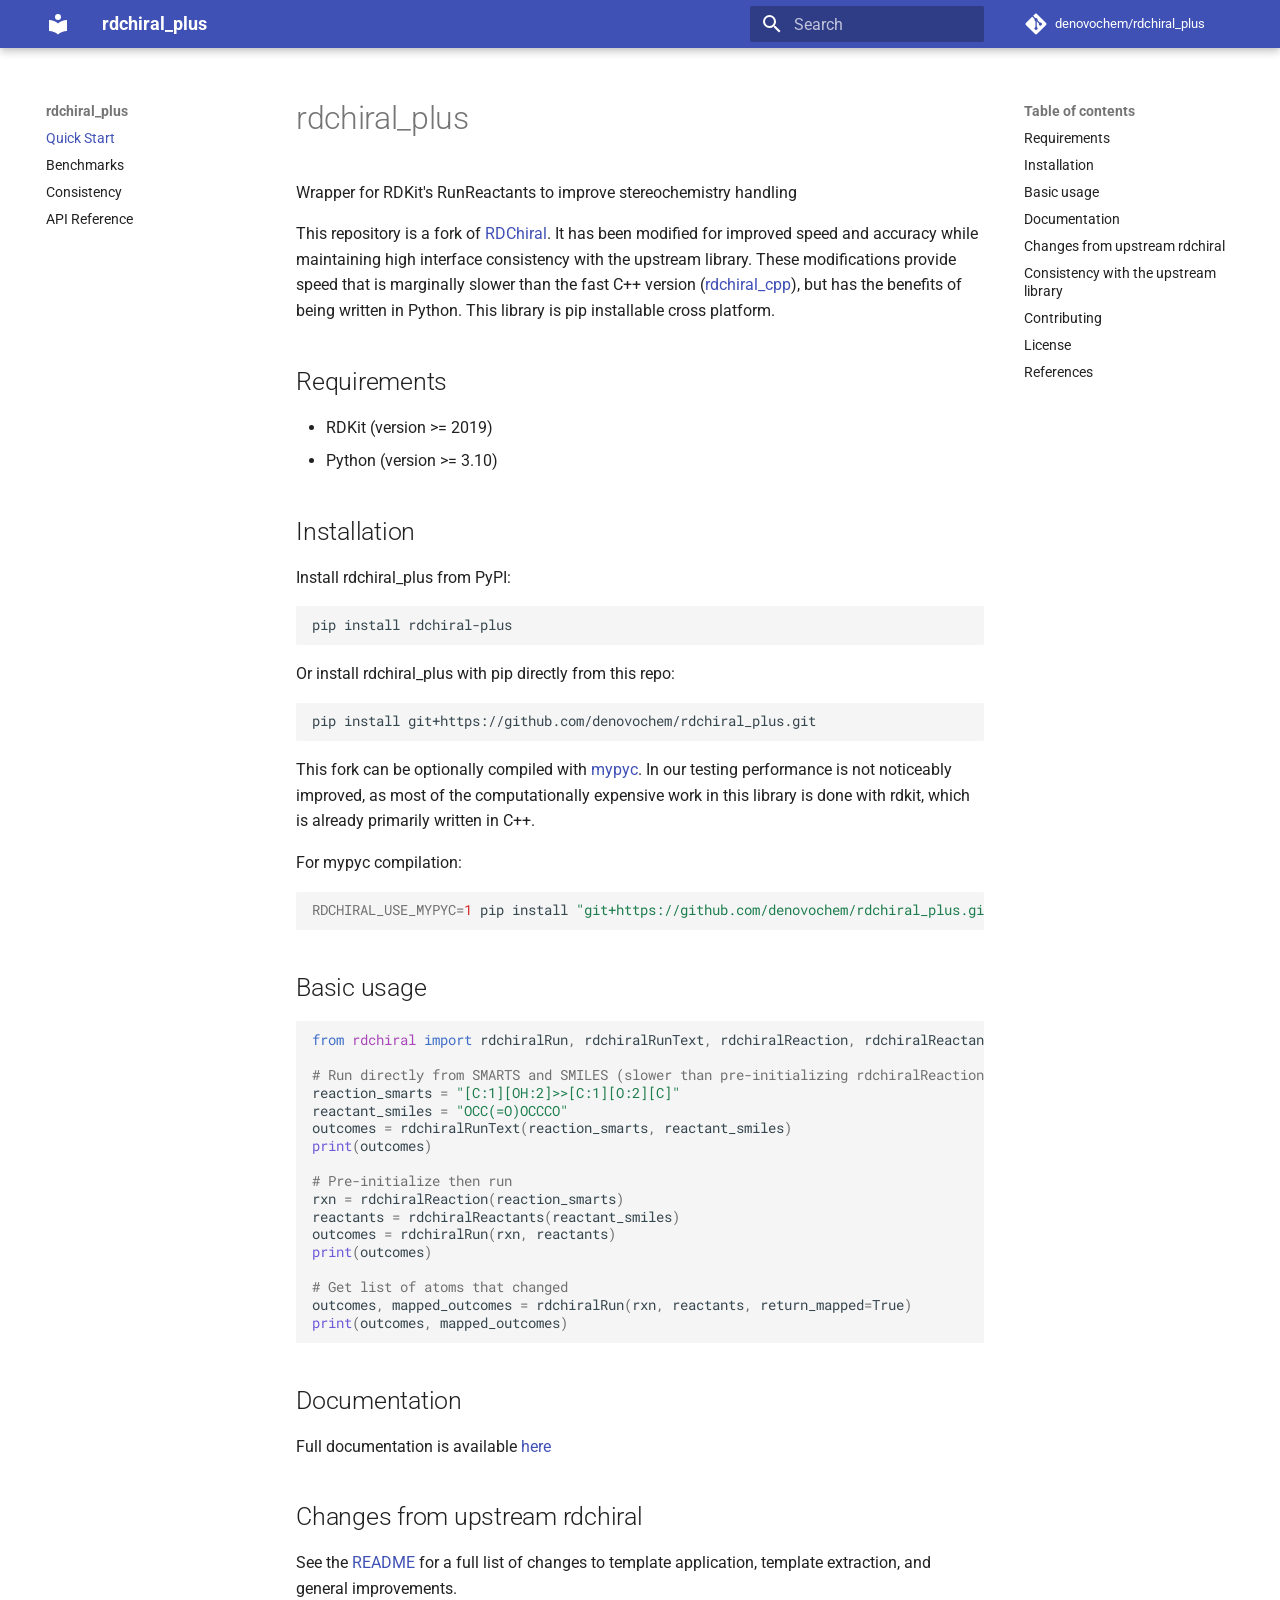
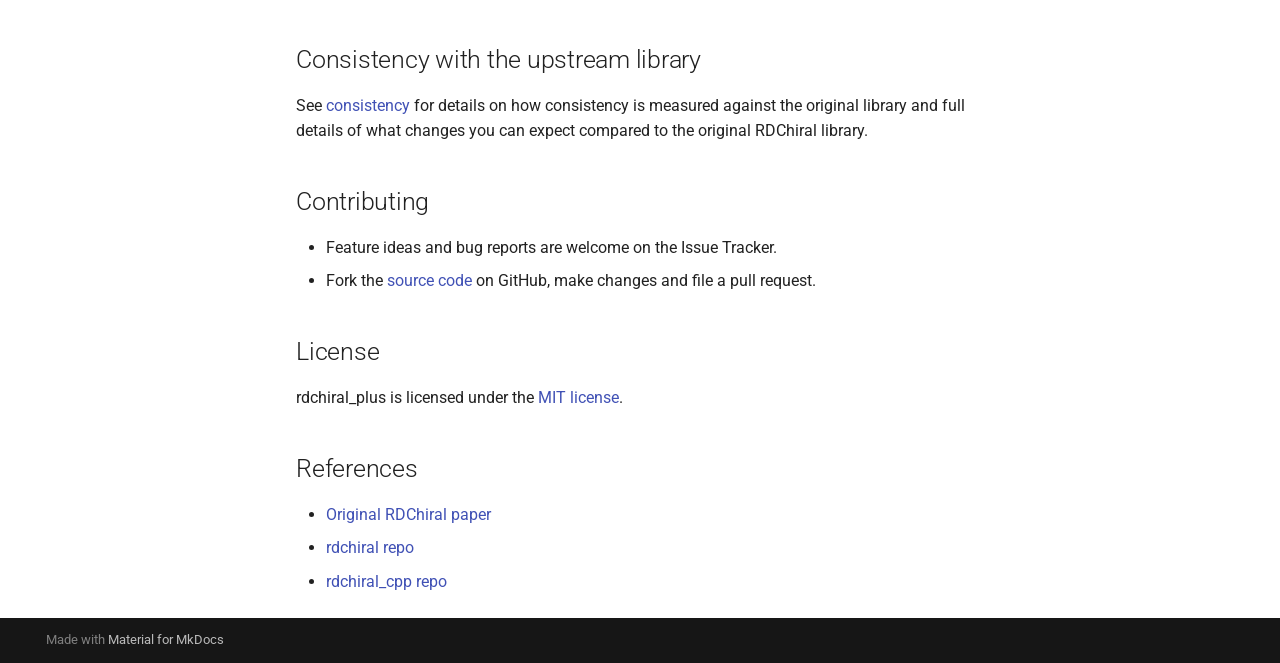
<file: index.html>
<!doctype html>
<html lang="en" class="no-js">
  <head>
    
      <meta charset="utf-8">
      <meta name="viewport" content="width=device-width,initial-scale=1">
      
      
      
      
      
        <link rel="next" href="benchmarks/">
      
      
        
      
      
      <link rel="icon" href="assets/images/favicon.png">
      <meta name="generator" content="mkdocs-1.6.1, mkdocs-material-9.7.7">
    
    
      
        <title>rdchiral_plus</title>
      
    
    
      <link rel="stylesheet" href="assets/stylesheets/main.ec1eaa64.min.css">
      
        
        <link rel="stylesheet" href="assets/stylesheets/palette.ab4e12ef.min.css">
      
      


    
    
      
    
    
      
        
        
        <link rel="preconnect" href="https://fonts.gstatic.com" crossorigin>
        <link rel="stylesheet" href="https://fonts.googleapis.com/css?family=Roboto:300,300i,400,400i,700,700i%7CRoboto+Mono:400,400i,700,700i&display=fallback">
        <style>:root{--md-text-font:"Roboto";--md-code-font:"Roboto Mono"}</style>
      
    
    
      <link rel="stylesheet" href="assets/_mkdocstrings.css">
    
      <link rel="stylesheet" href="stylesheets/extra.css">
    
    <script>__md_scope=new URL(".",location),__md_hash=e=>[...e].reduce(((e,_)=>(e<<5)-e+_.charCodeAt(0)),0),__md_get=(e,_=localStorage,t=__md_scope)=>JSON.parse(_.getItem(t.pathname+"."+e)),__md_set=(e,_,t=localStorage,a=__md_scope)=>{try{t.setItem(a.pathname+"."+e,JSON.stringify(_))}catch(e){}}</script>
    
      

    
    
  </head>
  
  
    
    
    
    
    
    <body dir="ltr" data-md-color-scheme="default" data-md-color-primary="indigo" data-md-color-accent="indigo">
  
    
    <input class="md-toggle" data-md-toggle="drawer" type="checkbox" id="__drawer" autocomplete="off">
    <input class="md-toggle" data-md-toggle="search" type="checkbox" id="__search" autocomplete="off">
    <label class="md-overlay" for="__drawer"></label>
    <div data-md-component="skip">
      
        
        <a href="#rdchiral_plus" class="md-skip">
          Skip to content
        </a>
      
    </div>
    <div data-md-component="announce">
      
    </div>
    
    
      

  

<header class="md-header md-header--shadow" data-md-component="header">
  <nav class="md-header__inner md-grid" aria-label="Header">
    <a href="." title="rdchiral_plus" class="md-header__button md-logo" aria-label="rdchiral_plus" data-md-component="logo">
      
  
  <svg xmlns="http://www.w3.org/2000/svg" viewBox="0 0 24 24"><path d="M12 8a3 3 0 0 0 3-3 3 3 0 0 0-3-3 3 3 0 0 0-3 3 3 3 0 0 0 3 3m0 3.54C9.64 9.35 6.5 8 3 8v11c3.5 0 6.64 1.35 9 3.54 2.36-2.19 5.5-3.54 9-3.54V8c-3.5 0-6.64 1.35-9 3.54"/></svg>

    </a>
    <label class="md-header__button md-icon" for="__drawer">
      
      <svg xmlns="http://www.w3.org/2000/svg" viewBox="0 0 24 24"><path d="M3 6h18v2H3zm0 5h18v2H3zm0 5h18v2H3z"/></svg>
    </label>
    <div class="md-header__title" data-md-component="header-title">
      <div class="md-header__ellipsis">
        <div class="md-header__topic">
          <span class="md-ellipsis">
            rdchiral_plus
          </span>
        </div>
        <div class="md-header__topic" data-md-component="header-topic">
          <span class="md-ellipsis">
            
              Quick Start
            
          </span>
        </div>
      </div>
    </div>
    
      
    
    
    
    
      
      
        <label class="md-header__button md-icon" for="__search">
          
          <svg xmlns="http://www.w3.org/2000/svg" viewBox="0 0 24 24"><path d="M9.5 3A6.5 6.5 0 0 1 16 9.5c0 1.61-.59 3.09-1.56 4.23l.27.27h.79l5 5-1.5 1.5-5-5v-.79l-.27-.27A6.52 6.52 0 0 1 9.5 16 6.5 6.5 0 0 1 3 9.5 6.5 6.5 0 0 1 9.5 3m0 2C7 5 5 7 5 9.5S7 14 9.5 14 14 12 14 9.5 12 5 9.5 5"/></svg>
        </label>
        <div class="md-search" data-md-component="search" role="dialog">
  <label class="md-search__overlay" for="__search"></label>
  <div class="md-search__inner" role="search">
    <form class="md-search__form" name="search">
      <input type="text" class="md-search__input" name="query" aria-label="Search" placeholder="Search" autocapitalize="off" autocorrect="off" autocomplete="off" spellcheck="false" data-md-component="search-query" required>
      <label class="md-search__icon md-icon" for="__search">
        
        <svg xmlns="http://www.w3.org/2000/svg" viewBox="0 0 24 24"><path d="M9.5 3A6.5 6.5 0 0 1 16 9.5c0 1.61-.59 3.09-1.56 4.23l.27.27h.79l5 5-1.5 1.5-5-5v-.79l-.27-.27A6.52 6.52 0 0 1 9.5 16 6.5 6.5 0 0 1 3 9.5 6.5 6.5 0 0 1 9.5 3m0 2C7 5 5 7 5 9.5S7 14 9.5 14 14 12 14 9.5 12 5 9.5 5"/></svg>
        
        <svg xmlns="http://www.w3.org/2000/svg" viewBox="0 0 24 24"><path d="M20 11v2H8l5.5 5.5-1.42 1.42L4.16 12l7.92-7.92L13.5 5.5 8 11z"/></svg>
      </label>
      <nav class="md-search__options" aria-label="Search">
        
        <button type="reset" class="md-search__icon md-icon" title="Clear" aria-label="Clear" tabindex="-1">
          
          <svg xmlns="http://www.w3.org/2000/svg" viewBox="0 0 24 24"><path d="M19 6.41 17.59 5 12 10.59 6.41 5 5 6.41 10.59 12 5 17.59 6.41 19 12 13.41 17.59 19 19 17.59 13.41 12z"/></svg>
        </button>
      </nav>
      
        <div class="md-search__suggest" data-md-component="search-suggest"></div>
      
    </form>
    <div class="md-search__output">
      <div class="md-search__scrollwrap" tabindex="0" data-md-scrollfix>
        <div class="md-search-result" data-md-component="search-result">
          <div class="md-search-result__meta">
            Initializing search
          </div>
          <ol class="md-search-result__list" role="presentation"></ol>
        </div>
      </div>
    </div>
  </div>
</div>
      
    
    
      <div class="md-header__source">
        <a href="https://github.com/denovochem/rdchiral_plus" title="Go to repository" class="md-source" data-md-component="source">
  <div class="md-source__icon md-icon">
    
    <svg xmlns="http://www.w3.org/2000/svg" viewBox="0 0 448 512"><!--! Font Awesome Free 7.1.0 by @fontawesome - https://fontawesome.com License - https://fontawesome.com/license/free (Icons: CC BY 4.0, Fonts: SIL OFL 1.1, Code: MIT License) Copyright 2025 Fonticons, Inc.--><path d="M439.6 236.1 244 40.5c-5.4-5.5-12.8-8.5-20.4-8.5s-15 3-20.4 8.4L162.5 81l51.5 51.5c27.1-9.1 52.7 16.8 43.4 43.7l49.7 49.7c34.2-11.8 61.2 31 35.5 56.7-26.5 26.5-70.2-2.9-56-37.3L240.3 199v121.9c25.3 12.5 22.3 41.8 9.1 55-6.4 6.4-15.2 10.1-24.3 10.1s-17.8-3.6-24.3-10.1c-17.6-17.6-11.1-46.9 11.2-56v-123c-20.8-8.5-24.6-30.7-18.6-45L142.6 101 8.5 235.1C3 240.6 0 247.9 0 255.5s3 15 8.5 20.4l195.6 195.7c5.4 5.4 12.7 8.4 20.4 8.4s15-3 20.4-8.4l194.7-194.7c5.4-5.4 8.4-12.8 8.4-20.4s-3-15-8.4-20.4"/></svg>
  </div>
  <div class="md-source__repository">
    denovochem/rdchiral_plus
  </div>
</a>
      </div>
    
  </nav>
  
</header>
    
    <div class="md-container" data-md-component="container">
      
      
        
          
        
      
      <main class="md-main" data-md-component="main">
        <div class="md-main__inner md-grid">
          
            
              
              <div class="md-sidebar md-sidebar--primary" data-md-component="sidebar" data-md-type="navigation" >
                <div class="md-sidebar__scrollwrap">
                  <div class="md-sidebar__inner">
                    



<nav class="md-nav md-nav--primary" aria-label="Navigation" data-md-level="0">
  <label class="md-nav__title" for="__drawer">
    <a href="." title="rdchiral_plus" class="md-nav__button md-logo" aria-label="rdchiral_plus" data-md-component="logo">
      
  
  <svg xmlns="http://www.w3.org/2000/svg" viewBox="0 0 24 24"><path d="M12 8a3 3 0 0 0 3-3 3 3 0 0 0-3-3 3 3 0 0 0-3 3 3 3 0 0 0 3 3m0 3.54C9.64 9.35 6.5 8 3 8v11c3.5 0 6.64 1.35 9 3.54 2.36-2.19 5.5-3.54 9-3.54V8c-3.5 0-6.64 1.35-9 3.54"/></svg>

    </a>
    rdchiral_plus
  </label>
  
    <div class="md-nav__source">
      <a href="https://github.com/denovochem/rdchiral_plus" title="Go to repository" class="md-source" data-md-component="source">
  <div class="md-source__icon md-icon">
    
    <svg xmlns="http://www.w3.org/2000/svg" viewBox="0 0 448 512"><!--! Font Awesome Free 7.1.0 by @fontawesome - https://fontawesome.com License - https://fontawesome.com/license/free (Icons: CC BY 4.0, Fonts: SIL OFL 1.1, Code: MIT License) Copyright 2025 Fonticons, Inc.--><path d="M439.6 236.1 244 40.5c-5.4-5.5-12.8-8.5-20.4-8.5s-15 3-20.4 8.4L162.5 81l51.5 51.5c27.1-9.1 52.7 16.8 43.4 43.7l49.7 49.7c34.2-11.8 61.2 31 35.5 56.7-26.5 26.5-70.2-2.9-56-37.3L240.3 199v121.9c25.3 12.5 22.3 41.8 9.1 55-6.4 6.4-15.2 10.1-24.3 10.1s-17.8-3.6-24.3-10.1c-17.6-17.6-11.1-46.9 11.2-56v-123c-20.8-8.5-24.6-30.7-18.6-45L142.6 101 8.5 235.1C3 240.6 0 247.9 0 255.5s3 15 8.5 20.4l195.6 195.7c5.4 5.4 12.7 8.4 20.4 8.4s15-3 20.4-8.4l194.7-194.7c5.4-5.4 8.4-12.8 8.4-20.4s-3-15-8.4-20.4"/></svg>
  </div>
  <div class="md-source__repository">
    denovochem/rdchiral_plus
  </div>
</a>
    </div>
  
  <ul class="md-nav__list" data-md-scrollfix>
    
      
      
  
  
    
  
  
  
    <li class="md-nav__item md-nav__item--active">
      
      <input class="md-nav__toggle md-toggle" type="checkbox" id="__toc">
      
      
        
      
      
        <label class="md-nav__link md-nav__link--active" for="__toc">
          
  
  
  <span class="md-ellipsis">
    
  
    Quick Start
  

    
  </span>
  
  

          <span class="md-nav__icon md-icon"></span>
        </label>
      
      <a href="." class="md-nav__link md-nav__link--active">
        
  
  
  <span class="md-ellipsis">
    
  
    Quick Start
  

    
  </span>
  
  

      </a>
      
        

<nav class="md-nav md-nav--secondary" aria-label="Table of contents">
  
  
  
    
  
  
    <label class="md-nav__title" for="__toc">
      <span class="md-nav__icon md-icon"></span>
      Table of contents
    </label>
    <ul class="md-nav__list" data-md-component="toc" data-md-scrollfix>
      
        <li class="md-nav__item">
  <a href="#requirements" class="md-nav__link">
    <span class="md-ellipsis">
      
        Requirements
      
    </span>
  </a>
  
</li>
      
        <li class="md-nav__item">
  <a href="#installation" class="md-nav__link">
    <span class="md-ellipsis">
      
        Installation
      
    </span>
  </a>
  
</li>
      
        <li class="md-nav__item">
  <a href="#basic-usage" class="md-nav__link">
    <span class="md-ellipsis">
      
        Basic usage
      
    </span>
  </a>
  
</li>
      
        <li class="md-nav__item">
  <a href="#documentation" class="md-nav__link">
    <span class="md-ellipsis">
      
        Documentation
      
    </span>
  </a>
  
</li>
      
        <li class="md-nav__item">
  <a href="#changes-from-upstream-rdchiral" class="md-nav__link">
    <span class="md-ellipsis">
      
        Changes from upstream rdchiral
      
    </span>
  </a>
  
</li>
      
        <li class="md-nav__item">
  <a href="#consistency-with-the-upstream-library" class="md-nav__link">
    <span class="md-ellipsis">
      
        Consistency with the upstream library
      
    </span>
  </a>
  
</li>
      
        <li class="md-nav__item">
  <a href="#contributing" class="md-nav__link">
    <span class="md-ellipsis">
      
        Contributing
      
    </span>
  </a>
  
</li>
      
        <li class="md-nav__item">
  <a href="#license" class="md-nav__link">
    <span class="md-ellipsis">
      
        License
      
    </span>
  </a>
  
</li>
      
        <li class="md-nav__item">
  <a href="#references" class="md-nav__link">
    <span class="md-ellipsis">
      
        References
      
    </span>
  </a>
  
</li>
      
    </ul>
  
</nav>
      
    </li>
  

    
      
      
  
  
  
  
    <li class="md-nav__item">
      <a href="benchmarks/" class="md-nav__link">
        
  
  
  <span class="md-ellipsis">
    
  
    Benchmarks
  

    
  </span>
  
  

      </a>
    </li>
  

    
      
      
  
  
  
  
    <li class="md-nav__item">
      <a href="consistency/" class="md-nav__link">
        
  
  
  <span class="md-ellipsis">
    
  
    Consistency
  

    
  </span>
  
  

      </a>
    </li>
  

    
      
      
  
  
  
  
    <li class="md-nav__item">
      <a href="reference/" class="md-nav__link">
        
  
  
  <span class="md-ellipsis">
    
  
    API Reference
  

    
  </span>
  
  

      </a>
    </li>
  

    
  </ul>
</nav>
                  </div>
                </div>
              </div>
            
            
              
              <div class="md-sidebar md-sidebar--secondary" data-md-component="sidebar" data-md-type="toc" >
                <div class="md-sidebar__scrollwrap">
                  <div class="md-sidebar__inner">
                    

<nav class="md-nav md-nav--secondary" aria-label="Table of contents">
  
  
  
    
  
  
    <label class="md-nav__title" for="__toc">
      <span class="md-nav__icon md-icon"></span>
      Table of contents
    </label>
    <ul class="md-nav__list" data-md-component="toc" data-md-scrollfix>
      
        <li class="md-nav__item">
  <a href="#requirements" class="md-nav__link">
    <span class="md-ellipsis">
      
        Requirements
      
    </span>
  </a>
  
</li>
      
        <li class="md-nav__item">
  <a href="#installation" class="md-nav__link">
    <span class="md-ellipsis">
      
        Installation
      
    </span>
  </a>
  
</li>
      
        <li class="md-nav__item">
  <a href="#basic-usage" class="md-nav__link">
    <span class="md-ellipsis">
      
        Basic usage
      
    </span>
  </a>
  
</li>
      
        <li class="md-nav__item">
  <a href="#documentation" class="md-nav__link">
    <span class="md-ellipsis">
      
        Documentation
      
    </span>
  </a>
  
</li>
      
        <li class="md-nav__item">
  <a href="#changes-from-upstream-rdchiral" class="md-nav__link">
    <span class="md-ellipsis">
      
        Changes from upstream rdchiral
      
    </span>
  </a>
  
</li>
      
        <li class="md-nav__item">
  <a href="#consistency-with-the-upstream-library" class="md-nav__link">
    <span class="md-ellipsis">
      
        Consistency with the upstream library
      
    </span>
  </a>
  
</li>
      
        <li class="md-nav__item">
  <a href="#contributing" class="md-nav__link">
    <span class="md-ellipsis">
      
        Contributing
      
    </span>
  </a>
  
</li>
      
        <li class="md-nav__item">
  <a href="#license" class="md-nav__link">
    <span class="md-ellipsis">
      
        License
      
    </span>
  </a>
  
</li>
      
        <li class="md-nav__item">
  <a href="#references" class="md-nav__link">
    <span class="md-ellipsis">
      
        References
      
    </span>
  </a>
  
</li>
      
    </ul>
  
</nav>
                  </div>
                </div>
              </div>
            
          
          
            <div class="md-content" data-md-component="content">
              
              <article class="md-content__inner md-typeset">
                
                  


  
  


<h1 id="rdchiral_plus">rdchiral_plus</h1>
<p>Wrapper for RDKit's RunReactants to improve stereochemistry handling</p>
<p>This repository is a fork of <a href="https://github.com/connorcoley/rdchiral">RDChiral</a>. It has been modified for improved speed and accuracy while maintaining high interface consistency with the upstream library. These modifications provide speed that is marginally slower than the fast C++ version (<a href="https://gitlab.com/ljn917/rdchiral_cpp">rdchiral_cpp</a>), but has the benefits of being written in Python. This library is pip installable cross platform.</p>
<h2 id="requirements">Requirements</h2>
<ul>
<li>RDKit (version &gt;= 2019)</li>
<li>Python (version &gt;= 3.10)</li>
</ul>
<h2 id="installation">Installation</h2>
<p>Install rdchiral_plus from PyPI:</p>
<div class="highlight"><pre><span></span><code>pip<span class="w"> </span>install<span class="w"> </span>rdchiral-plus
</code></pre></div>
<p>Or install rdchiral_plus with pip directly from this repo:</p>
<div class="highlight"><pre><span></span><code>pip<span class="w"> </span>install<span class="w"> </span>git+https://github.com/denovochem/rdchiral_plus.git
</code></pre></div>
<p>This fork can be optionally compiled with <a href="https://mypyc.readthedocs.io/en/latest/introduction.html">mypyc</a>. In our testing performance is not noticeably improved, as most of the computationally expensive work in this library is done with rdkit, which is already primarily written in C++.</p>
<p>For mypyc compilation:</p>
<div class="highlight"><pre><span></span><code><span class="nv">RDCHIRAL_USE_MYPYC</span><span class="o">=</span><span class="m">1</span><span class="w"> </span>pip<span class="w"> </span>install<span class="w"> </span><span class="s2">"git+https://github.com/denovochem/rdchiral_plus.git"</span>
</code></pre></div>
<h2 id="basic-usage">Basic usage</h2>
<div class="highlight"><pre><span></span><code><span class="kn">from</span><span class="w"> </span><span class="nn">rdchiral</span><span class="w"> </span><span class="kn">import</span> <span class="n">rdchiralRun</span><span class="p">,</span> <span class="n">rdchiralRunText</span><span class="p">,</span> <span class="n">rdchiralReaction</span><span class="p">,</span> <span class="n">rdchiralReactants</span>

<span class="c1"># Run directly from SMARTS and SMILES (slower than pre-initializing rdchiralReaction and rdchiralReactants when processing a large numbers of reactions)</span>
<span class="n">reaction_smarts</span> <span class="o">=</span> <span class="s2">"[C:1][OH:2]&gt;&gt;[C:1][O:2][C]"</span>
<span class="n">reactant_smiles</span> <span class="o">=</span> <span class="s2">"OCC(=O)OCCCO"</span>
<span class="n">outcomes</span> <span class="o">=</span> <span class="n">rdchiralRunText</span><span class="p">(</span><span class="n">reaction_smarts</span><span class="p">,</span> <span class="n">reactant_smiles</span><span class="p">)</span>
<span class="nb">print</span><span class="p">(</span><span class="n">outcomes</span><span class="p">)</span>

<span class="c1"># Pre-initialize then run</span>
<span class="n">rxn</span> <span class="o">=</span> <span class="n">rdchiralReaction</span><span class="p">(</span><span class="n">reaction_smarts</span><span class="p">)</span>
<span class="n">reactants</span> <span class="o">=</span> <span class="n">rdchiralReactants</span><span class="p">(</span><span class="n">reactant_smiles</span><span class="p">)</span>
<span class="n">outcomes</span> <span class="o">=</span> <span class="n">rdchiralRun</span><span class="p">(</span><span class="n">rxn</span><span class="p">,</span> <span class="n">reactants</span><span class="p">)</span>
<span class="nb">print</span><span class="p">(</span><span class="n">outcomes</span><span class="p">)</span>

<span class="c1"># Get list of atoms that changed</span>
<span class="n">outcomes</span><span class="p">,</span> <span class="n">mapped_outcomes</span> <span class="o">=</span> <span class="n">rdchiralRun</span><span class="p">(</span><span class="n">rxn</span><span class="p">,</span> <span class="n">reactants</span><span class="p">,</span> <span class="n">return_mapped</span><span class="o">=</span><span class="kc">True</span><span class="p">)</span>
<span class="nb">print</span><span class="p">(</span><span class="n">outcomes</span><span class="p">,</span> <span class="n">mapped_outcomes</span><span class="p">)</span>
</code></pre></div>
<h2 id="documentation">Documentation</h2>
<p>Full documentation is available <a href="https://denovochem.github.io/rdchiral_plus/">here</a></p>
<h2 id="changes-from-upstream-rdchiral">Changes from upstream rdchiral</h2>
<p>See the <a href="https://github.com/denovochem/rdchiral_plus#changes-to-template-application">README</a> for a full list of changes to template application, template extraction, and general improvements.</p>
<h2 id="consistency-with-the-upstream-library">Consistency with the upstream library</h2>
<p>See <a href="consistency/">consistency</a> for details on how consistency is measured against the original library and full details of what changes you can expect compared to the original RDChiral library.</p>
<h2 id="contributing">Contributing</h2>
<ul>
<li>Feature ideas and bug reports are welcome on the Issue Tracker.</li>
<li>Fork the <a href="https://github.com/denovochem/rdchiral_plus">source code</a> on GitHub, make changes and file a pull request.</li>
</ul>
<h2 id="license">License</h2>
<p>rdchiral_plus is licensed under the <a href="https://github.com/denovochem/rdchiral_plus/blob/main/LICENSE">MIT license</a>.</p>
<h2 id="references">References</h2>
<ul>
<li><a href="https://pubs.acs.org/doi/abs/10.1021/acs.jcim.9b00286">Original RDChiral paper</a></li>
<li><a href="https://github.com/connorcoley/rdchiral">rdchiral repo</a></li>
<li><a href="https://gitlab.com/ljn917/rdchiral_cpp">rdchiral_cpp repo</a></li>
</ul>












                
              </article>
            </div>
          
          
<script>var target=document.getElementById(location.hash.slice(1));target&&target.name&&(target.checked=target.name.startsWith("__tabbed_"))</script>
        </div>
        
      </main>
      
        <footer class="md-footer">
  
  <div class="md-footer-meta md-typeset">
    <div class="md-footer-meta__inner md-grid">
      <div class="md-copyright">
  
  
    Made with
    <a href="https://squidfunk.github.io/mkdocs-material/" target="_blank" rel="noopener">
      Material for MkDocs
    </a>
  
</div>
      
    </div>
  </div>
</footer>
      
    </div>
    <div class="md-dialog" data-md-component="dialog">
      <div class="md-dialog__inner md-typeset"></div>
    </div>
    
    
    
      
      
      <script id="__config" type="application/json">{"annotate": null, "base": ".", "features": ["navigation.sections", "navigation.expand", "search.suggest"], "search": "assets/javascripts/workers/search.2c215733.min.js", "tags": null, "translations": {"clipboard.copied": "Copied to clipboard", "clipboard.copy": "Copy to clipboard", "search.result.more.one": "1 more on this page", "search.result.more.other": "# more on this page", "search.result.none": "No matching documents", "search.result.one": "1 matching document", "search.result.other": "# matching documents", "search.result.placeholder": "Type to start searching", "search.result.term.missing": "Missing", "select.version": "Select version"}, "version": null}</script>
    
    
      <script src="assets/javascripts/bundle.d7400e89.min.js"></script>
      
    
  </body>
</html>
</file>
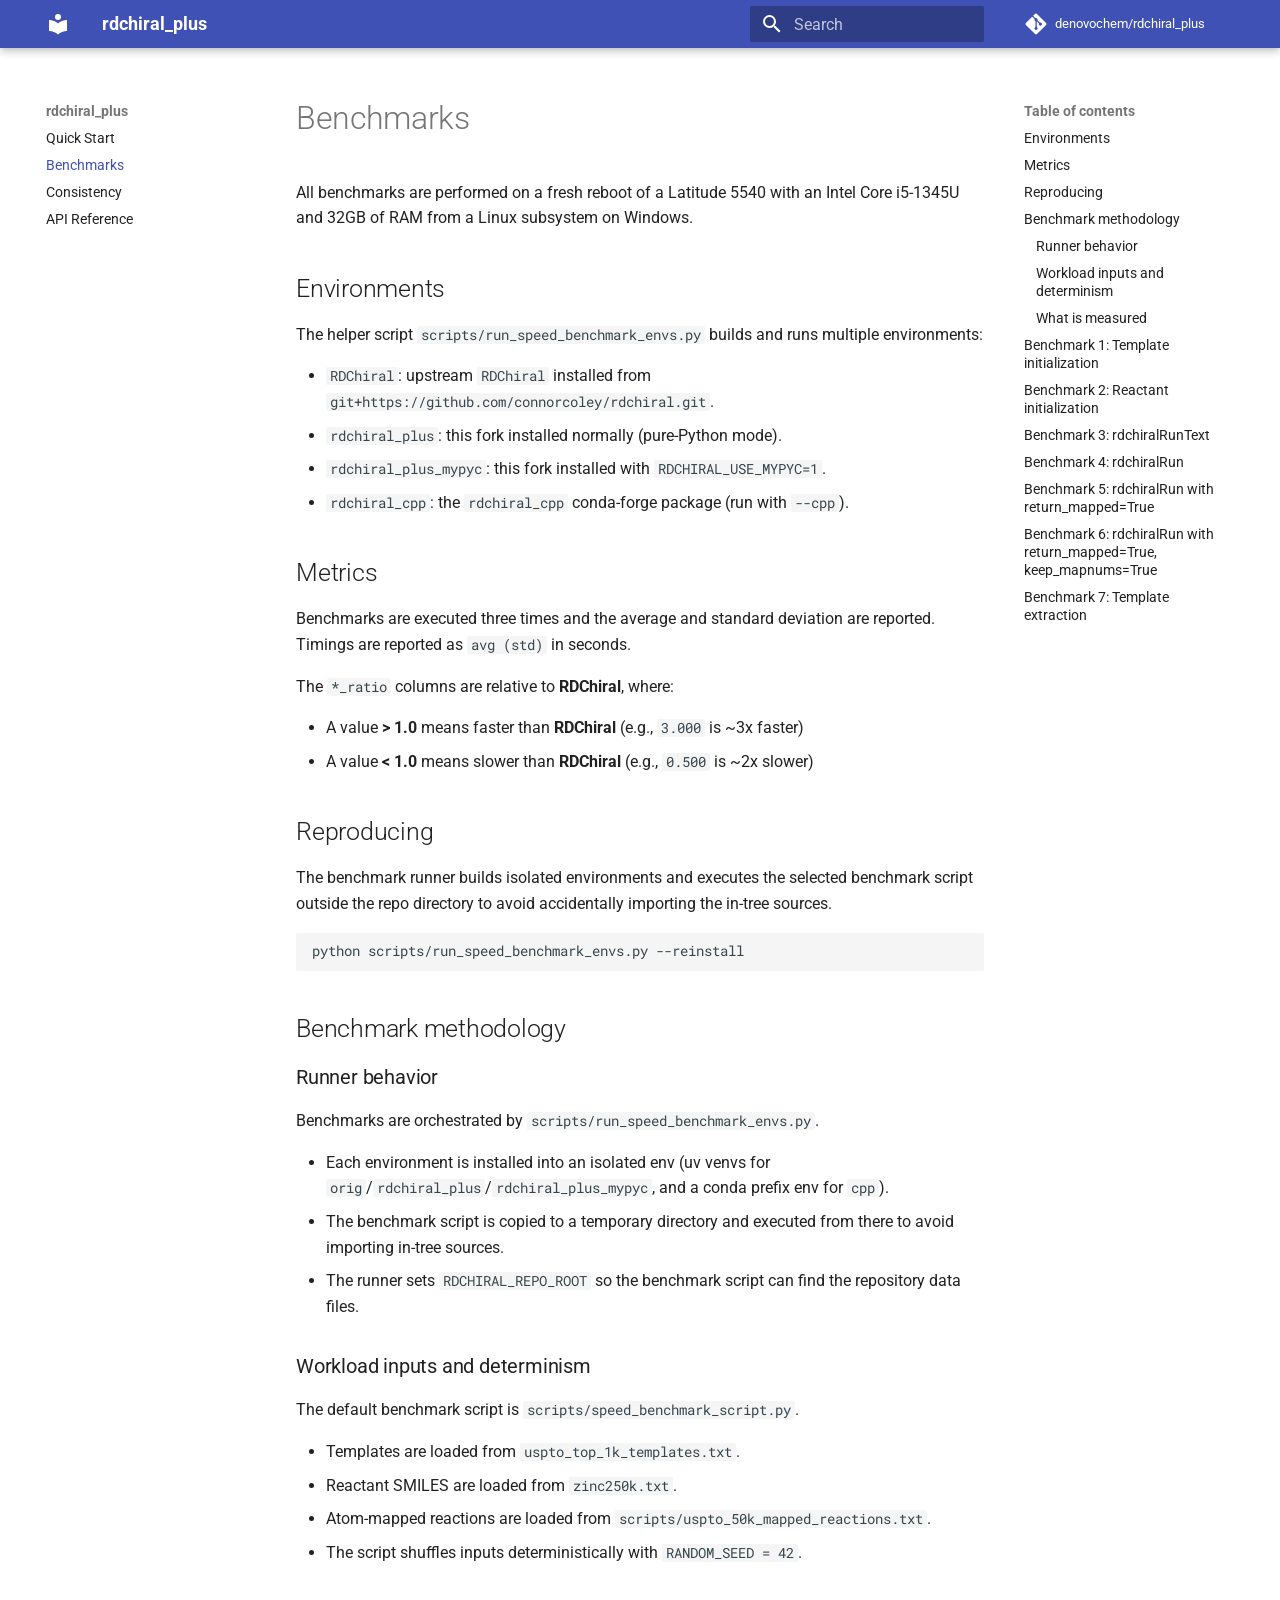
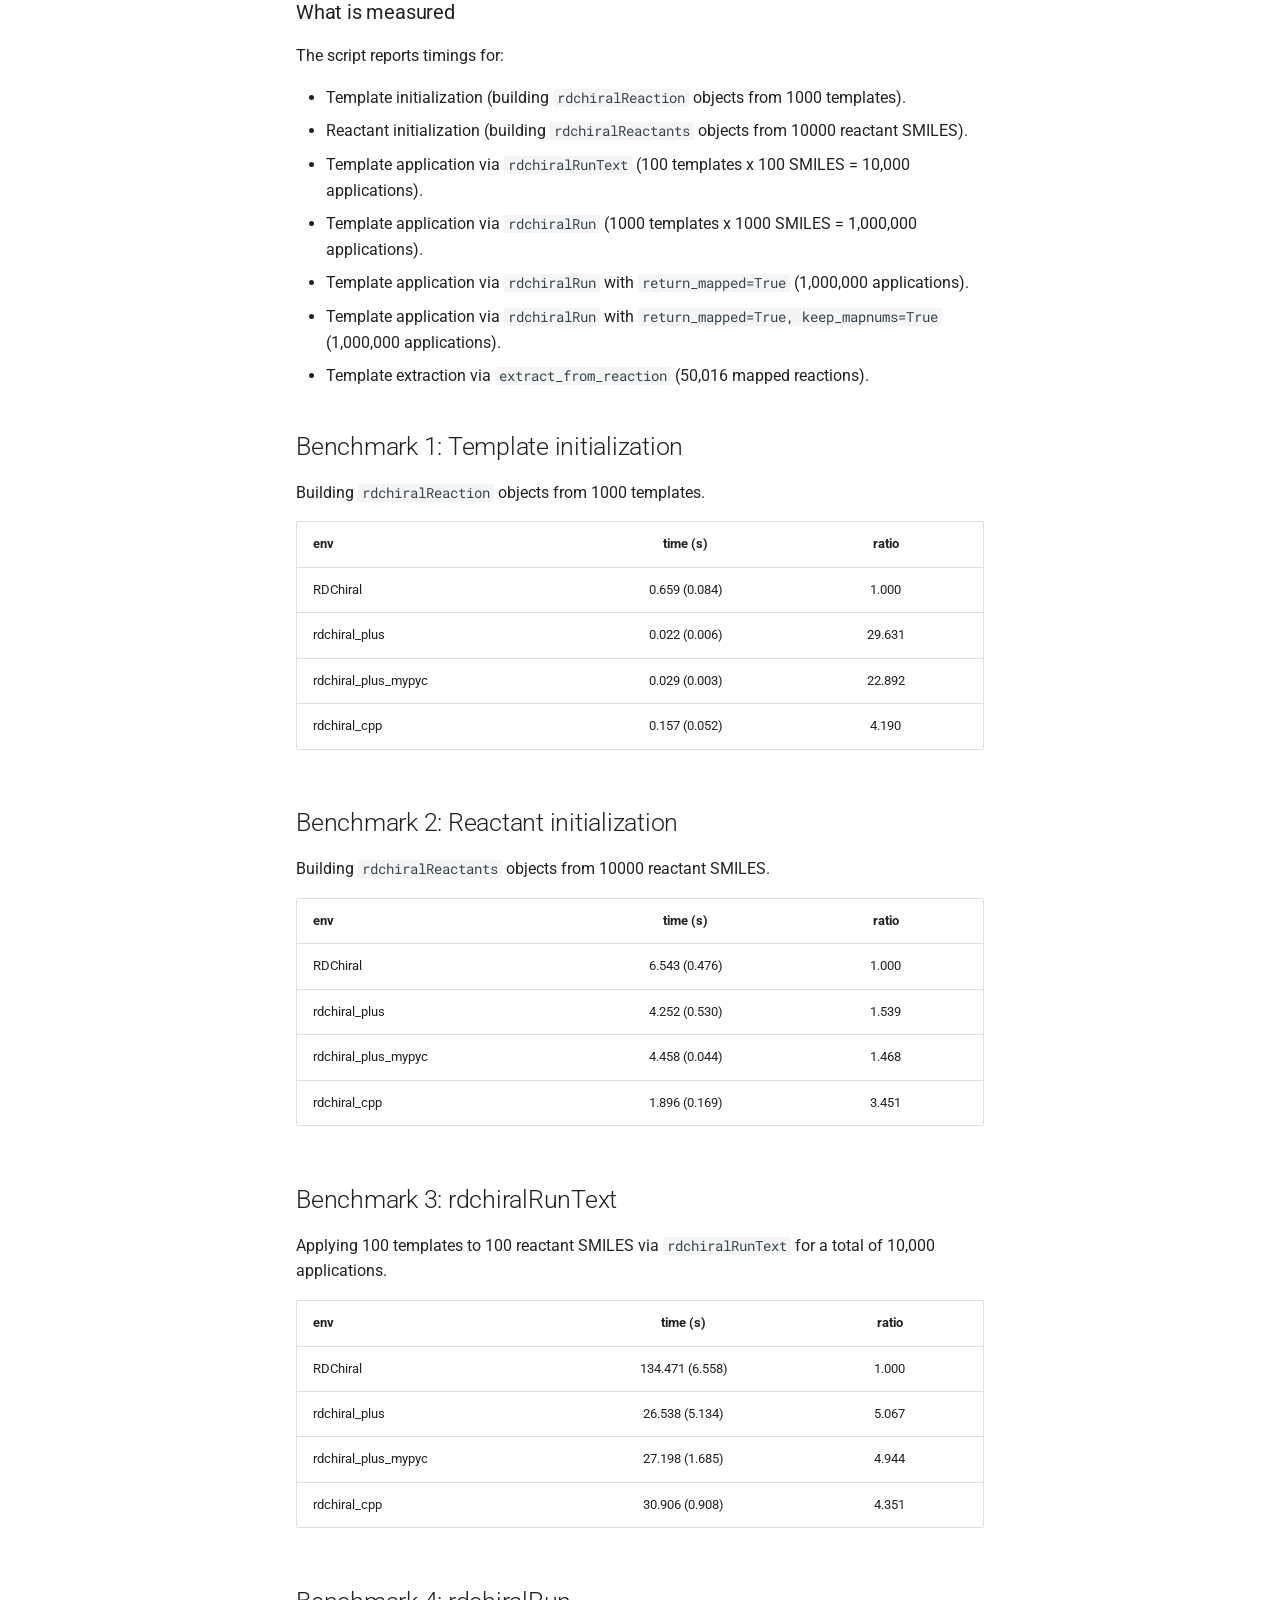
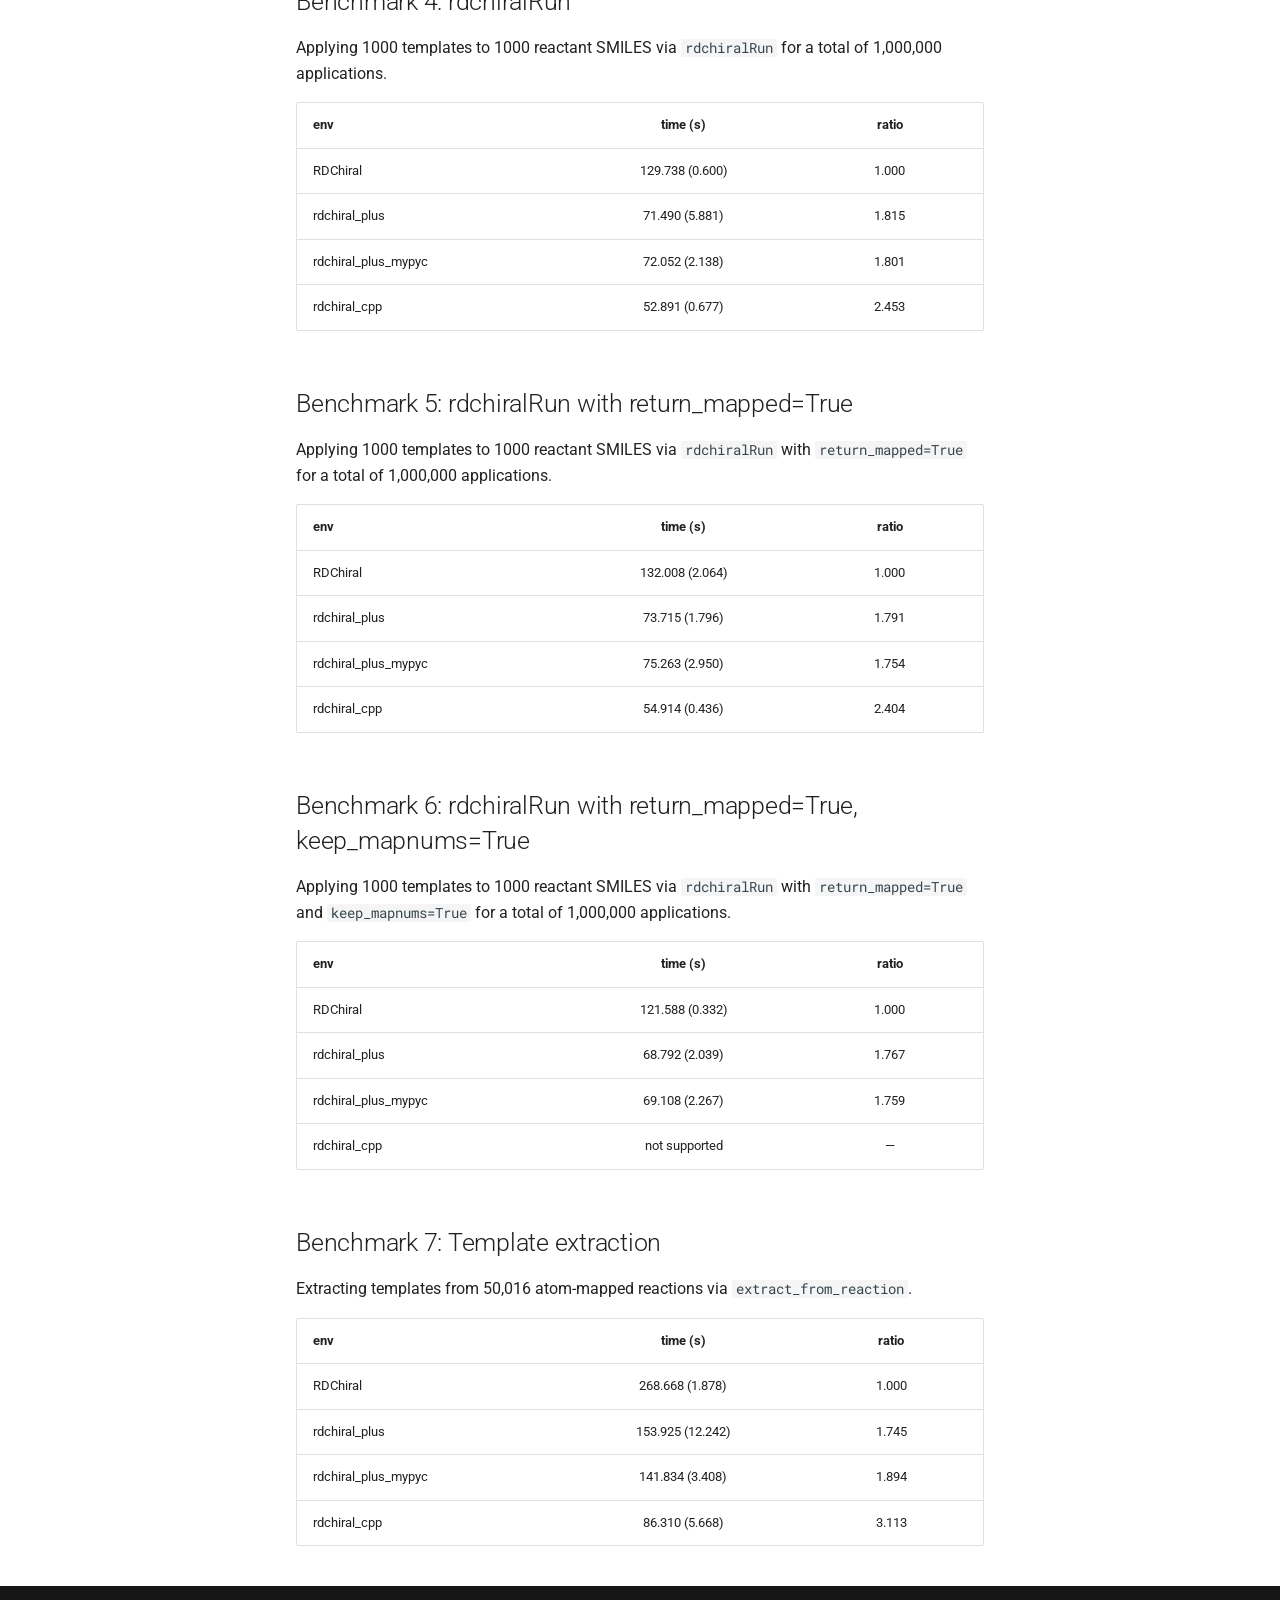
<file: benchmarks/index.html>
<!doctype html>
<html lang="en" class="no-js">
  <head>
    
      <meta charset="utf-8">
      <meta name="viewport" content="width=device-width,initial-scale=1">
      
      
      
      
        <link rel="prev" href="..">
      
      
        <link rel="next" href="../consistency/">
      
      
        
      
      
      <link rel="icon" href="../assets/images/favicon.png">
      <meta name="generator" content="mkdocs-1.6.1, mkdocs-material-9.7.7">
    
    
      
        <title>Benchmarks - rdchiral_plus</title>
      
    
    
      <link rel="stylesheet" href="../assets/stylesheets/main.ec1eaa64.min.css">
      
        
        <link rel="stylesheet" href="../assets/stylesheets/palette.ab4e12ef.min.css">
      
      


    
    
      
    
    
      
        
        
        <link rel="preconnect" href="https://fonts.gstatic.com" crossorigin>
        <link rel="stylesheet" href="https://fonts.googleapis.com/css?family=Roboto:300,300i,400,400i,700,700i%7CRoboto+Mono:400,400i,700,700i&display=fallback">
        <style>:root{--md-text-font:"Roboto";--md-code-font:"Roboto Mono"}</style>
      
    
    
      <link rel="stylesheet" href="../assets/_mkdocstrings.css">
    
      <link rel="stylesheet" href="../stylesheets/extra.css">
    
    <script>__md_scope=new URL("..",location),__md_hash=e=>[...e].reduce(((e,_)=>(e<<5)-e+_.charCodeAt(0)),0),__md_get=(e,_=localStorage,t=__md_scope)=>JSON.parse(_.getItem(t.pathname+"."+e)),__md_set=(e,_,t=localStorage,a=__md_scope)=>{try{t.setItem(a.pathname+"."+e,JSON.stringify(_))}catch(e){}}</script>
    
      

    
    
  </head>
  
  
    
    
    
    
    
    <body dir="ltr" data-md-color-scheme="default" data-md-color-primary="indigo" data-md-color-accent="indigo">
  
    
    <input class="md-toggle" data-md-toggle="drawer" type="checkbox" id="__drawer" autocomplete="off">
    <input class="md-toggle" data-md-toggle="search" type="checkbox" id="__search" autocomplete="off">
    <label class="md-overlay" for="__drawer"></label>
    <div data-md-component="skip">
      
        
        <a href="#benchmarks" class="md-skip">
          Skip to content
        </a>
      
    </div>
    <div data-md-component="announce">
      
    </div>
    
    
      

  

<header class="md-header md-header--shadow" data-md-component="header">
  <nav class="md-header__inner md-grid" aria-label="Header">
    <a href=".." title="rdchiral_plus" class="md-header__button md-logo" aria-label="rdchiral_plus" data-md-component="logo">
      
  
  <svg xmlns="http://www.w3.org/2000/svg" viewBox="0 0 24 24"><path d="M12 8a3 3 0 0 0 3-3 3 3 0 0 0-3-3 3 3 0 0 0-3 3 3 3 0 0 0 3 3m0 3.54C9.64 9.35 6.5 8 3 8v11c3.5 0 6.64 1.35 9 3.54 2.36-2.19 5.5-3.54 9-3.54V8c-3.5 0-6.64 1.35-9 3.54"/></svg>

    </a>
    <label class="md-header__button md-icon" for="__drawer">
      
      <svg xmlns="http://www.w3.org/2000/svg" viewBox="0 0 24 24"><path d="M3 6h18v2H3zm0 5h18v2H3zm0 5h18v2H3z"/></svg>
    </label>
    <div class="md-header__title" data-md-component="header-title">
      <div class="md-header__ellipsis">
        <div class="md-header__topic">
          <span class="md-ellipsis">
            rdchiral_plus
          </span>
        </div>
        <div class="md-header__topic" data-md-component="header-topic">
          <span class="md-ellipsis">
            
              Benchmarks
            
          </span>
        </div>
      </div>
    </div>
    
      
    
    
    
    
      
      
        <label class="md-header__button md-icon" for="__search">
          
          <svg xmlns="http://www.w3.org/2000/svg" viewBox="0 0 24 24"><path d="M9.5 3A6.5 6.5 0 0 1 16 9.5c0 1.61-.59 3.09-1.56 4.23l.27.27h.79l5 5-1.5 1.5-5-5v-.79l-.27-.27A6.52 6.52 0 0 1 9.5 16 6.5 6.5 0 0 1 3 9.5 6.5 6.5 0 0 1 9.5 3m0 2C7 5 5 7 5 9.5S7 14 9.5 14 14 12 14 9.5 12 5 9.5 5"/></svg>
        </label>
        <div class="md-search" data-md-component="search" role="dialog">
  <label class="md-search__overlay" for="__search"></label>
  <div class="md-search__inner" role="search">
    <form class="md-search__form" name="search">
      <input type="text" class="md-search__input" name="query" aria-label="Search" placeholder="Search" autocapitalize="off" autocorrect="off" autocomplete="off" spellcheck="false" data-md-component="search-query" required>
      <label class="md-search__icon md-icon" for="__search">
        
        <svg xmlns="http://www.w3.org/2000/svg" viewBox="0 0 24 24"><path d="M9.5 3A6.5 6.5 0 0 1 16 9.5c0 1.61-.59 3.09-1.56 4.23l.27.27h.79l5 5-1.5 1.5-5-5v-.79l-.27-.27A6.52 6.52 0 0 1 9.5 16 6.5 6.5 0 0 1 3 9.5 6.5 6.5 0 0 1 9.5 3m0 2C7 5 5 7 5 9.5S7 14 9.5 14 14 12 14 9.5 12 5 9.5 5"/></svg>
        
        <svg xmlns="http://www.w3.org/2000/svg" viewBox="0 0 24 24"><path d="M20 11v2H8l5.5 5.5-1.42 1.42L4.16 12l7.92-7.92L13.5 5.5 8 11z"/></svg>
      </label>
      <nav class="md-search__options" aria-label="Search">
        
        <button type="reset" class="md-search__icon md-icon" title="Clear" aria-label="Clear" tabindex="-1">
          
          <svg xmlns="http://www.w3.org/2000/svg" viewBox="0 0 24 24"><path d="M19 6.41 17.59 5 12 10.59 6.41 5 5 6.41 10.59 12 5 17.59 6.41 19 12 13.41 17.59 19 19 17.59 13.41 12z"/></svg>
        </button>
      </nav>
      
        <div class="md-search__suggest" data-md-component="search-suggest"></div>
      
    </form>
    <div class="md-search__output">
      <div class="md-search__scrollwrap" tabindex="0" data-md-scrollfix>
        <div class="md-search-result" data-md-component="search-result">
          <div class="md-search-result__meta">
            Initializing search
          </div>
          <ol class="md-search-result__list" role="presentation"></ol>
        </div>
      </div>
    </div>
  </div>
</div>
      
    
    
      <div class="md-header__source">
        <a href="https://github.com/denovochem/rdchiral_plus" title="Go to repository" class="md-source" data-md-component="source">
  <div class="md-source__icon md-icon">
    
    <svg xmlns="http://www.w3.org/2000/svg" viewBox="0 0 448 512"><!--! Font Awesome Free 7.1.0 by @fontawesome - https://fontawesome.com License - https://fontawesome.com/license/free (Icons: CC BY 4.0, Fonts: SIL OFL 1.1, Code: MIT License) Copyright 2025 Fonticons, Inc.--><path d="M439.6 236.1 244 40.5c-5.4-5.5-12.8-8.5-20.4-8.5s-15 3-20.4 8.4L162.5 81l51.5 51.5c27.1-9.1 52.7 16.8 43.4 43.7l49.7 49.7c34.2-11.8 61.2 31 35.5 56.7-26.5 26.5-70.2-2.9-56-37.3L240.3 199v121.9c25.3 12.5 22.3 41.8 9.1 55-6.4 6.4-15.2 10.1-24.3 10.1s-17.8-3.6-24.3-10.1c-17.6-17.6-11.1-46.9 11.2-56v-123c-20.8-8.5-24.6-30.7-18.6-45L142.6 101 8.5 235.1C3 240.6 0 247.9 0 255.5s3 15 8.5 20.4l195.6 195.7c5.4 5.4 12.7 8.4 20.4 8.4s15-3 20.4-8.4l194.7-194.7c5.4-5.4 8.4-12.8 8.4-20.4s-3-15-8.4-20.4"/></svg>
  </div>
  <div class="md-source__repository">
    denovochem/rdchiral_plus
  </div>
</a>
      </div>
    
  </nav>
  
</header>
    
    <div class="md-container" data-md-component="container">
      
      
        
          
        
      
      <main class="md-main" data-md-component="main">
        <div class="md-main__inner md-grid">
          
            
              
              <div class="md-sidebar md-sidebar--primary" data-md-component="sidebar" data-md-type="navigation" >
                <div class="md-sidebar__scrollwrap">
                  <div class="md-sidebar__inner">
                    



<nav class="md-nav md-nav--primary" aria-label="Navigation" data-md-level="0">
  <label class="md-nav__title" for="__drawer">
    <a href=".." title="rdchiral_plus" class="md-nav__button md-logo" aria-label="rdchiral_plus" data-md-component="logo">
      
  
  <svg xmlns="http://www.w3.org/2000/svg" viewBox="0 0 24 24"><path d="M12 8a3 3 0 0 0 3-3 3 3 0 0 0-3-3 3 3 0 0 0-3 3 3 3 0 0 0 3 3m0 3.54C9.64 9.35 6.5 8 3 8v11c3.5 0 6.64 1.35 9 3.54 2.36-2.19 5.5-3.54 9-3.54V8c-3.5 0-6.64 1.35-9 3.54"/></svg>

    </a>
    rdchiral_plus
  </label>
  
    <div class="md-nav__source">
      <a href="https://github.com/denovochem/rdchiral_plus" title="Go to repository" class="md-source" data-md-component="source">
  <div class="md-source__icon md-icon">
    
    <svg xmlns="http://www.w3.org/2000/svg" viewBox="0 0 448 512"><!--! Font Awesome Free 7.1.0 by @fontawesome - https://fontawesome.com License - https://fontawesome.com/license/free (Icons: CC BY 4.0, Fonts: SIL OFL 1.1, Code: MIT License) Copyright 2025 Fonticons, Inc.--><path d="M439.6 236.1 244 40.5c-5.4-5.5-12.8-8.5-20.4-8.5s-15 3-20.4 8.4L162.5 81l51.5 51.5c27.1-9.1 52.7 16.8 43.4 43.7l49.7 49.7c34.2-11.8 61.2 31 35.5 56.7-26.5 26.5-70.2-2.9-56-37.3L240.3 199v121.9c25.3 12.5 22.3 41.8 9.1 55-6.4 6.4-15.2 10.1-24.3 10.1s-17.8-3.6-24.3-10.1c-17.6-17.6-11.1-46.9 11.2-56v-123c-20.8-8.5-24.6-30.7-18.6-45L142.6 101 8.5 235.1C3 240.6 0 247.9 0 255.5s3 15 8.5 20.4l195.6 195.7c5.4 5.4 12.7 8.4 20.4 8.4s15-3 20.4-8.4l194.7-194.7c5.4-5.4 8.4-12.8 8.4-20.4s-3-15-8.4-20.4"/></svg>
  </div>
  <div class="md-source__repository">
    denovochem/rdchiral_plus
  </div>
</a>
    </div>
  
  <ul class="md-nav__list" data-md-scrollfix>
    
      
      
  
  
  
  
    <li class="md-nav__item">
      <a href=".." class="md-nav__link">
        
  
  
  <span class="md-ellipsis">
    
  
    Quick Start
  

    
  </span>
  
  

      </a>
    </li>
  

    
      
      
  
  
    
  
  
  
    <li class="md-nav__item md-nav__item--active">
      
      <input class="md-nav__toggle md-toggle" type="checkbox" id="__toc">
      
      
        
      
      
        <label class="md-nav__link md-nav__link--active" for="__toc">
          
  
  
  <span class="md-ellipsis">
    
  
    Benchmarks
  

    
  </span>
  
  

          <span class="md-nav__icon md-icon"></span>
        </label>
      
      <a href="./" class="md-nav__link md-nav__link--active">
        
  
  
  <span class="md-ellipsis">
    
  
    Benchmarks
  

    
  </span>
  
  

      </a>
      
        

<nav class="md-nav md-nav--secondary" aria-label="Table of contents">
  
  
  
    
  
  
    <label class="md-nav__title" for="__toc">
      <span class="md-nav__icon md-icon"></span>
      Table of contents
    </label>
    <ul class="md-nav__list" data-md-component="toc" data-md-scrollfix>
      
        <li class="md-nav__item">
  <a href="#environments" class="md-nav__link">
    <span class="md-ellipsis">
      
        Environments
      
    </span>
  </a>
  
</li>
      
        <li class="md-nav__item">
  <a href="#metrics" class="md-nav__link">
    <span class="md-ellipsis">
      
        Metrics
      
    </span>
  </a>
  
</li>
      
        <li class="md-nav__item">
  <a href="#reproducing" class="md-nav__link">
    <span class="md-ellipsis">
      
        Reproducing
      
    </span>
  </a>
  
</li>
      
        <li class="md-nav__item">
  <a href="#benchmark-methodology" class="md-nav__link">
    <span class="md-ellipsis">
      
        Benchmark methodology
      
    </span>
  </a>
  
    <nav class="md-nav" aria-label="Benchmark methodology">
      <ul class="md-nav__list">
        
          <li class="md-nav__item">
  <a href="#runner-behavior" class="md-nav__link">
    <span class="md-ellipsis">
      
        Runner behavior
      
    </span>
  </a>
  
</li>
        
          <li class="md-nav__item">
  <a href="#workload-inputs-and-determinism" class="md-nav__link">
    <span class="md-ellipsis">
      
        Workload inputs and determinism
      
    </span>
  </a>
  
</li>
        
          <li class="md-nav__item">
  <a href="#what-is-measured" class="md-nav__link">
    <span class="md-ellipsis">
      
        What is measured
      
    </span>
  </a>
  
</li>
        
      </ul>
    </nav>
  
</li>
      
        <li class="md-nav__item">
  <a href="#benchmark-1-template-initialization" class="md-nav__link">
    <span class="md-ellipsis">
      
        Benchmark 1: Template initialization
      
    </span>
  </a>
  
</li>
      
        <li class="md-nav__item">
  <a href="#benchmark-2-reactant-initialization" class="md-nav__link">
    <span class="md-ellipsis">
      
        Benchmark 2: Reactant initialization
      
    </span>
  </a>
  
</li>
      
        <li class="md-nav__item">
  <a href="#benchmark-3-rdchiralruntext" class="md-nav__link">
    <span class="md-ellipsis">
      
        Benchmark 3: rdchiralRunText
      
    </span>
  </a>
  
</li>
      
        <li class="md-nav__item">
  <a href="#benchmark-4-rdchiralrun" class="md-nav__link">
    <span class="md-ellipsis">
      
        Benchmark 4: rdchiralRun
      
    </span>
  </a>
  
</li>
      
        <li class="md-nav__item">
  <a href="#benchmark-5-rdchiralrun-with-return_mappedtrue" class="md-nav__link">
    <span class="md-ellipsis">
      
        Benchmark 5: rdchiralRun with return_mapped=True
      
    </span>
  </a>
  
</li>
      
        <li class="md-nav__item">
  <a href="#benchmark-6-rdchiralrun-with-return_mappedtrue-keep_mapnumstrue" class="md-nav__link">
    <span class="md-ellipsis">
      
        Benchmark 6: rdchiralRun with return_mapped=True, keep_mapnums=True
      
    </span>
  </a>
  
</li>
      
        <li class="md-nav__item">
  <a href="#benchmark-7-template-extraction" class="md-nav__link">
    <span class="md-ellipsis">
      
        Benchmark 7: Template extraction
      
    </span>
  </a>
  
</li>
      
    </ul>
  
</nav>
      
    </li>
  

    
      
      
  
  
  
  
    <li class="md-nav__item">
      <a href="../consistency/" class="md-nav__link">
        
  
  
  <span class="md-ellipsis">
    
  
    Consistency
  

    
  </span>
  
  

      </a>
    </li>
  

    
      
      
  
  
  
  
    <li class="md-nav__item">
      <a href="../reference/" class="md-nav__link">
        
  
  
  <span class="md-ellipsis">
    
  
    API Reference
  

    
  </span>
  
  

      </a>
    </li>
  

    
  </ul>
</nav>
                  </div>
                </div>
              </div>
            
            
              
              <div class="md-sidebar md-sidebar--secondary" data-md-component="sidebar" data-md-type="toc" >
                <div class="md-sidebar__scrollwrap">
                  <div class="md-sidebar__inner">
                    

<nav class="md-nav md-nav--secondary" aria-label="Table of contents">
  
  
  
    
  
  
    <label class="md-nav__title" for="__toc">
      <span class="md-nav__icon md-icon"></span>
      Table of contents
    </label>
    <ul class="md-nav__list" data-md-component="toc" data-md-scrollfix>
      
        <li class="md-nav__item">
  <a href="#environments" class="md-nav__link">
    <span class="md-ellipsis">
      
        Environments
      
    </span>
  </a>
  
</li>
      
        <li class="md-nav__item">
  <a href="#metrics" class="md-nav__link">
    <span class="md-ellipsis">
      
        Metrics
      
    </span>
  </a>
  
</li>
      
        <li class="md-nav__item">
  <a href="#reproducing" class="md-nav__link">
    <span class="md-ellipsis">
      
        Reproducing
      
    </span>
  </a>
  
</li>
      
        <li class="md-nav__item">
  <a href="#benchmark-methodology" class="md-nav__link">
    <span class="md-ellipsis">
      
        Benchmark methodology
      
    </span>
  </a>
  
    <nav class="md-nav" aria-label="Benchmark methodology">
      <ul class="md-nav__list">
        
          <li class="md-nav__item">
  <a href="#runner-behavior" class="md-nav__link">
    <span class="md-ellipsis">
      
        Runner behavior
      
    </span>
  </a>
  
</li>
        
          <li class="md-nav__item">
  <a href="#workload-inputs-and-determinism" class="md-nav__link">
    <span class="md-ellipsis">
      
        Workload inputs and determinism
      
    </span>
  </a>
  
</li>
        
          <li class="md-nav__item">
  <a href="#what-is-measured" class="md-nav__link">
    <span class="md-ellipsis">
      
        What is measured
      
    </span>
  </a>
  
</li>
        
      </ul>
    </nav>
  
</li>
      
        <li class="md-nav__item">
  <a href="#benchmark-1-template-initialization" class="md-nav__link">
    <span class="md-ellipsis">
      
        Benchmark 1: Template initialization
      
    </span>
  </a>
  
</li>
      
        <li class="md-nav__item">
  <a href="#benchmark-2-reactant-initialization" class="md-nav__link">
    <span class="md-ellipsis">
      
        Benchmark 2: Reactant initialization
      
    </span>
  </a>
  
</li>
      
        <li class="md-nav__item">
  <a href="#benchmark-3-rdchiralruntext" class="md-nav__link">
    <span class="md-ellipsis">
      
        Benchmark 3: rdchiralRunText
      
    </span>
  </a>
  
</li>
      
        <li class="md-nav__item">
  <a href="#benchmark-4-rdchiralrun" class="md-nav__link">
    <span class="md-ellipsis">
      
        Benchmark 4: rdchiralRun
      
    </span>
  </a>
  
</li>
      
        <li class="md-nav__item">
  <a href="#benchmark-5-rdchiralrun-with-return_mappedtrue" class="md-nav__link">
    <span class="md-ellipsis">
      
        Benchmark 5: rdchiralRun with return_mapped=True
      
    </span>
  </a>
  
</li>
      
        <li class="md-nav__item">
  <a href="#benchmark-6-rdchiralrun-with-return_mappedtrue-keep_mapnumstrue" class="md-nav__link">
    <span class="md-ellipsis">
      
        Benchmark 6: rdchiralRun with return_mapped=True, keep_mapnums=True
      
    </span>
  </a>
  
</li>
      
        <li class="md-nav__item">
  <a href="#benchmark-7-template-extraction" class="md-nav__link">
    <span class="md-ellipsis">
      
        Benchmark 7: Template extraction
      
    </span>
  </a>
  
</li>
      
    </ul>
  
</nav>
                  </div>
                </div>
              </div>
            
          
          
            <div class="md-content" data-md-component="content">
              
              <article class="md-content__inner md-typeset">
                
                  


  
  


<!-- cSpell:ignore mypyc -->

<h1 id="benchmarks">Benchmarks</h1>
<p>All benchmarks are performed on a fresh reboot of a Latitude 5540 with an Intel Core i5-1345U and 32GB of RAM from a Linux subsystem on Windows.</p>
<h2 id="environments">Environments</h2>
<p>The helper script <code>scripts/run_speed_benchmark_envs.py</code> builds and runs multiple environments:</p>
<ul>
<li><code>RDChiral</code>: upstream <code>RDChiral</code> installed from <code>git+https://github.com/connorcoley/rdchiral.git</code>.</li>
<li><code>rdchiral_plus</code>: this fork installed normally (pure-Python mode).</li>
<li><code>rdchiral_plus_mypyc</code>: this fork installed with <code>RDCHIRAL_USE_MYPYC=1</code>.</li>
<li><code>rdchiral_cpp</code>: the <code>rdchiral_cpp</code> conda-forge package (run with <code>--cpp</code>).</li>
</ul>
<h2 id="metrics">Metrics</h2>
<p>Benchmarks are executed three times and the average and standard deviation are reported.
Timings are reported as <code>avg (std)</code> in seconds.</p>
<p>The <code>*_ratio</code> columns are relative to <strong>RDChiral</strong>, where:</p>
<ul>
<li>A value <strong>&gt; 1.0</strong> means faster than <strong>RDChiral</strong> (e.g., <code>3.000</code> is ~3x faster)</li>
<li>A value <strong>&lt; 1.0</strong> means slower than <strong>RDChiral</strong> (e.g., <code>0.500</code> is ~2x slower)</li>
</ul>
<h2 id="reproducing">Reproducing</h2>
<p>The benchmark runner builds isolated environments and executes the selected benchmark script outside the repo directory to avoid accidentally importing the in-tree sources.</p>
<div class="highlight"><pre><span></span><code>python<span class="w"> </span>scripts/run_speed_benchmark_envs.py<span class="w"> </span>--reinstall
</code></pre></div>
<h2 id="benchmark-methodology">Benchmark methodology</h2>
<h3 id="runner-behavior">Runner behavior</h3>
<p>Benchmarks are orchestrated by <code>scripts/run_speed_benchmark_envs.py</code>.</p>
<ul>
<li>Each environment is installed into an isolated env (uv venvs for <code>orig</code>/<code>rdchiral_plus</code>/<code>rdchiral_plus_mypyc</code>, and a conda prefix env for <code>cpp</code>).</li>
<li>The benchmark script is copied to a temporary directory and executed from there to avoid importing in-tree sources.</li>
<li>The runner sets <code>RDCHIRAL_REPO_ROOT</code> so the benchmark script can find the repository data files.</li>
</ul>
<h3 id="workload-inputs-and-determinism">Workload inputs and determinism</h3>
<p>The default benchmark script is <code>scripts/speed_benchmark_script.py</code>.</p>
<ul>
<li>Templates are loaded from <code>uspto_top_1k_templates.txt</code>.</li>
<li>Reactant SMILES are loaded from <code>zinc250k.txt</code>.</li>
<li>Atom-mapped reactions are loaded from <code>scripts/uspto_50k_mapped_reactions.txt</code>.</li>
<li>The script shuffles inputs deterministically with <code>RANDOM_SEED = 42</code>.</li>
</ul>
<h3 id="what-is-measured">What is measured</h3>
<p>The script reports timings for:</p>
<ul>
<li>Template initialization (building <code>rdchiralReaction</code> objects from 1000 templates).</li>
<li>Reactant initialization (building <code>rdchiralReactants</code> objects from 10000 reactant SMILES).</li>
<li>Template application via <code>rdchiralRunText</code> (100 templates x 100 SMILES = 10,000 applications).</li>
<li>Template application via <code>rdchiralRun</code> (1000 templates x 1000 SMILES = 1,000,000 applications).</li>
<li>Template application via <code>rdchiralRun</code> with <code>return_mapped=True</code> (1,000,000 applications).</li>
<li>Template application via <code>rdchiralRun</code> with <code>return_mapped=True, keep_mapnums=True</code> (1,000,000 applications).</li>
<li>Template extraction via <code>extract_from_reaction</code> (50,016 mapped reactions).</li>
</ul>
<h2 id="benchmark-1-template-initialization">Benchmark 1: Template initialization</h2>
<p>Building <code>rdchiralReaction</code> objects from 1000 templates.</p>
<table>
<thead>
<tr>
<th>env</th>
<th style="text-align: center;">time (s)</th>
<th style="text-align: center;">ratio</th>
</tr>
</thead>
<tbody>
<tr>
<td>RDChiral</td>
<td style="text-align: center;">0.659 (0.084)</td>
<td style="text-align: center;">1.000</td>
</tr>
<tr>
<td>rdchiral_plus</td>
<td style="text-align: center;">0.022 (0.006)</td>
<td style="text-align: center;">29.631</td>
</tr>
<tr>
<td>rdchiral_plus_mypyc</td>
<td style="text-align: center;">0.029 (0.003)</td>
<td style="text-align: center;">22.892</td>
</tr>
<tr>
<td>rdchiral_cpp</td>
<td style="text-align: center;">0.157 (0.052)</td>
<td style="text-align: center;">4.190</td>
</tr>
</tbody>
</table>
<h2 id="benchmark-2-reactant-initialization">Benchmark 2: Reactant initialization</h2>
<p>Building <code>rdchiralReactants</code> objects from 10000 reactant SMILES.</p>
<table>
<thead>
<tr>
<th>env</th>
<th style="text-align: center;">time (s)</th>
<th style="text-align: center;">ratio</th>
</tr>
</thead>
<tbody>
<tr>
<td>RDChiral</td>
<td style="text-align: center;">6.543 (0.476)</td>
<td style="text-align: center;">1.000</td>
</tr>
<tr>
<td>rdchiral_plus</td>
<td style="text-align: center;">4.252 (0.530)</td>
<td style="text-align: center;">1.539</td>
</tr>
<tr>
<td>rdchiral_plus_mypyc</td>
<td style="text-align: center;">4.458 (0.044)</td>
<td style="text-align: center;">1.468</td>
</tr>
<tr>
<td>rdchiral_cpp</td>
<td style="text-align: center;">1.896 (0.169)</td>
<td style="text-align: center;">3.451</td>
</tr>
</tbody>
</table>
<h2 id="benchmark-3-rdchiralruntext">Benchmark 3: rdchiralRunText</h2>
<p>Applying 100 templates to 100 reactant SMILES via <code>rdchiralRunText</code> for a total of 10,000 applications.</p>
<table>
<thead>
<tr>
<th>env</th>
<th style="text-align: center;">time (s)</th>
<th style="text-align: center;">ratio</th>
</tr>
</thead>
<tbody>
<tr>
<td>RDChiral</td>
<td style="text-align: center;">134.471 (6.558)</td>
<td style="text-align: center;">1.000</td>
</tr>
<tr>
<td>rdchiral_plus</td>
<td style="text-align: center;">26.538 (5.134)</td>
<td style="text-align: center;">5.067</td>
</tr>
<tr>
<td>rdchiral_plus_mypyc</td>
<td style="text-align: center;">27.198 (1.685)</td>
<td style="text-align: center;">4.944</td>
</tr>
<tr>
<td>rdchiral_cpp</td>
<td style="text-align: center;">30.906 (0.908)</td>
<td style="text-align: center;">4.351</td>
</tr>
</tbody>
</table>
<h2 id="benchmark-4-rdchiralrun">Benchmark 4: rdchiralRun</h2>
<p>Applying 1000 templates to 1000 reactant SMILES via <code>rdchiralRun</code> for a total of 1,000,000 applications.</p>
<table>
<thead>
<tr>
<th>env</th>
<th style="text-align: center;">time (s)</th>
<th style="text-align: center;">ratio</th>
</tr>
</thead>
<tbody>
<tr>
<td>RDChiral</td>
<td style="text-align: center;">129.738 (0.600)</td>
<td style="text-align: center;">1.000</td>
</tr>
<tr>
<td>rdchiral_plus</td>
<td style="text-align: center;">71.490 (5.881)</td>
<td style="text-align: center;">1.815</td>
</tr>
<tr>
<td>rdchiral_plus_mypyc</td>
<td style="text-align: center;">72.052 (2.138)</td>
<td style="text-align: center;">1.801</td>
</tr>
<tr>
<td>rdchiral_cpp</td>
<td style="text-align: center;">52.891 (0.677)</td>
<td style="text-align: center;">2.453</td>
</tr>
</tbody>
</table>
<h2 id="benchmark-5-rdchiralrun-with-return_mappedtrue">Benchmark 5: rdchiralRun with return_mapped=True</h2>
<p>Applying 1000 templates to 1000 reactant SMILES via <code>rdchiralRun</code> with <code>return_mapped=True</code> for a total of 1,000,000 applications.</p>
<table>
<thead>
<tr>
<th>env</th>
<th style="text-align: center;">time (s)</th>
<th style="text-align: center;">ratio</th>
</tr>
</thead>
<tbody>
<tr>
<td>RDChiral</td>
<td style="text-align: center;">132.008 (2.064)</td>
<td style="text-align: center;">1.000</td>
</tr>
<tr>
<td>rdchiral_plus</td>
<td style="text-align: center;">73.715 (1.796)</td>
<td style="text-align: center;">1.791</td>
</tr>
<tr>
<td>rdchiral_plus_mypyc</td>
<td style="text-align: center;">75.263 (2.950)</td>
<td style="text-align: center;">1.754</td>
</tr>
<tr>
<td>rdchiral_cpp</td>
<td style="text-align: center;">54.914 (0.436)</td>
<td style="text-align: center;">2.404</td>
</tr>
</tbody>
</table>
<h2 id="benchmark-6-rdchiralrun-with-return_mappedtrue-keep_mapnumstrue">Benchmark 6: rdchiralRun with return_mapped=True, keep_mapnums=True</h2>
<p>Applying 1000 templates to 1000 reactant SMILES via <code>rdchiralRun</code> with <code>return_mapped=True</code> and <code>keep_mapnums=True</code> for a total of 1,000,000 applications.</p>
<table>
<thead>
<tr>
<th>env</th>
<th style="text-align: center;">time (s)</th>
<th style="text-align: center;">ratio</th>
</tr>
</thead>
<tbody>
<tr>
<td>RDChiral</td>
<td style="text-align: center;">121.588 (0.332)</td>
<td style="text-align: center;">1.000</td>
</tr>
<tr>
<td>rdchiral_plus</td>
<td style="text-align: center;">68.792 (2.039)</td>
<td style="text-align: center;">1.767</td>
</tr>
<tr>
<td>rdchiral_plus_mypyc</td>
<td style="text-align: center;">69.108 (2.267)</td>
<td style="text-align: center;">1.759</td>
</tr>
<tr>
<td>rdchiral_cpp</td>
<td style="text-align: center;">not supported</td>
<td style="text-align: center;">—</td>
</tr>
</tbody>
</table>
<h2 id="benchmark-7-template-extraction">Benchmark 7: Template extraction</h2>
<p>Extracting templates from 50,016 atom-mapped reactions via <code>extract_from_reaction</code>.</p>
<table>
<thead>
<tr>
<th>env</th>
<th style="text-align: center;">time (s)</th>
<th style="text-align: center;">ratio</th>
</tr>
</thead>
<tbody>
<tr>
<td>RDChiral</td>
<td style="text-align: center;">268.668 (1.878)</td>
<td style="text-align: center;">1.000</td>
</tr>
<tr>
<td>rdchiral_plus</td>
<td style="text-align: center;">153.925 (12.242)</td>
<td style="text-align: center;">1.745</td>
</tr>
<tr>
<td>rdchiral_plus_mypyc</td>
<td style="text-align: center;">141.834 (3.408)</td>
<td style="text-align: center;">1.894</td>
</tr>
<tr>
<td>rdchiral_cpp</td>
<td style="text-align: center;">86.310 (5.668)</td>
<td style="text-align: center;">3.113</td>
</tr>
</tbody>
</table>












                
              </article>
            </div>
          
          
<script>var target=document.getElementById(location.hash.slice(1));target&&target.name&&(target.checked=target.name.startsWith("__tabbed_"))</script>
        </div>
        
      </main>
      
        <footer class="md-footer">
  
  <div class="md-footer-meta md-typeset">
    <div class="md-footer-meta__inner md-grid">
      <div class="md-copyright">
  
  
    Made with
    <a href="https://squidfunk.github.io/mkdocs-material/" target="_blank" rel="noopener">
      Material for MkDocs
    </a>
  
</div>
      
    </div>
  </div>
</footer>
      
    </div>
    <div class="md-dialog" data-md-component="dialog">
      <div class="md-dialog__inner md-typeset"></div>
    </div>
    
    
    
      
      
      <script id="__config" type="application/json">{"annotate": null, "base": "..", "features": ["navigation.sections", "navigation.expand", "search.suggest"], "search": "../assets/javascripts/workers/search.2c215733.min.js", "tags": null, "translations": {"clipboard.copied": "Copied to clipboard", "clipboard.copy": "Copy to clipboard", "search.result.more.one": "1 more on this page", "search.result.more.other": "# more on this page", "search.result.none": "No matching documents", "search.result.one": "1 matching document", "search.result.other": "# matching documents", "search.result.placeholder": "Type to start searching", "search.result.term.missing": "Missing", "select.version": "Select version"}, "version": null}</script>
    
    
      <script src="../assets/javascripts/bundle.d7400e89.min.js"></script>
      
    
  </body>
</html>
</file>
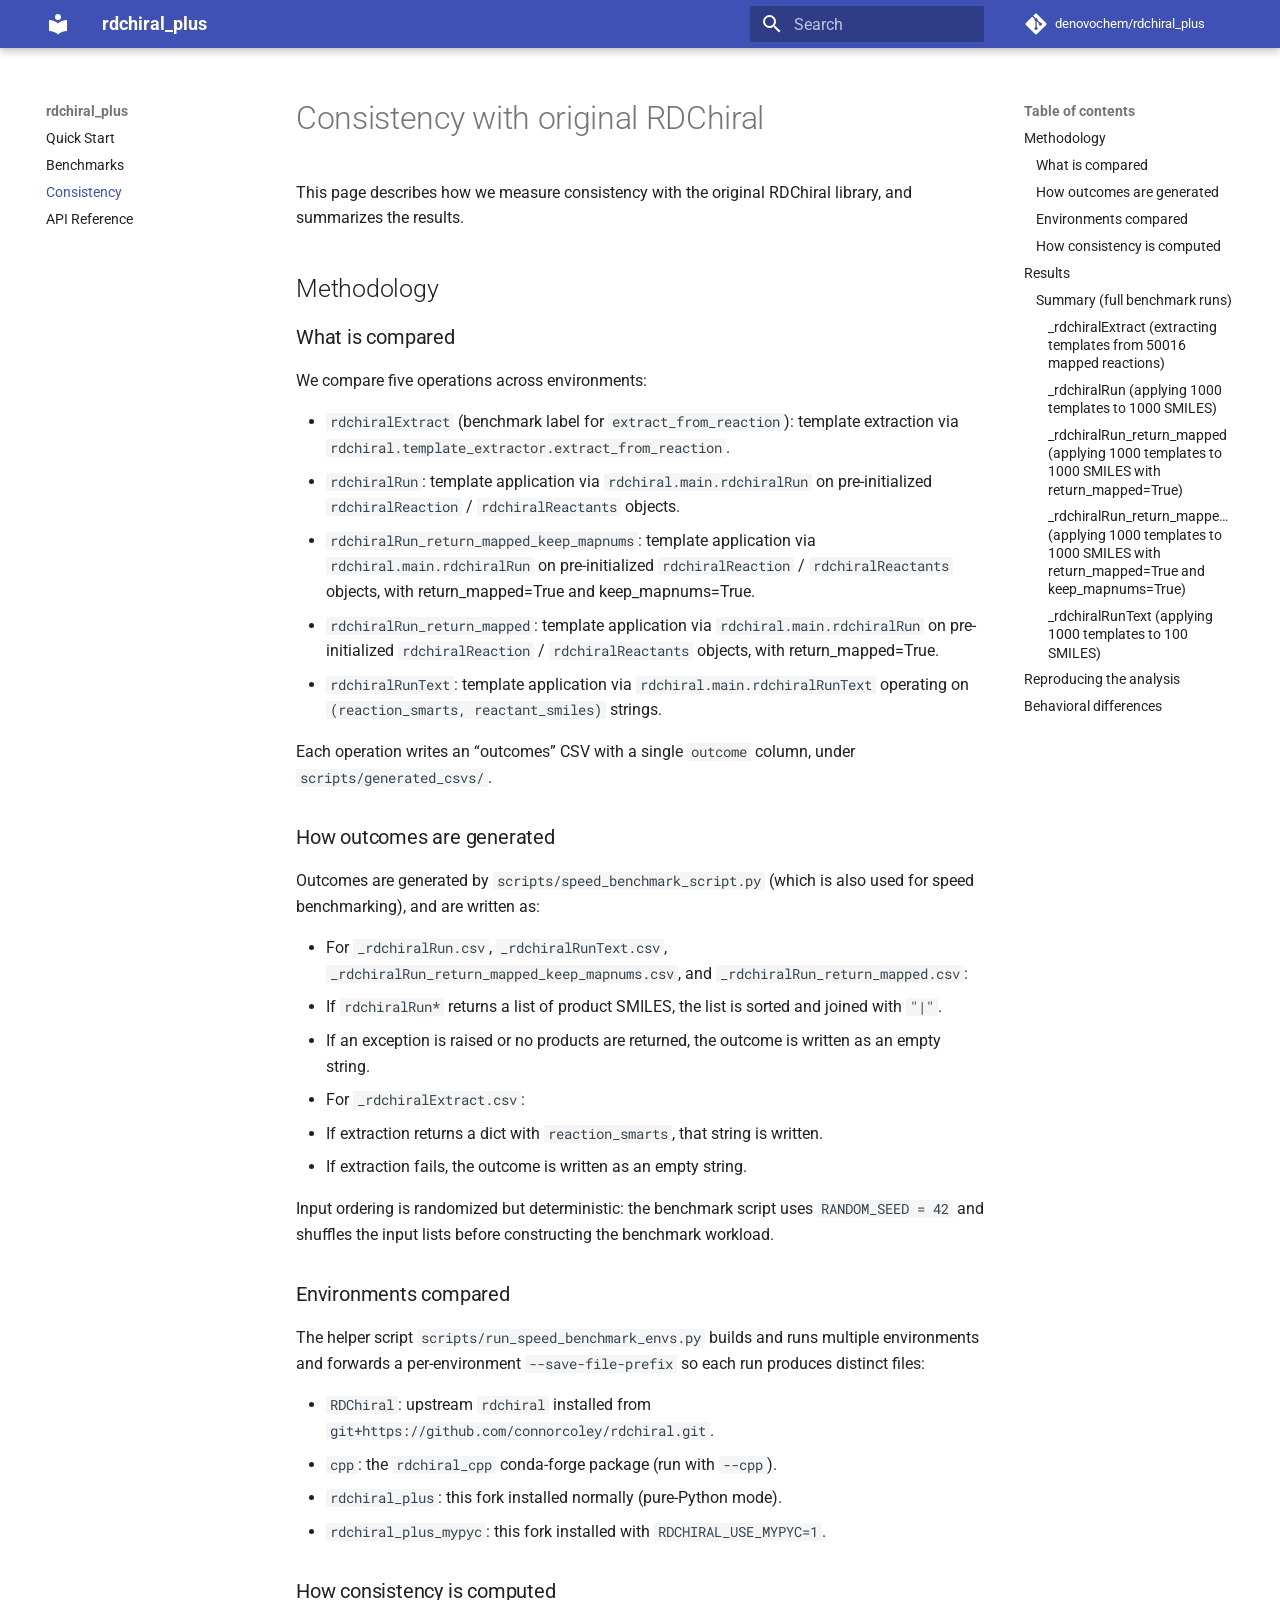
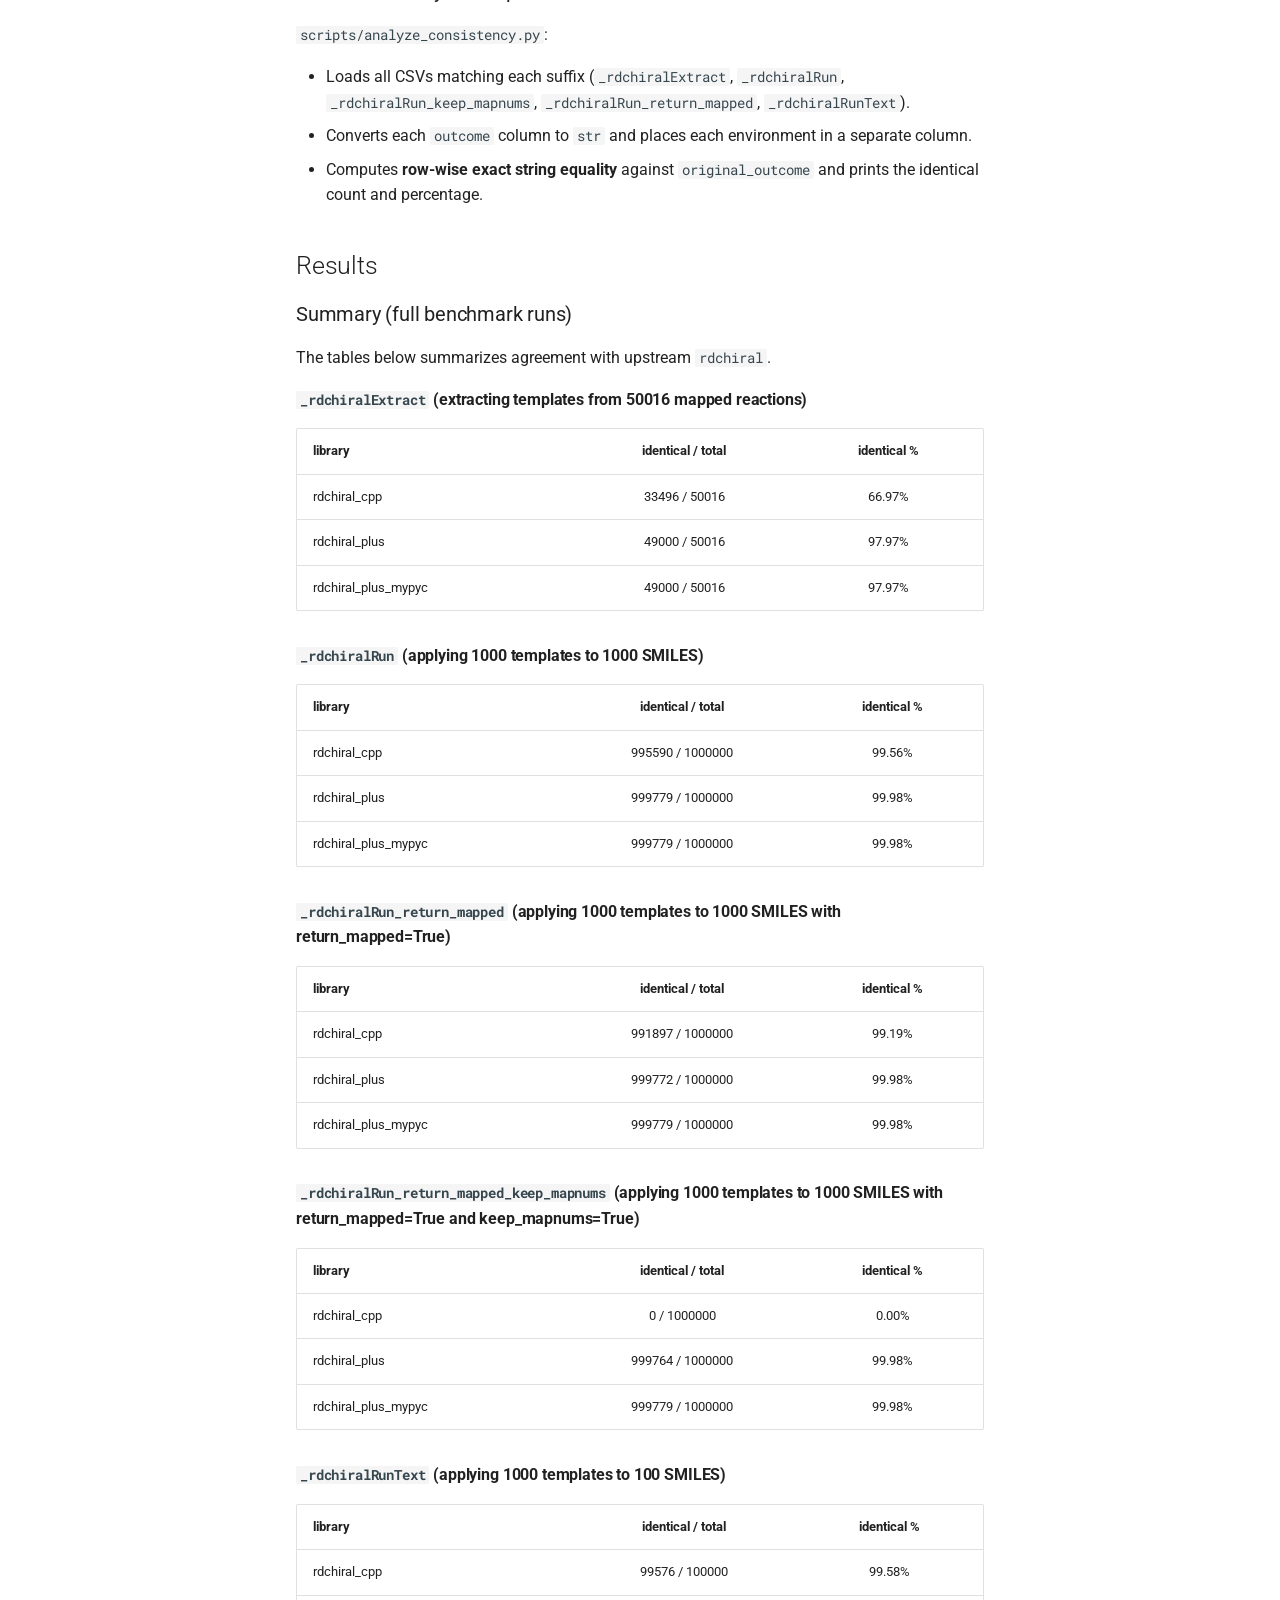
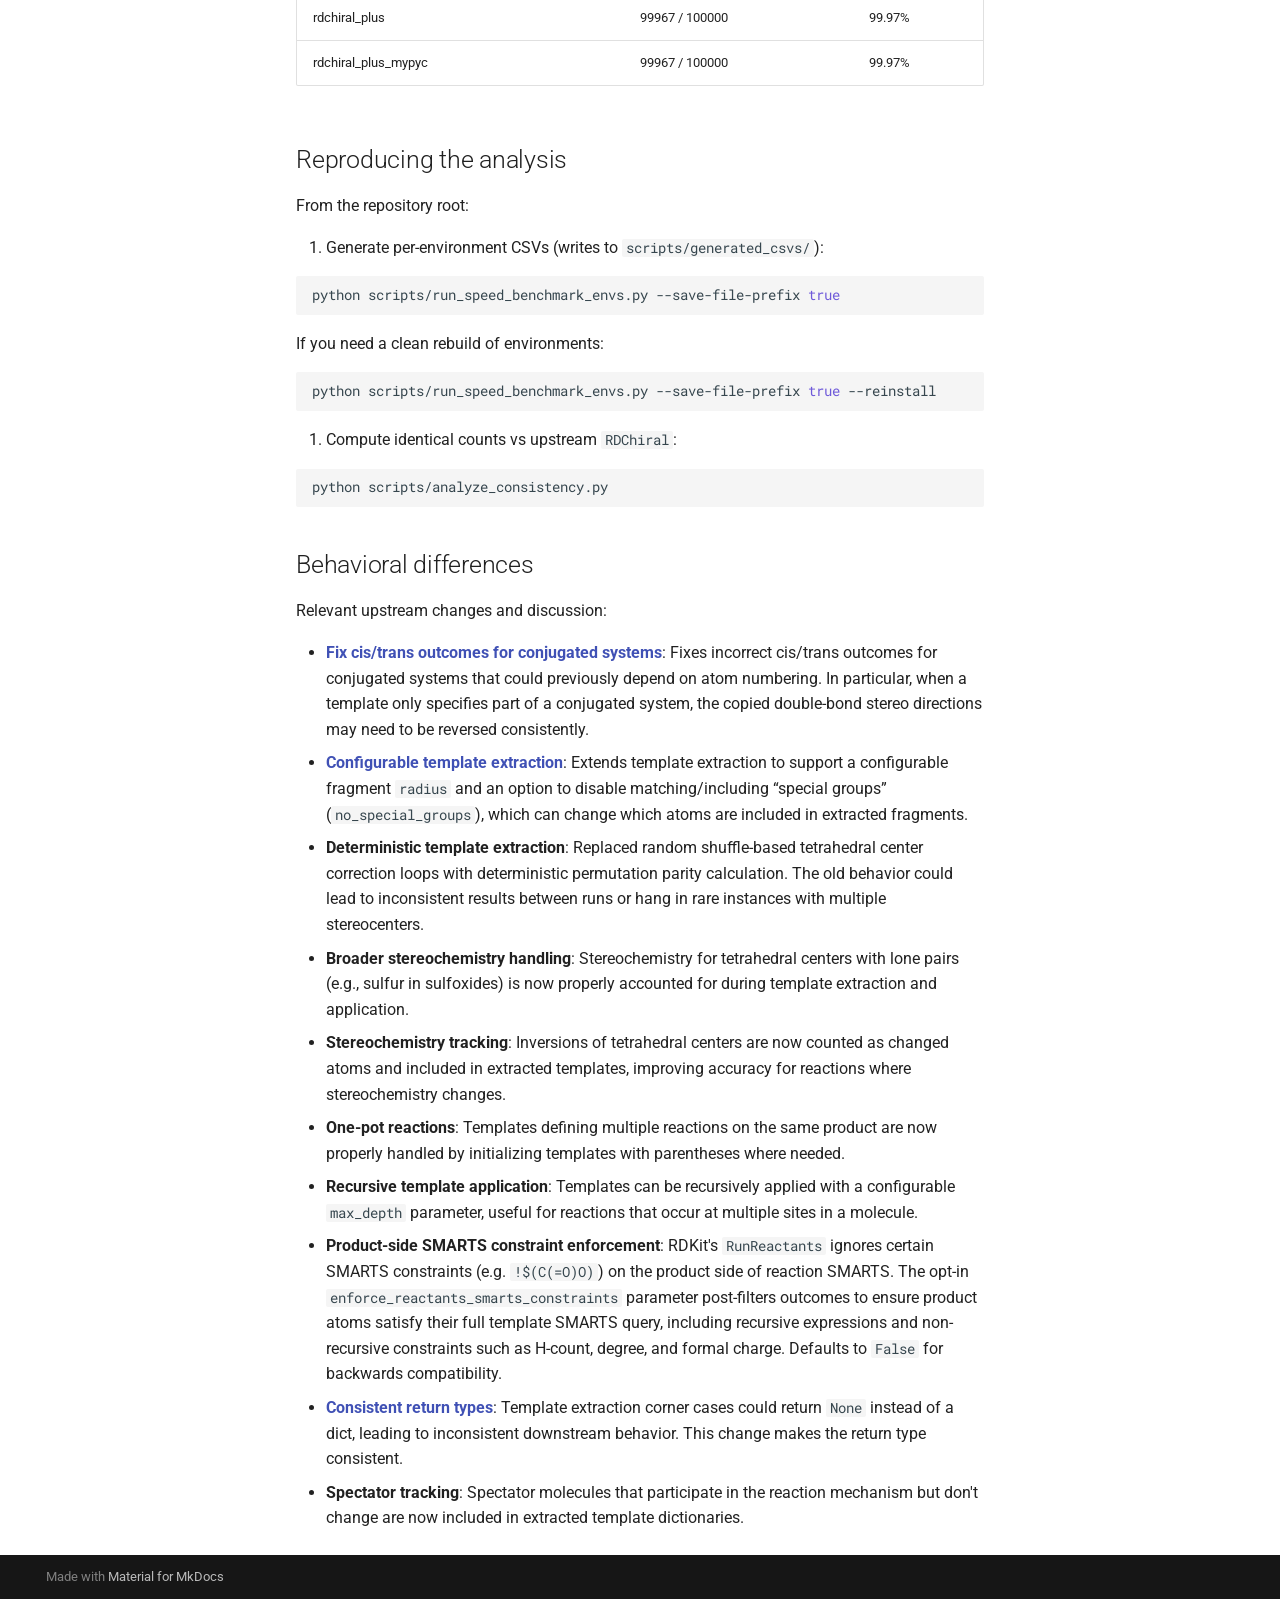
<file: consistency/index.html>
<!doctype html>
<html lang="en" class="no-js">
  <head>
    
      <meta charset="utf-8">
      <meta name="viewport" content="width=device-width,initial-scale=1">
      
      
      
      
        <link rel="prev" href="../benchmarks/">
      
      
        <link rel="next" href="../reference/">
      
      
        
      
      
      <link rel="icon" href="../assets/images/favicon.png">
      <meta name="generator" content="mkdocs-1.6.1, mkdocs-material-9.7.7">
    
    
      
        <title>Consistency - rdchiral_plus</title>
      
    
    
      <link rel="stylesheet" href="../assets/stylesheets/main.ec1eaa64.min.css">
      
        
        <link rel="stylesheet" href="../assets/stylesheets/palette.ab4e12ef.min.css">
      
      


    
    
      
    
    
      
        
        
        <link rel="preconnect" href="https://fonts.gstatic.com" crossorigin>
        <link rel="stylesheet" href="https://fonts.googleapis.com/css?family=Roboto:300,300i,400,400i,700,700i%7CRoboto+Mono:400,400i,700,700i&display=fallback">
        <style>:root{--md-text-font:"Roboto";--md-code-font:"Roboto Mono"}</style>
      
    
    
      <link rel="stylesheet" href="../assets/_mkdocstrings.css">
    
      <link rel="stylesheet" href="../stylesheets/extra.css">
    
    <script>__md_scope=new URL("..",location),__md_hash=e=>[...e].reduce(((e,_)=>(e<<5)-e+_.charCodeAt(0)),0),__md_get=(e,_=localStorage,t=__md_scope)=>JSON.parse(_.getItem(t.pathname+"."+e)),__md_set=(e,_,t=localStorage,a=__md_scope)=>{try{t.setItem(a.pathname+"."+e,JSON.stringify(_))}catch(e){}}</script>
    
      

    
    
  </head>
  
  
    
    
    
    
    
    <body dir="ltr" data-md-color-scheme="default" data-md-color-primary="indigo" data-md-color-accent="indigo">
  
    
    <input class="md-toggle" data-md-toggle="drawer" type="checkbox" id="__drawer" autocomplete="off">
    <input class="md-toggle" data-md-toggle="search" type="checkbox" id="__search" autocomplete="off">
    <label class="md-overlay" for="__drawer"></label>
    <div data-md-component="skip">
      
        
        <a href="#consistency-with-original-rdchiral" class="md-skip">
          Skip to content
        </a>
      
    </div>
    <div data-md-component="announce">
      
    </div>
    
    
      

  

<header class="md-header md-header--shadow" data-md-component="header">
  <nav class="md-header__inner md-grid" aria-label="Header">
    <a href=".." title="rdchiral_plus" class="md-header__button md-logo" aria-label="rdchiral_plus" data-md-component="logo">
      
  
  <svg xmlns="http://www.w3.org/2000/svg" viewBox="0 0 24 24"><path d="M12 8a3 3 0 0 0 3-3 3 3 0 0 0-3-3 3 3 0 0 0-3 3 3 3 0 0 0 3 3m0 3.54C9.64 9.35 6.5 8 3 8v11c3.5 0 6.64 1.35 9 3.54 2.36-2.19 5.5-3.54 9-3.54V8c-3.5 0-6.64 1.35-9 3.54"/></svg>

    </a>
    <label class="md-header__button md-icon" for="__drawer">
      
      <svg xmlns="http://www.w3.org/2000/svg" viewBox="0 0 24 24"><path d="M3 6h18v2H3zm0 5h18v2H3zm0 5h18v2H3z"/></svg>
    </label>
    <div class="md-header__title" data-md-component="header-title">
      <div class="md-header__ellipsis">
        <div class="md-header__topic">
          <span class="md-ellipsis">
            rdchiral_plus
          </span>
        </div>
        <div class="md-header__topic" data-md-component="header-topic">
          <span class="md-ellipsis">
            
              Consistency
            
          </span>
        </div>
      </div>
    </div>
    
      
    
    
    
    
      
      
        <label class="md-header__button md-icon" for="__search">
          
          <svg xmlns="http://www.w3.org/2000/svg" viewBox="0 0 24 24"><path d="M9.5 3A6.5 6.5 0 0 1 16 9.5c0 1.61-.59 3.09-1.56 4.23l.27.27h.79l5 5-1.5 1.5-5-5v-.79l-.27-.27A6.52 6.52 0 0 1 9.5 16 6.5 6.5 0 0 1 3 9.5 6.5 6.5 0 0 1 9.5 3m0 2C7 5 5 7 5 9.5S7 14 9.5 14 14 12 14 9.5 12 5 9.5 5"/></svg>
        </label>
        <div class="md-search" data-md-component="search" role="dialog">
  <label class="md-search__overlay" for="__search"></label>
  <div class="md-search__inner" role="search">
    <form class="md-search__form" name="search">
      <input type="text" class="md-search__input" name="query" aria-label="Search" placeholder="Search" autocapitalize="off" autocorrect="off" autocomplete="off" spellcheck="false" data-md-component="search-query" required>
      <label class="md-search__icon md-icon" for="__search">
        
        <svg xmlns="http://www.w3.org/2000/svg" viewBox="0 0 24 24"><path d="M9.5 3A6.5 6.5 0 0 1 16 9.5c0 1.61-.59 3.09-1.56 4.23l.27.27h.79l5 5-1.5 1.5-5-5v-.79l-.27-.27A6.52 6.52 0 0 1 9.5 16 6.5 6.5 0 0 1 3 9.5 6.5 6.5 0 0 1 9.5 3m0 2C7 5 5 7 5 9.5S7 14 9.5 14 14 12 14 9.5 12 5 9.5 5"/></svg>
        
        <svg xmlns="http://www.w3.org/2000/svg" viewBox="0 0 24 24"><path d="M20 11v2H8l5.5 5.5-1.42 1.42L4.16 12l7.92-7.92L13.5 5.5 8 11z"/></svg>
      </label>
      <nav class="md-search__options" aria-label="Search">
        
        <button type="reset" class="md-search__icon md-icon" title="Clear" aria-label="Clear" tabindex="-1">
          
          <svg xmlns="http://www.w3.org/2000/svg" viewBox="0 0 24 24"><path d="M19 6.41 17.59 5 12 10.59 6.41 5 5 6.41 10.59 12 5 17.59 6.41 19 12 13.41 17.59 19 19 17.59 13.41 12z"/></svg>
        </button>
      </nav>
      
        <div class="md-search__suggest" data-md-component="search-suggest"></div>
      
    </form>
    <div class="md-search__output">
      <div class="md-search__scrollwrap" tabindex="0" data-md-scrollfix>
        <div class="md-search-result" data-md-component="search-result">
          <div class="md-search-result__meta">
            Initializing search
          </div>
          <ol class="md-search-result__list" role="presentation"></ol>
        </div>
      </div>
    </div>
  </div>
</div>
      
    
    
      <div class="md-header__source">
        <a href="https://github.com/denovochem/rdchiral_plus" title="Go to repository" class="md-source" data-md-component="source">
  <div class="md-source__icon md-icon">
    
    <svg xmlns="http://www.w3.org/2000/svg" viewBox="0 0 448 512"><!--! Font Awesome Free 7.1.0 by @fontawesome - https://fontawesome.com License - https://fontawesome.com/license/free (Icons: CC BY 4.0, Fonts: SIL OFL 1.1, Code: MIT License) Copyright 2025 Fonticons, Inc.--><path d="M439.6 236.1 244 40.5c-5.4-5.5-12.8-8.5-20.4-8.5s-15 3-20.4 8.4L162.5 81l51.5 51.5c27.1-9.1 52.7 16.8 43.4 43.7l49.7 49.7c34.2-11.8 61.2 31 35.5 56.7-26.5 26.5-70.2-2.9-56-37.3L240.3 199v121.9c25.3 12.5 22.3 41.8 9.1 55-6.4 6.4-15.2 10.1-24.3 10.1s-17.8-3.6-24.3-10.1c-17.6-17.6-11.1-46.9 11.2-56v-123c-20.8-8.5-24.6-30.7-18.6-45L142.6 101 8.5 235.1C3 240.6 0 247.9 0 255.5s3 15 8.5 20.4l195.6 195.7c5.4 5.4 12.7 8.4 20.4 8.4s15-3 20.4-8.4l194.7-194.7c5.4-5.4 8.4-12.8 8.4-20.4s-3-15-8.4-20.4"/></svg>
  </div>
  <div class="md-source__repository">
    denovochem/rdchiral_plus
  </div>
</a>
      </div>
    
  </nav>
  
</header>
    
    <div class="md-container" data-md-component="container">
      
      
        
          
        
      
      <main class="md-main" data-md-component="main">
        <div class="md-main__inner md-grid">
          
            
              
              <div class="md-sidebar md-sidebar--primary" data-md-component="sidebar" data-md-type="navigation" >
                <div class="md-sidebar__scrollwrap">
                  <div class="md-sidebar__inner">
                    



<nav class="md-nav md-nav--primary" aria-label="Navigation" data-md-level="0">
  <label class="md-nav__title" for="__drawer">
    <a href=".." title="rdchiral_plus" class="md-nav__button md-logo" aria-label="rdchiral_plus" data-md-component="logo">
      
  
  <svg xmlns="http://www.w3.org/2000/svg" viewBox="0 0 24 24"><path d="M12 8a3 3 0 0 0 3-3 3 3 0 0 0-3-3 3 3 0 0 0-3 3 3 3 0 0 0 3 3m0 3.54C9.64 9.35 6.5 8 3 8v11c3.5 0 6.64 1.35 9 3.54 2.36-2.19 5.5-3.54 9-3.54V8c-3.5 0-6.64 1.35-9 3.54"/></svg>

    </a>
    rdchiral_plus
  </label>
  
    <div class="md-nav__source">
      <a href="https://github.com/denovochem/rdchiral_plus" title="Go to repository" class="md-source" data-md-component="source">
  <div class="md-source__icon md-icon">
    
    <svg xmlns="http://www.w3.org/2000/svg" viewBox="0 0 448 512"><!--! Font Awesome Free 7.1.0 by @fontawesome - https://fontawesome.com License - https://fontawesome.com/license/free (Icons: CC BY 4.0, Fonts: SIL OFL 1.1, Code: MIT License) Copyright 2025 Fonticons, Inc.--><path d="M439.6 236.1 244 40.5c-5.4-5.5-12.8-8.5-20.4-8.5s-15 3-20.4 8.4L162.5 81l51.5 51.5c27.1-9.1 52.7 16.8 43.4 43.7l49.7 49.7c34.2-11.8 61.2 31 35.5 56.7-26.5 26.5-70.2-2.9-56-37.3L240.3 199v121.9c25.3 12.5 22.3 41.8 9.1 55-6.4 6.4-15.2 10.1-24.3 10.1s-17.8-3.6-24.3-10.1c-17.6-17.6-11.1-46.9 11.2-56v-123c-20.8-8.5-24.6-30.7-18.6-45L142.6 101 8.5 235.1C3 240.6 0 247.9 0 255.5s3 15 8.5 20.4l195.6 195.7c5.4 5.4 12.7 8.4 20.4 8.4s15-3 20.4-8.4l194.7-194.7c5.4-5.4 8.4-12.8 8.4-20.4s-3-15-8.4-20.4"/></svg>
  </div>
  <div class="md-source__repository">
    denovochem/rdchiral_plus
  </div>
</a>
    </div>
  
  <ul class="md-nav__list" data-md-scrollfix>
    
      
      
  
  
  
  
    <li class="md-nav__item">
      <a href=".." class="md-nav__link">
        
  
  
  <span class="md-ellipsis">
    
  
    Quick Start
  

    
  </span>
  
  

      </a>
    </li>
  

    
      
      
  
  
  
  
    <li class="md-nav__item">
      <a href="../benchmarks/" class="md-nav__link">
        
  
  
  <span class="md-ellipsis">
    
  
    Benchmarks
  

    
  </span>
  
  

      </a>
    </li>
  

    
      
      
  
  
    
  
  
  
    <li class="md-nav__item md-nav__item--active">
      
      <input class="md-nav__toggle md-toggle" type="checkbox" id="__toc">
      
      
        
      
      
        <label class="md-nav__link md-nav__link--active" for="__toc">
          
  
  
  <span class="md-ellipsis">
    
  
    Consistency
  

    
  </span>
  
  

          <span class="md-nav__icon md-icon"></span>
        </label>
      
      <a href="./" class="md-nav__link md-nav__link--active">
        
  
  
  <span class="md-ellipsis">
    
  
    Consistency
  

    
  </span>
  
  

      </a>
      
        

<nav class="md-nav md-nav--secondary" aria-label="Table of contents">
  
  
  
    
  
  
    <label class="md-nav__title" for="__toc">
      <span class="md-nav__icon md-icon"></span>
      Table of contents
    </label>
    <ul class="md-nav__list" data-md-component="toc" data-md-scrollfix>
      
        <li class="md-nav__item">
  <a href="#methodology" class="md-nav__link">
    <span class="md-ellipsis">
      
        Methodology
      
    </span>
  </a>
  
    <nav class="md-nav" aria-label="Methodology">
      <ul class="md-nav__list">
        
          <li class="md-nav__item">
  <a href="#what-is-compared" class="md-nav__link">
    <span class="md-ellipsis">
      
        What is compared
      
    </span>
  </a>
  
</li>
        
          <li class="md-nav__item">
  <a href="#how-outcomes-are-generated" class="md-nav__link">
    <span class="md-ellipsis">
      
        How outcomes are generated
      
    </span>
  </a>
  
</li>
        
          <li class="md-nav__item">
  <a href="#environments-compared" class="md-nav__link">
    <span class="md-ellipsis">
      
        Environments compared
      
    </span>
  </a>
  
</li>
        
          <li class="md-nav__item">
  <a href="#how-consistency-is-computed" class="md-nav__link">
    <span class="md-ellipsis">
      
        How consistency is computed
      
    </span>
  </a>
  
</li>
        
      </ul>
    </nav>
  
</li>
      
        <li class="md-nav__item">
  <a href="#results" class="md-nav__link">
    <span class="md-ellipsis">
      
        Results
      
    </span>
  </a>
  
    <nav class="md-nav" aria-label="Results">
      <ul class="md-nav__list">
        
          <li class="md-nav__item">
  <a href="#summary-full-benchmark-runs" class="md-nav__link">
    <span class="md-ellipsis">
      
        Summary (full benchmark runs)
      
    </span>
  </a>
  
    <nav class="md-nav" aria-label="Summary (full benchmark runs)">
      <ul class="md-nav__list">
        
          <li class="md-nav__item">
  <a href="#_rdchiralextract-extracting-templates-from-50016-mapped-reactions" class="md-nav__link">
    <span class="md-ellipsis">
      
        _rdchiralExtract (extracting templates from 50016 mapped reactions)
      
    </span>
  </a>
  
</li>
        
          <li class="md-nav__item">
  <a href="#_rdchiralrun-applying-1000-templates-to-1000-smiles" class="md-nav__link">
    <span class="md-ellipsis">
      
        _rdchiralRun (applying 1000 templates to 1000 SMILES)
      
    </span>
  </a>
  
</li>
        
          <li class="md-nav__item">
  <a href="#_rdchiralrun_return_mapped-applying-1000-templates-to-1000-smiles-with-return_mappedtrue" class="md-nav__link">
    <span class="md-ellipsis">
      
        _rdchiralRun_return_mapped (applying 1000 templates to 1000 SMILES with return_mapped=True)
      
    </span>
  </a>
  
</li>
        
          <li class="md-nav__item">
  <a href="#_rdchiralrun_return_mapped_keep_mapnums-applying-1000-templates-to-1000-smiles-with-return_mappedtrue-and-keep_mapnumstrue" class="md-nav__link">
    <span class="md-ellipsis">
      
        _rdchiralRun_return_mapped_keep_mapnums (applying 1000 templates to 1000 SMILES with return_mapped=True and keep_mapnums=True)
      
    </span>
  </a>
  
</li>
        
          <li class="md-nav__item">
  <a href="#_rdchiralruntext-applying-1000-templates-to-100-smiles" class="md-nav__link">
    <span class="md-ellipsis">
      
        _rdchiralRunText (applying 1000 templates to 100 SMILES)
      
    </span>
  </a>
  
</li>
        
      </ul>
    </nav>
  
</li>
        
      </ul>
    </nav>
  
</li>
      
        <li class="md-nav__item">
  <a href="#reproducing-the-analysis" class="md-nav__link">
    <span class="md-ellipsis">
      
        Reproducing the analysis
      
    </span>
  </a>
  
</li>
      
        <li class="md-nav__item">
  <a href="#behavioral-differences" class="md-nav__link">
    <span class="md-ellipsis">
      
        Behavioral differences
      
    </span>
  </a>
  
</li>
      
    </ul>
  
</nav>
      
    </li>
  

    
      
      
  
  
  
  
    <li class="md-nav__item">
      <a href="../reference/" class="md-nav__link">
        
  
  
  <span class="md-ellipsis">
    
  
    API Reference
  

    
  </span>
  
  

      </a>
    </li>
  

    
  </ul>
</nav>
                  </div>
                </div>
              </div>
            
            
              
              <div class="md-sidebar md-sidebar--secondary" data-md-component="sidebar" data-md-type="toc" >
                <div class="md-sidebar__scrollwrap">
                  <div class="md-sidebar__inner">
                    

<nav class="md-nav md-nav--secondary" aria-label="Table of contents">
  
  
  
    
  
  
    <label class="md-nav__title" for="__toc">
      <span class="md-nav__icon md-icon"></span>
      Table of contents
    </label>
    <ul class="md-nav__list" data-md-component="toc" data-md-scrollfix>
      
        <li class="md-nav__item">
  <a href="#methodology" class="md-nav__link">
    <span class="md-ellipsis">
      
        Methodology
      
    </span>
  </a>
  
    <nav class="md-nav" aria-label="Methodology">
      <ul class="md-nav__list">
        
          <li class="md-nav__item">
  <a href="#what-is-compared" class="md-nav__link">
    <span class="md-ellipsis">
      
        What is compared
      
    </span>
  </a>
  
</li>
        
          <li class="md-nav__item">
  <a href="#how-outcomes-are-generated" class="md-nav__link">
    <span class="md-ellipsis">
      
        How outcomes are generated
      
    </span>
  </a>
  
</li>
        
          <li class="md-nav__item">
  <a href="#environments-compared" class="md-nav__link">
    <span class="md-ellipsis">
      
        Environments compared
      
    </span>
  </a>
  
</li>
        
          <li class="md-nav__item">
  <a href="#how-consistency-is-computed" class="md-nav__link">
    <span class="md-ellipsis">
      
        How consistency is computed
      
    </span>
  </a>
  
</li>
        
      </ul>
    </nav>
  
</li>
      
        <li class="md-nav__item">
  <a href="#results" class="md-nav__link">
    <span class="md-ellipsis">
      
        Results
      
    </span>
  </a>
  
    <nav class="md-nav" aria-label="Results">
      <ul class="md-nav__list">
        
          <li class="md-nav__item">
  <a href="#summary-full-benchmark-runs" class="md-nav__link">
    <span class="md-ellipsis">
      
        Summary (full benchmark runs)
      
    </span>
  </a>
  
    <nav class="md-nav" aria-label="Summary (full benchmark runs)">
      <ul class="md-nav__list">
        
          <li class="md-nav__item">
  <a href="#_rdchiralextract-extracting-templates-from-50016-mapped-reactions" class="md-nav__link">
    <span class="md-ellipsis">
      
        _rdchiralExtract (extracting templates from 50016 mapped reactions)
      
    </span>
  </a>
  
</li>
        
          <li class="md-nav__item">
  <a href="#_rdchiralrun-applying-1000-templates-to-1000-smiles" class="md-nav__link">
    <span class="md-ellipsis">
      
        _rdchiralRun (applying 1000 templates to 1000 SMILES)
      
    </span>
  </a>
  
</li>
        
          <li class="md-nav__item">
  <a href="#_rdchiralrun_return_mapped-applying-1000-templates-to-1000-smiles-with-return_mappedtrue" class="md-nav__link">
    <span class="md-ellipsis">
      
        _rdchiralRun_return_mapped (applying 1000 templates to 1000 SMILES with return_mapped=True)
      
    </span>
  </a>
  
</li>
        
          <li class="md-nav__item">
  <a href="#_rdchiralrun_return_mapped_keep_mapnums-applying-1000-templates-to-1000-smiles-with-return_mappedtrue-and-keep_mapnumstrue" class="md-nav__link">
    <span class="md-ellipsis">
      
        _rdchiralRun_return_mapped_keep_mapnums (applying 1000 templates to 1000 SMILES with return_mapped=True and keep_mapnums=True)
      
    </span>
  </a>
  
</li>
        
          <li class="md-nav__item">
  <a href="#_rdchiralruntext-applying-1000-templates-to-100-smiles" class="md-nav__link">
    <span class="md-ellipsis">
      
        _rdchiralRunText (applying 1000 templates to 100 SMILES)
      
    </span>
  </a>
  
</li>
        
      </ul>
    </nav>
  
</li>
        
      </ul>
    </nav>
  
</li>
      
        <li class="md-nav__item">
  <a href="#reproducing-the-analysis" class="md-nav__link">
    <span class="md-ellipsis">
      
        Reproducing the analysis
      
    </span>
  </a>
  
</li>
      
        <li class="md-nav__item">
  <a href="#behavioral-differences" class="md-nav__link">
    <span class="md-ellipsis">
      
        Behavioral differences
      
    </span>
  </a>
  
</li>
      
    </ul>
  
</nav>
                  </div>
                </div>
              </div>
            
          
          
            <div class="md-content" data-md-component="content">
              
              <article class="md-content__inner md-typeset">
                
                  


  
  


<h1 id="consistency-with-original-rdchiral">Consistency with original RDChiral</h1>
<p>This page describes how we measure consistency with the original RDChiral library, and summarizes the results.</p>
<h2 id="methodology">Methodology</h2>
<h3 id="what-is-compared">What is compared</h3>
<p>We compare five operations across environments:</p>
<ul>
<li><code>rdchiralExtract</code> (benchmark label for <code>extract_from_reaction</code>): template extraction via <code>rdchiral.template_extractor.extract_from_reaction</code>.</li>
<li><code>rdchiralRun</code>: template application via <code>rdchiral.main.rdchiralRun</code> on pre-initialized <code>rdchiralReaction</code> / <code>rdchiralReactants</code> objects.</li>
<li><code>rdchiralRun_return_mapped_keep_mapnums</code>: template application via <code>rdchiral.main.rdchiralRun</code> on pre-initialized <code>rdchiralReaction</code> / <code>rdchiralReactants</code> objects, with return_mapped=True and keep_mapnums=True.</li>
<li><code>rdchiralRun_return_mapped</code>: template application via <code>rdchiral.main.rdchiralRun</code> on pre-initialized <code>rdchiralReaction</code> / <code>rdchiralReactants</code> objects, with return_mapped=True.</li>
<li><code>rdchiralRunText</code>: template application via <code>rdchiral.main.rdchiralRunText</code> operating on <code>(reaction_smarts, reactant_smiles)</code> strings.</li>
</ul>
<p>Each operation writes an “outcomes” CSV with a single <code>outcome</code> column, under <code>scripts/generated_csvs/</code>.</p>
<h3 id="how-outcomes-are-generated">How outcomes are generated</h3>
<p>Outcomes are generated by <code>scripts/speed_benchmark_script.py</code> (which is also used for speed benchmarking), and are written as:</p>
<ul>
<li>For <code>_rdchiralRun.csv</code>, <code>_rdchiralRunText.csv</code>, <code>_rdchiralRun_return_mapped_keep_mapnums.csv</code>, and <code>_rdchiralRun_return_mapped.csv</code>:</li>
<li>If <code>rdchiralRun*</code> returns a list of product SMILES, the list is sorted and joined with <code>"|"</code>.</li>
<li>If an exception is raised or no products are returned, the outcome is written as an empty string.</li>
<li>For <code>_rdchiralExtract.csv</code>:</li>
<li>If extraction returns a dict with <code>reaction_smarts</code>, that string is written.</li>
<li>If extraction fails, the outcome is written as an empty string.</li>
</ul>
<p>Input ordering is randomized but deterministic: the benchmark script uses <code>RANDOM_SEED = 42</code> and shuffles the input lists before constructing the benchmark workload.</p>
<h3 id="environments-compared">Environments compared</h3>
<p>The helper script <code>scripts/run_speed_benchmark_envs.py</code> builds and runs multiple environments and forwards a per-environment <code>--save-file-prefix</code> so each run produces distinct files:</p>
<ul>
<li><code>RDChiral</code>: upstream <code>rdchiral</code> installed from <code>git+https://github.com/connorcoley/rdchiral.git</code>.</li>
<li><code>cpp</code>: the <code>rdchiral_cpp</code> conda-forge package (run with <code>--cpp</code>).</li>
<li><code>rdchiral_plus</code>: this fork installed normally (pure-Python mode).</li>
<li><code>rdchiral_plus_mypyc</code>: this fork installed with <code>RDCHIRAL_USE_MYPYC=1</code>.</li>
</ul>
<h3 id="how-consistency-is-computed">How consistency is computed</h3>
<p><code>scripts/analyze_consistency.py</code>:</p>
<ul>
<li>Loads all CSVs matching each suffix (<code>_rdchiralExtract</code>, <code>_rdchiralRun</code>, <code>_rdchiralRun_keep_mapnums</code>, <code>_rdchiralRun_return_mapped</code>, <code>_rdchiralRunText</code>).</li>
<li>Converts each <code>outcome</code> column to <code>str</code> and places each environment in a separate column.</li>
<li>Computes <strong>row-wise exact string equality</strong> against <code>original_outcome</code> and prints the identical count and percentage.</li>
</ul>
<h2 id="results">Results</h2>
<h3 id="summary-full-benchmark-runs">Summary (full benchmark runs)</h3>
<p>The tables below summarizes agreement with upstream <code>rdchiral</code>.</p>
<h4 id="_rdchiralextract-extracting-templates-from-50016-mapped-reactions"><code>_rdchiralExtract</code> (extracting templates from 50016 mapped reactions)</h4>
<table>
<thead>
<tr>
<th>library</th>
<th style="text-align: center;">identical / total</th>
<th style="text-align: center;">identical %</th>
</tr>
</thead>
<tbody>
<tr>
<td>rdchiral_cpp</td>
<td style="text-align: center;">33496 / 50016</td>
<td style="text-align: center;">66.97%</td>
</tr>
<tr>
<td>rdchiral_plus</td>
<td style="text-align: center;">49000 / 50016</td>
<td style="text-align: center;">97.97%</td>
</tr>
<tr>
<td>rdchiral_plus_mypyc</td>
<td style="text-align: center;">49000 / 50016</td>
<td style="text-align: center;">97.97%</td>
</tr>
</tbody>
</table>
<h4 id="_rdchiralrun-applying-1000-templates-to-1000-smiles"><code>_rdchiralRun</code> (applying 1000 templates to 1000 SMILES)</h4>
<table>
<thead>
<tr>
<th>library</th>
<th style="text-align: center;">identical / total</th>
<th style="text-align: center;">identical %</th>
</tr>
</thead>
<tbody>
<tr>
<td>rdchiral_cpp</td>
<td style="text-align: center;">995590 / 1000000</td>
<td style="text-align: center;">99.56%</td>
</tr>
<tr>
<td>rdchiral_plus</td>
<td style="text-align: center;">999779 / 1000000</td>
<td style="text-align: center;">99.98%</td>
</tr>
<tr>
<td>rdchiral_plus_mypyc</td>
<td style="text-align: center;">999779 / 1000000</td>
<td style="text-align: center;">99.98%</td>
</tr>
</tbody>
</table>
<h4 id="_rdchiralrun_return_mapped-applying-1000-templates-to-1000-smiles-with-return_mappedtrue"><code>_rdchiralRun_return_mapped</code> (applying 1000 templates to 1000 SMILES with return_mapped=True)</h4>
<table>
<thead>
<tr>
<th>library</th>
<th style="text-align: center;">identical / total</th>
<th style="text-align: center;">identical %</th>
</tr>
</thead>
<tbody>
<tr>
<td>rdchiral_cpp</td>
<td style="text-align: center;">991897 / 1000000</td>
<td style="text-align: center;">99.19%</td>
</tr>
<tr>
<td>rdchiral_plus</td>
<td style="text-align: center;">999772 / 1000000</td>
<td style="text-align: center;">99.98%</td>
</tr>
<tr>
<td>rdchiral_plus_mypyc</td>
<td style="text-align: center;">999779 / 1000000</td>
<td style="text-align: center;">99.98%</td>
</tr>
</tbody>
</table>
<h4 id="_rdchiralrun_return_mapped_keep_mapnums-applying-1000-templates-to-1000-smiles-with-return_mappedtrue-and-keep_mapnumstrue"><code>_rdchiralRun_return_mapped_keep_mapnums</code> (applying 1000 templates to 1000 SMILES with return_mapped=True and keep_mapnums=True)</h4>
<table>
<thead>
<tr>
<th>library</th>
<th style="text-align: center;">identical / total</th>
<th style="text-align: center;">identical %</th>
</tr>
</thead>
<tbody>
<tr>
<td>rdchiral_cpp</td>
<td style="text-align: center;">0 / 1000000</td>
<td style="text-align: center;">0.00%</td>
</tr>
<tr>
<td>rdchiral_plus</td>
<td style="text-align: center;">999764 / 1000000</td>
<td style="text-align: center;">99.98%</td>
</tr>
<tr>
<td>rdchiral_plus_mypyc</td>
<td style="text-align: center;">999779 / 1000000</td>
<td style="text-align: center;">99.98%</td>
</tr>
</tbody>
</table>
<h4 id="_rdchiralruntext-applying-1000-templates-to-100-smiles"><code>_rdchiralRunText</code> (applying 1000 templates to 100 SMILES)</h4>
<table>
<thead>
<tr>
<th>library</th>
<th style="text-align: center;">identical / total</th>
<th style="text-align: center;">identical %</th>
</tr>
</thead>
<tbody>
<tr>
<td>rdchiral_cpp</td>
<td style="text-align: center;">99576 / 100000</td>
<td style="text-align: center;">99.58%</td>
</tr>
<tr>
<td>rdchiral_plus</td>
<td style="text-align: center;">99967 / 100000</td>
<td style="text-align: center;">99.97%</td>
</tr>
<tr>
<td>rdchiral_plus_mypyc</td>
<td style="text-align: center;">99967 / 100000</td>
<td style="text-align: center;">99.97%</td>
</tr>
</tbody>
</table>
<h2 id="reproducing-the-analysis">Reproducing the analysis</h2>
<p>From the repository root:</p>
<ol>
<li>Generate per-environment CSVs (writes to <code>scripts/generated_csvs/</code>):</li>
</ol>
<div class="highlight"><pre><span></span><code>python<span class="w"> </span>scripts/run_speed_benchmark_envs.py<span class="w"> </span>--save-file-prefix<span class="w"> </span><span class="nb">true</span>
</code></pre></div>
<p>If you need a clean rebuild of environments:</p>
<div class="highlight"><pre><span></span><code>python<span class="w"> </span>scripts/run_speed_benchmark_envs.py<span class="w"> </span>--save-file-prefix<span class="w"> </span><span class="nb">true</span><span class="w"> </span>--reinstall
</code></pre></div>
<ol>
<li>Compute identical counts vs upstream <code>RDChiral</code>:</li>
</ol>
<div class="highlight"><pre><span></span><code>python<span class="w"> </span>scripts/analyze_consistency.py
</code></pre></div>
<h2 id="behavioral-differences">Behavioral differences</h2>
<p>Relevant upstream changes and discussion:</p>
<ul>
<li><strong><a href="https://github.com/connorcoley/rdchiral/pull/40">Fix cis/trans outcomes for conjugated systems</a></strong>: Fixes incorrect cis/trans outcomes for conjugated systems that could previously depend on atom numbering. In particular, when a template only specifies part of a conjugated system, the copied double-bond stereo directions may need to be reversed consistently.</li>
<li><strong><a href="https://github.com/connorcoley/rdchiral/commit/78bbafaba040678b957497e7f2638e935104e3d7">Configurable template extraction</a></strong>: Extends template extraction to support a configurable fragment <code>radius</code> and an option to disable matching/including “special groups” (<code>no_special_groups</code>), which can change which atoms are included in extracted fragments.</li>
<li><strong>Deterministic template extraction</strong>: Replaced random shuffle-based tetrahedral center correction loops with deterministic permutation parity calculation. The old behavior could lead to inconsistent results between runs or hang in rare instances with multiple stereocenters.</li>
<li><strong>Broader stereochemistry handling</strong>: Stereochemistry for tetrahedral centers with lone pairs (e.g., sulfur in sulfoxides) is now properly accounted for during template extraction and application.</li>
<li><strong>Stereochemistry tracking</strong>: Inversions of tetrahedral centers are now counted as changed atoms and included in extracted templates, improving accuracy for reactions where stereochemistry changes.</li>
<li><strong>One-pot reactions</strong>: Templates defining multiple reactions on the same product are now properly handled by initializing templates with parentheses where needed.</li>
<li><strong>Recursive template application</strong>: Templates can be recursively applied with a configurable <code>max_depth</code> parameter, useful for reactions that occur at multiple sites in a molecule.</li>
<li><strong>Product-side SMARTS constraint enforcement</strong>: RDKit's <code>RunReactants</code> ignores certain SMARTS constraints (e.g. <code>!$(C(=O)O)</code>) on the product side of reaction SMARTS. The opt-in <code>enforce_reactants_smarts_constraints</code> parameter post-filters outcomes to ensure product atoms satisfy their full template SMARTS query, including recursive expressions and non-recursive constraints such as H-count, degree, and formal charge. Defaults to <code>False</code> for backwards compatibility.</li>
<li><strong><a href="https://github.com/connorcoley/rdchiral/pull/31">Consistent return types</a></strong>: Template extraction corner cases could return <code>None</code> instead of a dict, leading to inconsistent downstream behavior. This change makes the return type consistent.</li>
<li><strong>Spectator tracking</strong>: Spectator molecules that participate in the reaction mechanism but don't change are now included in extracted template dictionaries.</li>
</ul>












                
              </article>
            </div>
          
          
<script>var target=document.getElementById(location.hash.slice(1));target&&target.name&&(target.checked=target.name.startsWith("__tabbed_"))</script>
        </div>
        
      </main>
      
        <footer class="md-footer">
  
  <div class="md-footer-meta md-typeset">
    <div class="md-footer-meta__inner md-grid">
      <div class="md-copyright">
  
  
    Made with
    <a href="https://squidfunk.github.io/mkdocs-material/" target="_blank" rel="noopener">
      Material for MkDocs
    </a>
  
</div>
      
    </div>
  </div>
</footer>
      
    </div>
    <div class="md-dialog" data-md-component="dialog">
      <div class="md-dialog__inner md-typeset"></div>
    </div>
    
    
    
      
      
      <script id="__config" type="application/json">{"annotate": null, "base": "..", "features": ["navigation.sections", "navigation.expand", "search.suggest"], "search": "../assets/javascripts/workers/search.2c215733.min.js", "tags": null, "translations": {"clipboard.copied": "Copied to clipboard", "clipboard.copy": "Copy to clipboard", "search.result.more.one": "1 more on this page", "search.result.more.other": "# more on this page", "search.result.none": "No matching documents", "search.result.one": "1 matching document", "search.result.other": "# matching documents", "search.result.placeholder": "Type to start searching", "search.result.term.missing": "Missing", "select.version": "Select version"}, "version": null}</script>
    
    
      <script src="../assets/javascripts/bundle.d7400e89.min.js"></script>
      
    
  </body>
</html>
</file>
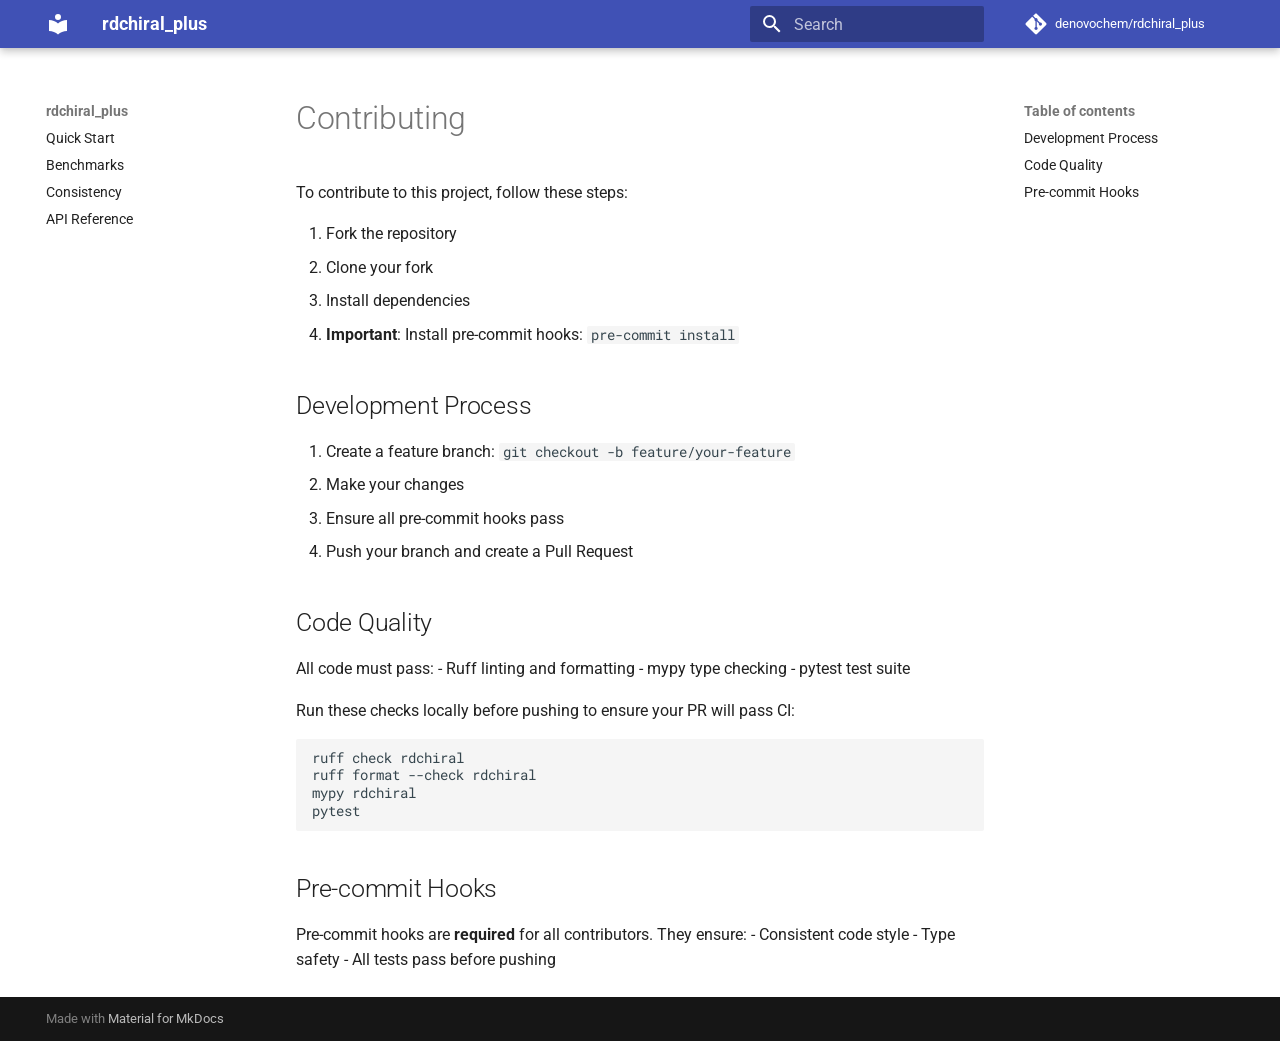
<file: contributing/index.html>
<!doctype html>
<html lang="en" class="no-js">
  <head>
    
      <meta charset="utf-8">
      <meta name="viewport" content="width=device-width,initial-scale=1">
      
      
      
      
      
      
        
      
      
      <link rel="icon" href="../assets/images/favicon.png">
      <meta name="generator" content="mkdocs-1.6.1, mkdocs-material-9.7.7">
    
    
      
        <title>Contributing - rdchiral_plus</title>
      
    
    
      <link rel="stylesheet" href="../assets/stylesheets/main.ec1eaa64.min.css">
      
        
        <link rel="stylesheet" href="../assets/stylesheets/palette.ab4e12ef.min.css">
      
      


    
    
      
    
    
      
        
        
        <link rel="preconnect" href="https://fonts.gstatic.com" crossorigin>
        <link rel="stylesheet" href="https://fonts.googleapis.com/css?family=Roboto:300,300i,400,400i,700,700i%7CRoboto+Mono:400,400i,700,700i&display=fallback">
        <style>:root{--md-text-font:"Roboto";--md-code-font:"Roboto Mono"}</style>
      
    
    
      <link rel="stylesheet" href="../assets/_mkdocstrings.css">
    
      <link rel="stylesheet" href="../stylesheets/extra.css">
    
    <script>__md_scope=new URL("..",location),__md_hash=e=>[...e].reduce(((e,_)=>(e<<5)-e+_.charCodeAt(0)),0),__md_get=(e,_=localStorage,t=__md_scope)=>JSON.parse(_.getItem(t.pathname+"."+e)),__md_set=(e,_,t=localStorage,a=__md_scope)=>{try{t.setItem(a.pathname+"."+e,JSON.stringify(_))}catch(e){}}</script>
    
      

    
    
  </head>
  
  
    
    
    
    
    
    <body dir="ltr" data-md-color-scheme="default" data-md-color-primary="indigo" data-md-color-accent="indigo">
  
    
    <input class="md-toggle" data-md-toggle="drawer" type="checkbox" id="__drawer" autocomplete="off">
    <input class="md-toggle" data-md-toggle="search" type="checkbox" id="__search" autocomplete="off">
    <label class="md-overlay" for="__drawer"></label>
    <div data-md-component="skip">
      
        
        <a href="#development-process" class="md-skip">
          Skip to content
        </a>
      
    </div>
    <div data-md-component="announce">
      
    </div>
    
    
      

  

<header class="md-header md-header--shadow" data-md-component="header">
  <nav class="md-header__inner md-grid" aria-label="Header">
    <a href=".." title="rdchiral_plus" class="md-header__button md-logo" aria-label="rdchiral_plus" data-md-component="logo">
      
  
  <svg xmlns="http://www.w3.org/2000/svg" viewBox="0 0 24 24"><path d="M12 8a3 3 0 0 0 3-3 3 3 0 0 0-3-3 3 3 0 0 0-3 3 3 3 0 0 0 3 3m0 3.54C9.64 9.35 6.5 8 3 8v11c3.5 0 6.64 1.35 9 3.54 2.36-2.19 5.5-3.54 9-3.54V8c-3.5 0-6.64 1.35-9 3.54"/></svg>

    </a>
    <label class="md-header__button md-icon" for="__drawer">
      
      <svg xmlns="http://www.w3.org/2000/svg" viewBox="0 0 24 24"><path d="M3 6h18v2H3zm0 5h18v2H3zm0 5h18v2H3z"/></svg>
    </label>
    <div class="md-header__title" data-md-component="header-title">
      <div class="md-header__ellipsis">
        <div class="md-header__topic">
          <span class="md-ellipsis">
            rdchiral_plus
          </span>
        </div>
        <div class="md-header__topic" data-md-component="header-topic">
          <span class="md-ellipsis">
            
              Contributing
            
          </span>
        </div>
      </div>
    </div>
    
      
    
    
    
    
      
      
        <label class="md-header__button md-icon" for="__search">
          
          <svg xmlns="http://www.w3.org/2000/svg" viewBox="0 0 24 24"><path d="M9.5 3A6.5 6.5 0 0 1 16 9.5c0 1.61-.59 3.09-1.56 4.23l.27.27h.79l5 5-1.5 1.5-5-5v-.79l-.27-.27A6.52 6.52 0 0 1 9.5 16 6.5 6.5 0 0 1 3 9.5 6.5 6.5 0 0 1 9.5 3m0 2C7 5 5 7 5 9.5S7 14 9.5 14 14 12 14 9.5 12 5 9.5 5"/></svg>
        </label>
        <div class="md-search" data-md-component="search" role="dialog">
  <label class="md-search__overlay" for="__search"></label>
  <div class="md-search__inner" role="search">
    <form class="md-search__form" name="search">
      <input type="text" class="md-search__input" name="query" aria-label="Search" placeholder="Search" autocapitalize="off" autocorrect="off" autocomplete="off" spellcheck="false" data-md-component="search-query" required>
      <label class="md-search__icon md-icon" for="__search">
        
        <svg xmlns="http://www.w3.org/2000/svg" viewBox="0 0 24 24"><path d="M9.5 3A6.5 6.5 0 0 1 16 9.5c0 1.61-.59 3.09-1.56 4.23l.27.27h.79l5 5-1.5 1.5-5-5v-.79l-.27-.27A6.52 6.52 0 0 1 9.5 16 6.5 6.5 0 0 1 3 9.5 6.5 6.5 0 0 1 9.5 3m0 2C7 5 5 7 5 9.5S7 14 9.5 14 14 12 14 9.5 12 5 9.5 5"/></svg>
        
        <svg xmlns="http://www.w3.org/2000/svg" viewBox="0 0 24 24"><path d="M20 11v2H8l5.5 5.5-1.42 1.42L4.16 12l7.92-7.92L13.5 5.5 8 11z"/></svg>
      </label>
      <nav class="md-search__options" aria-label="Search">
        
        <button type="reset" class="md-search__icon md-icon" title="Clear" aria-label="Clear" tabindex="-1">
          
          <svg xmlns="http://www.w3.org/2000/svg" viewBox="0 0 24 24"><path d="M19 6.41 17.59 5 12 10.59 6.41 5 5 6.41 10.59 12 5 17.59 6.41 19 12 13.41 17.59 19 19 17.59 13.41 12z"/></svg>
        </button>
      </nav>
      
        <div class="md-search__suggest" data-md-component="search-suggest"></div>
      
    </form>
    <div class="md-search__output">
      <div class="md-search__scrollwrap" tabindex="0" data-md-scrollfix>
        <div class="md-search-result" data-md-component="search-result">
          <div class="md-search-result__meta">
            Initializing search
          </div>
          <ol class="md-search-result__list" role="presentation"></ol>
        </div>
      </div>
    </div>
  </div>
</div>
      
    
    
      <div class="md-header__source">
        <a href="https://github.com/denovochem/rdchiral_plus" title="Go to repository" class="md-source" data-md-component="source">
  <div class="md-source__icon md-icon">
    
    <svg xmlns="http://www.w3.org/2000/svg" viewBox="0 0 448 512"><!--! Font Awesome Free 7.1.0 by @fontawesome - https://fontawesome.com License - https://fontawesome.com/license/free (Icons: CC BY 4.0, Fonts: SIL OFL 1.1, Code: MIT License) Copyright 2025 Fonticons, Inc.--><path d="M439.6 236.1 244 40.5c-5.4-5.5-12.8-8.5-20.4-8.5s-15 3-20.4 8.4L162.5 81l51.5 51.5c27.1-9.1 52.7 16.8 43.4 43.7l49.7 49.7c34.2-11.8 61.2 31 35.5 56.7-26.5 26.5-70.2-2.9-56-37.3L240.3 199v121.9c25.3 12.5 22.3 41.8 9.1 55-6.4 6.4-15.2 10.1-24.3 10.1s-17.8-3.6-24.3-10.1c-17.6-17.6-11.1-46.9 11.2-56v-123c-20.8-8.5-24.6-30.7-18.6-45L142.6 101 8.5 235.1C3 240.6 0 247.9 0 255.5s3 15 8.5 20.4l195.6 195.7c5.4 5.4 12.7 8.4 20.4 8.4s15-3 20.4-8.4l194.7-194.7c5.4-5.4 8.4-12.8 8.4-20.4s-3-15-8.4-20.4"/></svg>
  </div>
  <div class="md-source__repository">
    denovochem/rdchiral_plus
  </div>
</a>
      </div>
    
  </nav>
  
</header>
    
    <div class="md-container" data-md-component="container">
      
      
        
          
        
      
      <main class="md-main" data-md-component="main">
        <div class="md-main__inner md-grid">
          
            
              
              <div class="md-sidebar md-sidebar--primary" data-md-component="sidebar" data-md-type="navigation" >
                <div class="md-sidebar__scrollwrap">
                  <div class="md-sidebar__inner">
                    



<nav class="md-nav md-nav--primary" aria-label="Navigation" data-md-level="0">
  <label class="md-nav__title" for="__drawer">
    <a href=".." title="rdchiral_plus" class="md-nav__button md-logo" aria-label="rdchiral_plus" data-md-component="logo">
      
  
  <svg xmlns="http://www.w3.org/2000/svg" viewBox="0 0 24 24"><path d="M12 8a3 3 0 0 0 3-3 3 3 0 0 0-3-3 3 3 0 0 0-3 3 3 3 0 0 0 3 3m0 3.54C9.64 9.35 6.5 8 3 8v11c3.5 0 6.64 1.35 9 3.54 2.36-2.19 5.5-3.54 9-3.54V8c-3.5 0-6.64 1.35-9 3.54"/></svg>

    </a>
    rdchiral_plus
  </label>
  
    <div class="md-nav__source">
      <a href="https://github.com/denovochem/rdchiral_plus" title="Go to repository" class="md-source" data-md-component="source">
  <div class="md-source__icon md-icon">
    
    <svg xmlns="http://www.w3.org/2000/svg" viewBox="0 0 448 512"><!--! Font Awesome Free 7.1.0 by @fontawesome - https://fontawesome.com License - https://fontawesome.com/license/free (Icons: CC BY 4.0, Fonts: SIL OFL 1.1, Code: MIT License) Copyright 2025 Fonticons, Inc.--><path d="M439.6 236.1 244 40.5c-5.4-5.5-12.8-8.5-20.4-8.5s-15 3-20.4 8.4L162.5 81l51.5 51.5c27.1-9.1 52.7 16.8 43.4 43.7l49.7 49.7c34.2-11.8 61.2 31 35.5 56.7-26.5 26.5-70.2-2.9-56-37.3L240.3 199v121.9c25.3 12.5 22.3 41.8 9.1 55-6.4 6.4-15.2 10.1-24.3 10.1s-17.8-3.6-24.3-10.1c-17.6-17.6-11.1-46.9 11.2-56v-123c-20.8-8.5-24.6-30.7-18.6-45L142.6 101 8.5 235.1C3 240.6 0 247.9 0 255.5s3 15 8.5 20.4l195.6 195.7c5.4 5.4 12.7 8.4 20.4 8.4s15-3 20.4-8.4l194.7-194.7c5.4-5.4 8.4-12.8 8.4-20.4s-3-15-8.4-20.4"/></svg>
  </div>
  <div class="md-source__repository">
    denovochem/rdchiral_plus
  </div>
</a>
    </div>
  
  <ul class="md-nav__list" data-md-scrollfix>
    
      
      
  
  
  
  
    <li class="md-nav__item">
      <a href=".." class="md-nav__link">
        
  
  
  <span class="md-ellipsis">
    
  
    Quick Start
  

    
  </span>
  
  

      </a>
    </li>
  

    
      
      
  
  
  
  
    <li class="md-nav__item">
      <a href="../benchmarks/" class="md-nav__link">
        
  
  
  <span class="md-ellipsis">
    
  
    Benchmarks
  

    
  </span>
  
  

      </a>
    </li>
  

    
      
      
  
  
  
  
    <li class="md-nav__item">
      <a href="../consistency/" class="md-nav__link">
        
  
  
  <span class="md-ellipsis">
    
  
    Consistency
  

    
  </span>
  
  

      </a>
    </li>
  

    
      
      
  
  
  
  
    <li class="md-nav__item">
      <a href="../reference/" class="md-nav__link">
        
  
  
  <span class="md-ellipsis">
    
  
    API Reference
  

    
  </span>
  
  

      </a>
    </li>
  

    
  </ul>
</nav>
                  </div>
                </div>
              </div>
            
            
              
              <div class="md-sidebar md-sidebar--secondary" data-md-component="sidebar" data-md-type="toc" >
                <div class="md-sidebar__scrollwrap">
                  <div class="md-sidebar__inner">
                    

<nav class="md-nav md-nav--secondary" aria-label="Table of contents">
  
  
  
  
    <label class="md-nav__title" for="__toc">
      <span class="md-nav__icon md-icon"></span>
      Table of contents
    </label>
    <ul class="md-nav__list" data-md-component="toc" data-md-scrollfix>
      
        <li class="md-nav__item">
  <a href="#development-process" class="md-nav__link">
    <span class="md-ellipsis">
      
        Development Process
      
    </span>
  </a>
  
</li>
      
        <li class="md-nav__item">
  <a href="#code-quality" class="md-nav__link">
    <span class="md-ellipsis">
      
        Code Quality
      
    </span>
  </a>
  
</li>
      
        <li class="md-nav__item">
  <a href="#pre-commit-hooks" class="md-nav__link">
    <span class="md-ellipsis">
      
        Pre-commit Hooks
      
    </span>
  </a>
  
</li>
      
    </ul>
  
</nav>
                  </div>
                </div>
              </div>
            
          
          
            <div class="md-content" data-md-component="content">
              
              <article class="md-content__inner md-typeset">
                
                  


  
  


  <h1>Contributing</h1>

<p>To contribute to this project, follow these steps:</p>
<ol>
<li>Fork the repository</li>
<li>Clone your fork</li>
<li>Install dependencies</li>
<li><strong>Important</strong>: Install pre-commit hooks: <code>pre-commit install</code></li>
</ol>
<h2 id="development-process">Development Process</h2>
<ol>
<li>Create a feature branch: <code>git checkout -b feature/your-feature</code></li>
<li>Make your changes</li>
<li>Ensure all pre-commit hooks pass</li>
<li>Push your branch and create a Pull Request</li>
</ol>
<h2 id="code-quality">Code Quality</h2>
<p>All code must pass:
- Ruff linting and formatting
- mypy type checking
- pytest test suite</p>
<p>Run these checks locally before pushing to ensure your PR will pass CI:</p>
<div class="highlight"><pre><span></span><code>ruff<span class="w"> </span>check<span class="w"> </span>rdchiral
ruff<span class="w"> </span>format<span class="w"> </span>--check<span class="w"> </span>rdchiral
mypy<span class="w"> </span>rdchiral
pytest
</code></pre></div>
<h2 id="pre-commit-hooks">Pre-commit Hooks</h2>
<p>Pre-commit hooks are <strong>required</strong> for all contributors. They ensure:
- Consistent code style
- Type safety
- All tests pass before pushing</p>












                
              </article>
            </div>
          
          
<script>var target=document.getElementById(location.hash.slice(1));target&&target.name&&(target.checked=target.name.startsWith("__tabbed_"))</script>
        </div>
        
      </main>
      
        <footer class="md-footer">
  
  <div class="md-footer-meta md-typeset">
    <div class="md-footer-meta__inner md-grid">
      <div class="md-copyright">
  
  
    Made with
    <a href="https://squidfunk.github.io/mkdocs-material/" target="_blank" rel="noopener">
      Material for MkDocs
    </a>
  
</div>
      
    </div>
  </div>
</footer>
      
    </div>
    <div class="md-dialog" data-md-component="dialog">
      <div class="md-dialog__inner md-typeset"></div>
    </div>
    
    
    
      
      
      <script id="__config" type="application/json">{"annotate": null, "base": "..", "features": ["navigation.sections", "navigation.expand", "search.suggest"], "search": "../assets/javascripts/workers/search.2c215733.min.js", "tags": null, "translations": {"clipboard.copied": "Copied to clipboard", "clipboard.copy": "Copy to clipboard", "search.result.more.one": "1 more on this page", "search.result.more.other": "# more on this page", "search.result.none": "No matching documents", "search.result.one": "1 matching document", "search.result.other": "# matching documents", "search.result.placeholder": "Type to start searching", "search.result.term.missing": "Missing", "select.version": "Select version"}, "version": null}</script>
    
    
      <script src="../assets/javascripts/bundle.d7400e89.min.js"></script>
      
    
  </body>
</html>
</file>
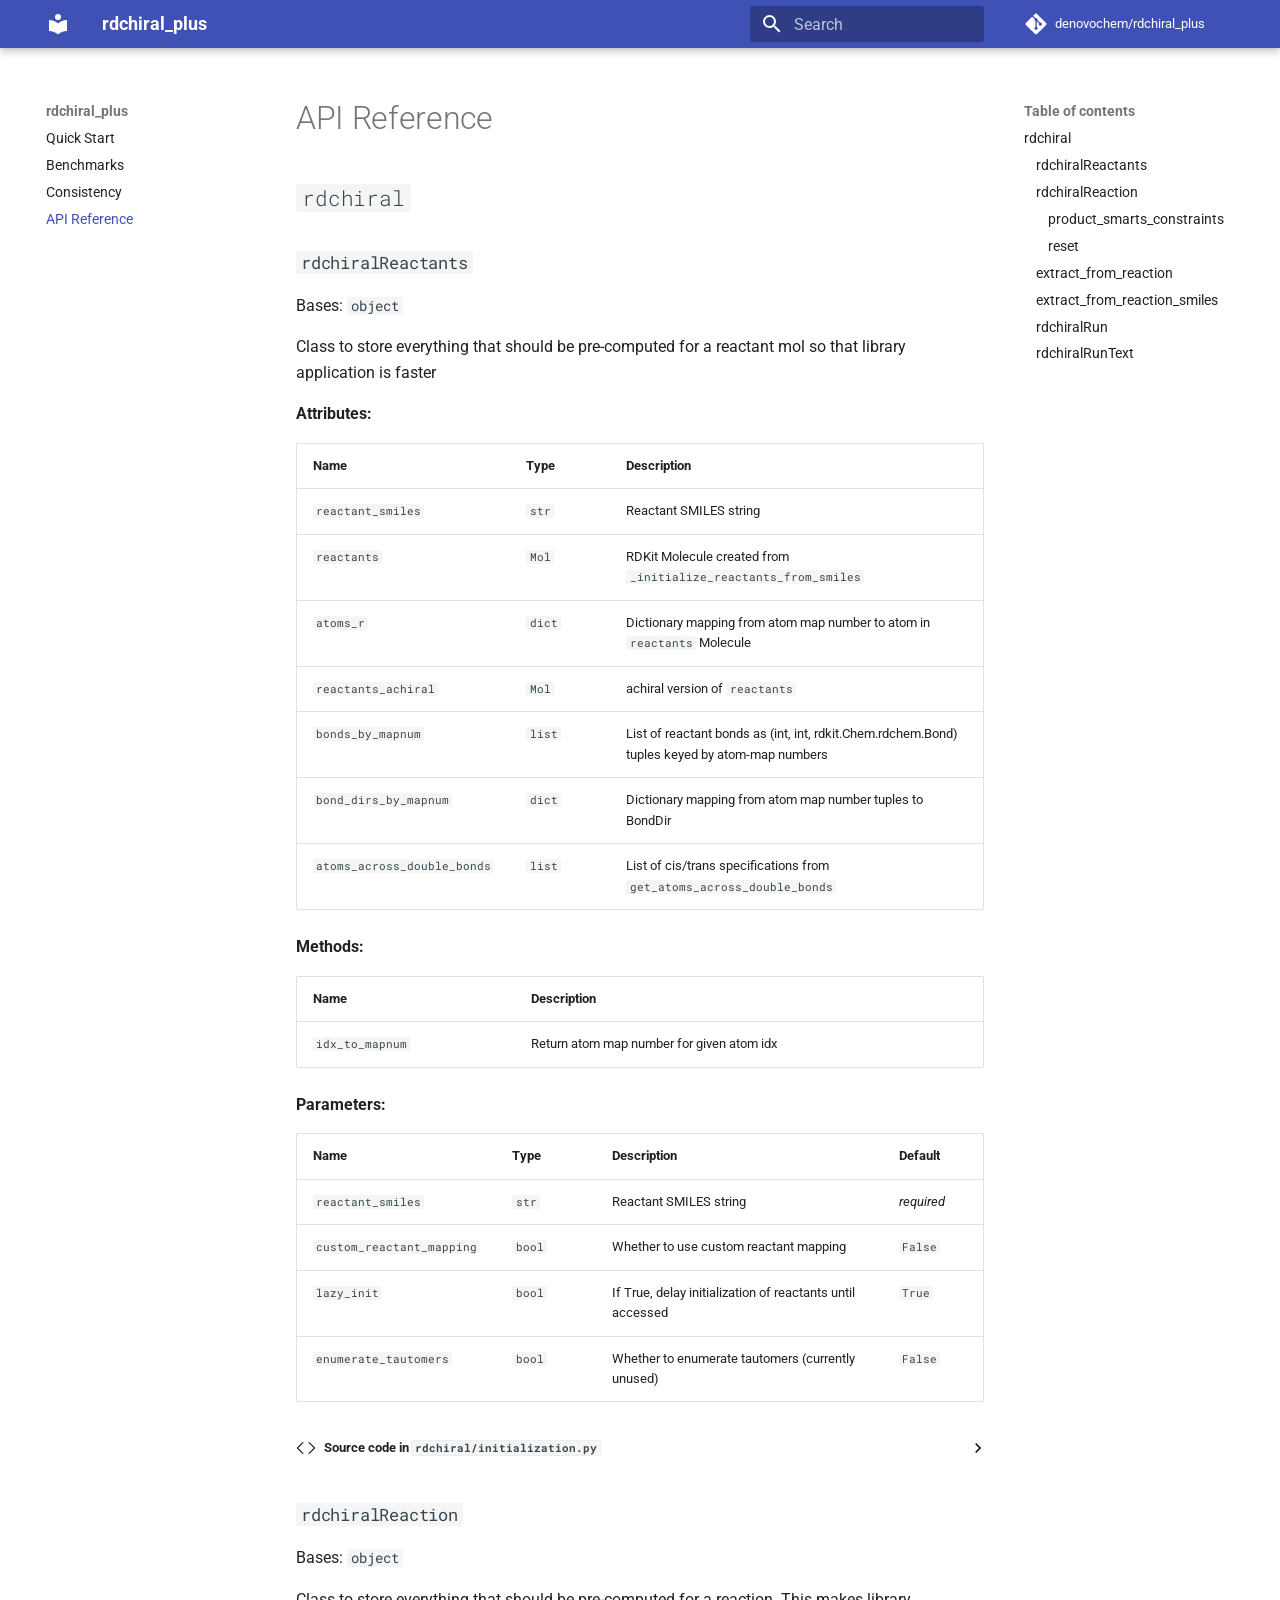
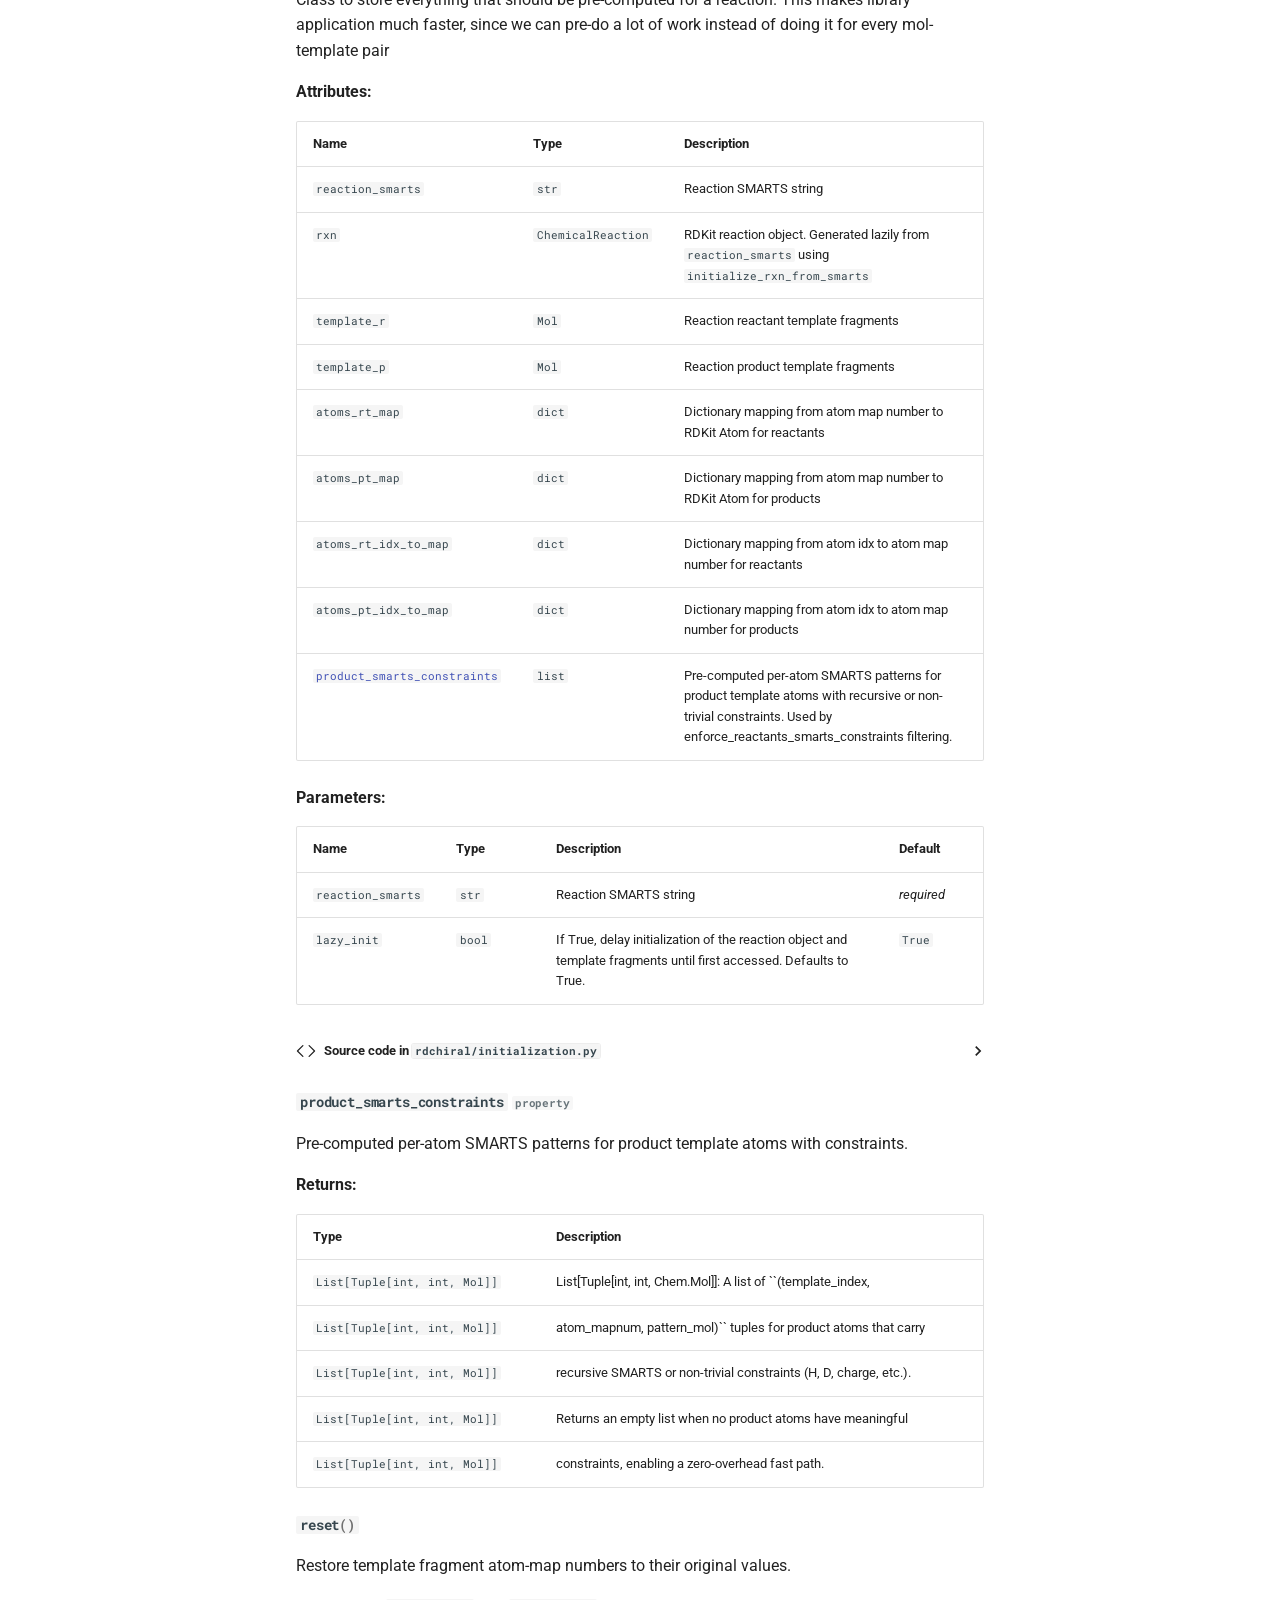
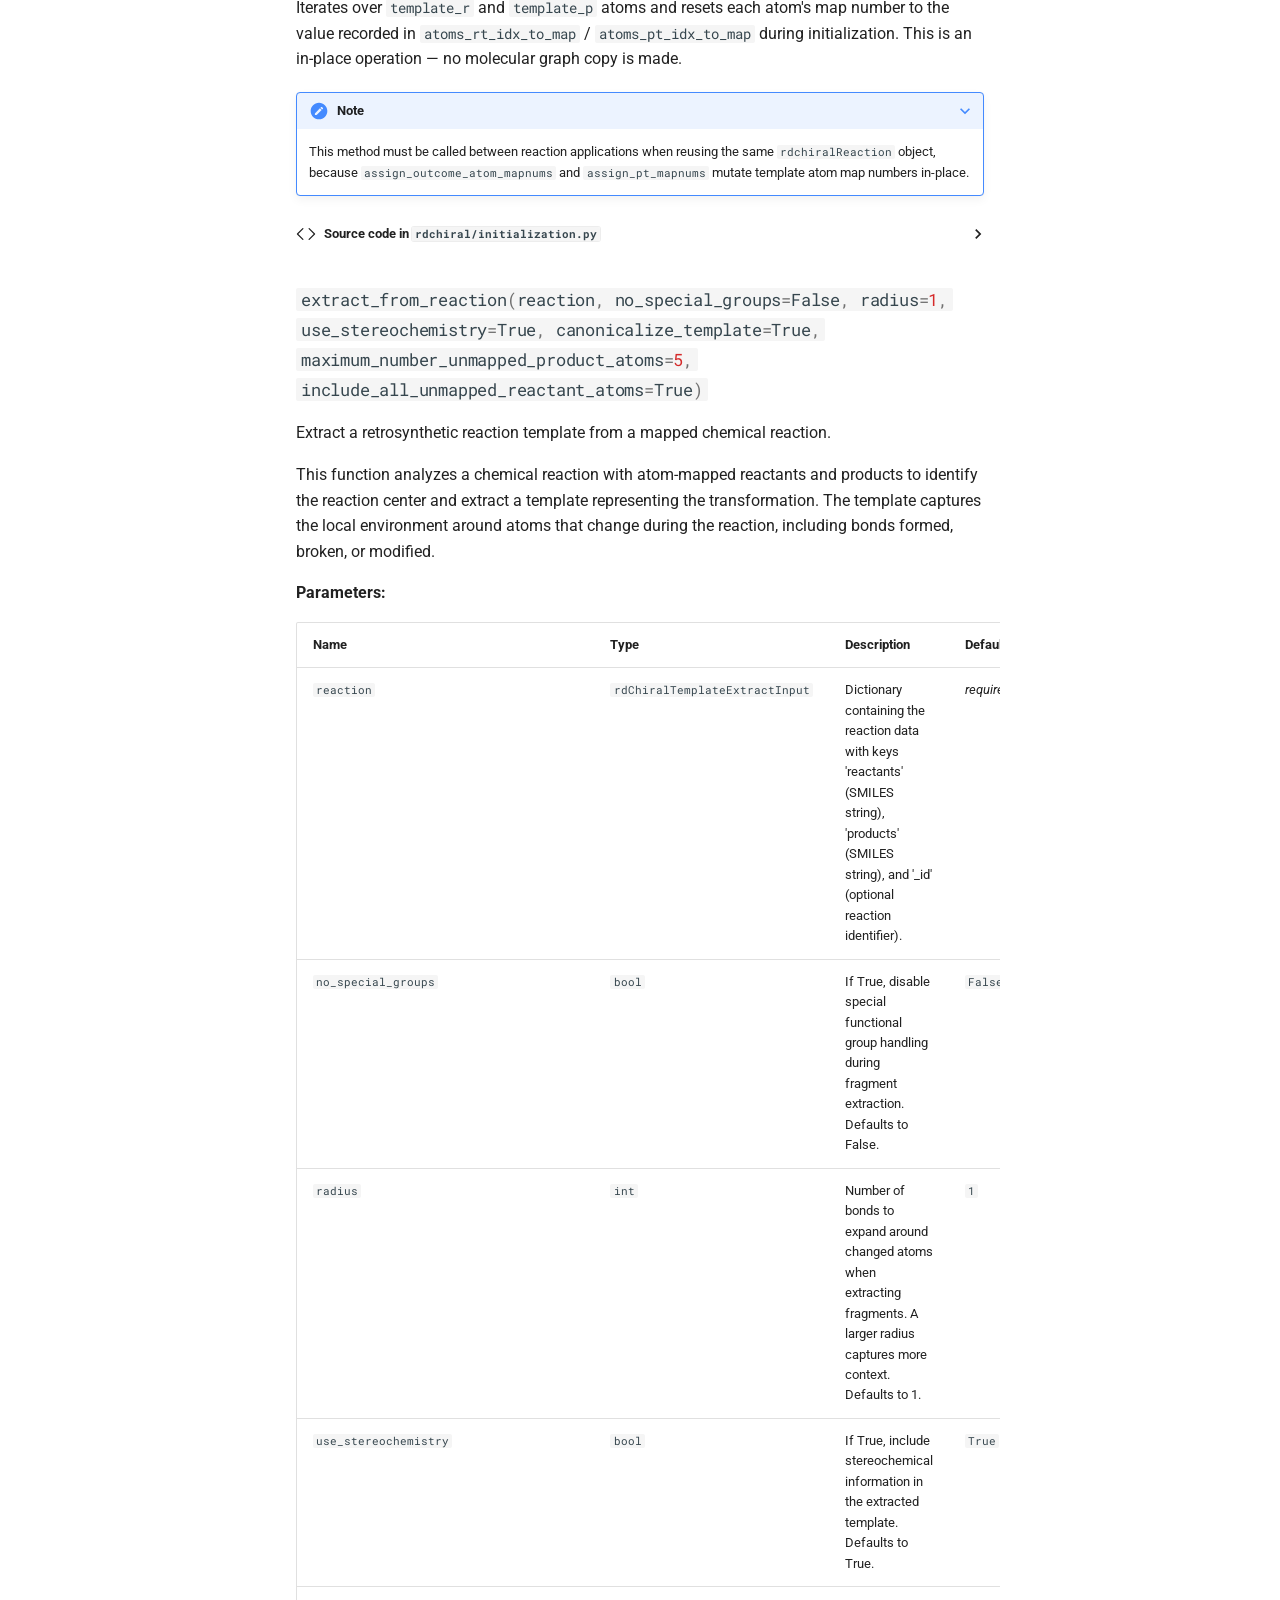
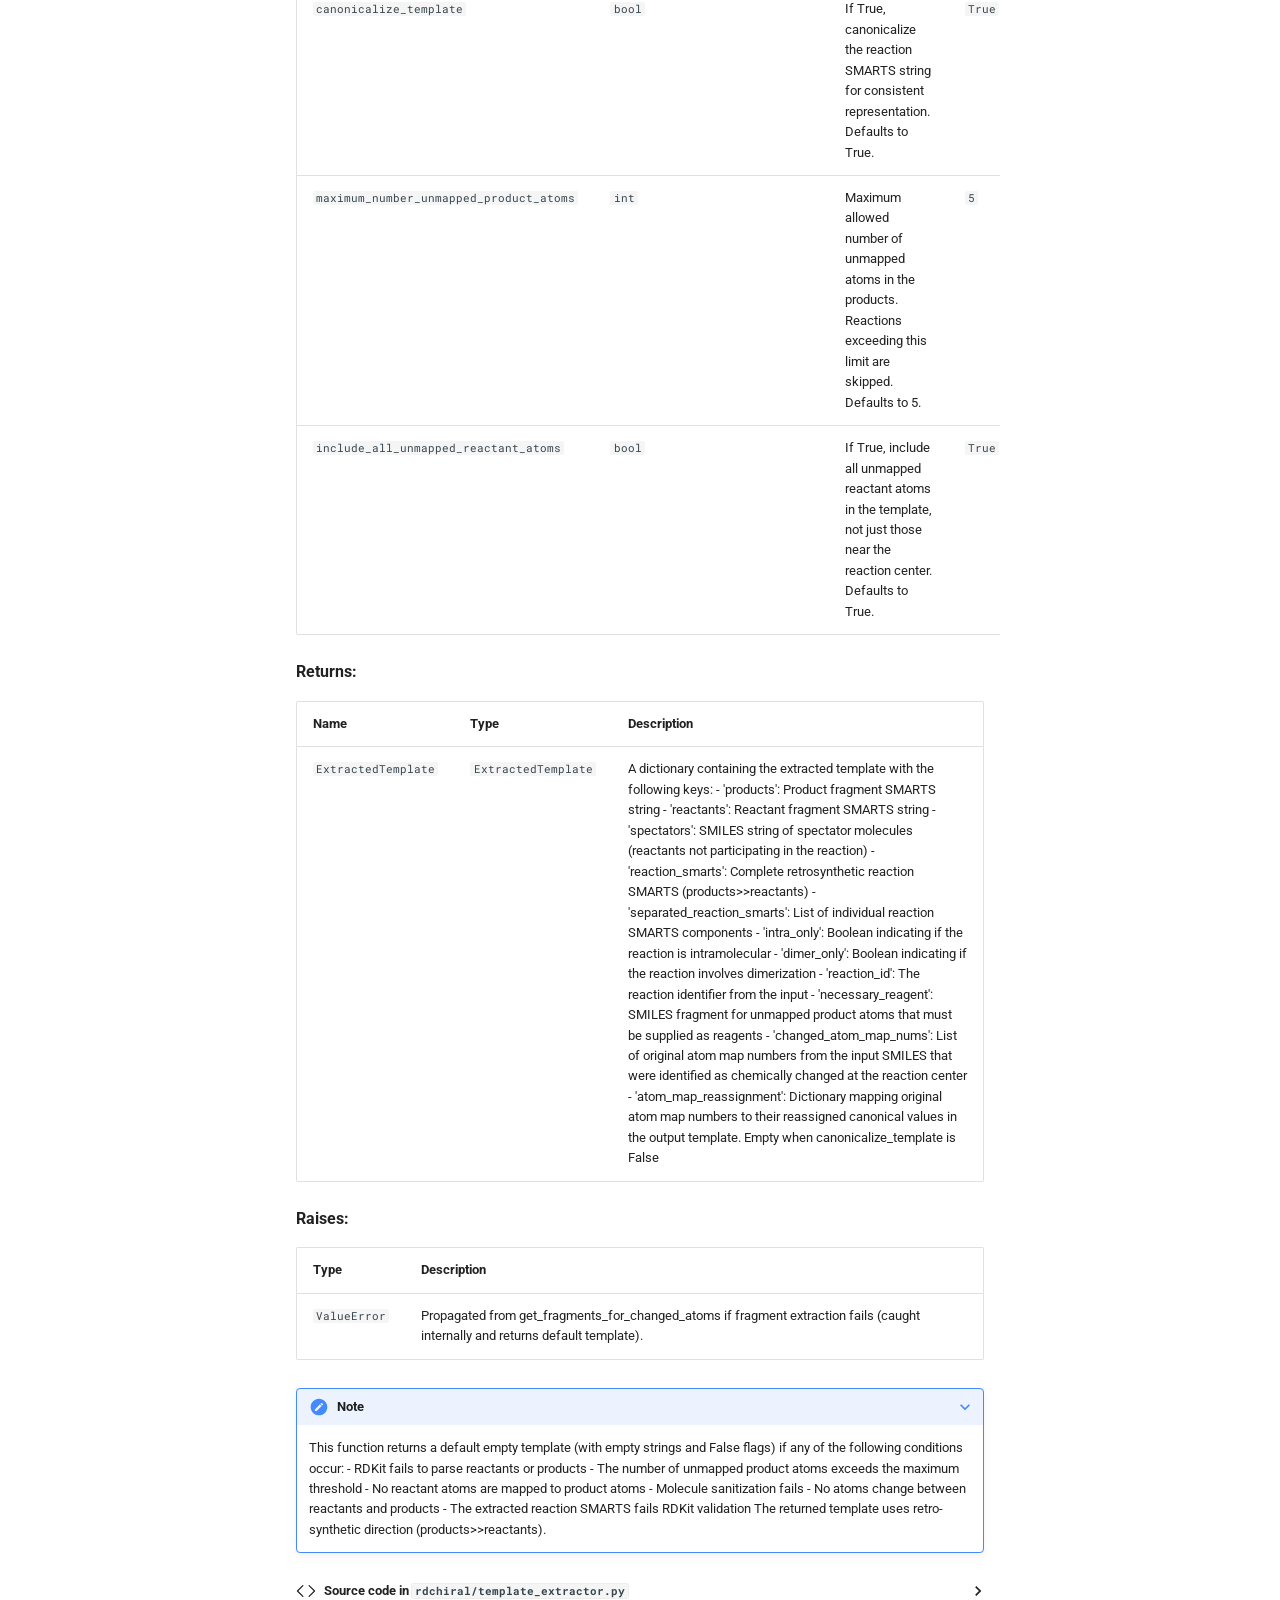
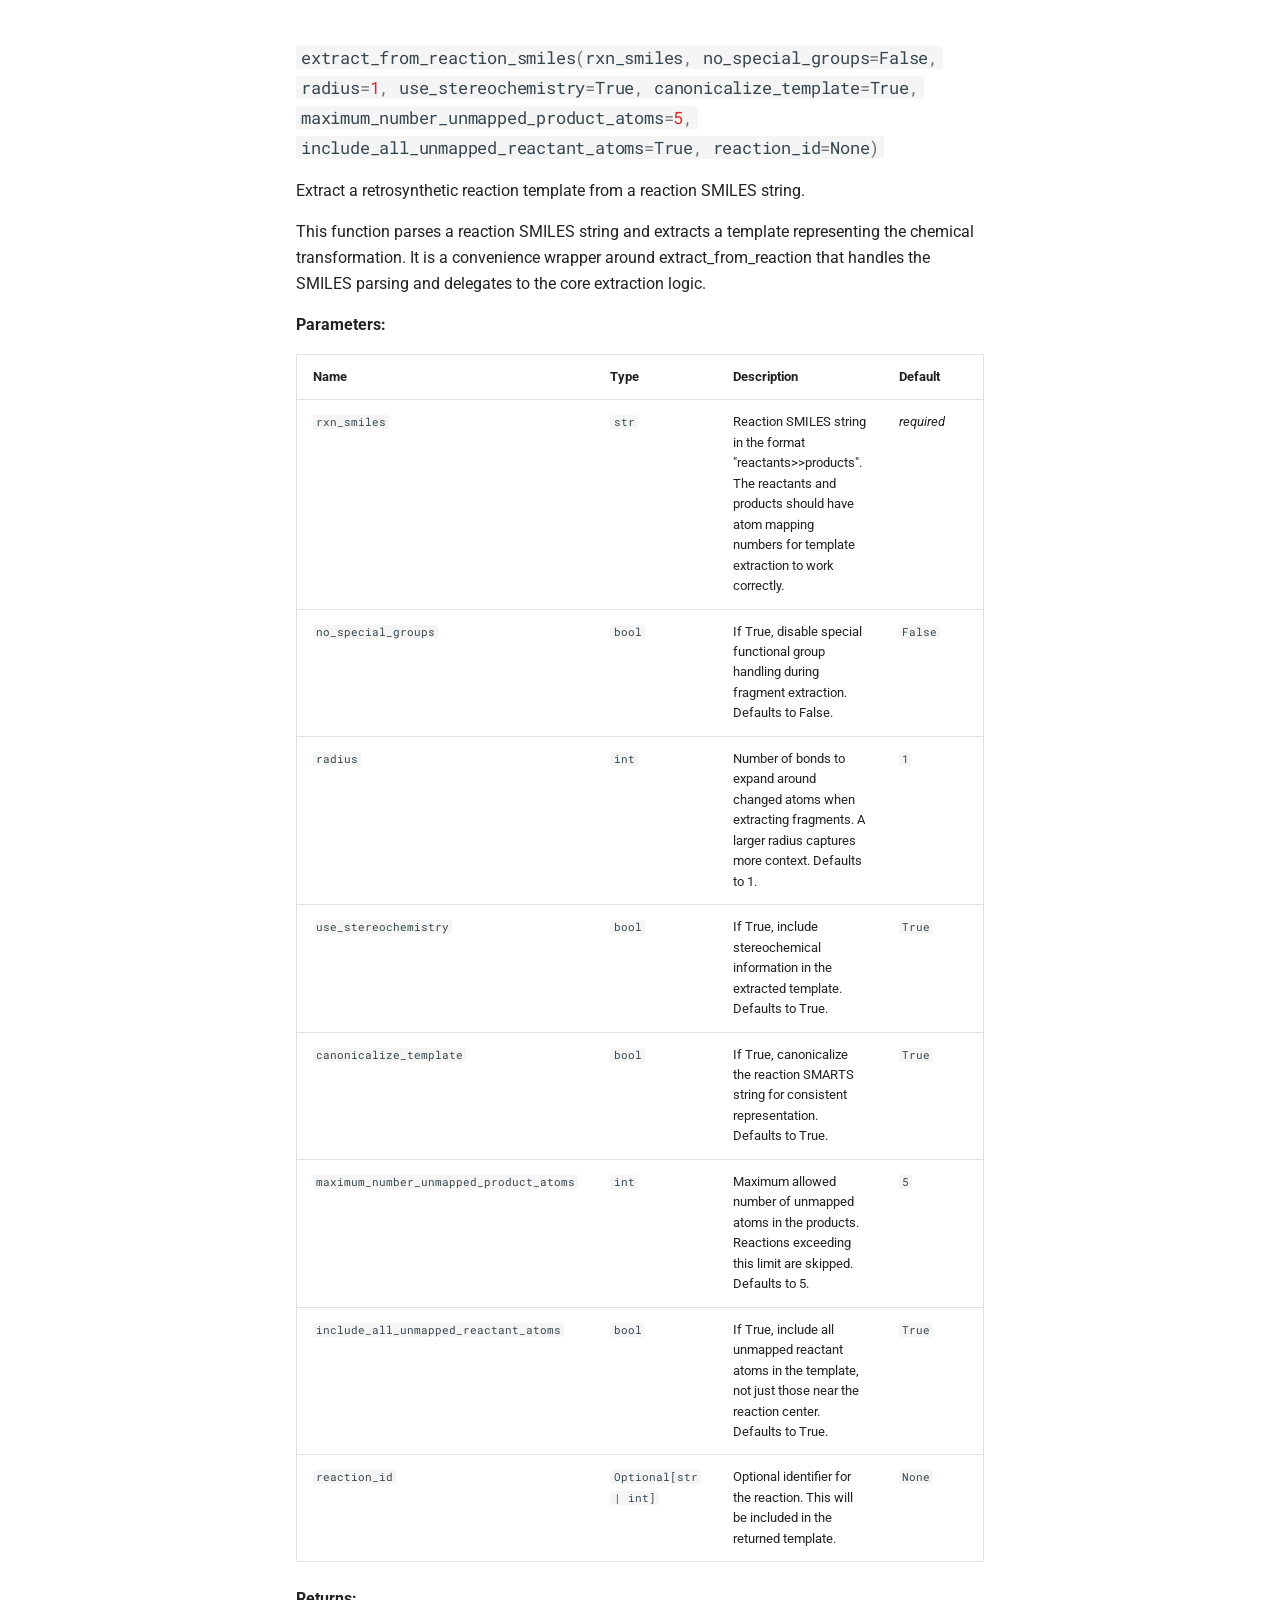
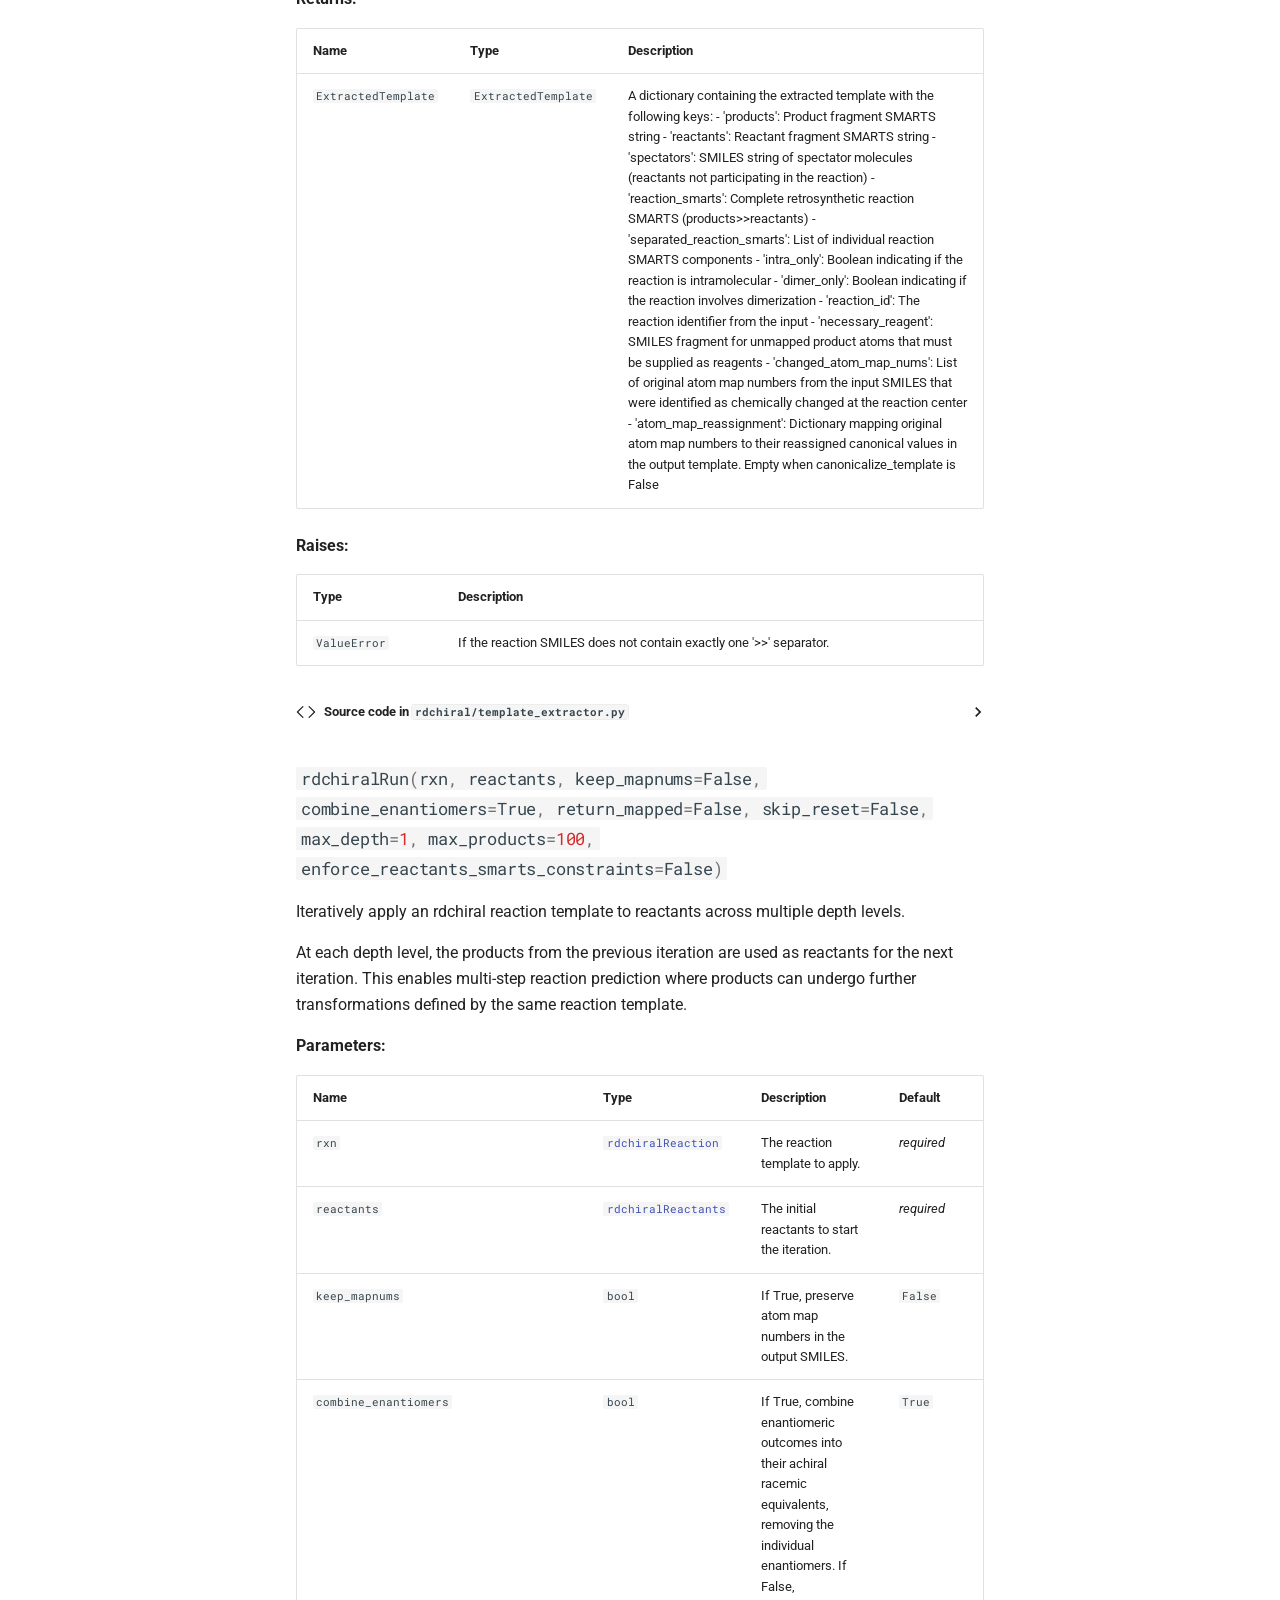
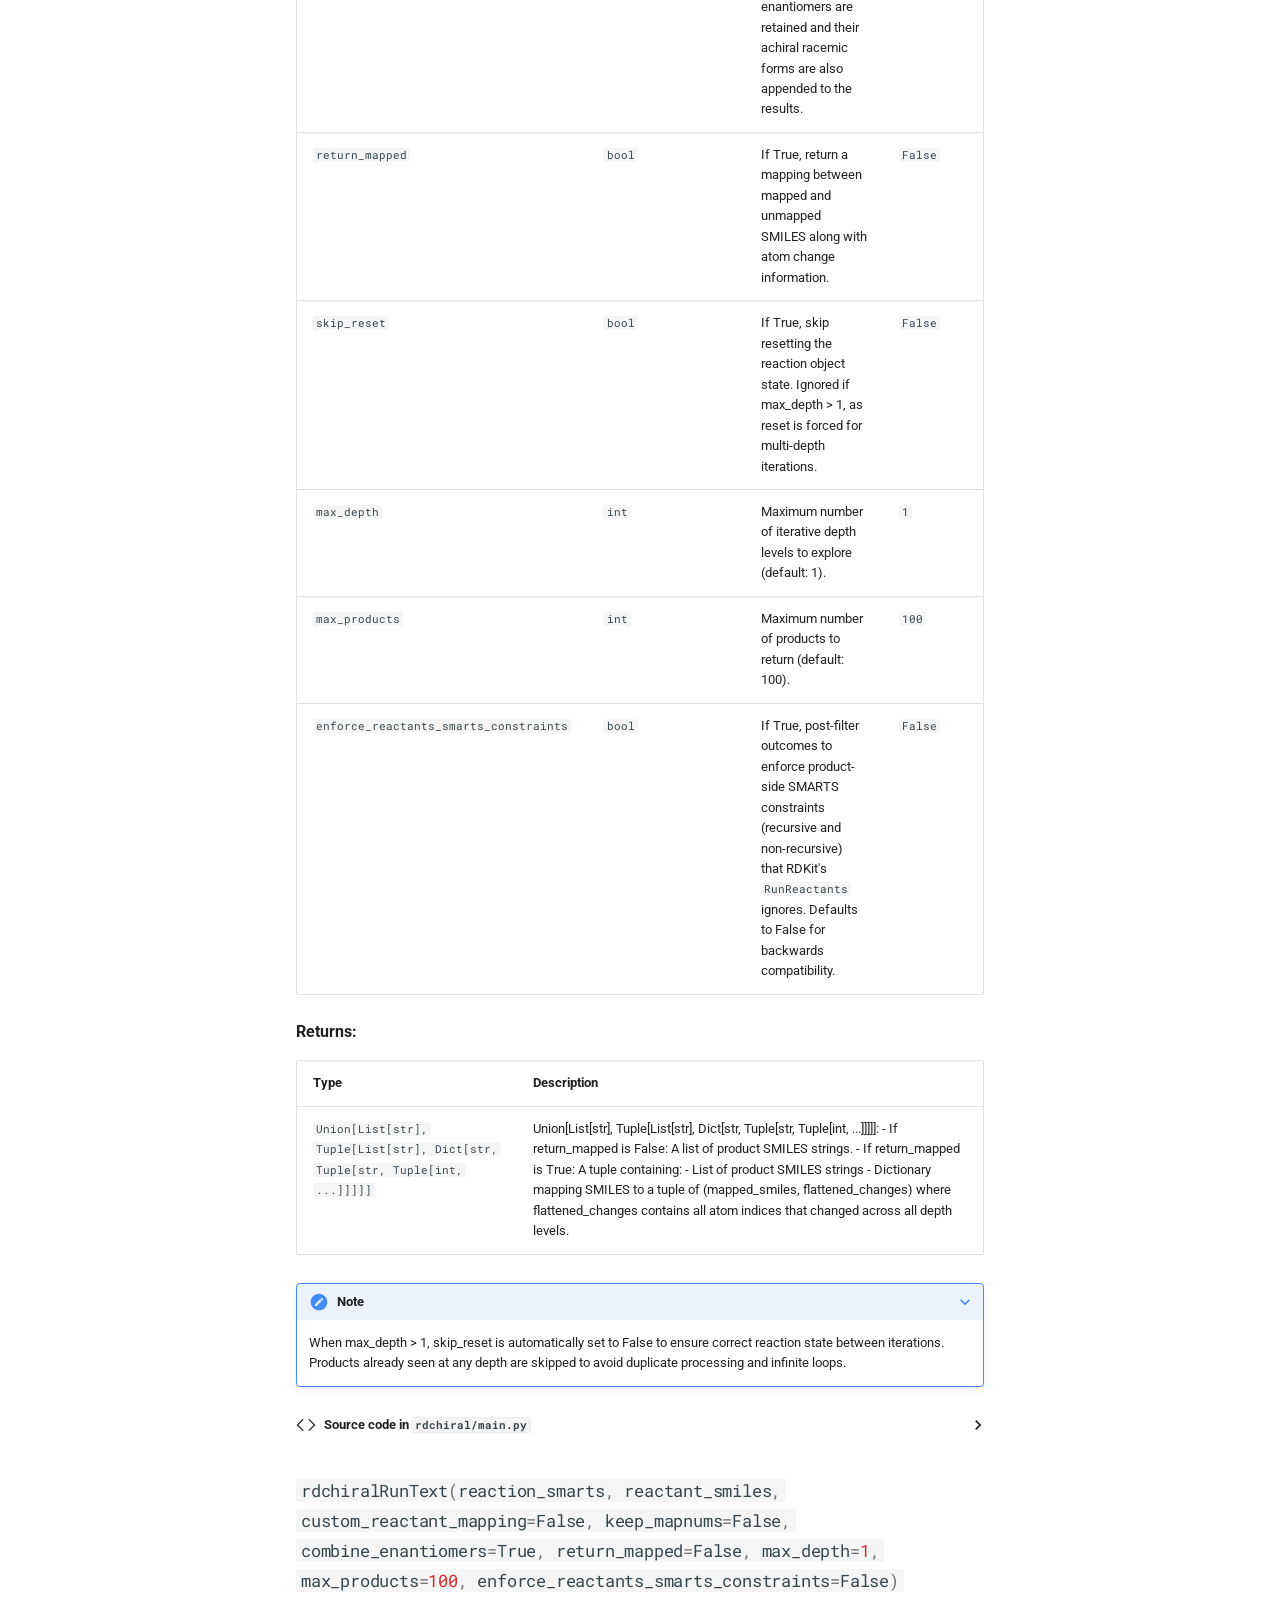
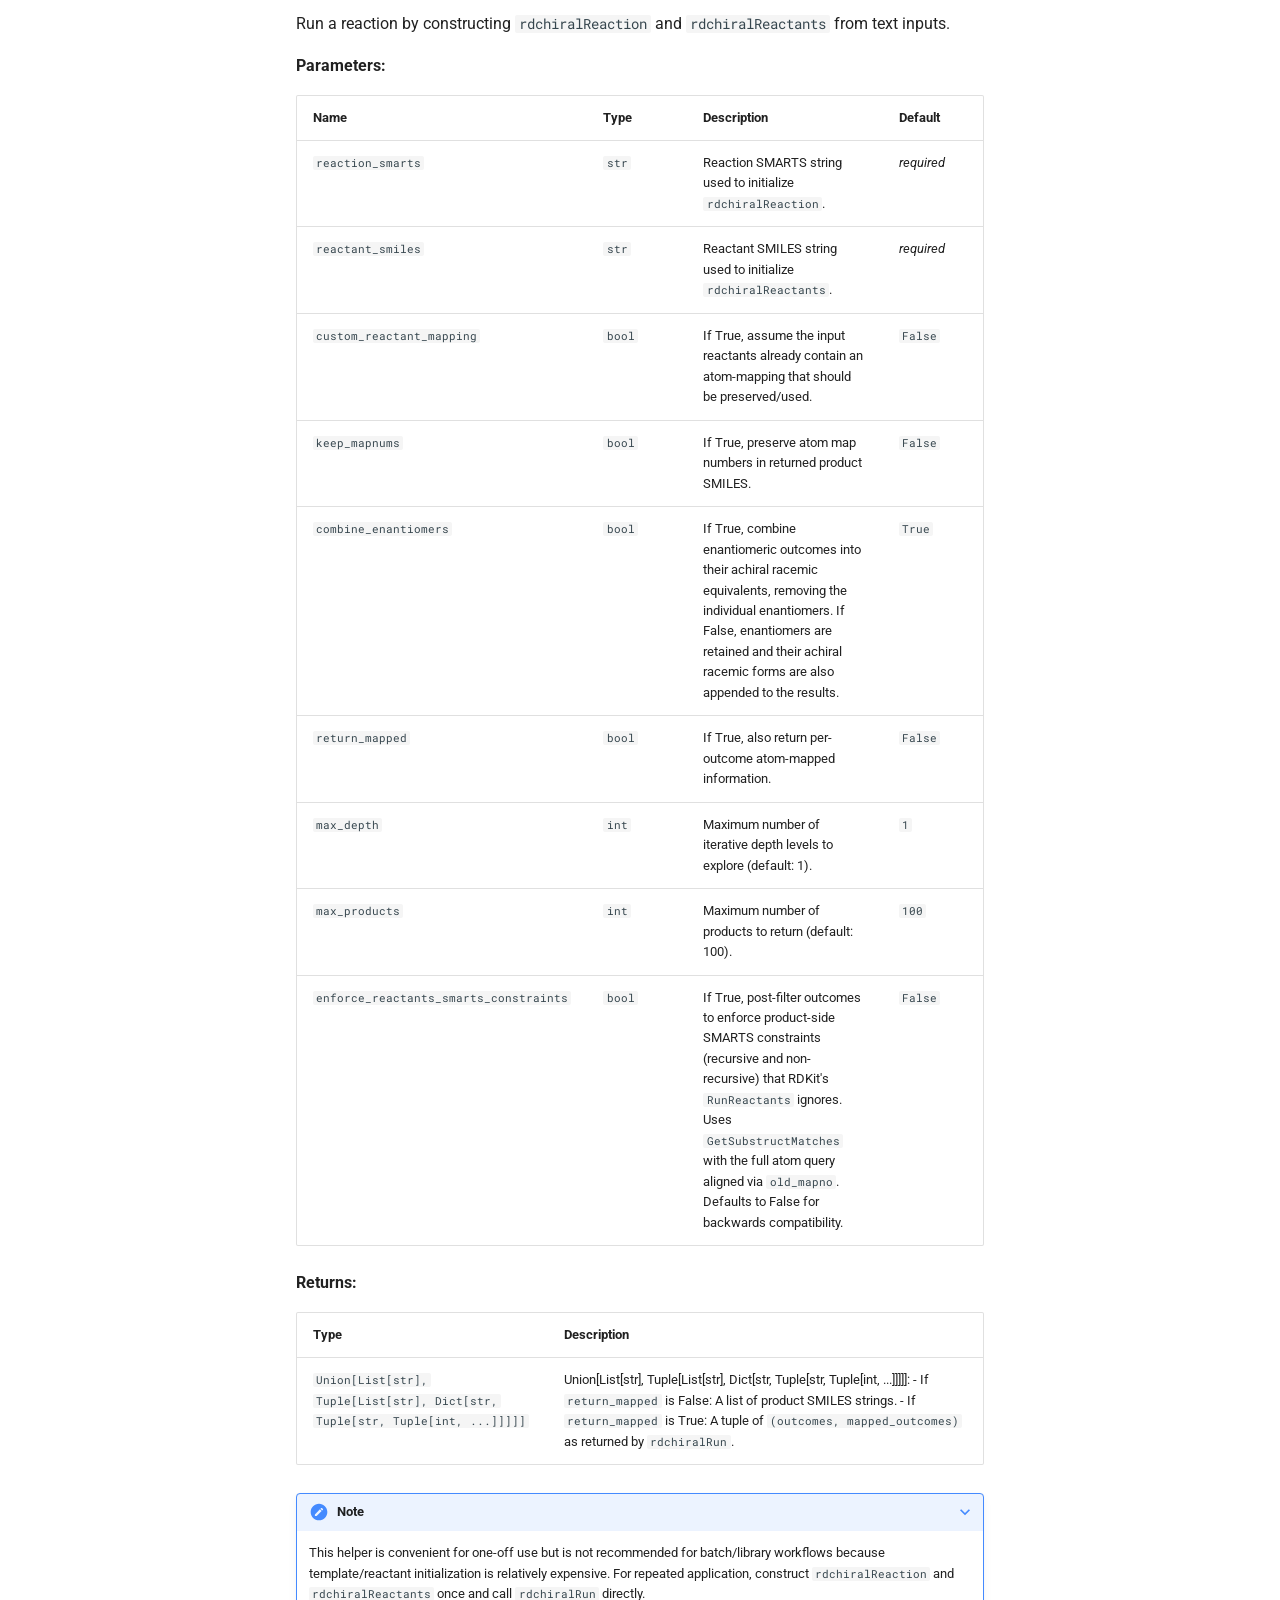
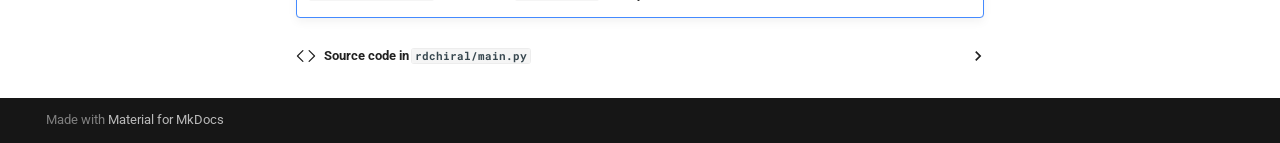
<file: reference/index.html>
<!doctype html>
<html lang="en" class="no-js">
  <head>
    
      <meta charset="utf-8">
      <meta name="viewport" content="width=device-width,initial-scale=1">
      
      
      
      
        <link rel="prev" href="../consistency/">
      
      
      
        
      
      
      <link rel="icon" href="../assets/images/favicon.png">
      <meta name="generator" content="mkdocs-1.6.1, mkdocs-material-9.7.7">
    
    
      
        <title>API Reference - rdchiral_plus</title>
      
    
    
      <link rel="stylesheet" href="../assets/stylesheets/main.ec1eaa64.min.css">
      
        
        <link rel="stylesheet" href="../assets/stylesheets/palette.ab4e12ef.min.css">
      
      


    
    
      
    
    
      
        
        
        <link rel="preconnect" href="https://fonts.gstatic.com" crossorigin>
        <link rel="stylesheet" href="https://fonts.googleapis.com/css?family=Roboto:300,300i,400,400i,700,700i%7CRoboto+Mono:400,400i,700,700i&display=fallback">
        <style>:root{--md-text-font:"Roboto";--md-code-font:"Roboto Mono"}</style>
      
    
    
      <link rel="stylesheet" href="../assets/_mkdocstrings.css">
    
      <link rel="stylesheet" href="../stylesheets/extra.css">
    
    <script>__md_scope=new URL("..",location),__md_hash=e=>[...e].reduce(((e,_)=>(e<<5)-e+_.charCodeAt(0)),0),__md_get=(e,_=localStorage,t=__md_scope)=>JSON.parse(_.getItem(t.pathname+"."+e)),__md_set=(e,_,t=localStorage,a=__md_scope)=>{try{t.setItem(a.pathname+"."+e,JSON.stringify(_))}catch(e){}}</script>
    
      

    
    
  </head>
  
  
    
    
    
    
    
    <body dir="ltr" data-md-color-scheme="default" data-md-color-primary="indigo" data-md-color-accent="indigo">
  
    
    <input class="md-toggle" data-md-toggle="drawer" type="checkbox" id="__drawer" autocomplete="off">
    <input class="md-toggle" data-md-toggle="search" type="checkbox" id="__search" autocomplete="off">
    <label class="md-overlay" for="__drawer"></label>
    <div data-md-component="skip">
      
        
        <a href="#api-reference" class="md-skip">
          Skip to content
        </a>
      
    </div>
    <div data-md-component="announce">
      
    </div>
    
    
      

  

<header class="md-header md-header--shadow" data-md-component="header">
  <nav class="md-header__inner md-grid" aria-label="Header">
    <a href=".." title="rdchiral_plus" class="md-header__button md-logo" aria-label="rdchiral_plus" data-md-component="logo">
      
  
  <svg xmlns="http://www.w3.org/2000/svg" viewBox="0 0 24 24"><path d="M12 8a3 3 0 0 0 3-3 3 3 0 0 0-3-3 3 3 0 0 0-3 3 3 3 0 0 0 3 3m0 3.54C9.64 9.35 6.5 8 3 8v11c3.5 0 6.64 1.35 9 3.54 2.36-2.19 5.5-3.54 9-3.54V8c-3.5 0-6.64 1.35-9 3.54"/></svg>

    </a>
    <label class="md-header__button md-icon" for="__drawer">
      
      <svg xmlns="http://www.w3.org/2000/svg" viewBox="0 0 24 24"><path d="M3 6h18v2H3zm0 5h18v2H3zm0 5h18v2H3z"/></svg>
    </label>
    <div class="md-header__title" data-md-component="header-title">
      <div class="md-header__ellipsis">
        <div class="md-header__topic">
          <span class="md-ellipsis">
            rdchiral_plus
          </span>
        </div>
        <div class="md-header__topic" data-md-component="header-topic">
          <span class="md-ellipsis">
            
              API Reference
            
          </span>
        </div>
      </div>
    </div>
    
      
    
    
    
    
      
      
        <label class="md-header__button md-icon" for="__search">
          
          <svg xmlns="http://www.w3.org/2000/svg" viewBox="0 0 24 24"><path d="M9.5 3A6.5 6.5 0 0 1 16 9.5c0 1.61-.59 3.09-1.56 4.23l.27.27h.79l5 5-1.5 1.5-5-5v-.79l-.27-.27A6.52 6.52 0 0 1 9.5 16 6.5 6.5 0 0 1 3 9.5 6.5 6.5 0 0 1 9.5 3m0 2C7 5 5 7 5 9.5S7 14 9.5 14 14 12 14 9.5 12 5 9.5 5"/></svg>
        </label>
        <div class="md-search" data-md-component="search" role="dialog">
  <label class="md-search__overlay" for="__search"></label>
  <div class="md-search__inner" role="search">
    <form class="md-search__form" name="search">
      <input type="text" class="md-search__input" name="query" aria-label="Search" placeholder="Search" autocapitalize="off" autocorrect="off" autocomplete="off" spellcheck="false" data-md-component="search-query" required>
      <label class="md-search__icon md-icon" for="__search">
        
        <svg xmlns="http://www.w3.org/2000/svg" viewBox="0 0 24 24"><path d="M9.5 3A6.5 6.5 0 0 1 16 9.5c0 1.61-.59 3.09-1.56 4.23l.27.27h.79l5 5-1.5 1.5-5-5v-.79l-.27-.27A6.52 6.52 0 0 1 9.5 16 6.5 6.5 0 0 1 3 9.5 6.5 6.5 0 0 1 9.5 3m0 2C7 5 5 7 5 9.5S7 14 9.5 14 14 12 14 9.5 12 5 9.5 5"/></svg>
        
        <svg xmlns="http://www.w3.org/2000/svg" viewBox="0 0 24 24"><path d="M20 11v2H8l5.5 5.5-1.42 1.42L4.16 12l7.92-7.92L13.5 5.5 8 11z"/></svg>
      </label>
      <nav class="md-search__options" aria-label="Search">
        
        <button type="reset" class="md-search__icon md-icon" title="Clear" aria-label="Clear" tabindex="-1">
          
          <svg xmlns="http://www.w3.org/2000/svg" viewBox="0 0 24 24"><path d="M19 6.41 17.59 5 12 10.59 6.41 5 5 6.41 10.59 12 5 17.59 6.41 19 12 13.41 17.59 19 19 17.59 13.41 12z"/></svg>
        </button>
      </nav>
      
        <div class="md-search__suggest" data-md-component="search-suggest"></div>
      
    </form>
    <div class="md-search__output">
      <div class="md-search__scrollwrap" tabindex="0" data-md-scrollfix>
        <div class="md-search-result" data-md-component="search-result">
          <div class="md-search-result__meta">
            Initializing search
          </div>
          <ol class="md-search-result__list" role="presentation"></ol>
        </div>
      </div>
    </div>
  </div>
</div>
      
    
    
      <div class="md-header__source">
        <a href="https://github.com/denovochem/rdchiral_plus" title="Go to repository" class="md-source" data-md-component="source">
  <div class="md-source__icon md-icon">
    
    <svg xmlns="http://www.w3.org/2000/svg" viewBox="0 0 448 512"><!--! Font Awesome Free 7.1.0 by @fontawesome - https://fontawesome.com License - https://fontawesome.com/license/free (Icons: CC BY 4.0, Fonts: SIL OFL 1.1, Code: MIT License) Copyright 2025 Fonticons, Inc.--><path d="M439.6 236.1 244 40.5c-5.4-5.5-12.8-8.5-20.4-8.5s-15 3-20.4 8.4L162.5 81l51.5 51.5c27.1-9.1 52.7 16.8 43.4 43.7l49.7 49.7c34.2-11.8 61.2 31 35.5 56.7-26.5 26.5-70.2-2.9-56-37.3L240.3 199v121.9c25.3 12.5 22.3 41.8 9.1 55-6.4 6.4-15.2 10.1-24.3 10.1s-17.8-3.6-24.3-10.1c-17.6-17.6-11.1-46.9 11.2-56v-123c-20.8-8.5-24.6-30.7-18.6-45L142.6 101 8.5 235.1C3 240.6 0 247.9 0 255.5s3 15 8.5 20.4l195.6 195.7c5.4 5.4 12.7 8.4 20.4 8.4s15-3 20.4-8.4l194.7-194.7c5.4-5.4 8.4-12.8 8.4-20.4s-3-15-8.4-20.4"/></svg>
  </div>
  <div class="md-source__repository">
    denovochem/rdchiral_plus
  </div>
</a>
      </div>
    
  </nav>
  
</header>
    
    <div class="md-container" data-md-component="container">
      
      
        
          
        
      
      <main class="md-main" data-md-component="main">
        <div class="md-main__inner md-grid">
          
            
              
              <div class="md-sidebar md-sidebar--primary" data-md-component="sidebar" data-md-type="navigation" >
                <div class="md-sidebar__scrollwrap">
                  <div class="md-sidebar__inner">
                    



<nav class="md-nav md-nav--primary" aria-label="Navigation" data-md-level="0">
  <label class="md-nav__title" for="__drawer">
    <a href=".." title="rdchiral_plus" class="md-nav__button md-logo" aria-label="rdchiral_plus" data-md-component="logo">
      
  
  <svg xmlns="http://www.w3.org/2000/svg" viewBox="0 0 24 24"><path d="M12 8a3 3 0 0 0 3-3 3 3 0 0 0-3-3 3 3 0 0 0-3 3 3 3 0 0 0 3 3m0 3.54C9.64 9.35 6.5 8 3 8v11c3.5 0 6.64 1.35 9 3.54 2.36-2.19 5.5-3.54 9-3.54V8c-3.5 0-6.64 1.35-9 3.54"/></svg>

    </a>
    rdchiral_plus
  </label>
  
    <div class="md-nav__source">
      <a href="https://github.com/denovochem/rdchiral_plus" title="Go to repository" class="md-source" data-md-component="source">
  <div class="md-source__icon md-icon">
    
    <svg xmlns="http://www.w3.org/2000/svg" viewBox="0 0 448 512"><!--! Font Awesome Free 7.1.0 by @fontawesome - https://fontawesome.com License - https://fontawesome.com/license/free (Icons: CC BY 4.0, Fonts: SIL OFL 1.1, Code: MIT License) Copyright 2025 Fonticons, Inc.--><path d="M439.6 236.1 244 40.5c-5.4-5.5-12.8-8.5-20.4-8.5s-15 3-20.4 8.4L162.5 81l51.5 51.5c27.1-9.1 52.7 16.8 43.4 43.7l49.7 49.7c34.2-11.8 61.2 31 35.5 56.7-26.5 26.5-70.2-2.9-56-37.3L240.3 199v121.9c25.3 12.5 22.3 41.8 9.1 55-6.4 6.4-15.2 10.1-24.3 10.1s-17.8-3.6-24.3-10.1c-17.6-17.6-11.1-46.9 11.2-56v-123c-20.8-8.5-24.6-30.7-18.6-45L142.6 101 8.5 235.1C3 240.6 0 247.9 0 255.5s3 15 8.5 20.4l195.6 195.7c5.4 5.4 12.7 8.4 20.4 8.4s15-3 20.4-8.4l194.7-194.7c5.4-5.4 8.4-12.8 8.4-20.4s-3-15-8.4-20.4"/></svg>
  </div>
  <div class="md-source__repository">
    denovochem/rdchiral_plus
  </div>
</a>
    </div>
  
  <ul class="md-nav__list" data-md-scrollfix>
    
      
      
  
  
  
  
    <li class="md-nav__item">
      <a href=".." class="md-nav__link">
        
  
  
  <span class="md-ellipsis">
    
  
    Quick Start
  

    
  </span>
  
  

      </a>
    </li>
  

    
      
      
  
  
  
  
    <li class="md-nav__item">
      <a href="../benchmarks/" class="md-nav__link">
        
  
  
  <span class="md-ellipsis">
    
  
    Benchmarks
  

    
  </span>
  
  

      </a>
    </li>
  

    
      
      
  
  
  
  
    <li class="md-nav__item">
      <a href="../consistency/" class="md-nav__link">
        
  
  
  <span class="md-ellipsis">
    
  
    Consistency
  

    
  </span>
  
  

      </a>
    </li>
  

    
      
      
  
  
    
  
  
  
    <li class="md-nav__item md-nav__item--active">
      
      <input class="md-nav__toggle md-toggle" type="checkbox" id="__toc">
      
      
        
      
      
        <label class="md-nav__link md-nav__link--active" for="__toc">
          
  
  
  <span class="md-ellipsis">
    
  
    API Reference
  

    
  </span>
  
  

          <span class="md-nav__icon md-icon"></span>
        </label>
      
      <a href="./" class="md-nav__link md-nav__link--active">
        
  
  
  <span class="md-ellipsis">
    
  
    API Reference
  

    
  </span>
  
  

      </a>
      
        

<nav class="md-nav md-nav--secondary" aria-label="Table of contents">
  
  
  
    
  
  
    <label class="md-nav__title" for="__toc">
      <span class="md-nav__icon md-icon"></span>
      Table of contents
    </label>
    <ul class="md-nav__list" data-md-component="toc" data-md-scrollfix>
      
        <li class="md-nav__item">
  <a href="#rdchiral" class="md-nav__link">
    <span class="md-ellipsis">
      
        rdchiral
      
    </span>
  </a>
  
    <nav class="md-nav" aria-label="rdchiral">
      <ul class="md-nav__list">
        
          <li class="md-nav__item">
  <a href="#rdchiral.rdchiralReactants" class="md-nav__link">
    <span class="md-ellipsis">
      
        rdchiralReactants
      
    </span>
  </a>
  
</li>
        
          <li class="md-nav__item">
  <a href="#rdchiral.rdchiralReaction" class="md-nav__link">
    <span class="md-ellipsis">
      
        rdchiralReaction
      
    </span>
  </a>
  
    <nav class="md-nav" aria-label="rdchiralReaction">
      <ul class="md-nav__list">
        
          <li class="md-nav__item">
  <a href="#rdchiral.rdchiralReaction.product_smarts_constraints" class="md-nav__link">
    <span class="md-ellipsis">
      
        product_smarts_constraints
      
    </span>
  </a>
  
</li>
        
          <li class="md-nav__item">
  <a href="#rdchiral.rdchiralReaction.reset" class="md-nav__link">
    <span class="md-ellipsis">
      
        reset
      
    </span>
  </a>
  
</li>
        
      </ul>
    </nav>
  
</li>
        
          <li class="md-nav__item">
  <a href="#rdchiral.extract_from_reaction" class="md-nav__link">
    <span class="md-ellipsis">
      
        extract_from_reaction
      
    </span>
  </a>
  
</li>
        
          <li class="md-nav__item">
  <a href="#rdchiral.extract_from_reaction_smiles" class="md-nav__link">
    <span class="md-ellipsis">
      
        extract_from_reaction_smiles
      
    </span>
  </a>
  
</li>
        
          <li class="md-nav__item">
  <a href="#rdchiral.rdchiralRun" class="md-nav__link">
    <span class="md-ellipsis">
      
        rdchiralRun
      
    </span>
  </a>
  
</li>
        
          <li class="md-nav__item">
  <a href="#rdchiral.rdchiralRunText" class="md-nav__link">
    <span class="md-ellipsis">
      
        rdchiralRunText
      
    </span>
  </a>
  
</li>
        
      </ul>
    </nav>
  
</li>
      
    </ul>
  
</nav>
      
    </li>
  

    
  </ul>
</nav>
                  </div>
                </div>
              </div>
            
            
              
              <div class="md-sidebar md-sidebar--secondary" data-md-component="sidebar" data-md-type="toc" >
                <div class="md-sidebar__scrollwrap">
                  <div class="md-sidebar__inner">
                    

<nav class="md-nav md-nav--secondary" aria-label="Table of contents">
  
  
  
    
  
  
    <label class="md-nav__title" for="__toc">
      <span class="md-nav__icon md-icon"></span>
      Table of contents
    </label>
    <ul class="md-nav__list" data-md-component="toc" data-md-scrollfix>
      
        <li class="md-nav__item">
  <a href="#rdchiral" class="md-nav__link">
    <span class="md-ellipsis">
      
        rdchiral
      
    </span>
  </a>
  
    <nav class="md-nav" aria-label="rdchiral">
      <ul class="md-nav__list">
        
          <li class="md-nav__item">
  <a href="#rdchiral.rdchiralReactants" class="md-nav__link">
    <span class="md-ellipsis">
      
        rdchiralReactants
      
    </span>
  </a>
  
</li>
        
          <li class="md-nav__item">
  <a href="#rdchiral.rdchiralReaction" class="md-nav__link">
    <span class="md-ellipsis">
      
        rdchiralReaction
      
    </span>
  </a>
  
    <nav class="md-nav" aria-label="rdchiralReaction">
      <ul class="md-nav__list">
        
          <li class="md-nav__item">
  <a href="#rdchiral.rdchiralReaction.product_smarts_constraints" class="md-nav__link">
    <span class="md-ellipsis">
      
        product_smarts_constraints
      
    </span>
  </a>
  
</li>
        
          <li class="md-nav__item">
  <a href="#rdchiral.rdchiralReaction.reset" class="md-nav__link">
    <span class="md-ellipsis">
      
        reset
      
    </span>
  </a>
  
</li>
        
      </ul>
    </nav>
  
</li>
        
          <li class="md-nav__item">
  <a href="#rdchiral.extract_from_reaction" class="md-nav__link">
    <span class="md-ellipsis">
      
        extract_from_reaction
      
    </span>
  </a>
  
</li>
        
          <li class="md-nav__item">
  <a href="#rdchiral.extract_from_reaction_smiles" class="md-nav__link">
    <span class="md-ellipsis">
      
        extract_from_reaction_smiles
      
    </span>
  </a>
  
</li>
        
          <li class="md-nav__item">
  <a href="#rdchiral.rdchiralRun" class="md-nav__link">
    <span class="md-ellipsis">
      
        rdchiralRun
      
    </span>
  </a>
  
</li>
        
          <li class="md-nav__item">
  <a href="#rdchiral.rdchiralRunText" class="md-nav__link">
    <span class="md-ellipsis">
      
        rdchiralRunText
      
    </span>
  </a>
  
</li>
        
      </ul>
    </nav>
  
</li>
      
    </ul>
  
</nav>
                  </div>
                </div>
              </div>
            
          
          
            <div class="md-content" data-md-component="content">
              
              <article class="md-content__inner md-typeset">
                
                  


  
  


<h1 id="api-reference">API Reference</h1>


<div class="doc doc-object doc-module">



<h2 id="rdchiral" class="doc doc-heading">
            <code>rdchiral</code>


</h2>

    <div class="doc doc-contents first">










<div class="doc doc-children">









<div class="doc doc-object doc-class">



<h3 id="rdchiral.rdchiralReactants" class="doc doc-heading">
            <code>rdchiralReactants</code>


</h3>


    <div class="doc doc-contents ">
            <p class="doc doc-class-bases">
              Bases: <code><span title="object">object</span></code></p>



        <p>Class to store everything that should be pre-computed for a reactant mol
so that library application is faster</p>


<p><span class="doc-section-title">Attributes:</span></p>
    <table>
      <thead>
        <tr>
          <th>Name</th>
          <th>Type</th>
          <th>Description</th>
        </tr>
      </thead>
      <tbody>
          <tr class="doc-section-item">
            <td><code><span title="rdchiral.rdchiralReactants.reactant_smiles">reactant_smiles</span></code></td>
            <td>
                  <code><span title="str">str</span></code>
            </td>
            <td>
              <div class="doc-md-description">
                <p>Reactant SMILES string</p>
              </div>
            </td>
          </tr>
          <tr class="doc-section-item">
            <td><code><span title="rdchiral.rdchiralReactants.reactants">reactants</span></code></td>
            <td>
                  <code><span title="rdkit.Chem.rdchem.Mol">Mol</span></code>
            </td>
            <td>
              <div class="doc-md-description">
                <p>RDKit Molecule created from <code>_initialize_reactants_from_smiles</code></p>
              </div>
            </td>
          </tr>
          <tr class="doc-section-item">
            <td><code><span title="rdchiral.rdchiralReactants.atoms_r">atoms_r</span></code></td>
            <td>
                  <code><span title="dict">dict</span></code>
            </td>
            <td>
              <div class="doc-md-description">
                <p>Dictionary mapping from atom map number to atom in <code>reactants</code> Molecule</p>
              </div>
            </td>
          </tr>
          <tr class="doc-section-item">
            <td><code><span title="rdchiral.rdchiralReactants.reactants_achiral">reactants_achiral</span></code></td>
            <td>
                  <code><span title="rdkit.Chem.rdchem.Mol">Mol</span></code>
            </td>
            <td>
              <div class="doc-md-description">
                <p>achiral version of <code>reactants</code></p>
              </div>
            </td>
          </tr>
          <tr class="doc-section-item">
            <td><code><span title="rdchiral.rdchiralReactants.bonds_by_mapnum">bonds_by_mapnum</span></code></td>
            <td>
                  <code><span title="list">list</span></code>
            </td>
            <td>
              <div class="doc-md-description">
                <p>List of reactant bonds as
(int, int, rdkit.Chem.rdchem.Bond) tuples keyed by atom-map numbers</p>
              </div>
            </td>
          </tr>
          <tr class="doc-section-item">
            <td><code><span title="rdchiral.rdchiralReactants.bond_dirs_by_mapnum">bond_dirs_by_mapnum</span></code></td>
            <td>
                  <code><span title="dict">dict</span></code>
            </td>
            <td>
              <div class="doc-md-description">
                <p>Dictionary mapping from atom map number tuples to BondDir</p>
              </div>
            </td>
          </tr>
          <tr class="doc-section-item">
            <td><code><span title="rdchiral.rdchiralReactants.atoms_across_double_bonds">atoms_across_double_bonds</span></code></td>
            <td>
                  <code><span title="list">list</span></code>
            </td>
            <td>
              <div class="doc-md-description">
                <p>List of cis/trans specifications from <code>get_atoms_across_double_bonds</code></p>
              </div>
            </td>
          </tr>
      </tbody>
    </table>


<p><span class="doc-section-title">Methods:</span></p>
    <table>
      <thead>
        <tr>
          <th>Name</th>
          <th>Description</th>
        </tr>
      </thead>
      <tbody>
            <tr class="doc-section-item">
              <td><code><span title="rdchiral.rdchiralReactants.idx_to_mapnum">idx_to_mapnum</span></code></td>
              <td>
                <div class="doc-md-description">
                  <p>Return atom map number for given atom idx</p>
                </div>
              </td>
            </tr>
      </tbody>
    </table>


<p><span class="doc-section-title">Parameters:</span></p>
    <table>
      <thead>
        <tr>
          <th>Name</th>
          <th>Type</th>
          <th>Description</th>
          <th>Default</th>
        </tr>
      </thead>
      <tbody>
          <tr class="doc-section-item">
            <td>
                <code>reactant_smiles</code>
            </td>
            <td>
                  <code><span title="str">str</span></code>
            </td>
            <td>
              <div class="doc-md-description">
                <p>Reactant SMILES string</p>
              </div>
            </td>
            <td>
                <em>required</em>
            </td>
          </tr>
          <tr class="doc-section-item">
            <td>
                <code>custom_reactant_mapping</code>
            </td>
            <td>
                  <code><span title="bool">bool</span></code>
            </td>
            <td>
              <div class="doc-md-description">
                <p>Whether to use custom reactant mapping</p>
              </div>
            </td>
            <td>
                  <code>False</code>
            </td>
          </tr>
          <tr class="doc-section-item">
            <td>
                <code>lazy_init</code>
            </td>
            <td>
                  <code><span title="bool">bool</span></code>
            </td>
            <td>
              <div class="doc-md-description">
                <p>If True, delay initialization of reactants until accessed</p>
              </div>
            </td>
            <td>
                  <code>True</code>
            </td>
          </tr>
          <tr class="doc-section-item">
            <td>
                <code>enumerate_tautomers</code>
            </td>
            <td>
                  <code><span title="bool">bool</span></code>
            </td>
            <td>
              <div class="doc-md-description">
                <p>Whether to enumerate tautomers (currently unused)</p>
              </div>
            </td>
            <td>
                  <code>False</code>
            </td>
          </tr>
      </tbody>
    </table>








              <details class="mkdocstrings-source">
                <summary>Source code in <code>rdchiral/initialization.py</code></summary>
                <div class="highlight"><table class="highlighttable"><tr><td class="linenos"><div class="linenodiv"><pre><span></span><span class="normal">388</span>
<span class="normal">389</span>
<span class="normal">390</span>
<span class="normal">391</span>
<span class="normal">392</span>
<span class="normal">393</span>
<span class="normal">394</span>
<span class="normal">395</span>
<span class="normal">396</span>
<span class="normal">397</span>
<span class="normal">398</span>
<span class="normal">399</span>
<span class="normal">400</span>
<span class="normal">401</span>
<span class="normal">402</span>
<span class="normal">403</span>
<span class="normal">404</span>
<span class="normal">405</span>
<span class="normal">406</span>
<span class="normal">407</span>
<span class="normal">408</span>
<span class="normal">409</span>
<span class="normal">410</span>
<span class="normal">411</span>
<span class="normal">412</span>
<span class="normal">413</span>
<span class="normal">414</span>
<span class="normal">415</span>
<span class="normal">416</span>
<span class="normal">417</span>
<span class="normal">418</span>
<span class="normal">419</span>
<span class="normal">420</span>
<span class="normal">421</span>
<span class="normal">422</span>
<span class="normal">423</span>
<span class="normal">424</span>
<span class="normal">425</span>
<span class="normal">426</span>
<span class="normal">427</span>
<span class="normal">428</span>
<span class="normal">429</span>
<span class="normal">430</span>
<span class="normal">431</span>
<span class="normal">432</span>
<span class="normal">433</span>
<span class="normal">434</span>
<span class="normal">435</span>
<span class="normal">436</span>
<span class="normal">437</span>
<span class="normal">438</span>
<span class="normal">439</span>
<span class="normal">440</span>
<span class="normal">441</span>
<span class="normal">442</span>
<span class="normal">443</span>
<span class="normal">444</span>
<span class="normal">445</span>
<span class="normal">446</span>
<span class="normal">447</span>
<span class="normal">448</span>
<span class="normal">449</span>
<span class="normal">450</span>
<span class="normal">451</span>
<span class="normal">452</span>
<span class="normal">453</span>
<span class="normal">454</span>
<span class="normal">455</span>
<span class="normal">456</span>
<span class="normal">457</span>
<span class="normal">458</span>
<span class="normal">459</span>
<span class="normal">460</span>
<span class="normal">461</span>
<span class="normal">462</span>
<span class="normal">463</span>
<span class="normal">464</span>
<span class="normal">465</span>
<span class="normal">466</span>
<span class="normal">467</span>
<span class="normal">468</span>
<span class="normal">469</span>
<span class="normal">470</span>
<span class="normal">471</span>
<span class="normal">472</span>
<span class="normal">473</span>
<span class="normal">474</span>
<span class="normal">475</span>
<span class="normal">476</span>
<span class="normal">477</span>
<span class="normal">478</span>
<span class="normal">479</span>
<span class="normal">480</span>
<span class="normal">481</span>
<span class="normal">482</span>
<span class="normal">483</span>
<span class="normal">484</span>
<span class="normal">485</span>
<span class="normal">486</span>
<span class="normal">487</span>
<span class="normal">488</span>
<span class="normal">489</span>
<span class="normal">490</span>
<span class="normal">491</span>
<span class="normal">492</span>
<span class="normal">493</span>
<span class="normal">494</span>
<span class="normal">495</span>
<span class="normal">496</span>
<span class="normal">497</span>
<span class="normal">498</span>
<span class="normal">499</span>
<span class="normal">500</span>
<span class="normal">501</span>
<span class="normal">502</span>
<span class="normal">503</span>
<span class="normal">504</span>
<span class="normal">505</span>
<span class="normal">506</span>
<span class="normal">507</span>
<span class="normal">508</span>
<span class="normal">509</span>
<span class="normal">510</span>
<span class="normal">511</span>
<span class="normal">512</span>
<span class="normal">513</span>
<span class="normal">514</span>
<span class="normal">515</span>
<span class="normal">516</span>
<span class="normal">517</span>
<span class="normal">518</span>
<span class="normal">519</span>
<span class="normal">520</span>
<span class="normal">521</span>
<span class="normal">522</span>
<span class="normal">523</span>
<span class="normal">524</span>
<span class="normal">525</span>
<span class="normal">526</span>
<span class="normal">527</span>
<span class="normal">528</span>
<span class="normal">529</span>
<span class="normal">530</span>
<span class="normal">531</span>
<span class="normal">532</span>
<span class="normal">533</span>
<span class="normal">534</span>
<span class="normal">535</span>
<span class="normal">536</span>
<span class="normal">537</span>
<span class="normal">538</span>
<span class="normal">539</span>
<span class="normal">540</span>
<span class="normal">541</span>
<span class="normal">542</span>
<span class="normal">543</span>
<span class="normal">544</span>
<span class="normal">545</span>
<span class="normal">546</span>
<span class="normal">547</span>
<span class="normal">548</span>
<span class="normal">549</span>
<span class="normal">550</span>
<span class="normal">551</span>
<span class="normal">552</span>
<span class="normal">553</span>
<span class="normal">554</span>
<span class="normal">555</span>
<span class="normal">556</span>
<span class="normal">557</span>
<span class="normal">558</span>
<span class="normal">559</span>
<span class="normal">560</span>
<span class="normal">561</span>
<span class="normal">562</span>
<span class="normal">563</span>
<span class="normal">564</span>
<span class="normal">565</span>
<span class="normal">566</span>
<span class="normal">567</span>
<span class="normal">568</span>
<span class="normal">569</span>
<span class="normal">570</span>
<span class="normal">571</span>
<span class="normal">572</span>
<span class="normal">573</span>
<span class="normal">574</span>
<span class="normal">575</span>
<span class="normal">576</span>
<span class="normal">577</span>
<span class="normal">578</span>
<span class="normal">579</span>
<span class="normal">580</span>
<span class="normal">581</span></pre></div></td><td class="code"><div><pre><span></span><code><span class="k">class</span><span class="w"> </span><span class="nc">rdchiralReactants</span><span class="p">(</span><span class="nb">object</span><span class="p">):</span>
<span class="w">    </span><span class="sd">"""</span>
<span class="sd">    Class to store everything that should be pre-computed for a reactant mol</span>
<span class="sd">    so that library application is faster</span>

<span class="sd">    Attributes:</span>
<span class="sd">        reactant_smiles (str): Reactant SMILES string</span>
<span class="sd">        reactants (rdkit.Chem.rdchem.Mol): RDKit Molecule created from `_initialize_reactants_from_smiles`</span>
<span class="sd">        atoms_r (dict): Dictionary mapping from atom map number to atom in `reactants` Molecule</span>
<span class="sd">        reactants_achiral (rdkit.Chem.rdchem.Mol): achiral version of `reactants`</span>
<span class="sd">        bonds_by_mapnum (list): List of reactant bonds as</span>
<span class="sd">            (int, int, rdkit.Chem.rdchem.Bond) tuples keyed by atom-map numbers</span>
<span class="sd">        bond_dirs_by_mapnum (dict): Dictionary mapping from atom map number tuples to BondDir</span>
<span class="sd">        atoms_across_double_bonds (list): List of cis/trans specifications from `get_atoms_across_double_bonds`</span>

<span class="sd">    Methods:</span>
<span class="sd">        idx_to_mapnum(idx): Return atom map number for given atom idx</span>

<span class="sd">    Args:</span>
<span class="sd">        reactant_smiles (str): Reactant SMILES string</span>
<span class="sd">        custom_reactant_mapping (bool): Whether to use custom reactant mapping</span>
<span class="sd">        lazy_init (bool): If True, delay initialization of reactants until accessed</span>
<span class="sd">        enumerate_tautomers (bool): Whether to enumerate tautomers (currently unused)</span>
<span class="sd">    """</span>

    <span class="k">def</span><span class="w"> </span><span class="fm">__init__</span><span class="p">(</span>
        <span class="bp">self</span><span class="p">,</span>
        <span class="n">reactant_smiles</span><span class="p">:</span> <span class="nb">str</span><span class="p">,</span>
        <span class="n">custom_reactant_mapping</span><span class="p">:</span> <span class="nb">bool</span> <span class="o">=</span> <span class="kc">False</span><span class="p">,</span>
        <span class="n">lazy_init</span><span class="p">:</span> <span class="nb">bool</span> <span class="o">=</span> <span class="kc">True</span><span class="p">,</span>
        <span class="n">enumerate_tautomers</span><span class="p">:</span> <span class="nb">bool</span> <span class="o">=</span> <span class="kc">False</span><span class="p">,</span>
    <span class="p">):</span>
        <span class="c1"># Keep original smiles, useful for reporting</span>
        <span class="bp">self</span><span class="o">.</span><span class="n">reactant_smiles</span><span class="p">:</span> <span class="nb">str</span> <span class="o">=</span> <span class="n">reactant_smiles</span>
        <span class="bp">self</span><span class="o">.</span><span class="n">custom_mapping</span><span class="p">:</span> <span class="nb">bool</span> <span class="o">=</span> <span class="n">custom_reactant_mapping</span>

        <span class="bp">self</span><span class="o">.</span><span class="n">fast_reactants</span> <span class="o">=</span> <span class="n">Chem</span><span class="o">.</span><span class="n">MolFromSmiles</span><span class="p">(</span><span class="n">reactant_smiles</span><span class="p">)</span>

        <span class="bp">self</span><span class="o">.</span><span class="n">_reactants</span><span class="p">:</span> <span class="n">Optional</span><span class="p">[</span><span class="n">Chem</span><span class="o">.</span><span class="n">Mol</span><span class="p">]</span> <span class="o">=</span> <span class="kc">None</span>
        <span class="bp">self</span><span class="o">.</span><span class="n">_n_atoms</span><span class="p">:</span> <span class="n">Optional</span><span class="p">[</span><span class="nb">int</span><span class="p">]</span> <span class="o">=</span> <span class="kc">None</span>
        <span class="bp">self</span><span class="o">.</span><span class="n">_n_bonds</span><span class="p">:</span> <span class="n">Optional</span><span class="p">[</span><span class="nb">int</span><span class="p">]</span> <span class="o">=</span> <span class="kc">None</span>
        <span class="bp">self</span><span class="o">.</span><span class="n">_atoms_r</span><span class="p">:</span> <span class="n">Optional</span><span class="p">[</span><span class="n">Dict</span><span class="p">[</span><span class="nb">int</span><span class="p">,</span> <span class="n">Chem</span><span class="o">.</span><span class="n">Atom</span><span class="p">]]</span> <span class="o">=</span> <span class="kc">None</span>
        <span class="bp">self</span><span class="o">.</span><span class="n">_idx_to_map_num</span><span class="p">:</span> <span class="n">Optional</span><span class="p">[</span><span class="n">Dict</span><span class="p">[</span><span class="nb">int</span><span class="p">,</span> <span class="nb">int</span><span class="p">]]</span> <span class="o">=</span> <span class="kc">None</span>
        <span class="bp">self</span><span class="o">.</span><span class="n">_reactants_achiral</span><span class="p">:</span> <span class="n">Optional</span><span class="p">[</span><span class="n">Chem</span><span class="o">.</span><span class="n">Mol</span><span class="p">]</span> <span class="o">=</span> <span class="kc">None</span>
        <span class="bp">self</span><span class="o">.</span><span class="n">_bonds_by_mapnum</span><span class="p">:</span> <span class="n">Optional</span><span class="p">[</span><span class="n">List</span><span class="p">[</span><span class="n">Tuple</span><span class="p">[</span><span class="nb">int</span><span class="p">,</span> <span class="nb">int</span><span class="p">,</span> <span class="n">Chem</span><span class="o">.</span><span class="n">Bond</span><span class="p">]]]</span> <span class="o">=</span> <span class="kc">None</span>
        <span class="bp">self</span><span class="o">.</span><span class="n">_bond_dirs_by_mapnum</span><span class="p">:</span> <span class="n">Optional</span><span class="p">[</span><span class="n">Dict</span><span class="p">[</span><span class="n">Tuple</span><span class="p">[</span><span class="nb">int</span><span class="p">,</span> <span class="nb">int</span><span class="p">],</span> <span class="n">BondDir</span><span class="p">]]</span> <span class="o">=</span> <span class="kc">None</span>
        <span class="bp">self</span><span class="o">.</span><span class="n">_atoms_across_double_bonds</span><span class="p">:</span> <span class="n">Optional</span><span class="p">[</span>
            <span class="n">List</span><span class="p">[</span><span class="n">Tuple</span><span class="p">[</span><span class="n">Tuple</span><span class="p">[</span><span class="nb">int</span><span class="p">,</span> <span class="nb">int</span><span class="p">,</span> <span class="nb">int</span><span class="p">,</span> <span class="nb">int</span><span class="p">],</span> <span class="n">Tuple</span><span class="p">[</span><span class="n">BondDir</span><span class="p">,</span> <span class="n">BondDir</span><span class="p">],</span> <span class="nb">bool</span><span class="p">]]</span>
        <span class="p">]</span> <span class="o">=</span> <span class="kc">None</span>
        <span class="bp">self</span><span class="o">.</span><span class="n">_reactants_has_tetra_stereo</span><span class="p">:</span> <span class="n">Optional</span><span class="p">[</span><span class="nb">bool</span><span class="p">]</span> <span class="o">=</span> <span class="kc">None</span>
        <span class="bp">self</span><span class="o">.</span><span class="n">_reactants_has_doublebond_stereo</span><span class="p">:</span> <span class="n">Optional</span><span class="p">[</span><span class="nb">bool</span><span class="p">]</span> <span class="o">=</span> <span class="kc">None</span>
        <span class="bp">self</span><span class="o">.</span><span class="n">_reactants_is_chiral</span><span class="p">:</span> <span class="n">Optional</span><span class="p">[</span><span class="nb">bool</span><span class="p">]</span> <span class="o">=</span> <span class="kc">None</span>

        <span class="k">if</span> <span class="ow">not</span> <span class="n">lazy_init</span><span class="p">:</span>
            <span class="n">_</span> <span class="o">=</span> <span class="bp">self</span><span class="o">.</span><span class="n">reactants</span>
            <span class="bp">self</span><span class="o">.</span><span class="n">_ensure_atom_maps</span><span class="p">()</span>
            <span class="n">_</span> <span class="o">=</span> <span class="bp">self</span><span class="o">.</span><span class="n">atoms_r</span>
            <span class="n">_</span> <span class="o">=</span> <span class="bp">self</span><span class="o">.</span><span class="n">reactants_achiral</span>
            <span class="n">_</span> <span class="o">=</span> <span class="bp">self</span><span class="o">.</span><span class="n">bonds_by_mapnum</span>
            <span class="n">_</span> <span class="o">=</span> <span class="bp">self</span><span class="o">.</span><span class="n">bond_dirs_by_mapnum</span>
            <span class="n">_</span> <span class="o">=</span> <span class="bp">self</span><span class="o">.</span><span class="n">atoms_across_double_bonds</span>
            <span class="n">_</span> <span class="o">=</span> <span class="bp">self</span><span class="o">.</span><span class="n">reactants_has_tetra_stereo</span>
            <span class="n">_</span> <span class="o">=</span> <span class="bp">self</span><span class="o">.</span><span class="n">reactants_has_doublebond_stereo</span>
            <span class="n">_</span> <span class="o">=</span> <span class="bp">self</span><span class="o">.</span><span class="n">reactants_is_chiral</span>

    <span class="nd">@property</span>
    <span class="k">def</span><span class="w"> </span><span class="nf">reactants</span><span class="p">(</span><span class="bp">self</span><span class="p">)</span> <span class="o">-&gt;</span> <span class="n">Chem</span><span class="o">.</span><span class="n">Mol</span><span class="p">:</span>
        <span class="k">if</span> <span class="bp">self</span><span class="o">.</span><span class="n">_reactants</span> <span class="ow">is</span> <span class="kc">None</span><span class="p">:</span>
            <span class="n">reactants</span><span class="p">:</span> <span class="n">Chem</span><span class="o">.</span><span class="n">Mol</span> <span class="o">=</span> <span class="n">_fully_initialize_reactants_from_mol</span><span class="p">(</span>
                <span class="bp">self</span><span class="o">.</span><span class="n">fast_reactants</span>
            <span class="p">)</span>
            <span class="bp">self</span><span class="o">.</span><span class="n">_n_atoms</span> <span class="o">=</span> <span class="n">reactants</span><span class="o">.</span><span class="n">GetNumAtoms</span><span class="p">()</span>
            <span class="k">if</span> <span class="ow">not</span> <span class="bp">self</span><span class="o">.</span><span class="n">custom_mapping</span><span class="p">:</span>
                <span class="k">for</span> <span class="n">idx</span> <span class="ow">in</span> <span class="nb">range</span><span class="p">(</span><span class="bp">self</span><span class="o">.</span><span class="n">_n_atoms</span><span class="p">):</span>
                    <span class="n">reactants</span><span class="o">.</span><span class="n">GetAtomWithIdx</span><span class="p">(</span><span class="n">idx</span><span class="p">)</span><span class="o">.</span><span class="n">SetAtomMapNum</span><span class="p">(</span><span class="n">idx</span> <span class="o">+</span> <span class="mi">1</span><span class="p">)</span>
            <span class="bp">self</span><span class="o">.</span><span class="n">_reactants</span> <span class="o">=</span> <span class="n">reactants</span>
        <span class="k">assert</span> <span class="bp">self</span><span class="o">.</span><span class="n">_reactants</span> <span class="ow">is</span> <span class="ow">not</span> <span class="kc">None</span>
        <span class="k">return</span> <span class="bp">self</span><span class="o">.</span><span class="n">_reactants</span>

    <span class="k">def</span><span class="w"> </span><span class="nf">_ensure_atom_maps</span><span class="p">(</span><span class="bp">self</span><span class="p">)</span> <span class="o">-&gt;</span> <span class="kc">None</span><span class="p">:</span>
        <span class="k">if</span> <span class="bp">self</span><span class="o">.</span><span class="n">_atoms_r</span> <span class="ow">is</span> <span class="ow">not</span> <span class="kc">None</span> <span class="ow">and</span> <span class="bp">self</span><span class="o">.</span><span class="n">_idx_to_map_num</span> <span class="ow">is</span> <span class="ow">not</span> <span class="kc">None</span><span class="p">:</span>
            <span class="k">return</span>

        <span class="n">atoms_r</span><span class="p">:</span> <span class="n">Dict</span><span class="p">[</span><span class="nb">int</span><span class="p">,</span> <span class="n">Chem</span><span class="o">.</span><span class="n">Atom</span><span class="p">]</span> <span class="o">=</span> <span class="p">{}</span>
        <span class="n">idx_to_map_num</span><span class="p">:</span> <span class="n">Dict</span><span class="p">[</span><span class="nb">int</span><span class="p">,</span> <span class="nb">int</span><span class="p">]</span> <span class="o">=</span> <span class="p">{}</span>
        <span class="n">has_tetra_stereo</span> <span class="o">=</span> <span class="kc">False</span>

        <span class="k">if</span> <span class="bp">self</span><span class="o">.</span><span class="n">_n_atoms</span> <span class="ow">is</span> <span class="kc">None</span><span class="p">:</span>
            <span class="bp">self</span><span class="o">.</span><span class="n">_n_atoms</span> <span class="o">=</span> <span class="bp">self</span><span class="o">.</span><span class="n">reactants</span><span class="o">.</span><span class="n">GetNumAtoms</span><span class="p">()</span>
        <span class="n">n_atoms</span> <span class="o">=</span> <span class="bp">self</span><span class="o">.</span><span class="n">_n_atoms</span>
        <span class="k">for</span> <span class="n">idx</span> <span class="ow">in</span> <span class="nb">range</span><span class="p">(</span><span class="n">n_atoms</span><span class="p">):</span>
            <span class="n">atom</span> <span class="o">=</span> <span class="bp">self</span><span class="o">.</span><span class="n">reactants</span><span class="o">.</span><span class="n">GetAtomWithIdx</span><span class="p">(</span><span class="n">idx</span><span class="p">)</span>
            <span class="n">map_num</span> <span class="o">=</span> <span class="n">atom</span><span class="o">.</span><span class="n">GetAtomMapNum</span><span class="p">()</span>
            <span class="n">atoms_r</span><span class="p">[</span><span class="n">map_num</span><span class="p">]</span> <span class="o">=</span> <span class="n">atom</span>
            <span class="n">idx_to_map_num</span><span class="p">[</span><span class="n">idx</span><span class="p">]</span> <span class="o">=</span> <span class="n">map_num</span>
            <span class="k">if</span> <span class="p">(</span>
                <span class="ow">not</span> <span class="n">has_tetra_stereo</span>
                <span class="ow">and</span> <span class="n">atom</span><span class="o">.</span><span class="n">GetChiralTag</span><span class="p">()</span> <span class="o">!=</span> <span class="n">ChiralType</span><span class="o">.</span><span class="n">CHI_UNSPECIFIED</span>
            <span class="p">):</span>
                <span class="n">has_tetra_stereo</span> <span class="o">=</span> <span class="kc">True</span>

        <span class="bp">self</span><span class="o">.</span><span class="n">_atoms_r</span> <span class="o">=</span> <span class="n">atoms_r</span>
        <span class="bp">self</span><span class="o">.</span><span class="n">_idx_to_map_num</span> <span class="o">=</span> <span class="n">idx_to_map_num</span>
        <span class="bp">self</span><span class="o">.</span><span class="n">_reactants_has_tetra_stereo</span> <span class="o">=</span> <span class="n">has_tetra_stereo</span>

    <span class="k">def</span><span class="w"> </span><span class="nf">_ensure_bond_maps</span><span class="p">(</span><span class="bp">self</span><span class="p">)</span> <span class="o">-&gt;</span> <span class="kc">None</span><span class="p">:</span>
        <span class="k">if</span> <span class="bp">self</span><span class="o">.</span><span class="n">_bonds_by_mapnum</span> <span class="ow">is</span> <span class="ow">not</span> <span class="kc">None</span> <span class="ow">and</span> <span class="bp">self</span><span class="o">.</span><span class="n">_bond_dirs_by_mapnum</span> <span class="ow">is</span> <span class="ow">not</span> <span class="kc">None</span><span class="p">:</span>
            <span class="k">return</span>

        <span class="n">bonds_by_mapnum</span><span class="p">:</span> <span class="n">List</span><span class="p">[</span><span class="n">Tuple</span><span class="p">[</span><span class="nb">int</span><span class="p">,</span> <span class="nb">int</span><span class="p">,</span> <span class="n">Chem</span><span class="o">.</span><span class="n">Bond</span><span class="p">]]</span> <span class="o">=</span> <span class="p">[]</span>
        <span class="n">bond_dirs</span><span class="p">:</span> <span class="n">Dict</span><span class="p">[</span><span class="n">Tuple</span><span class="p">[</span><span class="nb">int</span><span class="p">,</span> <span class="nb">int</span><span class="p">],</span> <span class="n">BondDir</span><span class="p">]</span> <span class="o">=</span> <span class="p">{}</span>
        <span class="n">has_doublebond_stereo</span> <span class="o">=</span> <span class="kc">False</span>

        <span class="k">if</span> <span class="bp">self</span><span class="o">.</span><span class="n">_n_bonds</span> <span class="ow">is</span> <span class="kc">None</span><span class="p">:</span>
            <span class="bp">self</span><span class="o">.</span><span class="n">_n_bonds</span> <span class="o">=</span> <span class="bp">self</span><span class="o">.</span><span class="n">reactants</span><span class="o">.</span><span class="n">GetNumBonds</span><span class="p">()</span>
        <span class="n">n_bonds</span> <span class="o">=</span> <span class="bp">self</span><span class="o">.</span><span class="n">_n_bonds</span>
        <span class="k">for</span> <span class="n">bond_idx</span> <span class="ow">in</span> <span class="nb">range</span><span class="p">(</span><span class="n">n_bonds</span><span class="p">):</span>
            <span class="n">b</span> <span class="o">=</span> <span class="bp">self</span><span class="o">.</span><span class="n">reactants</span><span class="o">.</span><span class="n">GetBondWithIdx</span><span class="p">(</span><span class="n">bond_idx</span><span class="p">)</span>
            <span class="n">i</span> <span class="o">=</span> <span class="n">b</span><span class="o">.</span><span class="n">GetBeginAtom</span><span class="p">()</span><span class="o">.</span><span class="n">GetAtomMapNum</span><span class="p">()</span>
            <span class="n">j</span> <span class="o">=</span> <span class="n">b</span><span class="o">.</span><span class="n">GetEndAtom</span><span class="p">()</span><span class="o">.</span><span class="n">GetAtomMapNum</span><span class="p">()</span>
            <span class="n">bonds_by_mapnum</span><span class="o">.</span><span class="n">append</span><span class="p">((</span><span class="n">i</span><span class="p">,</span> <span class="n">j</span><span class="p">,</span> <span class="n">b</span><span class="p">))</span>

            <span class="n">bond_dir</span> <span class="o">=</span> <span class="n">b</span><span class="o">.</span><span class="n">GetBondDir</span><span class="p">()</span>
            <span class="k">if</span> <span class="n">bond_dir</span> <span class="o">!=</span> <span class="n">BondDir</span><span class="o">.</span><span class="n">NONE</span><span class="p">:</span>
                <span class="n">has_doublebond_stereo</span> <span class="o">=</span> <span class="kc">True</span>
                <span class="n">bond_dirs</span><span class="p">[(</span><span class="n">i</span><span class="p">,</span> <span class="n">j</span><span class="p">)]</span> <span class="o">=</span> <span class="n">bond_dir</span>
                <span class="n">bond_dirs</span><span class="p">[(</span><span class="n">j</span><span class="p">,</span> <span class="n">i</span><span class="p">)]</span> <span class="o">=</span> <span class="n">BondDirOpposite</span><span class="p">[</span><span class="n">bond_dir</span><span class="p">]</span>

        <span class="bp">self</span><span class="o">.</span><span class="n">_bonds_by_mapnum</span> <span class="o">=</span> <span class="n">bonds_by_mapnum</span>
        <span class="bp">self</span><span class="o">.</span><span class="n">_bond_dirs_by_mapnum</span> <span class="o">=</span> <span class="n">bond_dirs</span>
        <span class="bp">self</span><span class="o">.</span><span class="n">_reactants_has_doublebond_stereo</span> <span class="o">=</span> <span class="n">has_doublebond_stereo</span>

    <span class="nd">@property</span>
    <span class="k">def</span><span class="w"> </span><span class="nf">atoms_r</span><span class="p">(</span><span class="bp">self</span><span class="p">)</span> <span class="o">-&gt;</span> <span class="n">Dict</span><span class="p">[</span><span class="nb">int</span><span class="p">,</span> <span class="n">Chem</span><span class="o">.</span><span class="n">Atom</span><span class="p">]:</span>
        <span class="bp">self</span><span class="o">.</span><span class="n">_ensure_atom_maps</span><span class="p">()</span>
        <span class="k">assert</span> <span class="bp">self</span><span class="o">.</span><span class="n">_atoms_r</span> <span class="ow">is</span> <span class="ow">not</span> <span class="kc">None</span>
        <span class="k">return</span> <span class="bp">self</span><span class="o">.</span><span class="n">_atoms_r</span>

    <span class="nd">@property</span>
    <span class="k">def</span><span class="w"> </span><span class="nf">reactants_achiral</span><span class="p">(</span><span class="bp">self</span><span class="p">)</span> <span class="o">-&gt;</span> <span class="n">Chem</span><span class="o">.</span><span class="n">Mol</span><span class="p">:</span>
        <span class="k">if</span> <span class="bp">self</span><span class="o">.</span><span class="n">_reactants_achiral</span> <span class="ow">is</span> <span class="kc">None</span><span class="p">:</span>
            <span class="n">reactants_achiral</span> <span class="o">=</span> <span class="n">Chem</span><span class="o">.</span><span class="n">Mol</span><span class="p">(</span><span class="bp">self</span><span class="o">.</span><span class="n">reactants</span><span class="p">)</span>
            <span class="n">Chem</span><span class="o">.</span><span class="n">RemoveStereochemistry</span><span class="p">(</span><span class="n">reactants_achiral</span><span class="p">)</span>
            <span class="bp">self</span><span class="o">.</span><span class="n">_reactants_achiral</span> <span class="o">=</span> <span class="n">reactants_achiral</span>
        <span class="k">return</span> <span class="bp">self</span><span class="o">.</span><span class="n">_reactants_achiral</span>

    <span class="nd">@property</span>
    <span class="k">def</span><span class="w"> </span><span class="nf">bonds_by_mapnum</span><span class="p">(</span><span class="bp">self</span><span class="p">)</span> <span class="o">-&gt;</span> <span class="n">List</span><span class="p">[</span><span class="n">Tuple</span><span class="p">[</span><span class="nb">int</span><span class="p">,</span> <span class="nb">int</span><span class="p">,</span> <span class="n">Chem</span><span class="o">.</span><span class="n">Bond</span><span class="p">]]:</span>
        <span class="bp">self</span><span class="o">.</span><span class="n">_ensure_bond_maps</span><span class="p">()</span>
        <span class="k">assert</span> <span class="bp">self</span><span class="o">.</span><span class="n">_bonds_by_mapnum</span> <span class="ow">is</span> <span class="ow">not</span> <span class="kc">None</span>
        <span class="k">return</span> <span class="bp">self</span><span class="o">.</span><span class="n">_bonds_by_mapnum</span>

    <span class="nd">@property</span>
    <span class="k">def</span><span class="w"> </span><span class="nf">bond_dirs_by_mapnum</span><span class="p">(</span><span class="bp">self</span><span class="p">)</span> <span class="o">-&gt;</span> <span class="n">Dict</span><span class="p">[</span><span class="n">Tuple</span><span class="p">[</span><span class="nb">int</span><span class="p">,</span> <span class="nb">int</span><span class="p">],</span> <span class="n">BondDir</span><span class="p">]:</span>
        <span class="bp">self</span><span class="o">.</span><span class="n">_ensure_bond_maps</span><span class="p">()</span>
        <span class="k">assert</span> <span class="bp">self</span><span class="o">.</span><span class="n">_bond_dirs_by_mapnum</span> <span class="ow">is</span> <span class="ow">not</span> <span class="kc">None</span>
        <span class="k">return</span> <span class="bp">self</span><span class="o">.</span><span class="n">_bond_dirs_by_mapnum</span>

    <span class="nd">@property</span>
    <span class="k">def</span><span class="w"> </span><span class="nf">atoms_across_double_bonds</span><span class="p">(</span>
        <span class="bp">self</span><span class="p">,</span>
    <span class="p">)</span> <span class="o">-&gt;</span> <span class="n">List</span><span class="p">[</span><span class="n">Tuple</span><span class="p">[</span><span class="n">Tuple</span><span class="p">[</span><span class="nb">int</span><span class="p">,</span> <span class="nb">int</span><span class="p">,</span> <span class="nb">int</span><span class="p">,</span> <span class="nb">int</span><span class="p">],</span> <span class="n">Tuple</span><span class="p">[</span><span class="n">BondDir</span><span class="p">,</span> <span class="n">BondDir</span><span class="p">],</span> <span class="nb">bool</span><span class="p">]]:</span>
        <span class="k">if</span> <span class="bp">self</span><span class="o">.</span><span class="n">_atoms_across_double_bonds</span> <span class="ow">is</span> <span class="kc">None</span><span class="p">:</span>
            <span class="bp">self</span><span class="o">.</span><span class="n">_atoms_across_double_bonds</span> <span class="o">=</span> <span class="n">get_atoms_across_double_bonds</span><span class="p">(</span>
                <span class="bp">self</span><span class="o">.</span><span class="n">reactants</span>
            <span class="p">)</span>
        <span class="k">return</span> <span class="bp">self</span><span class="o">.</span><span class="n">_atoms_across_double_bonds</span>

    <span class="nd">@property</span>
    <span class="k">def</span><span class="w"> </span><span class="nf">reactants_has_tetra_stereo</span><span class="p">(</span><span class="bp">self</span><span class="p">)</span> <span class="o">-&gt;</span> <span class="nb">bool</span><span class="p">:</span>
        <span class="k">if</span> <span class="bp">self</span><span class="o">.</span><span class="n">_reactants_has_tetra_stereo</span> <span class="ow">is</span> <span class="kc">None</span><span class="p">:</span>
            <span class="bp">self</span><span class="o">.</span><span class="n">_ensure_atom_maps</span><span class="p">()</span>
        <span class="k">assert</span> <span class="bp">self</span><span class="o">.</span><span class="n">_reactants_has_tetra_stereo</span> <span class="ow">is</span> <span class="ow">not</span> <span class="kc">None</span>
        <span class="k">return</span> <span class="bp">self</span><span class="o">.</span><span class="n">_reactants_has_tetra_stereo</span>

    <span class="nd">@property</span>
    <span class="k">def</span><span class="w"> </span><span class="nf">reactants_has_doublebond_stereo</span><span class="p">(</span><span class="bp">self</span><span class="p">)</span> <span class="o">-&gt;</span> <span class="nb">bool</span><span class="p">:</span>
        <span class="k">if</span> <span class="bp">self</span><span class="o">.</span><span class="n">_reactants_has_doublebond_stereo</span> <span class="ow">is</span> <span class="kc">None</span><span class="p">:</span>
            <span class="bp">self</span><span class="o">.</span><span class="n">_ensure_bond_maps</span><span class="p">()</span>
        <span class="k">assert</span> <span class="bp">self</span><span class="o">.</span><span class="n">_reactants_has_doublebond_stereo</span> <span class="ow">is</span> <span class="ow">not</span> <span class="kc">None</span>
        <span class="k">return</span> <span class="bp">self</span><span class="o">.</span><span class="n">_reactants_has_doublebond_stereo</span>

    <span class="nd">@property</span>
    <span class="k">def</span><span class="w"> </span><span class="nf">reactants_is_chiral</span><span class="p">(</span><span class="bp">self</span><span class="p">)</span> <span class="o">-&gt;</span> <span class="nb">bool</span><span class="p">:</span>
        <span class="k">if</span> <span class="bp">self</span><span class="o">.</span><span class="n">_reactants_is_chiral</span> <span class="ow">is</span> <span class="kc">None</span><span class="p">:</span>
            <span class="bp">self</span><span class="o">.</span><span class="n">_reactants_is_chiral</span> <span class="o">=</span> <span class="p">(</span>
                <span class="bp">self</span><span class="o">.</span><span class="n">reactants_has_tetra_stereo</span> <span class="ow">or</span> <span class="bp">self</span><span class="o">.</span><span class="n">reactants_has_doublebond_stereo</span>
            <span class="p">)</span>
        <span class="k">return</span> <span class="bp">self</span><span class="o">.</span><span class="n">_reactants_is_chiral</span>

    <span class="k">def</span><span class="w"> </span><span class="nf">idx_to_mapnum</span><span class="p">(</span><span class="bp">self</span><span class="p">,</span> <span class="n">idx</span><span class="p">:</span> <span class="nb">int</span><span class="p">)</span> <span class="o">-&gt;</span> <span class="nb">int</span><span class="p">:</span>
        <span class="bp">self</span><span class="o">.</span><span class="n">_ensure_atom_maps</span><span class="p">()</span>
        <span class="k">assert</span> <span class="bp">self</span><span class="o">.</span><span class="n">_idx_to_map_num</span> <span class="ow">is</span> <span class="ow">not</span> <span class="kc">None</span>
        <span class="k">return</span> <span class="bp">self</span><span class="o">.</span><span class="n">_idx_to_map_num</span><span class="p">[</span><span class="n">idx</span><span class="p">]</span>
</code></pre></div></td></tr></table></div>
              </details>



<div class="doc doc-children">












  </div>

    </div>

</div>

<div class="doc doc-object doc-class">



<h3 id="rdchiral.rdchiralReaction" class="doc doc-heading">
            <code>rdchiralReaction</code>


</h3>


    <div class="doc doc-contents ">
            <p class="doc doc-class-bases">
              Bases: <code><span title="object">object</span></code></p>



        <p>Class to store everything that should be pre-computed for a reaction. This
makes library application much faster, since we can pre-do a lot of work
instead of doing it for every mol-template pair</p>


<p><span class="doc-section-title">Attributes:</span></p>
    <table>
      <thead>
        <tr>
          <th>Name</th>
          <th>Type</th>
          <th>Description</th>
        </tr>
      </thead>
      <tbody>
          <tr class="doc-section-item">
            <td><code><span title="rdchiral.rdchiralReaction.reaction_smarts">reaction_smarts</span></code></td>
            <td>
                  <code><span title="str">str</span></code>
            </td>
            <td>
              <div class="doc-md-description">
                <p>Reaction SMARTS string</p>
              </div>
            </td>
          </tr>
          <tr class="doc-section-item">
            <td><code><span title="rdchiral.rdchiralReaction.rxn">rxn</span></code></td>
            <td>
                  <code><span title="rdkit.Chem.rdChemReactions.ChemicalReaction">ChemicalReaction</span></code>
            </td>
            <td>
              <div class="doc-md-description">
                <p>RDKit reaction object.
Generated lazily from <code>reaction_smarts</code> using <code>initialize_rxn_from_smarts</code></p>
              </div>
            </td>
          </tr>
          <tr class="doc-section-item">
            <td><code><span title="rdchiral.rdchiralReaction.template_r">template_r</span></code></td>
            <td>
                  <code><span title="rdkit.Chem.Mol">Mol</span></code>
            </td>
            <td>
              <div class="doc-md-description">
                <p>Reaction reactant template fragments</p>
              </div>
            </td>
          </tr>
          <tr class="doc-section-item">
            <td><code><span title="rdchiral.rdchiralReaction.template_p">template_p</span></code></td>
            <td>
                  <code><span title="rdkit.Chem.Mol">Mol</span></code>
            </td>
            <td>
              <div class="doc-md-description">
                <p>Reaction product template fragments</p>
              </div>
            </td>
          </tr>
          <tr class="doc-section-item">
            <td><code><span title="rdchiral.rdchiralReaction.atoms_rt_map">atoms_rt_map</span></code></td>
            <td>
                  <code><span title="dict">dict</span></code>
            </td>
            <td>
              <div class="doc-md-description">
                <p>Dictionary mapping from atom map number to RDKit Atom for reactants</p>
              </div>
            </td>
          </tr>
          <tr class="doc-section-item">
            <td><code><span title="rdchiral.rdchiralReaction.atoms_pt_map">atoms_pt_map</span></code></td>
            <td>
                  <code><span title="dict">dict</span></code>
            </td>
            <td>
              <div class="doc-md-description">
                <p>Dictionary mapping from atom map number to RDKit Atom for products</p>
              </div>
            </td>
          </tr>
          <tr class="doc-section-item">
            <td><code><span title="rdchiral.rdchiralReaction.atoms_rt_idx_to_map">atoms_rt_idx_to_map</span></code></td>
            <td>
                  <code><span title="dict">dict</span></code>
            </td>
            <td>
              <div class="doc-md-description">
                <p>Dictionary mapping from atom idx to atom map number for reactants</p>
              </div>
            </td>
          </tr>
          <tr class="doc-section-item">
            <td><code><span title="rdchiral.rdchiralReaction.atoms_pt_idx_to_map">atoms_pt_idx_to_map</span></code></td>
            <td>
                  <code><span title="dict">dict</span></code>
            </td>
            <td>
              <div class="doc-md-description">
                <p>Dictionary mapping from atom idx to atom map number for products</p>
              </div>
            </td>
          </tr>
          <tr class="doc-section-item">
            <td><code><a class="autorefs autorefs-internal" title="product_smarts_constraints

  
      property
   (rdchiral.rdchiralReaction.product_smarts_constraints)" href="#rdchiral.rdchiralReaction.product_smarts_constraints">product_smarts_constraints</a></code></td>
            <td>
                  <code><span title="list">list</span></code>
            </td>
            <td>
              <div class="doc-md-description">
                <p>Pre-computed per-atom SMARTS patterns for
product template atoms with recursive or non-trivial constraints. Used by
enforce_reactants_smarts_constraints filtering.</p>
              </div>
            </td>
          </tr>
      </tbody>
    </table>


<p><span class="doc-section-title">Parameters:</span></p>
    <table>
      <thead>
        <tr>
          <th>Name</th>
          <th>Type</th>
          <th>Description</th>
          <th>Default</th>
        </tr>
      </thead>
      <tbody>
          <tr class="doc-section-item">
            <td>
                <code>reaction_smarts</code>
            </td>
            <td>
                  <code><span title="str">str</span></code>
            </td>
            <td>
              <div class="doc-md-description">
                <p>Reaction SMARTS string</p>
              </div>
            </td>
            <td>
                <em>required</em>
            </td>
          </tr>
          <tr class="doc-section-item">
            <td>
                <code>lazy_init</code>
            </td>
            <td>
                  <code><span title="bool">bool</span></code>
            </td>
            <td>
              <div class="doc-md-description">
                <p>If True, delay initialization of the reaction object and
template fragments until first accessed. Defaults to True.</p>
              </div>
            </td>
            <td>
                  <code>True</code>
            </td>
          </tr>
      </tbody>
    </table>








              <details class="mkdocstrings-source">
                <summary>Source code in <code>rdchiral/initialization.py</code></summary>
                <div class="highlight"><table class="highlighttable"><tr><td class="linenos"><div class="linenodiv"><pre><span></span><span class="normal"> 21</span>
<span class="normal"> 22</span>
<span class="normal"> 23</span>
<span class="normal"> 24</span>
<span class="normal"> 25</span>
<span class="normal"> 26</span>
<span class="normal"> 27</span>
<span class="normal"> 28</span>
<span class="normal"> 29</span>
<span class="normal"> 30</span>
<span class="normal"> 31</span>
<span class="normal"> 32</span>
<span class="normal"> 33</span>
<span class="normal"> 34</span>
<span class="normal"> 35</span>
<span class="normal"> 36</span>
<span class="normal"> 37</span>
<span class="normal"> 38</span>
<span class="normal"> 39</span>
<span class="normal"> 40</span>
<span class="normal"> 41</span>
<span class="normal"> 42</span>
<span class="normal"> 43</span>
<span class="normal"> 44</span>
<span class="normal"> 45</span>
<span class="normal"> 46</span>
<span class="normal"> 47</span>
<span class="normal"> 48</span>
<span class="normal"> 49</span>
<span class="normal"> 50</span>
<span class="normal"> 51</span>
<span class="normal"> 52</span>
<span class="normal"> 53</span>
<span class="normal"> 54</span>
<span class="normal"> 55</span>
<span class="normal"> 56</span>
<span class="normal"> 57</span>
<span class="normal"> 58</span>
<span class="normal"> 59</span>
<span class="normal"> 60</span>
<span class="normal"> 61</span>
<span class="normal"> 62</span>
<span class="normal"> 63</span>
<span class="normal"> 64</span>
<span class="normal"> 65</span>
<span class="normal"> 66</span>
<span class="normal"> 67</span>
<span class="normal"> 68</span>
<span class="normal"> 69</span>
<span class="normal"> 70</span>
<span class="normal"> 71</span>
<span class="normal"> 72</span>
<span class="normal"> 73</span>
<span class="normal"> 74</span>
<span class="normal"> 75</span>
<span class="normal"> 76</span>
<span class="normal"> 77</span>
<span class="normal"> 78</span>
<span class="normal"> 79</span>
<span class="normal"> 80</span>
<span class="normal"> 81</span>
<span class="normal"> 82</span>
<span class="normal"> 83</span>
<span class="normal"> 84</span>
<span class="normal"> 85</span>
<span class="normal"> 86</span>
<span class="normal"> 87</span>
<span class="normal"> 88</span>
<span class="normal"> 89</span>
<span class="normal"> 90</span>
<span class="normal"> 91</span>
<span class="normal"> 92</span>
<span class="normal"> 93</span>
<span class="normal"> 94</span>
<span class="normal"> 95</span>
<span class="normal"> 96</span>
<span class="normal"> 97</span>
<span class="normal"> 98</span>
<span class="normal"> 99</span>
<span class="normal">100</span>
<span class="normal">101</span>
<span class="normal">102</span>
<span class="normal">103</span>
<span class="normal">104</span>
<span class="normal">105</span>
<span class="normal">106</span>
<span class="normal">107</span>
<span class="normal">108</span>
<span class="normal">109</span>
<span class="normal">110</span>
<span class="normal">111</span>
<span class="normal">112</span>
<span class="normal">113</span>
<span class="normal">114</span>
<span class="normal">115</span>
<span class="normal">116</span>
<span class="normal">117</span>
<span class="normal">118</span>
<span class="normal">119</span>
<span class="normal">120</span>
<span class="normal">121</span>
<span class="normal">122</span>
<span class="normal">123</span>
<span class="normal">124</span>
<span class="normal">125</span>
<span class="normal">126</span>
<span class="normal">127</span>
<span class="normal">128</span>
<span class="normal">129</span>
<span class="normal">130</span>
<span class="normal">131</span>
<span class="normal">132</span>
<span class="normal">133</span>
<span class="normal">134</span>
<span class="normal">135</span>
<span class="normal">136</span>
<span class="normal">137</span>
<span class="normal">138</span>
<span class="normal">139</span>
<span class="normal">140</span>
<span class="normal">141</span>
<span class="normal">142</span>
<span class="normal">143</span>
<span class="normal">144</span>
<span class="normal">145</span>
<span class="normal">146</span>
<span class="normal">147</span>
<span class="normal">148</span>
<span class="normal">149</span>
<span class="normal">150</span>
<span class="normal">151</span>
<span class="normal">152</span>
<span class="normal">153</span>
<span class="normal">154</span>
<span class="normal">155</span>
<span class="normal">156</span>
<span class="normal">157</span>
<span class="normal">158</span>
<span class="normal">159</span>
<span class="normal">160</span>
<span class="normal">161</span>
<span class="normal">162</span>
<span class="normal">163</span>
<span class="normal">164</span>
<span class="normal">165</span>
<span class="normal">166</span>
<span class="normal">167</span>
<span class="normal">168</span>
<span class="normal">169</span>
<span class="normal">170</span>
<span class="normal">171</span>
<span class="normal">172</span>
<span class="normal">173</span>
<span class="normal">174</span>
<span class="normal">175</span>
<span class="normal">176</span>
<span class="normal">177</span>
<span class="normal">178</span>
<span class="normal">179</span>
<span class="normal">180</span>
<span class="normal">181</span>
<span class="normal">182</span>
<span class="normal">183</span>
<span class="normal">184</span>
<span class="normal">185</span>
<span class="normal">186</span>
<span class="normal">187</span>
<span class="normal">188</span>
<span class="normal">189</span>
<span class="normal">190</span>
<span class="normal">191</span>
<span class="normal">192</span>
<span class="normal">193</span>
<span class="normal">194</span>
<span class="normal">195</span>
<span class="normal">196</span>
<span class="normal">197</span>
<span class="normal">198</span>
<span class="normal">199</span>
<span class="normal">200</span>
<span class="normal">201</span>
<span class="normal">202</span>
<span class="normal">203</span>
<span class="normal">204</span>
<span class="normal">205</span>
<span class="normal">206</span>
<span class="normal">207</span>
<span class="normal">208</span>
<span class="normal">209</span>
<span class="normal">210</span>
<span class="normal">211</span>
<span class="normal">212</span>
<span class="normal">213</span>
<span class="normal">214</span>
<span class="normal">215</span>
<span class="normal">216</span>
<span class="normal">217</span>
<span class="normal">218</span>
<span class="normal">219</span>
<span class="normal">220</span>
<span class="normal">221</span>
<span class="normal">222</span>
<span class="normal">223</span>
<span class="normal">224</span>
<span class="normal">225</span>
<span class="normal">226</span>
<span class="normal">227</span>
<span class="normal">228</span>
<span class="normal">229</span>
<span class="normal">230</span>
<span class="normal">231</span>
<span class="normal">232</span>
<span class="normal">233</span>
<span class="normal">234</span>
<span class="normal">235</span>
<span class="normal">236</span>
<span class="normal">237</span>
<span class="normal">238</span>
<span class="normal">239</span>
<span class="normal">240</span>
<span class="normal">241</span>
<span class="normal">242</span>
<span class="normal">243</span>
<span class="normal">244</span>
<span class="normal">245</span>
<span class="normal">246</span>
<span class="normal">247</span>
<span class="normal">248</span>
<span class="normal">249</span>
<span class="normal">250</span>
<span class="normal">251</span>
<span class="normal">252</span>
<span class="normal">253</span>
<span class="normal">254</span>
<span class="normal">255</span>
<span class="normal">256</span>
<span class="normal">257</span>
<span class="normal">258</span>
<span class="normal">259</span>
<span class="normal">260</span>
<span class="normal">261</span>
<span class="normal">262</span>
<span class="normal">263</span>
<span class="normal">264</span>
<span class="normal">265</span>
<span class="normal">266</span>
<span class="normal">267</span>
<span class="normal">268</span>
<span class="normal">269</span>
<span class="normal">270</span>
<span class="normal">271</span>
<span class="normal">272</span>
<span class="normal">273</span>
<span class="normal">274</span>
<span class="normal">275</span>
<span class="normal">276</span>
<span class="normal">277</span>
<span class="normal">278</span>
<span class="normal">279</span>
<span class="normal">280</span>
<span class="normal">281</span>
<span class="normal">282</span>
<span class="normal">283</span>
<span class="normal">284</span>
<span class="normal">285</span>
<span class="normal">286</span>
<span class="normal">287</span>
<span class="normal">288</span>
<span class="normal">289</span>
<span class="normal">290</span>
<span class="normal">291</span>
<span class="normal">292</span>
<span class="normal">293</span>
<span class="normal">294</span>
<span class="normal">295</span>
<span class="normal">296</span>
<span class="normal">297</span>
<span class="normal">298</span>
<span class="normal">299</span>
<span class="normal">300</span>
<span class="normal">301</span>
<span class="normal">302</span>
<span class="normal">303</span>
<span class="normal">304</span>
<span class="normal">305</span>
<span class="normal">306</span>
<span class="normal">307</span>
<span class="normal">308</span>
<span class="normal">309</span>
<span class="normal">310</span>
<span class="normal">311</span>
<span class="normal">312</span>
<span class="normal">313</span>
<span class="normal">314</span>
<span class="normal">315</span>
<span class="normal">316</span>
<span class="normal">317</span>
<span class="normal">318</span>
<span class="normal">319</span>
<span class="normal">320</span>
<span class="normal">321</span>
<span class="normal">322</span>
<span class="normal">323</span>
<span class="normal">324</span>
<span class="normal">325</span>
<span class="normal">326</span>
<span class="normal">327</span>
<span class="normal">328</span>
<span class="normal">329</span>
<span class="normal">330</span>
<span class="normal">331</span>
<span class="normal">332</span>
<span class="normal">333</span>
<span class="normal">334</span>
<span class="normal">335</span>
<span class="normal">336</span>
<span class="normal">337</span>
<span class="normal">338</span>
<span class="normal">339</span>
<span class="normal">340</span>
<span class="normal">341</span>
<span class="normal">342</span>
<span class="normal">343</span>
<span class="normal">344</span>
<span class="normal">345</span>
<span class="normal">346</span>
<span class="normal">347</span>
<span class="normal">348</span>
<span class="normal">349</span>
<span class="normal">350</span>
<span class="normal">351</span>
<span class="normal">352</span>
<span class="normal">353</span>
<span class="normal">354</span>
<span class="normal">355</span>
<span class="normal">356</span>
<span class="normal">357</span>
<span class="normal">358</span>
<span class="normal">359</span>
<span class="normal">360</span>
<span class="normal">361</span>
<span class="normal">362</span>
<span class="normal">363</span>
<span class="normal">364</span>
<span class="normal">365</span>
<span class="normal">366</span>
<span class="normal">367</span>
<span class="normal">368</span>
<span class="normal">369</span>
<span class="normal">370</span>
<span class="normal">371</span>
<span class="normal">372</span>
<span class="normal">373</span>
<span class="normal">374</span>
<span class="normal">375</span>
<span class="normal">376</span>
<span class="normal">377</span>
<span class="normal">378</span>
<span class="normal">379</span>
<span class="normal">380</span>
<span class="normal">381</span>
<span class="normal">382</span>
<span class="normal">383</span>
<span class="normal">384</span>
<span class="normal">385</span></pre></div></td><td class="code"><div><pre><span></span><code><span class="k">class</span><span class="w"> </span><span class="nc">rdchiralReaction</span><span class="p">(</span><span class="nb">object</span><span class="p">):</span>
<span class="w">    </span><span class="sd">"""</span>
<span class="sd">    Class to store everything that should be pre-computed for a reaction. This</span>
<span class="sd">    makes library application much faster, since we can pre-do a lot of work</span>
<span class="sd">    instead of doing it for every mol-template pair</span>

<span class="sd">    Attributes:</span>
<span class="sd">        reaction_smarts (str): Reaction SMARTS string</span>
<span class="sd">        rxn (rdkit.Chem.rdChemReactions.ChemicalReaction): RDKit reaction object.</span>
<span class="sd">            Generated lazily from `reaction_smarts` using `initialize_rxn_from_smarts`</span>
<span class="sd">        template_r: Reaction reactant template fragments</span>
<span class="sd">        template_p: Reaction product template fragments</span>
<span class="sd">        atoms_rt_map (dict): Dictionary mapping from atom map number to RDKit Atom for reactants</span>
<span class="sd">        atoms_pt_map (dict): Dictionary mapping from atom map number to RDKit Atom for products</span>
<span class="sd">        atoms_rt_idx_to_map (dict): Dictionary mapping from atom idx to atom map number for reactants</span>
<span class="sd">        atoms_pt_idx_to_map (dict): Dictionary mapping from atom idx to atom map number for products</span>
<span class="sd">        product_smarts_constraints (list): Pre-computed per-atom SMARTS patterns for</span>
<span class="sd">            product template atoms with recursive or non-trivial constraints. Used by</span>
<span class="sd">            enforce_reactants_smarts_constraints filtering.</span>

<span class="sd">    Args:</span>
<span class="sd">        reaction_smarts (str): Reaction SMARTS string</span>
<span class="sd">        lazy_init (bool): If True, delay initialization of the reaction object and</span>
<span class="sd">            template fragments until first accessed. Defaults to True.</span>
<span class="sd">    """</span>

    <span class="k">def</span><span class="w"> </span><span class="fm">__init__</span><span class="p">(</span><span class="bp">self</span><span class="p">,</span> <span class="n">reaction_smarts</span><span class="p">:</span> <span class="nb">str</span><span class="p">,</span> <span class="n">lazy_init</span><span class="p">:</span> <span class="nb">bool</span> <span class="o">=</span> <span class="kc">True</span><span class="p">):</span>
        <span class="n">split_reaction_smarts</span> <span class="o">=</span> <span class="n">reaction_smarts</span><span class="o">.</span><span class="n">split</span><span class="p">(</span><span class="s2">"&gt;&gt;"</span><span class="p">)</span>
        <span class="c1"># Treat as pseudo-intramolecular, so that reactions with multiple reacting centers can work</span>
        <span class="k">if</span> <span class="s2">"."</span> <span class="ow">in</span> <span class="n">split_reaction_smarts</span><span class="p">[</span><span class="mi">0</span><span class="p">]:</span>
            <span class="n">reaction_smarts</span> <span class="o">=</span> <span class="p">(</span>
                <span class="s2">"("</span> <span class="o">+</span> <span class="n">split_reaction_smarts</span><span class="p">[</span><span class="mi">0</span><span class="p">]</span> <span class="o">+</span> <span class="s2">")&gt;&gt;("</span> <span class="o">+</span> <span class="n">split_reaction_smarts</span><span class="p">[</span><span class="mi">1</span><span class="p">]</span> <span class="o">+</span> <span class="s2">")"</span>
            <span class="p">)</span>

        <span class="bp">self</span><span class="o">.</span><span class="n">reaction_smarts</span><span class="p">:</span> <span class="nb">str</span> <span class="o">=</span> <span class="n">reaction_smarts</span>

        <span class="bp">self</span><span class="o">.</span><span class="n">fast_reactant_smarts</span><span class="p">:</span> <span class="n">Chem</span><span class="o">.</span><span class="n">Mol</span> <span class="o">=</span> <span class="n">Chem</span><span class="o">.</span><span class="n">MolFromSmarts</span><span class="p">(</span>
            <span class="n">split_reaction_smarts</span><span class="p">[</span><span class="mi">0</span><span class="p">]</span>
        <span class="p">)</span>

        <span class="c1"># Initialize lazily - assigns stereochemistry and fills in missing rct map numbers</span>
        <span class="bp">self</span><span class="o">.</span><span class="n">_rxn</span><span class="p">:</span> <span class="n">Optional</span><span class="p">[</span><span class="n">rdChemReactions</span><span class="o">.</span><span class="n">ChemicalReaction</span><span class="p">]</span> <span class="o">=</span> <span class="kc">None</span>

        <span class="bp">self</span><span class="o">.</span><span class="n">_template_r_orig</span><span class="p">:</span> <span class="n">Optional</span><span class="p">[</span><span class="n">Chem</span><span class="o">.</span><span class="n">Mol</span><span class="p">]</span> <span class="o">=</span> <span class="kc">None</span>
        <span class="bp">self</span><span class="o">.</span><span class="n">_template_p_orig</span><span class="p">:</span> <span class="n">Optional</span><span class="p">[</span><span class="n">Chem</span><span class="o">.</span><span class="n">Mol</span><span class="p">]</span> <span class="o">=</span> <span class="kc">None</span>
        <span class="bp">self</span><span class="o">.</span><span class="n">_template_r</span><span class="p">:</span> <span class="n">Optional</span><span class="p">[</span><span class="n">Chem</span><span class="o">.</span><span class="n">Mol</span><span class="p">]</span> <span class="o">=</span> <span class="kc">None</span>
        <span class="bp">self</span><span class="o">.</span><span class="n">_template_p</span><span class="p">:</span> <span class="n">Optional</span><span class="p">[</span><span class="n">Chem</span><span class="o">.</span><span class="n">Mol</span><span class="p">]</span> <span class="o">=</span> <span class="kc">None</span>

        <span class="c1"># Define molAtomMapNumber-&gt;atom dictionary for template rct and prd</span>
        <span class="bp">self</span><span class="o">.</span><span class="n">_atoms_rt_map</span><span class="p">:</span> <span class="n">Optional</span><span class="p">[</span><span class="n">Dict</span><span class="p">[</span><span class="nb">int</span><span class="p">,</span> <span class="n">Chem</span><span class="o">.</span><span class="n">Atom</span><span class="p">]]</span> <span class="o">=</span> <span class="kc">None</span>
        <span class="bp">self</span><span class="o">.</span><span class="n">_atoms_pt_map</span><span class="p">:</span> <span class="n">Optional</span><span class="p">[</span><span class="n">Dict</span><span class="p">[</span><span class="nb">int</span><span class="p">,</span> <span class="n">Chem</span><span class="o">.</span><span class="n">Atom</span><span class="p">]]</span> <span class="o">=</span> <span class="kc">None</span>

        <span class="c1"># Back-up the mapping for the reaction</span>
        <span class="bp">self</span><span class="o">.</span><span class="n">_atoms_rt_idx_to_map</span><span class="p">:</span> <span class="n">Optional</span><span class="p">[</span><span class="n">Dict</span><span class="p">[</span><span class="nb">int</span><span class="p">,</span> <span class="nb">int</span><span class="p">]]</span> <span class="o">=</span> <span class="kc">None</span>
        <span class="bp">self</span><span class="o">.</span><span class="n">_atoms_pt_idx_to_map</span><span class="p">:</span> <span class="n">Optional</span><span class="p">[</span><span class="n">Dict</span><span class="p">[</span><span class="nb">int</span><span class="p">,</span> <span class="nb">int</span><span class="p">]]</span> <span class="o">=</span> <span class="kc">None</span>

        <span class="c1"># Pre-list chiral double bonds (for copying back into outcomes/matching)</span>
        <span class="bp">self</span><span class="o">.</span><span class="n">_rt_bond_dirs_by_mapnum</span><span class="p">:</span> <span class="n">Optional</span><span class="p">[</span><span class="n">Dict</span><span class="p">[</span><span class="n">Tuple</span><span class="p">[</span><span class="nb">int</span><span class="p">,</span> <span class="nb">int</span><span class="p">],</span> <span class="n">BondDir</span><span class="p">]]</span> <span class="o">=</span> <span class="kc">None</span>
        <span class="bp">self</span><span class="o">.</span><span class="n">_pt_bond_dirs_by_mapnum</span><span class="p">:</span> <span class="n">Optional</span><span class="p">[</span><span class="n">Dict</span><span class="p">[</span><span class="n">Tuple</span><span class="p">[</span><span class="nb">int</span><span class="p">,</span> <span class="nb">int</span><span class="p">],</span> <span class="n">BondDir</span><span class="p">]]</span> <span class="o">=</span> <span class="kc">None</span>

        <span class="c1"># Enumerate possible cis/trans...</span>
        <span class="bp">self</span><span class="o">.</span><span class="n">_required_rt_bond_defs</span><span class="p">:</span> <span class="n">Optional</span><span class="p">[</span>
            <span class="n">Dict</span><span class="p">[</span><span class="n">Tuple</span><span class="p">[</span><span class="nb">int</span><span class="p">,</span> <span class="nb">int</span><span class="p">,</span> <span class="nb">int</span><span class="p">,</span> <span class="nb">int</span><span class="p">],</span> <span class="n">Tuple</span><span class="p">[</span><span class="n">BondDir</span><span class="p">,</span> <span class="n">BondDir</span><span class="p">]]</span>
        <span class="p">]</span> <span class="o">=</span> <span class="kc">None</span>
        <span class="bp">self</span><span class="o">.</span><span class="n">_required_bond_defs_coreatoms</span><span class="p">:</span> <span class="n">Optional</span><span class="p">[</span><span class="n">Set</span><span class="p">[</span><span class="n">Tuple</span><span class="p">[</span><span class="nb">int</span><span class="p">,</span> <span class="nb">int</span><span class="p">]]]</span> <span class="o">=</span> <span class="kc">None</span>

        <span class="bp">self</span><span class="o">.</span><span class="n">_template_has_tetra_stereo</span><span class="p">:</span> <span class="n">Optional</span><span class="p">[</span><span class="nb">bool</span><span class="p">]</span> <span class="o">=</span> <span class="kc">None</span>
        <span class="bp">self</span><span class="o">.</span><span class="n">_template_has_doublebond_stereo</span><span class="p">:</span> <span class="n">Optional</span><span class="p">[</span><span class="nb">bool</span><span class="p">]</span> <span class="o">=</span> <span class="kc">None</span>
        <span class="bp">self</span><span class="o">.</span><span class="n">_template_is_chiral</span><span class="p">:</span> <span class="n">Optional</span><span class="p">[</span><span class="nb">bool</span><span class="p">]</span> <span class="o">=</span> <span class="kc">None</span>

        <span class="c1"># Pre-computed product-side SMARTS constraint patterns for</span>
        <span class="c1"># enforce_reactants_smarts_constraints filtering.</span>
        <span class="bp">self</span><span class="o">.</span><span class="n">_product_smarts_constraints</span><span class="p">:</span> <span class="n">Optional</span><span class="p">[</span><span class="n">List</span><span class="p">[</span><span class="n">Tuple</span><span class="p">[</span><span class="nb">int</span><span class="p">,</span> <span class="nb">int</span><span class="p">,</span> <span class="n">Chem</span><span class="o">.</span><span class="n">Mol</span><span class="p">]]]</span> <span class="o">=</span> <span class="p">(</span>
            <span class="kc">None</span>
        <span class="p">)</span>

        <span class="k">if</span> <span class="ow">not</span> <span class="n">lazy_init</span><span class="p">:</span>
            <span class="n">_</span> <span class="o">=</span> <span class="bp">self</span><span class="o">.</span><span class="n">rxn</span>
            <span class="bp">self</span><span class="o">.</span><span class="n">_ensure_templates</span><span class="p">()</span>
            <span class="n">_</span> <span class="o">=</span> <span class="bp">self</span><span class="o">.</span><span class="n">template_r_orig</span>
            <span class="n">_</span> <span class="o">=</span> <span class="bp">self</span><span class="o">.</span><span class="n">template_p_orig</span>
            <span class="n">_</span> <span class="o">=</span> <span class="bp">self</span><span class="o">.</span><span class="n">template_r</span>
            <span class="n">_</span> <span class="o">=</span> <span class="bp">self</span><span class="o">.</span><span class="n">template_p</span>
            <span class="n">_</span> <span class="o">=</span> <span class="bp">self</span><span class="o">.</span><span class="n">atoms_rt_map</span>
            <span class="n">_</span> <span class="o">=</span> <span class="bp">self</span><span class="o">.</span><span class="n">atoms_pt_map</span>
            <span class="n">_</span> <span class="o">=</span> <span class="bp">self</span><span class="o">.</span><span class="n">atoms_rt_idx_to_map</span>
            <span class="n">_</span> <span class="o">=</span> <span class="bp">self</span><span class="o">.</span><span class="n">atoms_pt_idx_to_map</span>
            <span class="n">_</span> <span class="o">=</span> <span class="bp">self</span><span class="o">.</span><span class="n">rt_bond_dirs_by_mapnum</span>
            <span class="n">_</span> <span class="o">=</span> <span class="bp">self</span><span class="o">.</span><span class="n">pt_bond_dirs_by_mapnum</span>
            <span class="n">_</span> <span class="o">=</span> <span class="bp">self</span><span class="o">.</span><span class="n">required_rt_bond_defs</span>
            <span class="n">_</span> <span class="o">=</span> <span class="bp">self</span><span class="o">.</span><span class="n">required_bond_defs_coreatoms</span>
            <span class="n">_</span> <span class="o">=</span> <span class="bp">self</span><span class="o">.</span><span class="n">template_has_tetra_stereo</span>
            <span class="n">_</span> <span class="o">=</span> <span class="bp">self</span><span class="o">.</span><span class="n">template_has_doublebond_stereo</span>
            <span class="n">_</span> <span class="o">=</span> <span class="bp">self</span><span class="o">.</span><span class="n">template_is_chiral</span>
            <span class="n">_</span> <span class="o">=</span> <span class="bp">self</span><span class="o">.</span><span class="n">product_smarts_constraints</span>

    <span class="nd">@property</span>
    <span class="k">def</span><span class="w"> </span><span class="nf">rxn</span><span class="p">(</span><span class="bp">self</span><span class="p">)</span> <span class="o">-&gt;</span> <span class="n">rdChemReactions</span><span class="o">.</span><span class="n">ChemicalReaction</span><span class="p">:</span>
        <span class="k">if</span> <span class="bp">self</span><span class="o">.</span><span class="n">_rxn</span> <span class="ow">is</span> <span class="kc">None</span><span class="p">:</span>
            <span class="bp">self</span><span class="o">.</span><span class="n">_rxn</span> <span class="o">=</span> <span class="n">initialize_rxn_from_smarts</span><span class="p">(</span><span class="bp">self</span><span class="o">.</span><span class="n">reaction_smarts</span><span class="p">)</span>
        <span class="k">return</span> <span class="bp">self</span><span class="o">.</span><span class="n">_rxn</span>

    <span class="k">def</span><span class="w"> </span><span class="nf">_ensure_templates</span><span class="p">(</span><span class="bp">self</span><span class="p">)</span> <span class="o">-&gt;</span> <span class="kc">None</span><span class="p">:</span>
<span class="w">        </span><span class="sd">"""</span>
<span class="sd">        Ensure template fragments and derived data are initialized.</span>

<span class="sd">        If templates have not yet been created, extracts them from the reaction</span>
<span class="sd">        object, precomputes stereochemistry and atom-map lookups, and caches</span>
<span class="sd">        all derived properties on the instance.</span>
<span class="sd">        """</span>
        <span class="k">if</span> <span class="p">(</span>
            <span class="bp">self</span><span class="o">.</span><span class="n">_template_r_orig</span> <span class="ow">is</span> <span class="ow">not</span> <span class="kc">None</span>
            <span class="ow">and</span> <span class="bp">self</span><span class="o">.</span><span class="n">_template_p_orig</span> <span class="ow">is</span> <span class="ow">not</span> <span class="kc">None</span>
            <span class="ow">and</span> <span class="bp">self</span><span class="o">.</span><span class="n">_template_r</span> <span class="ow">is</span> <span class="ow">not</span> <span class="kc">None</span>
            <span class="ow">and</span> <span class="bp">self</span><span class="o">.</span><span class="n">_template_p</span> <span class="ow">is</span> <span class="ow">not</span> <span class="kc">None</span>
        <span class="p">):</span>
            <span class="k">return</span>

        <span class="k">if</span> <span class="bp">self</span><span class="o">.</span><span class="n">_template_r_orig</span> <span class="ow">is</span> <span class="kc">None</span> <span class="ow">or</span> <span class="bp">self</span><span class="o">.</span><span class="n">_template_p_orig</span> <span class="ow">is</span> <span class="kc">None</span><span class="p">:</span>
            <span class="n">template_r</span><span class="p">,</span> <span class="n">template_p</span> <span class="o">=</span> <span class="n">_get_template_frags_from_rxn</span><span class="p">(</span><span class="bp">self</span><span class="o">.</span><span class="n">rxn</span><span class="p">)</span>
            <span class="bp">self</span><span class="o">.</span><span class="n">_template_r_orig</span> <span class="o">=</span> <span class="n">Chem</span><span class="o">.</span><span class="n">Mol</span><span class="p">(</span><span class="n">template_r</span><span class="p">)</span>
            <span class="bp">self</span><span class="o">.</span><span class="n">_template_p_orig</span> <span class="o">=</span> <span class="n">Chem</span><span class="o">.</span><span class="n">Mol</span><span class="p">(</span><span class="n">template_p</span><span class="p">)</span>

        <span class="k">assert</span> <span class="bp">self</span><span class="o">.</span><span class="n">_template_r_orig</span> <span class="ow">is</span> <span class="ow">not</span> <span class="kc">None</span>
        <span class="k">assert</span> <span class="bp">self</span><span class="o">.</span><span class="n">_template_p_orig</span> <span class="ow">is</span> <span class="ow">not</span> <span class="kc">None</span>

        <span class="bp">self</span><span class="o">.</span><span class="n">_template_r</span> <span class="o">=</span> <span class="n">Chem</span><span class="o">.</span><span class="n">Mol</span><span class="p">(</span><span class="bp">self</span><span class="o">.</span><span class="n">_template_r_orig</span><span class="p">)</span>
        <span class="bp">self</span><span class="o">.</span><span class="n">_template_p</span> <span class="o">=</span> <span class="n">Chem</span><span class="o">.</span><span class="n">Mol</span><span class="p">(</span><span class="bp">self</span><span class="o">.</span><span class="n">_template_p_orig</span><span class="p">)</span>

        <span class="c1"># Call template_atom_could_have_been_tetra to pre-assign value to atom</span>
        <span class="k">for</span> <span class="n">a</span> <span class="ow">in</span> <span class="bp">self</span><span class="o">.</span><span class="n">_template_r</span><span class="o">.</span><span class="n">GetAtoms</span><span class="p">():</span>
            <span class="n">template_atom_could_have_been_tetra</span><span class="p">(</span><span class="n">a</span><span class="p">)</span>
        <span class="k">for</span> <span class="n">a</span> <span class="ow">in</span> <span class="bp">self</span><span class="o">.</span><span class="n">_template_p</span><span class="o">.</span><span class="n">GetAtoms</span><span class="p">():</span>
            <span class="n">template_atom_could_have_been_tetra</span><span class="p">(</span><span class="n">a</span><span class="p">)</span>

        <span class="c1"># Precompute template invariants that depend on original atom-map numbers</span>
        <span class="bp">self</span><span class="o">.</span><span class="n">_rt_bond_dirs_by_mapnum</span> <span class="o">=</span> <span class="n">bond_dirs_by_mapnum</span><span class="p">(</span><span class="bp">self</span><span class="o">.</span><span class="n">_template_r_orig</span><span class="p">)</span>
        <span class="bp">self</span><span class="o">.</span><span class="n">_pt_bond_dirs_by_mapnum</span> <span class="o">=</span> <span class="n">bond_dirs_by_mapnum</span><span class="p">(</span><span class="bp">self</span><span class="o">.</span><span class="n">_template_p_orig</span><span class="p">)</span>
        <span class="bp">self</span><span class="o">.</span><span class="n">_required_rt_bond_defs</span><span class="p">,</span> <span class="bp">self</span><span class="o">.</span><span class="n">_required_bond_defs_coreatoms</span> <span class="o">=</span> <span class="p">(</span>
            <span class="n">enumerate_possible_cistrans_defs</span><span class="p">(</span><span class="bp">self</span><span class="o">.</span><span class="n">_template_r_orig</span><span class="p">)</span>
        <span class="p">)</span>

        <span class="c1"># Build atom-map dicts from the COPY, not the original.</span>
        <span class="c1"># assign_outcome_atom_mapnums mutates these atoms' map numbers in-place,</span>
        <span class="c1"># so they must NOT be the same objects as _template_r_orig's atoms.</span>
        <span class="bp">self</span><span class="o">.</span><span class="n">_atoms_rt_map</span> <span class="o">=</span> <span class="p">{</span>
            <span class="n">a</span><span class="o">.</span><span class="n">GetAtomMapNum</span><span class="p">():</span> <span class="n">a</span>
            <span class="k">for</span> <span class="n">a</span> <span class="ow">in</span> <span class="bp">self</span><span class="o">.</span><span class="n">_template_r</span><span class="o">.</span><span class="n">GetAtoms</span><span class="p">()</span>
            <span class="k">if</span> <span class="n">a</span><span class="o">.</span><span class="n">GetAtomMapNum</span><span class="p">()</span>
        <span class="p">}</span>
        <span class="bp">self</span><span class="o">.</span><span class="n">_atoms_pt_map</span> <span class="o">=</span> <span class="p">{</span>
            <span class="n">a</span><span class="o">.</span><span class="n">GetAtomMapNum</span><span class="p">():</span> <span class="n">a</span>
            <span class="k">for</span> <span class="n">a</span> <span class="ow">in</span> <span class="bp">self</span><span class="o">.</span><span class="n">_template_p</span><span class="o">.</span><span class="n">GetAtoms</span><span class="p">()</span>
            <span class="k">if</span> <span class="n">a</span><span class="o">.</span><span class="n">GetAtomMapNum</span><span class="p">()</span>
        <span class="p">}</span>

        <span class="c1"># Capture idx→mapnum from the originals while they are guaranteed clean</span>
        <span class="bp">self</span><span class="o">.</span><span class="n">_atoms_rt_idx_to_map</span> <span class="o">=</span> <span class="p">{</span>
            <span class="n">a</span><span class="o">.</span><span class="n">GetIdx</span><span class="p">():</span> <span class="n">a</span><span class="o">.</span><span class="n">GetAtomMapNum</span><span class="p">()</span> <span class="k">for</span> <span class="n">a</span> <span class="ow">in</span> <span class="bp">self</span><span class="o">.</span><span class="n">_template_r_orig</span><span class="o">.</span><span class="n">GetAtoms</span><span class="p">()</span>
        <span class="p">}</span>
        <span class="bp">self</span><span class="o">.</span><span class="n">_atoms_pt_idx_to_map</span> <span class="o">=</span> <span class="p">{</span>
            <span class="n">a</span><span class="o">.</span><span class="n">GetIdx</span><span class="p">():</span> <span class="n">a</span><span class="o">.</span><span class="n">GetAtomMapNum</span><span class="p">()</span> <span class="k">for</span> <span class="n">a</span> <span class="ow">in</span> <span class="bp">self</span><span class="o">.</span><span class="n">_template_p_orig</span><span class="o">.</span><span class="n">GetAtoms</span><span class="p">()</span>
        <span class="p">}</span>

    <span class="nd">@property</span>
    <span class="k">def</span><span class="w"> </span><span class="nf">template_r_orig</span><span class="p">(</span><span class="bp">self</span><span class="p">)</span> <span class="o">-&gt;</span> <span class="n">Chem</span><span class="o">.</span><span class="n">Mol</span><span class="p">:</span>
        <span class="k">if</span> <span class="bp">self</span><span class="o">.</span><span class="n">_template_r_orig</span> <span class="ow">is</span> <span class="kc">None</span><span class="p">:</span>
            <span class="bp">self</span><span class="o">.</span><span class="n">_ensure_templates</span><span class="p">()</span>
        <span class="k">assert</span> <span class="bp">self</span><span class="o">.</span><span class="n">_template_r_orig</span> <span class="ow">is</span> <span class="ow">not</span> <span class="kc">None</span>
        <span class="k">return</span> <span class="bp">self</span><span class="o">.</span><span class="n">_template_r_orig</span>

    <span class="nd">@property</span>
    <span class="k">def</span><span class="w"> </span><span class="nf">template_p_orig</span><span class="p">(</span><span class="bp">self</span><span class="p">)</span> <span class="o">-&gt;</span> <span class="n">Chem</span><span class="o">.</span><span class="n">Mol</span><span class="p">:</span>
        <span class="k">if</span> <span class="bp">self</span><span class="o">.</span><span class="n">_template_p_orig</span> <span class="ow">is</span> <span class="kc">None</span><span class="p">:</span>
            <span class="bp">self</span><span class="o">.</span><span class="n">_ensure_templates</span><span class="p">()</span>
        <span class="k">assert</span> <span class="bp">self</span><span class="o">.</span><span class="n">_template_p_orig</span> <span class="ow">is</span> <span class="ow">not</span> <span class="kc">None</span>
        <span class="k">return</span> <span class="bp">self</span><span class="o">.</span><span class="n">_template_p_orig</span>

    <span class="nd">@property</span>
    <span class="k">def</span><span class="w"> </span><span class="nf">template_r</span><span class="p">(</span><span class="bp">self</span><span class="p">)</span> <span class="o">-&gt;</span> <span class="n">Chem</span><span class="o">.</span><span class="n">Mol</span><span class="p">:</span>
        <span class="k">if</span> <span class="bp">self</span><span class="o">.</span><span class="n">_template_r</span> <span class="ow">is</span> <span class="kc">None</span><span class="p">:</span>
            <span class="bp">self</span><span class="o">.</span><span class="n">_ensure_templates</span><span class="p">()</span>
        <span class="k">assert</span> <span class="bp">self</span><span class="o">.</span><span class="n">_template_r</span> <span class="ow">is</span> <span class="ow">not</span> <span class="kc">None</span>
        <span class="k">return</span> <span class="bp">self</span><span class="o">.</span><span class="n">_template_r</span>

    <span class="nd">@property</span>
    <span class="k">def</span><span class="w"> </span><span class="nf">template_p</span><span class="p">(</span><span class="bp">self</span><span class="p">)</span> <span class="o">-&gt;</span> <span class="n">Chem</span><span class="o">.</span><span class="n">Mol</span><span class="p">:</span>
        <span class="k">if</span> <span class="bp">self</span><span class="o">.</span><span class="n">_template_p</span> <span class="ow">is</span> <span class="kc">None</span><span class="p">:</span>
            <span class="bp">self</span><span class="o">.</span><span class="n">_ensure_templates</span><span class="p">()</span>
        <span class="k">assert</span> <span class="bp">self</span><span class="o">.</span><span class="n">_template_p</span> <span class="ow">is</span> <span class="ow">not</span> <span class="kc">None</span>
        <span class="k">return</span> <span class="bp">self</span><span class="o">.</span><span class="n">_template_p</span>

    <span class="nd">@property</span>
    <span class="k">def</span><span class="w"> </span><span class="nf">atoms_rt_map</span><span class="p">(</span><span class="bp">self</span><span class="p">)</span> <span class="o">-&gt;</span> <span class="n">Dict</span><span class="p">[</span><span class="nb">int</span><span class="p">,</span> <span class="n">Chem</span><span class="o">.</span><span class="n">Atom</span><span class="p">]:</span>
        <span class="k">if</span> <span class="bp">self</span><span class="o">.</span><span class="n">_rt_bond_dirs_by_mapnum</span> <span class="ow">is</span> <span class="kc">None</span><span class="p">:</span>
            <span class="bp">self</span><span class="o">.</span><span class="n">_ensure_templates</span><span class="p">()</span>
            <span class="bp">self</span><span class="o">.</span><span class="n">_rt_bond_dirs_by_mapnum</span> <span class="o">=</span> <span class="n">bond_dirs_by_mapnum</span><span class="p">(</span><span class="bp">self</span><span class="o">.</span><span class="n">template_r</span><span class="p">)</span>
        <span class="k">if</span> <span class="p">(</span>
            <span class="bp">self</span><span class="o">.</span><span class="n">_required_rt_bond_defs</span> <span class="ow">is</span> <span class="kc">None</span>
            <span class="ow">or</span> <span class="bp">self</span><span class="o">.</span><span class="n">_required_bond_defs_coreatoms</span> <span class="ow">is</span> <span class="kc">None</span>
        <span class="p">):</span>
            <span class="bp">self</span><span class="o">.</span><span class="n">_ensure_templates</span><span class="p">()</span>
            <span class="bp">self</span><span class="o">.</span><span class="n">_required_rt_bond_defs</span><span class="p">,</span> <span class="bp">self</span><span class="o">.</span><span class="n">_required_bond_defs_coreatoms</span> <span class="o">=</span> <span class="p">(</span>
                <span class="n">enumerate_possible_cistrans_defs</span><span class="p">(</span><span class="bp">self</span><span class="o">.</span><span class="n">template_r</span><span class="p">)</span>
            <span class="p">)</span>
        <span class="k">if</span> <span class="bp">self</span><span class="o">.</span><span class="n">_atoms_rt_map</span> <span class="ow">is</span> <span class="kc">None</span><span class="p">:</span>
            <span class="bp">self</span><span class="o">.</span><span class="n">_ensure_templates</span><span class="p">()</span>
            <span class="bp">self</span><span class="o">.</span><span class="n">_atoms_rt_map</span> <span class="o">=</span> <span class="p">{</span>
                <span class="n">a</span><span class="o">.</span><span class="n">GetAtomMapNum</span><span class="p">():</span> <span class="n">a</span>
                <span class="k">for</span> <span class="n">a</span> <span class="ow">in</span> <span class="bp">self</span><span class="o">.</span><span class="n">template_r</span><span class="o">.</span><span class="n">GetAtoms</span><span class="p">()</span>
                <span class="k">if</span> <span class="n">a</span><span class="o">.</span><span class="n">GetAtomMapNum</span><span class="p">()</span>
            <span class="p">}</span>
        <span class="k">assert</span> <span class="bp">self</span><span class="o">.</span><span class="n">_atoms_rt_map</span> <span class="ow">is</span> <span class="ow">not</span> <span class="kc">None</span>
        <span class="k">return</span> <span class="bp">self</span><span class="o">.</span><span class="n">_atoms_rt_map</span>

    <span class="nd">@property</span>
    <span class="k">def</span><span class="w"> </span><span class="nf">atoms_pt_map</span><span class="p">(</span><span class="bp">self</span><span class="p">)</span> <span class="o">-&gt;</span> <span class="n">Dict</span><span class="p">[</span><span class="nb">int</span><span class="p">,</span> <span class="n">Chem</span><span class="o">.</span><span class="n">Atom</span><span class="p">]:</span>
        <span class="k">if</span> <span class="bp">self</span><span class="o">.</span><span class="n">_pt_bond_dirs_by_mapnum</span> <span class="ow">is</span> <span class="kc">None</span><span class="p">:</span>
            <span class="bp">self</span><span class="o">.</span><span class="n">_ensure_templates</span><span class="p">()</span>
            <span class="bp">self</span><span class="o">.</span><span class="n">_pt_bond_dirs_by_mapnum</span> <span class="o">=</span> <span class="n">bond_dirs_by_mapnum</span><span class="p">(</span><span class="bp">self</span><span class="o">.</span><span class="n">template_p</span><span class="p">)</span>
        <span class="k">if</span> <span class="bp">self</span><span class="o">.</span><span class="n">_atoms_pt_map</span> <span class="ow">is</span> <span class="kc">None</span><span class="p">:</span>
            <span class="bp">self</span><span class="o">.</span><span class="n">_atoms_pt_map</span> <span class="o">=</span> <span class="p">{</span>
                <span class="n">a</span><span class="o">.</span><span class="n">GetAtomMapNum</span><span class="p">():</span> <span class="n">a</span>
                <span class="k">for</span> <span class="n">a</span> <span class="ow">in</span> <span class="bp">self</span><span class="o">.</span><span class="n">template_p</span><span class="o">.</span><span class="n">GetAtoms</span><span class="p">()</span>
                <span class="k">if</span> <span class="n">a</span><span class="o">.</span><span class="n">GetAtomMapNum</span><span class="p">()</span>
            <span class="p">}</span>
        <span class="k">assert</span> <span class="bp">self</span><span class="o">.</span><span class="n">_atoms_pt_map</span> <span class="ow">is</span> <span class="ow">not</span> <span class="kc">None</span>
        <span class="k">return</span> <span class="bp">self</span><span class="o">.</span><span class="n">_atoms_pt_map</span>

    <span class="nd">@property</span>
    <span class="k">def</span><span class="w"> </span><span class="nf">atoms_rt_idx_to_map</span><span class="p">(</span><span class="bp">self</span><span class="p">)</span> <span class="o">-&gt;</span> <span class="n">Dict</span><span class="p">[</span><span class="nb">int</span><span class="p">,</span> <span class="nb">int</span><span class="p">]:</span>
        <span class="k">if</span> <span class="bp">self</span><span class="o">.</span><span class="n">_atoms_rt_idx_to_map</span> <span class="ow">is</span> <span class="kc">None</span><span class="p">:</span>
            <span class="bp">self</span><span class="o">.</span><span class="n">_ensure_templates</span><span class="p">()</span>
            <span class="bp">self</span><span class="o">.</span><span class="n">_atoms_rt_idx_to_map</span> <span class="o">=</span> <span class="p">{</span>
                <span class="n">a</span><span class="o">.</span><span class="n">GetIdx</span><span class="p">():</span> <span class="n">a</span><span class="o">.</span><span class="n">GetAtomMapNum</span><span class="p">()</span> <span class="k">for</span> <span class="n">a</span> <span class="ow">in</span> <span class="bp">self</span><span class="o">.</span><span class="n">template_r_orig</span><span class="o">.</span><span class="n">GetAtoms</span><span class="p">()</span>
            <span class="p">}</span>
        <span class="k">assert</span> <span class="bp">self</span><span class="o">.</span><span class="n">_atoms_rt_idx_to_map</span> <span class="ow">is</span> <span class="ow">not</span> <span class="kc">None</span>
        <span class="k">return</span> <span class="bp">self</span><span class="o">.</span><span class="n">_atoms_rt_idx_to_map</span>

    <span class="nd">@property</span>
    <span class="k">def</span><span class="w"> </span><span class="nf">atoms_pt_idx_to_map</span><span class="p">(</span><span class="bp">self</span><span class="p">)</span> <span class="o">-&gt;</span> <span class="n">Dict</span><span class="p">[</span><span class="nb">int</span><span class="p">,</span> <span class="nb">int</span><span class="p">]:</span>
        <span class="k">if</span> <span class="bp">self</span><span class="o">.</span><span class="n">_atoms_pt_idx_to_map</span> <span class="ow">is</span> <span class="kc">None</span><span class="p">:</span>
            <span class="bp">self</span><span class="o">.</span><span class="n">_ensure_templates</span><span class="p">()</span>
            <span class="bp">self</span><span class="o">.</span><span class="n">_atoms_pt_idx_to_map</span> <span class="o">=</span> <span class="p">{</span>
                <span class="n">a</span><span class="o">.</span><span class="n">GetIdx</span><span class="p">():</span> <span class="n">a</span><span class="o">.</span><span class="n">GetAtomMapNum</span><span class="p">()</span> <span class="k">for</span> <span class="n">a</span> <span class="ow">in</span> <span class="bp">self</span><span class="o">.</span><span class="n">template_p_orig</span><span class="o">.</span><span class="n">GetAtoms</span><span class="p">()</span>
            <span class="p">}</span>
        <span class="k">assert</span> <span class="bp">self</span><span class="o">.</span><span class="n">_atoms_pt_idx_to_map</span> <span class="ow">is</span> <span class="ow">not</span> <span class="kc">None</span>
        <span class="k">return</span> <span class="bp">self</span><span class="o">.</span><span class="n">_atoms_pt_idx_to_map</span>

    <span class="nd">@property</span>
    <span class="k">def</span><span class="w"> </span><span class="nf">rt_bond_dirs_by_mapnum</span><span class="p">(</span><span class="bp">self</span><span class="p">)</span> <span class="o">-&gt;</span> <span class="n">Dict</span><span class="p">[</span><span class="n">Tuple</span><span class="p">[</span><span class="nb">int</span><span class="p">,</span> <span class="nb">int</span><span class="p">],</span> <span class="n">BondDir</span><span class="p">]:</span>
        <span class="k">if</span> <span class="bp">self</span><span class="o">.</span><span class="n">_rt_bond_dirs_by_mapnum</span> <span class="ow">is</span> <span class="kc">None</span><span class="p">:</span>
            <span class="bp">self</span><span class="o">.</span><span class="n">_ensure_templates</span><span class="p">()</span>
            <span class="bp">self</span><span class="o">.</span><span class="n">_rt_bond_dirs_by_mapnum</span> <span class="o">=</span> <span class="n">bond_dirs_by_mapnum</span><span class="p">(</span><span class="bp">self</span><span class="o">.</span><span class="n">template_r</span><span class="p">)</span>
        <span class="k">assert</span> <span class="bp">self</span><span class="o">.</span><span class="n">_rt_bond_dirs_by_mapnum</span> <span class="ow">is</span> <span class="ow">not</span> <span class="kc">None</span>
        <span class="k">return</span> <span class="bp">self</span><span class="o">.</span><span class="n">_rt_bond_dirs_by_mapnum</span>

    <span class="nd">@property</span>
    <span class="k">def</span><span class="w"> </span><span class="nf">pt_bond_dirs_by_mapnum</span><span class="p">(</span><span class="bp">self</span><span class="p">)</span> <span class="o">-&gt;</span> <span class="n">Dict</span><span class="p">[</span><span class="n">Tuple</span><span class="p">[</span><span class="nb">int</span><span class="p">,</span> <span class="nb">int</span><span class="p">],</span> <span class="n">BondDir</span><span class="p">]:</span>
        <span class="k">if</span> <span class="bp">self</span><span class="o">.</span><span class="n">_pt_bond_dirs_by_mapnum</span> <span class="ow">is</span> <span class="kc">None</span><span class="p">:</span>
            <span class="bp">self</span><span class="o">.</span><span class="n">_ensure_templates</span><span class="p">()</span>
            <span class="bp">self</span><span class="o">.</span><span class="n">_pt_bond_dirs_by_mapnum</span> <span class="o">=</span> <span class="n">bond_dirs_by_mapnum</span><span class="p">(</span><span class="bp">self</span><span class="o">.</span><span class="n">template_p</span><span class="p">)</span>
        <span class="k">assert</span> <span class="bp">self</span><span class="o">.</span><span class="n">_pt_bond_dirs_by_mapnum</span> <span class="ow">is</span> <span class="ow">not</span> <span class="kc">None</span>
        <span class="k">return</span> <span class="bp">self</span><span class="o">.</span><span class="n">_pt_bond_dirs_by_mapnum</span>

    <span class="nd">@property</span>
    <span class="k">def</span><span class="w"> </span><span class="nf">required_rt_bond_defs</span><span class="p">(</span>
        <span class="bp">self</span><span class="p">,</span>
    <span class="p">)</span> <span class="o">-&gt;</span> <span class="n">Dict</span><span class="p">[</span><span class="n">Tuple</span><span class="p">[</span><span class="nb">int</span><span class="p">,</span> <span class="nb">int</span><span class="p">,</span> <span class="nb">int</span><span class="p">,</span> <span class="nb">int</span><span class="p">],</span> <span class="n">Tuple</span><span class="p">[</span><span class="n">BondDir</span><span class="p">,</span> <span class="n">BondDir</span><span class="p">]]:</span>
        <span class="k">if</span> <span class="bp">self</span><span class="o">.</span><span class="n">_required_rt_bond_defs</span> <span class="ow">is</span> <span class="kc">None</span><span class="p">:</span>
            <span class="bp">self</span><span class="o">.</span><span class="n">_ensure_templates</span><span class="p">()</span>
            <span class="bp">self</span><span class="o">.</span><span class="n">_required_rt_bond_defs</span><span class="p">,</span> <span class="bp">self</span><span class="o">.</span><span class="n">_required_bond_defs_coreatoms</span> <span class="o">=</span> <span class="p">(</span>
                <span class="n">enumerate_possible_cistrans_defs</span><span class="p">(</span><span class="bp">self</span><span class="o">.</span><span class="n">template_r</span><span class="p">)</span>
            <span class="p">)</span>
        <span class="k">assert</span> <span class="bp">self</span><span class="o">.</span><span class="n">_required_rt_bond_defs</span> <span class="ow">is</span> <span class="ow">not</span> <span class="kc">None</span>
        <span class="k">return</span> <span class="bp">self</span><span class="o">.</span><span class="n">_required_rt_bond_defs</span>

    <span class="nd">@property</span>
    <span class="k">def</span><span class="w"> </span><span class="nf">required_bond_defs_coreatoms</span><span class="p">(</span><span class="bp">self</span><span class="p">)</span> <span class="o">-&gt;</span> <span class="n">Set</span><span class="p">[</span><span class="n">Tuple</span><span class="p">[</span><span class="nb">int</span><span class="p">,</span> <span class="nb">int</span><span class="p">]]:</span>
        <span class="k">if</span> <span class="bp">self</span><span class="o">.</span><span class="n">_required_bond_defs_coreatoms</span> <span class="ow">is</span> <span class="kc">None</span><span class="p">:</span>
            <span class="bp">self</span><span class="o">.</span><span class="n">_ensure_templates</span><span class="p">()</span>
            <span class="bp">self</span><span class="o">.</span><span class="n">_required_rt_bond_defs</span><span class="p">,</span> <span class="bp">self</span><span class="o">.</span><span class="n">_required_bond_defs_coreatoms</span> <span class="o">=</span> <span class="p">(</span>
                <span class="n">enumerate_possible_cistrans_defs</span><span class="p">(</span><span class="bp">self</span><span class="o">.</span><span class="n">template_r</span><span class="p">)</span>
            <span class="p">)</span>
        <span class="k">assert</span> <span class="bp">self</span><span class="o">.</span><span class="n">_required_bond_defs_coreatoms</span> <span class="ow">is</span> <span class="ow">not</span> <span class="kc">None</span>
        <span class="k">return</span> <span class="bp">self</span><span class="o">.</span><span class="n">_required_bond_defs_coreatoms</span>

    <span class="nd">@property</span>
    <span class="k">def</span><span class="w"> </span><span class="nf">template_has_tetra_stereo</span><span class="p">(</span><span class="bp">self</span><span class="p">)</span> <span class="o">-&gt;</span> <span class="nb">bool</span><span class="p">:</span>
        <span class="k">if</span> <span class="bp">self</span><span class="o">.</span><span class="n">_template_has_tetra_stereo</span> <span class="ow">is</span> <span class="kc">None</span><span class="p">:</span>
            <span class="bp">self</span><span class="o">.</span><span class="n">_ensure_templates</span><span class="p">()</span>
            <span class="bp">self</span><span class="o">.</span><span class="n">_template_has_tetra_stereo</span> <span class="o">=</span> <span class="n">_has_tetra_stereo</span><span class="p">(</span>
                <span class="bp">self</span><span class="o">.</span><span class="n">template_r</span>
            <span class="p">)</span> <span class="ow">or</span> <span class="n">_has_tetra_stereo</span><span class="p">(</span><span class="bp">self</span><span class="o">.</span><span class="n">template_p</span><span class="p">)</span>
        <span class="k">return</span> <span class="bp">self</span><span class="o">.</span><span class="n">_template_has_tetra_stereo</span>

    <span class="nd">@property</span>
    <span class="k">def</span><span class="w"> </span><span class="nf">template_has_doublebond_stereo</span><span class="p">(</span><span class="bp">self</span><span class="p">)</span> <span class="o">-&gt;</span> <span class="nb">bool</span><span class="p">:</span>
        <span class="k">if</span> <span class="bp">self</span><span class="o">.</span><span class="n">_template_has_doublebond_stereo</span> <span class="ow">is</span> <span class="kc">None</span><span class="p">:</span>
            <span class="bp">self</span><span class="o">.</span><span class="n">_ensure_templates</span><span class="p">()</span>
            <span class="bp">self</span><span class="o">.</span><span class="n">_template_has_doublebond_stereo</span> <span class="o">=</span> <span class="n">_has_doublebond_stereo</span><span class="p">(</span>
                <span class="bp">self</span><span class="o">.</span><span class="n">template_r</span>
            <span class="p">)</span> <span class="ow">or</span> <span class="n">_has_doublebond_stereo</span><span class="p">(</span><span class="bp">self</span><span class="o">.</span><span class="n">template_p</span><span class="p">)</span>
        <span class="k">return</span> <span class="bp">self</span><span class="o">.</span><span class="n">_template_has_doublebond_stereo</span>

    <span class="nd">@property</span>
    <span class="k">def</span><span class="w"> </span><span class="nf">template_is_chiral</span><span class="p">(</span><span class="bp">self</span><span class="p">)</span> <span class="o">-&gt;</span> <span class="nb">bool</span><span class="p">:</span>
        <span class="k">if</span> <span class="bp">self</span><span class="o">.</span><span class="n">_template_is_chiral</span> <span class="ow">is</span> <span class="kc">None</span><span class="p">:</span>
            <span class="bp">self</span><span class="o">.</span><span class="n">_ensure_templates</span><span class="p">()</span>
            <span class="k">if</span> <span class="bp">self</span><span class="o">.</span><span class="n">_template_has_tetra_stereo</span> <span class="ow">is</span> <span class="kc">None</span><span class="p">:</span>
                <span class="bp">self</span><span class="o">.</span><span class="n">_template_has_tetra_stereo</span> <span class="o">=</span> <span class="n">_has_tetra_stereo</span><span class="p">(</span>
                    <span class="bp">self</span><span class="o">.</span><span class="n">template_r</span>
                <span class="p">)</span> <span class="ow">or</span> <span class="n">_has_tetra_stereo</span><span class="p">(</span><span class="bp">self</span><span class="o">.</span><span class="n">template_p</span><span class="p">)</span>
            <span class="k">if</span> <span class="bp">self</span><span class="o">.</span><span class="n">_template_has_doublebond_stereo</span> <span class="ow">is</span> <span class="kc">None</span><span class="p">:</span>
                <span class="bp">self</span><span class="o">.</span><span class="n">_template_has_doublebond_stereo</span> <span class="o">=</span> <span class="n">_has_doublebond_stereo</span><span class="p">(</span>
                    <span class="bp">self</span><span class="o">.</span><span class="n">template_r</span>
                <span class="p">)</span> <span class="ow">or</span> <span class="n">_has_doublebond_stereo</span><span class="p">(</span><span class="bp">self</span><span class="o">.</span><span class="n">template_p</span><span class="p">)</span>
            <span class="bp">self</span><span class="o">.</span><span class="n">_template_is_chiral</span> <span class="o">=</span> <span class="p">(</span>
                <span class="bp">self</span><span class="o">.</span><span class="n">_template_has_tetra_stereo</span> <span class="ow">or</span> <span class="bp">self</span><span class="o">.</span><span class="n">_template_has_doublebond_stereo</span>
            <span class="p">)</span>
        <span class="k">return</span> <span class="bp">self</span><span class="o">.</span><span class="n">_template_is_chiral</span>

    <span class="nd">@property</span>
    <span class="k">def</span><span class="w"> </span><span class="nf">product_smarts_constraints</span><span class="p">(</span><span class="bp">self</span><span class="p">)</span> <span class="o">-&gt;</span> <span class="n">List</span><span class="p">[</span><span class="n">Tuple</span><span class="p">[</span><span class="nb">int</span><span class="p">,</span> <span class="nb">int</span><span class="p">,</span> <span class="n">Chem</span><span class="o">.</span><span class="n">Mol</span><span class="p">]]:</span>
<span class="w">        </span><span class="sd">"""</span>
<span class="sd">        Pre-computed per-atom SMARTS patterns for product template atoms with constraints.</span>

<span class="sd">        Returns:</span>
<span class="sd">            List[Tuple[int, int, Chem.Mol]]: A list of ``(template_index,</span>
<span class="sd">            atom_mapnum, pattern_mol)`` tuples for product atoms that carry</span>
<span class="sd">            recursive SMARTS or non-trivial constraints (H, D, charge, etc.).</span>
<span class="sd">            Returns an empty list when no product atoms have meaningful</span>
<span class="sd">            constraints, enabling a zero-overhead fast path.</span>
<span class="sd">        """</span>
        <span class="k">if</span> <span class="bp">self</span><span class="o">.</span><span class="n">_product_smarts_constraints</span> <span class="ow">is</span> <span class="kc">None</span><span class="p">:</span>
            <span class="bp">self</span><span class="o">.</span><span class="n">_product_smarts_constraints</span> <span class="o">=</span> <span class="n">extract_product_smarts_constraints</span><span class="p">(</span>
                <span class="bp">self</span><span class="o">.</span><span class="n">rxn</span>
            <span class="p">)</span>
        <span class="k">return</span> <span class="bp">self</span><span class="o">.</span><span class="n">_product_smarts_constraints</span>

    <span class="k">def</span><span class="w"> </span><span class="nf">reset</span><span class="p">(</span><span class="bp">self</span><span class="p">)</span> <span class="o">-&gt;</span> <span class="kc">None</span><span class="p">:</span>
<span class="w">        </span><span class="sd">"""</span>
<span class="sd">        Restore template fragment atom-map numbers to their original values.</span>

<span class="sd">        Iterates over `template_r` and `template_p` atoms and resets each</span>
<span class="sd">        atom's map number to the value recorded in `atoms_rt_idx_to_map` /</span>
<span class="sd">        `atoms_pt_idx_to_map` during initialization. This is an in-place</span>
<span class="sd">        operation — no molecular graph copy is made.</span>

<span class="sd">        Note:</span>
<span class="sd">            This method must be called between reaction applications when</span>
<span class="sd">            reusing the same `rdchiralReaction` object, because</span>
<span class="sd">            `assign_outcome_atom_mapnums` and `assign_pt_mapnums` mutate</span>
<span class="sd">            template atom map numbers in-place.</span>
<span class="sd">        """</span>
        <span class="k">if</span> <span class="ow">not</span> <span class="bp">self</span><span class="o">.</span><span class="n">_template_r</span> <span class="ow">or</span> <span class="ow">not</span> <span class="bp">self</span><span class="o">.</span><span class="n">_template_p</span><span class="p">:</span>
            <span class="bp">self</span><span class="o">.</span><span class="n">_ensure_templates</span><span class="p">()</span>
        <span class="k">assert</span> <span class="bp">self</span><span class="o">.</span><span class="n">_template_r</span> <span class="ow">is</span> <span class="ow">not</span> <span class="kc">None</span>
        <span class="k">assert</span> <span class="bp">self</span><span class="o">.</span><span class="n">_template_p</span> <span class="ow">is</span> <span class="ow">not</span> <span class="kc">None</span>
        <span class="k">assert</span> <span class="bp">self</span><span class="o">.</span><span class="n">_atoms_rt_idx_to_map</span> <span class="ow">is</span> <span class="ow">not</span> <span class="kc">None</span>
        <span class="k">assert</span> <span class="bp">self</span><span class="o">.</span><span class="n">_atoms_pt_idx_to_map</span> <span class="ow">is</span> <span class="ow">not</span> <span class="kc">None</span>
        <span class="k">for</span> <span class="n">a</span> <span class="ow">in</span> <span class="bp">self</span><span class="o">.</span><span class="n">_template_r</span><span class="o">.</span><span class="n">GetAtoms</span><span class="p">():</span>
            <span class="n">a</span><span class="o">.</span><span class="n">SetAtomMapNum</span><span class="p">(</span><span class="bp">self</span><span class="o">.</span><span class="n">_atoms_rt_idx_to_map</span><span class="p">[</span><span class="n">a</span><span class="o">.</span><span class="n">GetIdx</span><span class="p">()])</span>
        <span class="k">for</span> <span class="n">a</span> <span class="ow">in</span> <span class="bp">self</span><span class="o">.</span><span class="n">_template_p</span><span class="o">.</span><span class="n">GetAtoms</span><span class="p">():</span>
            <span class="n">a</span><span class="o">.</span><span class="n">SetAtomMapNum</span><span class="p">(</span><span class="bp">self</span><span class="o">.</span><span class="n">_atoms_pt_idx_to_map</span><span class="p">[</span><span class="n">a</span><span class="o">.</span><span class="n">GetIdx</span><span class="p">()])</span>
</code></pre></div></td></tr></table></div>
              </details>



<div class="doc doc-children">







<div class="doc doc-object doc-attribute">



<h4 id="rdchiral.rdchiralReaction.product_smarts_constraints" class="doc doc-heading">
            <code class="highlight language-python"><span class="n">product_smarts_constraints</span></code>

  <span class="doc doc-labels">
      <small class="doc doc-label doc-label-property"><code>property</code></small>
  </span>

</h4>


    <div class="doc doc-contents ">

        <p>Pre-computed per-atom SMARTS patterns for product template atoms with constraints.</p>


    <p><span class="doc-section-title">Returns:</span></p>
    <table>
      <thead>
        <tr>
          <th>Type</th>
          <th>Description</th>
        </tr>
      </thead>
      <tbody>
          <tr class="doc-section-item">
            <td>
                  <code><span title="typing.List">List</span>[<span title="typing.Tuple">Tuple</span>[<span title="int">int</span>, <span title="int">int</span>, <span title="rdkit.Chem.Mol">Mol</span>]]</code>
            </td>
            <td>
              <div class="doc-md-description">
                <p>List[Tuple[int, int, Chem.Mol]]: A list of ``(template_index,</p>
              </div>
            </td>
          </tr>
          <tr class="doc-section-item">
            <td>
                  <code><span title="typing.List">List</span>[<span title="typing.Tuple">Tuple</span>[<span title="int">int</span>, <span title="int">int</span>, <span title="rdkit.Chem.Mol">Mol</span>]]</code>
            </td>
            <td>
              <div class="doc-md-description">
                <p>atom_mapnum, pattern_mol)`` tuples for product atoms that carry</p>
              </div>
            </td>
          </tr>
          <tr class="doc-section-item">
            <td>
                  <code><span title="typing.List">List</span>[<span title="typing.Tuple">Tuple</span>[<span title="int">int</span>, <span title="int">int</span>, <span title="rdkit.Chem.Mol">Mol</span>]]</code>
            </td>
            <td>
              <div class="doc-md-description">
                <p>recursive SMARTS or non-trivial constraints (H, D, charge, etc.).</p>
              </div>
            </td>
          </tr>
          <tr class="doc-section-item">
            <td>
                  <code><span title="typing.List">List</span>[<span title="typing.Tuple">Tuple</span>[<span title="int">int</span>, <span title="int">int</span>, <span title="rdkit.Chem.Mol">Mol</span>]]</code>
            </td>
            <td>
              <div class="doc-md-description">
                <p>Returns an empty list when no product atoms have meaningful</p>
              </div>
            </td>
          </tr>
          <tr class="doc-section-item">
            <td>
                  <code><span title="typing.List">List</span>[<span title="typing.Tuple">Tuple</span>[<span title="int">int</span>, <span title="int">int</span>, <span title="rdkit.Chem.Mol">Mol</span>]]</code>
            </td>
            <td>
              <div class="doc-md-description">
                <p>constraints, enabling a zero-overhead fast path.</p>
              </div>
            </td>
          </tr>
      </tbody>
    </table>

    </div>

</div>




<div class="doc doc-object doc-function">


<h4 id="rdchiral.rdchiralReaction.reset" class="doc doc-heading">
            <code class="highlight language-python"><span class="n">reset</span><span class="p">()</span></code>

</h4>


    <div class="doc doc-contents ">

        <p>Restore template fragment atom-map numbers to their original values.</p>
<p>Iterates over <code>template_r</code> and <code>template_p</code> atoms and resets each
atom's map number to the value recorded in <code>atoms_rt_idx_to_map</code> /
<code>atoms_pt_idx_to_map</code> during initialization. This is an in-place
operation — no molecular graph copy is made.</p>


<details class="note" open>
  <summary>Note</summary>
  <p>This method must be called between reaction applications when
reusing the same <code>rdchiralReaction</code> object, because
<code>assign_outcome_atom_mapnums</code> and <code>assign_pt_mapnums</code> mutate
template atom map numbers in-place.</p>
</details>

            <details class="mkdocstrings-source">
              <summary>Source code in <code>rdchiral/initialization.py</code></summary>
              <div class="highlight"><table class="highlighttable"><tr><td class="linenos"><div class="linenodiv"><pre><span></span><span class="normal">361</span>
<span class="normal">362</span>
<span class="normal">363</span>
<span class="normal">364</span>
<span class="normal">365</span>
<span class="normal">366</span>
<span class="normal">367</span>
<span class="normal">368</span>
<span class="normal">369</span>
<span class="normal">370</span>
<span class="normal">371</span>
<span class="normal">372</span>
<span class="normal">373</span>
<span class="normal">374</span>
<span class="normal">375</span>
<span class="normal">376</span>
<span class="normal">377</span>
<span class="normal">378</span>
<span class="normal">379</span>
<span class="normal">380</span>
<span class="normal">381</span>
<span class="normal">382</span>
<span class="normal">383</span>
<span class="normal">384</span>
<span class="normal">385</span></pre></div></td><td class="code"><div><pre><span></span><code><span class="k">def</span><span class="w"> </span><span class="nf">reset</span><span class="p">(</span><span class="bp">self</span><span class="p">)</span> <span class="o">-&gt;</span> <span class="kc">None</span><span class="p">:</span>
<span class="w">    </span><span class="sd">"""</span>
<span class="sd">    Restore template fragment atom-map numbers to their original values.</span>

<span class="sd">    Iterates over `template_r` and `template_p` atoms and resets each</span>
<span class="sd">    atom's map number to the value recorded in `atoms_rt_idx_to_map` /</span>
<span class="sd">    `atoms_pt_idx_to_map` during initialization. This is an in-place</span>
<span class="sd">    operation — no molecular graph copy is made.</span>

<span class="sd">    Note:</span>
<span class="sd">        This method must be called between reaction applications when</span>
<span class="sd">        reusing the same `rdchiralReaction` object, because</span>
<span class="sd">        `assign_outcome_atom_mapnums` and `assign_pt_mapnums` mutate</span>
<span class="sd">        template atom map numbers in-place.</span>
<span class="sd">    """</span>
    <span class="k">if</span> <span class="ow">not</span> <span class="bp">self</span><span class="o">.</span><span class="n">_template_r</span> <span class="ow">or</span> <span class="ow">not</span> <span class="bp">self</span><span class="o">.</span><span class="n">_template_p</span><span class="p">:</span>
        <span class="bp">self</span><span class="o">.</span><span class="n">_ensure_templates</span><span class="p">()</span>
    <span class="k">assert</span> <span class="bp">self</span><span class="o">.</span><span class="n">_template_r</span> <span class="ow">is</span> <span class="ow">not</span> <span class="kc">None</span>
    <span class="k">assert</span> <span class="bp">self</span><span class="o">.</span><span class="n">_template_p</span> <span class="ow">is</span> <span class="ow">not</span> <span class="kc">None</span>
    <span class="k">assert</span> <span class="bp">self</span><span class="o">.</span><span class="n">_atoms_rt_idx_to_map</span> <span class="ow">is</span> <span class="ow">not</span> <span class="kc">None</span>
    <span class="k">assert</span> <span class="bp">self</span><span class="o">.</span><span class="n">_atoms_pt_idx_to_map</span> <span class="ow">is</span> <span class="ow">not</span> <span class="kc">None</span>
    <span class="k">for</span> <span class="n">a</span> <span class="ow">in</span> <span class="bp">self</span><span class="o">.</span><span class="n">_template_r</span><span class="o">.</span><span class="n">GetAtoms</span><span class="p">():</span>
        <span class="n">a</span><span class="o">.</span><span class="n">SetAtomMapNum</span><span class="p">(</span><span class="bp">self</span><span class="o">.</span><span class="n">_atoms_rt_idx_to_map</span><span class="p">[</span><span class="n">a</span><span class="o">.</span><span class="n">GetIdx</span><span class="p">()])</span>
    <span class="k">for</span> <span class="n">a</span> <span class="ow">in</span> <span class="bp">self</span><span class="o">.</span><span class="n">_template_p</span><span class="o">.</span><span class="n">GetAtoms</span><span class="p">():</span>
        <span class="n">a</span><span class="o">.</span><span class="n">SetAtomMapNum</span><span class="p">(</span><span class="bp">self</span><span class="o">.</span><span class="n">_atoms_pt_idx_to_map</span><span class="p">[</span><span class="n">a</span><span class="o">.</span><span class="n">GetIdx</span><span class="p">()])</span>
</code></pre></div></td></tr></table></div>
            </details>
    </div>

</div>



  </div>

    </div>

</div>


<div class="doc doc-object doc-function">


<h3 id="rdchiral.extract_from_reaction" class="doc doc-heading">
            <code class="highlight language-python"><span class="n">extract_from_reaction</span><span class="p">(</span><span class="n">reaction</span><span class="p">,</span> <span class="n">no_special_groups</span><span class="o">=</span><span class="kc">False</span><span class="p">,</span> <span class="n">radius</span><span class="o">=</span><span class="mi">1</span><span class="p">,</span> <span class="n">use_stereochemistry</span><span class="o">=</span><span class="kc">True</span><span class="p">,</span> <span class="n">canonicalize_template</span><span class="o">=</span><span class="kc">True</span><span class="p">,</span> <span class="n">maximum_number_unmapped_product_atoms</span><span class="o">=</span><span class="mi">5</span><span class="p">,</span> <span class="n">include_all_unmapped_reactant_atoms</span><span class="o">=</span><span class="kc">True</span><span class="p">)</span></code>

</h3>


    <div class="doc doc-contents ">

        <p>Extract a retrosynthetic reaction template from a mapped chemical reaction.</p>
<p>This function analyzes a chemical reaction with atom-mapped reactants and products
to identify the reaction center and extract a template representing the
transformation. The template captures the local environment around atoms that
change during the reaction, including bonds formed, broken, or modified.</p>


<p><span class="doc-section-title">Parameters:</span></p>
    <table>
      <thead>
        <tr>
          <th>Name</th>
          <th>Type</th>
          <th>Description</th>
          <th>Default</th>
        </tr>
      </thead>
      <tbody>
          <tr class="doc-section-item">
            <td>
                <code>reaction</code>
            </td>
            <td>
                  <code><span title="rdchiral.template_extractor.rdChiralTemplateExtractInput">rdChiralTemplateExtractInput</span></code>
            </td>
            <td>
              <div class="doc-md-description">
                <p>Dictionary containing the reaction
data with keys 'reactants' (SMILES string), 'products' (SMILES string),
and '_id' (optional reaction identifier).</p>
              </div>
            </td>
            <td>
                <em>required</em>
            </td>
          </tr>
          <tr class="doc-section-item">
            <td>
                <code>no_special_groups</code>
            </td>
            <td>
                  <code><span title="bool">bool</span></code>
            </td>
            <td>
              <div class="doc-md-description">
                <p>If True, disable special functional group handling
during fragment extraction. Defaults to False.</p>
              </div>
            </td>
            <td>
                  <code>False</code>
            </td>
          </tr>
          <tr class="doc-section-item">
            <td>
                <code>radius</code>
            </td>
            <td>
                  <code><span title="int">int</span></code>
            </td>
            <td>
              <div class="doc-md-description">
                <p>Number of bonds to expand around changed atoms when extracting
fragments. A larger radius captures more context. Defaults to 1.</p>
              </div>
            </td>
            <td>
                  <code>1</code>
            </td>
          </tr>
          <tr class="doc-section-item">
            <td>
                <code>use_stereochemistry</code>
            </td>
            <td>
                  <code><span title="bool">bool</span></code>
            </td>
            <td>
              <div class="doc-md-description">
                <p>If True, include stereochemical information in
the extracted template. Defaults to True.</p>
              </div>
            </td>
            <td>
                  <code>True</code>
            </td>
          </tr>
          <tr class="doc-section-item">
            <td>
                <code>canonicalize_template</code>
            </td>
            <td>
                  <code><span title="bool">bool</span></code>
            </td>
            <td>
              <div class="doc-md-description">
                <p>If True, canonicalize the reaction SMARTS
string for consistent representation. Defaults to True.</p>
              </div>
            </td>
            <td>
                  <code>True</code>
            </td>
          </tr>
          <tr class="doc-section-item">
            <td>
                <code>maximum_number_unmapped_product_atoms</code>
            </td>
            <td>
                  <code><span title="int">int</span></code>
            </td>
            <td>
              <div class="doc-md-description">
                <p>Maximum allowed number of
unmapped atoms in the products. Reactions exceeding this limit are
skipped. Defaults to 5.</p>
              </div>
            </td>
            <td>
                  <code>5</code>
            </td>
          </tr>
          <tr class="doc-section-item">
            <td>
                <code>include_all_unmapped_reactant_atoms</code>
            </td>
            <td>
                  <code><span title="bool">bool</span></code>
            </td>
            <td>
              <div class="doc-md-description">
                <p>If True, include all unmapped
reactant atoms in the template, not just those near the reaction center.
Defaults to True.</p>
              </div>
            </td>
            <td>
                  <code>True</code>
            </td>
          </tr>
      </tbody>
    </table>


    <p><span class="doc-section-title">Returns:</span></p>
    <table>
      <thead>
        <tr>
<th>Name</th>          <th>Type</th>
          <th>Description</th>
        </tr>
      </thead>
      <tbody>
          <tr class="doc-section-item">
<td><code>ExtractedTemplate</code></td>            <td>
                  <code><span title="rdchiral.template_extractor.ExtractedTemplate">ExtractedTemplate</span></code>
            </td>
            <td>
              <div class="doc-md-description">
                <p>A dictionary containing the extracted template with the
following keys:
- 'products': Product fragment SMARTS string
- 'reactants': Reactant fragment SMARTS string
- 'spectators': SMILES string of spectator molecules (reactants not
  participating in the reaction)
- 'reaction_smarts': Complete retrosynthetic reaction SMARTS
  (products&gt;&gt;reactants)
- 'separated_reaction_smarts': List of individual reaction SMARTS
  components
- 'intra_only': Boolean indicating if the reaction is intramolecular
- 'dimer_only': Boolean indicating if the reaction involves dimerization
- 'reaction_id': The reaction identifier from the input
- 'necessary_reagent': SMILES fragment for unmapped product atoms that
  must be supplied as reagents
- 'changed_atom_map_nums': List of original atom map numbers from the
  input SMILES that were identified as chemically changed at the
  reaction center
- 'atom_map_reassignment': Dictionary mapping original atom map numbers
  to their reassigned canonical values in the output template. Empty
  when canonicalize_template is False</p>
              </div>
            </td>
          </tr>
      </tbody>
    </table>


<p><span class="doc-section-title">Raises:</span></p>
    <table>
      <thead>
        <tr>
          <th>Type</th>
          <th>Description</th>
        </tr>
      </thead>
      <tbody>
          <tr class="doc-section-item">
            <td>
                  <code><span title="ValueError">ValueError</span></code>
            </td>
            <td>
              <div class="doc-md-description">
                <p>Propagated from get_fragments_for_changed_atoms if fragment
extraction fails (caught internally and returns default template).</p>
              </div>
            </td>
          </tr>
      </tbody>
    </table>


<details class="note" open>
  <summary>Note</summary>
  <p>This function returns a default empty template (with empty strings and
False flags) if any of the following conditions occur:
- RDKit fails to parse reactants or products
- The number of unmapped product atoms exceeds the maximum threshold
- No reactant atoms are mapped to product atoms
- Molecule sanitization fails
- No atoms change between reactants and products
- The extracted reaction SMARTS fails RDKit validation
The returned template uses retro-synthetic direction (products&gt;&gt;reactants).</p>
</details>

            <details class="mkdocstrings-source">
              <summary>Source code in <code>rdchiral/template_extractor.py</code></summary>
              <div class="highlight"><table class="highlighttable"><tr><td class="linenos"><div class="linenodiv"><pre><span></span><span class="normal">1627</span>
<span class="normal">1628</span>
<span class="normal">1629</span>
<span class="normal">1630</span>
<span class="normal">1631</span>
<span class="normal">1632</span>
<span class="normal">1633</span>
<span class="normal">1634</span>
<span class="normal">1635</span>
<span class="normal">1636</span>
<span class="normal">1637</span>
<span class="normal">1638</span>
<span class="normal">1639</span>
<span class="normal">1640</span>
<span class="normal">1641</span>
<span class="normal">1642</span>
<span class="normal">1643</span>
<span class="normal">1644</span>
<span class="normal">1645</span>
<span class="normal">1646</span>
<span class="normal">1647</span>
<span class="normal">1648</span>
<span class="normal">1649</span>
<span class="normal">1650</span>
<span class="normal">1651</span>
<span class="normal">1652</span>
<span class="normal">1653</span>
<span class="normal">1654</span>
<span class="normal">1655</span>
<span class="normal">1656</span>
<span class="normal">1657</span>
<span class="normal">1658</span>
<span class="normal">1659</span>
<span class="normal">1660</span>
<span class="normal">1661</span>
<span class="normal">1662</span>
<span class="normal">1663</span>
<span class="normal">1664</span>
<span class="normal">1665</span>
<span class="normal">1666</span>
<span class="normal">1667</span>
<span class="normal">1668</span>
<span class="normal">1669</span>
<span class="normal">1670</span>
<span class="normal">1671</span>
<span class="normal">1672</span>
<span class="normal">1673</span>
<span class="normal">1674</span>
<span class="normal">1675</span>
<span class="normal">1676</span>
<span class="normal">1677</span>
<span class="normal">1678</span>
<span class="normal">1679</span>
<span class="normal">1680</span>
<span class="normal">1681</span>
<span class="normal">1682</span>
<span class="normal">1683</span>
<span class="normal">1684</span>
<span class="normal">1685</span>
<span class="normal">1686</span>
<span class="normal">1687</span>
<span class="normal">1688</span>
<span class="normal">1689</span>
<span class="normal">1690</span>
<span class="normal">1691</span>
<span class="normal">1692</span>
<span class="normal">1693</span>
<span class="normal">1694</span>
<span class="normal">1695</span>
<span class="normal">1696</span>
<span class="normal">1697</span>
<span class="normal">1698</span>
<span class="normal">1699</span>
<span class="normal">1700</span>
<span class="normal">1701</span>
<span class="normal">1702</span>
<span class="normal">1703</span>
<span class="normal">1704</span>
<span class="normal">1705</span>
<span class="normal">1706</span>
<span class="normal">1707</span>
<span class="normal">1708</span>
<span class="normal">1709</span>
<span class="normal">1710</span>
<span class="normal">1711</span>
<span class="normal">1712</span>
<span class="normal">1713</span>
<span class="normal">1714</span>
<span class="normal">1715</span>
<span class="normal">1716</span>
<span class="normal">1717</span>
<span class="normal">1718</span>
<span class="normal">1719</span>
<span class="normal">1720</span>
<span class="normal">1721</span>
<span class="normal">1722</span>
<span class="normal">1723</span>
<span class="normal">1724</span>
<span class="normal">1725</span>
<span class="normal">1726</span>
<span class="normal">1727</span>
<span class="normal">1728</span>
<span class="normal">1729</span>
<span class="normal">1730</span>
<span class="normal">1731</span>
<span class="normal">1732</span>
<span class="normal">1733</span>
<span class="normal">1734</span>
<span class="normal">1735</span>
<span class="normal">1736</span>
<span class="normal">1737</span>
<span class="normal">1738</span>
<span class="normal">1739</span>
<span class="normal">1740</span>
<span class="normal">1741</span>
<span class="normal">1742</span>
<span class="normal">1743</span>
<span class="normal">1744</span>
<span class="normal">1745</span>
<span class="normal">1746</span>
<span class="normal">1747</span>
<span class="normal">1748</span>
<span class="normal">1749</span>
<span class="normal">1750</span>
<span class="normal">1751</span>
<span class="normal">1752</span>
<span class="normal">1753</span>
<span class="normal">1754</span>
<span class="normal">1755</span>
<span class="normal">1756</span>
<span class="normal">1757</span>
<span class="normal">1758</span>
<span class="normal">1759</span>
<span class="normal">1760</span>
<span class="normal">1761</span>
<span class="normal">1762</span>
<span class="normal">1763</span>
<span class="normal">1764</span>
<span class="normal">1765</span>
<span class="normal">1766</span>
<span class="normal">1767</span>
<span class="normal">1768</span>
<span class="normal">1769</span>
<span class="normal">1770</span>
<span class="normal">1771</span>
<span class="normal">1772</span>
<span class="normal">1773</span>
<span class="normal">1774</span>
<span class="normal">1775</span>
<span class="normal">1776</span>
<span class="normal">1777</span>
<span class="normal">1778</span>
<span class="normal">1779</span>
<span class="normal">1780</span>
<span class="normal">1781</span>
<span class="normal">1782</span>
<span class="normal">1783</span>
<span class="normal">1784</span>
<span class="normal">1785</span>
<span class="normal">1786</span>
<span class="normal">1787</span>
<span class="normal">1788</span>
<span class="normal">1789</span>
<span class="normal">1790</span>
<span class="normal">1791</span>
<span class="normal">1792</span>
<span class="normal">1793</span>
<span class="normal">1794</span>
<span class="normal">1795</span>
<span class="normal">1796</span>
<span class="normal">1797</span>
<span class="normal">1798</span>
<span class="normal">1799</span>
<span class="normal">1800</span>
<span class="normal">1801</span>
<span class="normal">1802</span>
<span class="normal">1803</span>
<span class="normal">1804</span>
<span class="normal">1805</span>
<span class="normal">1806</span>
<span class="normal">1807</span>
<span class="normal">1808</span>
<span class="normal">1809</span>
<span class="normal">1810</span>
<span class="normal">1811</span>
<span class="normal">1812</span>
<span class="normal">1813</span>
<span class="normal">1814</span>
<span class="normal">1815</span>
<span class="normal">1816</span>
<span class="normal">1817</span>
<span class="normal">1818</span>
<span class="normal">1819</span>
<span class="normal">1820</span>
<span class="normal">1821</span>
<span class="normal">1822</span>
<span class="normal">1823</span>
<span class="normal">1824</span>
<span class="normal">1825</span>
<span class="normal">1826</span>
<span class="normal">1827</span>
<span class="normal">1828</span>
<span class="normal">1829</span>
<span class="normal">1830</span>
<span class="normal">1831</span>
<span class="normal">1832</span>
<span class="normal">1833</span>
<span class="normal">1834</span>
<span class="normal">1835</span>
<span class="normal">1836</span>
<span class="normal">1837</span>
<span class="normal">1838</span>
<span class="normal">1839</span>
<span class="normal">1840</span>
<span class="normal">1841</span>
<span class="normal">1842</span>
<span class="normal">1843</span>
<span class="normal">1844</span>
<span class="normal">1845</span>
<span class="normal">1846</span>
<span class="normal">1847</span>
<span class="normal">1848</span>
<span class="normal">1849</span>
<span class="normal">1850</span>
<span class="normal">1851</span>
<span class="normal">1852</span>
<span class="normal">1853</span>
<span class="normal">1854</span>
<span class="normal">1855</span>
<span class="normal">1856</span>
<span class="normal">1857</span>
<span class="normal">1858</span>
<span class="normal">1859</span>
<span class="normal">1860</span>
<span class="normal">1861</span>
<span class="normal">1862</span>
<span class="normal">1863</span>
<span class="normal">1864</span>
<span class="normal">1865</span>
<span class="normal">1866</span>
<span class="normal">1867</span>
<span class="normal">1868</span>
<span class="normal">1869</span>
<span class="normal">1870</span>
<span class="normal">1871</span>
<span class="normal">1872</span>
<span class="normal">1873</span>
<span class="normal">1874</span>
<span class="normal">1875</span>
<span class="normal">1876</span>
<span class="normal">1877</span>
<span class="normal">1878</span>
<span class="normal">1879</span></pre></div></td><td class="code"><div><pre><span></span><code><span class="k">def</span><span class="w"> </span><span class="nf">extract_from_reaction</span><span class="p">(</span>
    <span class="n">reaction</span><span class="p">:</span> <span class="n">rdChiralTemplateExtractInput</span><span class="p">,</span>
    <span class="n">no_special_groups</span><span class="p">:</span> <span class="nb">bool</span> <span class="o">=</span> <span class="kc">False</span><span class="p">,</span>
    <span class="n">radius</span><span class="p">:</span> <span class="nb">int</span> <span class="o">=</span> <span class="mi">1</span><span class="p">,</span>
    <span class="n">use_stereochemistry</span><span class="p">:</span> <span class="nb">bool</span> <span class="o">=</span> <span class="kc">True</span><span class="p">,</span>
    <span class="n">canonicalize_template</span><span class="p">:</span> <span class="nb">bool</span> <span class="o">=</span> <span class="kc">True</span><span class="p">,</span>
    <span class="n">maximum_number_unmapped_product_atoms</span><span class="p">:</span> <span class="nb">int</span> <span class="o">=</span> <span class="mi">5</span><span class="p">,</span>
    <span class="n">include_all_unmapped_reactant_atoms</span><span class="p">:</span> <span class="nb">bool</span> <span class="o">=</span> <span class="kc">True</span><span class="p">,</span>
<span class="p">)</span> <span class="o">-&gt;</span> <span class="n">ExtractedTemplate</span><span class="p">:</span>
<span class="w">    </span><span class="sd">"""</span>
<span class="sd">    Extract a retrosynthetic reaction template from a mapped chemical reaction.</span>

<span class="sd">    This function analyzes a chemical reaction with atom-mapped reactants and products</span>
<span class="sd">    to identify the reaction center and extract a template representing the</span>
<span class="sd">    transformation. The template captures the local environment around atoms that</span>
<span class="sd">    change during the reaction, including bonds formed, broken, or modified.</span>

<span class="sd">    Args:</span>
<span class="sd">        reaction (rdChiralTemplateExtractInput): Dictionary containing the reaction</span>
<span class="sd">            data with keys 'reactants' (SMILES string), 'products' (SMILES string),</span>
<span class="sd">            and '_id' (optional reaction identifier).</span>
<span class="sd">        no_special_groups (bool): If True, disable special functional group handling</span>
<span class="sd">            during fragment extraction. Defaults to False.</span>
<span class="sd">        radius (int): Number of bonds to expand around changed atoms when extracting</span>
<span class="sd">            fragments. A larger radius captures more context. Defaults to 1.</span>
<span class="sd">        use_stereochemistry (bool): If True, include stereochemical information in</span>
<span class="sd">            the extracted template. Defaults to True.</span>
<span class="sd">        canonicalize_template (bool): If True, canonicalize the reaction SMARTS</span>
<span class="sd">            string for consistent representation. Defaults to True.</span>
<span class="sd">        maximum_number_unmapped_product_atoms (int): Maximum allowed number of</span>
<span class="sd">            unmapped atoms in the products. Reactions exceeding this limit are</span>
<span class="sd">            skipped. Defaults to 5.</span>
<span class="sd">        include_all_unmapped_reactant_atoms (bool): If True, include all unmapped</span>
<span class="sd">            reactant atoms in the template, not just those near the reaction center.</span>
<span class="sd">            Defaults to True.</span>

<span class="sd">    Returns:</span>
<span class="sd">        ExtractedTemplate: A dictionary containing the extracted template with the</span>
<span class="sd">            following keys:</span>
<span class="sd">            - 'products': Product fragment SMARTS string</span>
<span class="sd">            - 'reactants': Reactant fragment SMARTS string</span>
<span class="sd">            - 'spectators': SMILES string of spectator molecules (reactants not</span>
<span class="sd">              participating in the reaction)</span>
<span class="sd">            - 'reaction_smarts': Complete retrosynthetic reaction SMARTS</span>
<span class="sd">              (products&gt;&gt;reactants)</span>
<span class="sd">            - 'separated_reaction_smarts': List of individual reaction SMARTS</span>
<span class="sd">              components</span>
<span class="sd">            - 'intra_only': Boolean indicating if the reaction is intramolecular</span>
<span class="sd">            - 'dimer_only': Boolean indicating if the reaction involves dimerization</span>
<span class="sd">            - 'reaction_id': The reaction identifier from the input</span>
<span class="sd">            - 'necessary_reagent': SMILES fragment for unmapped product atoms that</span>
<span class="sd">              must be supplied as reagents</span>
<span class="sd">            - 'changed_atom_map_nums': List of original atom map numbers from the</span>
<span class="sd">              input SMILES that were identified as chemically changed at the</span>
<span class="sd">              reaction center</span>
<span class="sd">            - 'atom_map_reassignment': Dictionary mapping original atom map numbers</span>
<span class="sd">              to their reassigned canonical values in the output template. Empty</span>
<span class="sd">              when canonicalize_template is False</span>

<span class="sd">    Raises:</span>
<span class="sd">        ValueError: Propagated from get_fragments_for_changed_atoms if fragment</span>
<span class="sd">            extraction fails (caught internally and returns default template).</span>

<span class="sd">    Note:</span>
<span class="sd">        This function returns a default empty template (with empty strings and</span>
<span class="sd">        False flags) if any of the following conditions occur:</span>
<span class="sd">        - RDKit fails to parse reactants or products</span>
<span class="sd">        - The number of unmapped product atoms exceeds the maximum threshold</span>
<span class="sd">        - No reactant atoms are mapped to product atoms</span>
<span class="sd">        - Molecule sanitization fails</span>
<span class="sd">        - No atoms change between reactants and products</span>
<span class="sd">        - The extracted reaction SMARTS fails RDKit validation</span>
<span class="sd">        The returned template uses retro-synthetic direction (products&gt;&gt;reactants).</span>
<span class="sd">    """</span>
    <span class="c1"># Build a default template that preserves the reaction_id for early returns</span>
    <span class="n">default_template</span><span class="p">:</span> <span class="n">ExtractedTemplate</span> <span class="o">=</span> <span class="p">{</span>
        <span class="o">**</span><span class="n">DEFAULT_EXTRACTED_TEMPLATE</span><span class="p">,</span>
        <span class="s2">"reaction_id"</span><span class="p">:</span> <span class="n">reaction</span><span class="p">[</span><span class="s2">"_id"</span><span class="p">],</span>
    <span class="p">}</span>

    <span class="n">reactants</span> <span class="o">=</span> <span class="n">mols_from_smiles_list</span><span class="p">(</span>
        <span class="n">replace_deuterated</span><span class="p">(</span><span class="n">reaction</span><span class="p">[</span><span class="s2">"reactants"</span><span class="p">])</span><span class="o">.</span><span class="n">split</span><span class="p">(</span><span class="s2">"."</span><span class="p">)</span>
    <span class="p">)</span>
    <span class="n">products</span> <span class="o">=</span> <span class="n">mols_from_smiles_list</span><span class="p">(</span>
        <span class="n">replace_deuterated</span><span class="p">(</span><span class="n">reaction</span><span class="p">[</span><span class="s2">"products"</span><span class="p">])</span><span class="o">.</span><span class="n">split</span><span class="p">(</span><span class="s2">"."</span><span class="p">)</span>
    <span class="p">)</span>

    <span class="c1"># if rdkit cant understand molecule, return</span>
    <span class="k">if</span> <span class="kc">None</span> <span class="ow">in</span> <span class="n">reactants</span><span class="p">:</span>
        <span class="k">return</span> <span class="n">default_template</span>
    <span class="k">if</span> <span class="kc">None</span> <span class="ow">in</span> <span class="n">products</span><span class="p">:</span>
        <span class="k">return</span> <span class="n">default_template</span>

    <span class="n">are_unmapped_product_atoms</span> <span class="o">=</span> <span class="kc">False</span>
    <span class="n">num_unmapped_product_atoms</span> <span class="o">=</span> <span class="mi">0</span>
    <span class="n">unmapped_ids</span> <span class="o">=</span> <span class="p">[]</span>
    <span class="n">seen_atom_map_nums</span> <span class="o">=</span> <span class="nb">set</span><span class="p">()</span>
    <span class="k">for</span> <span class="n">product</span> <span class="ow">in</span> <span class="n">products</span><span class="p">:</span>
        <span class="n">prod_atoms</span> <span class="o">=</span> <span class="nb">list</span><span class="p">(</span><span class="n">product</span><span class="o">.</span><span class="n">GetAtoms</span><span class="p">())</span>
        <span class="n">num_mapped_atoms</span> <span class="o">=</span> <span class="mi">0</span>
        <span class="k">for</span> <span class="n">atom</span> <span class="ow">in</span> <span class="n">prod_atoms</span><span class="p">:</span>
            <span class="n">map_num</span> <span class="o">=</span> <span class="n">atom</span><span class="o">.</span><span class="n">GetAtomMapNum</span><span class="p">()</span>
            <span class="k">if</span> <span class="n">map_num</span><span class="p">:</span>
                <span class="n">seen_atom_map_nums</span><span class="o">.</span><span class="n">add</span><span class="p">(</span><span class="n">map_num</span><span class="p">)</span>
                <span class="n">num_mapped_atoms</span> <span class="o">+=</span> <span class="mi">1</span>
            <span class="k">else</span><span class="p">:</span>
                <span class="n">num_unmapped_product_atoms</span> <span class="o">+=</span> <span class="mi">1</span>
                <span class="n">unmapped_ids</span><span class="o">.</span><span class="n">append</span><span class="p">(</span><span class="n">atom</span><span class="o">.</span><span class="n">GetIdx</span><span class="p">())</span>
                <span class="k">if</span> <span class="n">num_unmapped_product_atoms</span> <span class="o">&gt;</span> <span class="n">maximum_number_unmapped_product_atoms</span><span class="p">:</span>
                    <span class="c1"># Skip this example - too many unmapped product atoms!</span>
                    <span class="k">return</span> <span class="n">default_template</span>
        <span class="k">if</span> <span class="n">num_mapped_atoms</span> <span class="o">&lt;</span> <span class="nb">len</span><span class="p">(</span><span class="n">prod_atoms</span><span class="p">):</span>
            <span class="n">are_unmapped_product_atoms</span> <span class="o">=</span> <span class="kc">True</span>

    <span class="n">reactants_in_reaction</span> <span class="o">=</span> <span class="p">[]</span>
    <span class="k">for</span> <span class="n">reactant</span> <span class="ow">in</span> <span class="n">reactants</span><span class="p">:</span>
        <span class="k">for</span> <span class="n">atom</span> <span class="ow">in</span> <span class="n">reactant</span><span class="o">.</span><span class="n">GetAtoms</span><span class="p">():</span>
            <span class="n">map_num</span> <span class="o">=</span> <span class="n">atom</span><span class="o">.</span><span class="n">GetAtomMapNum</span><span class="p">()</span>
            <span class="k">if</span> <span class="n">map_num</span> <span class="ow">and</span> <span class="n">map_num</span> <span class="ow">in</span> <span class="n">seen_atom_map_nums</span><span class="p">:</span>
                <span class="n">reactants_in_reaction</span><span class="o">.</span><span class="n">append</span><span class="p">(</span><span class="n">reactant</span><span class="p">)</span>
                <span class="k">break</span>
    <span class="n">spectators_string</span> <span class="o">=</span> <span class="s2">"."</span><span class="o">.</span><span class="n">join</span><span class="p">(</span>
        <span class="p">[</span>
            <span class="n">Chem</span><span class="o">.</span><span class="n">MolToSmiles</span><span class="p">(</span><span class="n">reactant</span><span class="p">)</span>
            <span class="k">for</span> <span class="n">reactant</span> <span class="ow">in</span> <span class="n">reactants</span>
            <span class="k">if</span> <span class="n">reactant</span> <span class="ow">not</span> <span class="ow">in</span> <span class="n">reactants_in_reaction</span>
        <span class="p">]</span>
    <span class="p">)</span>
    <span class="n">reactants</span> <span class="o">=</span> <span class="n">reactants_in_reaction</span>
    <span class="k">if</span> <span class="ow">not</span> <span class="n">reactants</span><span class="p">:</span>
        <span class="k">return</span> <span class="n">default_template</span>

    <span class="c1"># try to sanitize molecules</span>
    <span class="k">try</span><span class="p">:</span>
        <span class="k">for</span> <span class="n">i</span> <span class="ow">in</span> <span class="nb">range</span><span class="p">(</span><span class="nb">len</span><span class="p">(</span><span class="n">reactants</span><span class="p">)):</span>
            <span class="n">reactants</span><span class="p">[</span><span class="n">i</span><span class="p">]</span> <span class="o">=</span> <span class="n">Chem</span><span class="o">.</span><span class="n">RemoveHs</span><span class="p">(</span><span class="n">reactants</span><span class="p">[</span><span class="n">i</span><span class="p">])</span>  <span class="c1"># *might* not be safe</span>
        <span class="k">for</span> <span class="n">i</span> <span class="ow">in</span> <span class="nb">range</span><span class="p">(</span><span class="nb">len</span><span class="p">(</span><span class="n">products</span><span class="p">)):</span>
            <span class="n">products</span><span class="p">[</span><span class="n">i</span><span class="p">]</span> <span class="o">=</span> <span class="n">Chem</span><span class="o">.</span><span class="n">RemoveHs</span><span class="p">(</span><span class="n">products</span><span class="p">[</span><span class="n">i</span><span class="p">])</span>  <span class="c1"># *might* not be safe</span>
        <span class="k">for</span> <span class="n">mol</span> <span class="ow">in</span> <span class="n">reactants</span> <span class="o">+</span> <span class="n">products</span><span class="p">:</span>
            <span class="n">mol</span> <span class="o">=</span> <span class="n">Chem</span><span class="o">.</span><span class="n">SanitizeMol</span><span class="p">(</span><span class="n">mol</span><span class="p">)</span>  <span class="c1"># redundant w/ RemoveHs</span>
        <span class="k">for</span> <span class="n">mol</span> <span class="ow">in</span> <span class="n">reactants</span> <span class="o">+</span> <span class="n">products</span><span class="p">:</span>
            <span class="n">mol</span><span class="o">.</span><span class="n">UpdatePropertyCache</span><span class="p">()</span>
    <span class="k">except</span> <span class="ne">Exception</span><span class="p">:</span>
        <span class="c1"># can't sanitize -&gt; skip</span>
        <span class="k">return</span> <span class="n">default_template</span>

    <span class="k">if</span> <span class="kc">None</span> <span class="ow">in</span> <span class="n">reactants</span> <span class="o">+</span> <span class="n">products</span><span class="p">:</span>
        <span class="k">return</span> <span class="n">default_template</span>

    <span class="n">extra_reactant_fragment</span> <span class="o">=</span> <span class="s2">""</span>
    <span class="k">if</span> <span class="n">are_unmapped_product_atoms</span><span class="p">:</span>  <span class="c1"># add fragment to template</span>
        <span class="k">for</span> <span class="n">product</span> <span class="ow">in</span> <span class="n">products</span><span class="p">:</span>
            <span class="c1"># Define new atom symbols for fragment with atom maps, generalizing fully</span>
            <span class="n">atom_symbols</span> <span class="o">=</span> <span class="p">[</span><span class="s2">"[</span><span class="si">{}</span><span class="s2">]"</span><span class="o">.</span><span class="n">format</span><span class="p">(</span><span class="n">a</span><span class="o">.</span><span class="n">GetSymbol</span><span class="p">())</span> <span class="k">for</span> <span class="n">a</span> <span class="ow">in</span> <span class="n">product</span><span class="o">.</span><span class="n">GetAtoms</span><span class="p">()]</span>
            <span class="c1"># And bond symbols...</span>
            <span class="n">bond_symbols</span> <span class="o">=</span> <span class="p">[</span><span class="s2">"~"</span> <span class="k">for</span> <span class="n">_</span> <span class="ow">in</span> <span class="n">product</span><span class="o">.</span><span class="n">GetBonds</span><span class="p">()]</span>
            <span class="k">if</span> <span class="n">unmapped_ids</span><span class="p">:</span>
                <span class="n">extra_reactant_fragment</span> <span class="o">+=</span> <span class="p">(</span>
                    <span class="n">rdmolfiles</span><span class="o">.</span><span class="n">MolFragmentToSmiles</span><span class="p">(</span>
                        <span class="n">product</span><span class="p">,</span>
                        <span class="n">unmapped_ids</span><span class="p">,</span>
                        <span class="n">allHsExplicit</span><span class="o">=</span><span class="kc">False</span><span class="p">,</span>
                        <span class="n">isomericSmiles</span><span class="o">=</span><span class="n">use_stereochemistry</span><span class="p">,</span>
                        <span class="n">atomSymbols</span><span class="o">=</span><span class="n">atom_symbols</span><span class="p">,</span>
                        <span class="n">bondSymbols</span><span class="o">=</span><span class="n">bond_symbols</span><span class="p">,</span>
                    <span class="p">)</span>
                    <span class="o">+</span> <span class="s2">"."</span>
                <span class="p">)</span>
        <span class="k">if</span> <span class="n">extra_reactant_fragment</span><span class="p">:</span>
            <span class="n">extra_reactant_fragment</span> <span class="o">=</span> <span class="n">extra_reactant_fragment</span><span class="p">[:</span><span class="o">-</span><span class="mi">1</span><span class="p">]</span>

        <span class="c1"># Consolidate repeated fragments (stoichometry)</span>
        <span class="n">extra_reactant_fragment</span> <span class="o">=</span> <span class="s2">"."</span><span class="o">.</span><span class="n">join</span><span class="p">(</span>
            <span class="nb">sorted</span><span class="p">(</span><span class="nb">set</span><span class="p">(</span><span class="n">extra_reactant_fragment</span><span class="o">.</span><span class="n">split</span><span class="p">(</span><span class="s2">"."</span><span class="p">)))</span>
        <span class="p">)</span>

    <span class="c1"># Calculate changed atoms</span>
    <span class="n">_changed_atoms</span><span class="p">,</span> <span class="n">changed_atom_tags</span><span class="p">,</span> <span class="n">err</span> <span class="o">=</span> <span class="n">get_changed_atoms</span><span class="p">(</span><span class="n">reactants</span><span class="p">,</span> <span class="n">products</span><span class="p">)</span>
    <span class="k">if</span> <span class="n">err</span><span class="p">:</span>
        <span class="k">return</span> <span class="n">default_template</span>
    <span class="k">if</span> <span class="ow">not</span> <span class="n">changed_atom_tags</span><span class="p">:</span>
        <span class="k">return</span> <span class="n">default_template</span>

    <span class="k">try</span><span class="p">:</span>
        <span class="c1"># Get fragments for reactants</span>
        <span class="n">reactant_fragments</span><span class="p">,</span> <span class="n">intra_only</span><span class="p">,</span> <span class="n">dimer_only</span> <span class="o">=</span> <span class="n">get_fragments_for_changed_atoms</span><span class="p">(</span>
            <span class="n">reactants</span><span class="p">,</span>
            <span class="n">changed_atom_tags</span><span class="p">,</span>
            <span class="n">radius</span><span class="o">=</span><span class="n">radius</span><span class="p">,</span>
            <span class="n">expansion</span><span class="o">=</span><span class="p">[],</span>
            <span class="n">category</span><span class="o">=</span><span class="s2">"reactants"</span><span class="p">,</span>
            <span class="n">no_special_groups</span><span class="o">=</span><span class="n">no_special_groups</span><span class="p">,</span>
            <span class="n">include_all_unmapped_reactant_atoms</span><span class="o">=</span><span class="n">include_all_unmapped_reactant_atoms</span><span class="p">,</span>
        <span class="p">)</span>
        <span class="c1"># Get fragments for products</span>
        <span class="c1"># (WITHOUT matching groups but WITH the addition of reactant fragments)</span>
        <span class="n">product_fragments</span><span class="p">,</span> <span class="n">_</span><span class="p">,</span> <span class="n">_</span> <span class="o">=</span> <span class="n">get_fragments_for_changed_atoms</span><span class="p">(</span>
            <span class="n">products</span><span class="p">,</span>
            <span class="n">changed_atom_tags</span><span class="p">,</span>
            <span class="n">radius</span><span class="o">=</span><span class="mi">0</span><span class="p">,</span>
            <span class="n">expansion</span><span class="o">=</span><span class="n">expand_changed_atom_tags</span><span class="p">(</span><span class="n">changed_atom_tags</span><span class="p">,</span> <span class="n">reactant_fragments</span><span class="p">),</span>
            <span class="n">category</span><span class="o">=</span><span class="s2">"products"</span><span class="p">,</span>
        <span class="p">)</span>

    <span class="k">except</span> <span class="ne">ValueError</span><span class="p">:</span>
        <span class="k">return</span> <span class="n">default_template</span>

    <span class="c1"># Put together and canonicalize (as best as possible)</span>
    <span class="n">rxn_string</span> <span class="o">=</span> <span class="s2">"</span><span class="si">{}</span><span class="s2">&gt;&gt;</span><span class="si">{}</span><span class="s2">"</span><span class="o">.</span><span class="n">format</span><span class="p">(</span><span class="n">reactant_fragments</span><span class="p">,</span> <span class="n">product_fragments</span><span class="p">)</span>
    <span class="n">atom_map_reassignment</span><span class="p">:</span> <span class="n">Dict</span><span class="p">[</span><span class="nb">int</span><span class="p">,</span> <span class="nb">int</span><span class="p">]</span> <span class="o">=</span> <span class="p">{}</span>
    <span class="k">if</span> <span class="n">canonicalize_template</span><span class="p">:</span>
        <span class="n">rxn_canonical</span><span class="p">,</span> <span class="n">atom_map_reassignment</span> <span class="o">=</span> <span class="n">_canonicalize_transform_with_mapping</span><span class="p">(</span>
            <span class="n">rxn_string</span>
        <span class="p">)</span>
    <span class="k">else</span><span class="p">:</span>
        <span class="n">rxn_canonical</span> <span class="o">=</span> <span class="n">rxn_string</span>
    <span class="c1"># Change from inter-molecular to intra-molecular</span>
    <span class="n">rxn_canonical_split</span> <span class="o">=</span> <span class="n">rxn_canonical</span><span class="o">.</span><span class="n">split</span><span class="p">(</span><span class="s2">"&gt;&gt;"</span><span class="p">)</span>
    <span class="n">rxn_canonical</span> <span class="o">=</span> <span class="p">(</span>
        <span class="n">rxn_canonical_split</span><span class="p">[</span><span class="mi">0</span><span class="p">][</span><span class="mi">1</span><span class="p">:</span><span class="o">-</span><span class="mi">1</span><span class="p">]</span><span class="o">.</span><span class="n">replace</span><span class="p">(</span><span class="s2">").("</span><span class="p">,</span> <span class="s2">"."</span><span class="p">)</span>
        <span class="o">+</span> <span class="s2">"&gt;&gt;"</span>
        <span class="o">+</span> <span class="n">rxn_canonical_split</span><span class="p">[</span><span class="mi">1</span><span class="p">][</span><span class="mi">1</span><span class="p">:</span><span class="o">-</span><span class="mi">1</span><span class="p">]</span><span class="o">.</span><span class="n">replace</span><span class="p">(</span><span class="s2">").("</span><span class="p">,</span> <span class="s2">"."</span><span class="p">)</span>
    <span class="p">)</span>

    <span class="n">reactants_string</span> <span class="o">=</span> <span class="n">rxn_canonical</span><span class="o">.</span><span class="n">split</span><span class="p">(</span><span class="s2">"&gt;&gt;"</span><span class="p">)[</span><span class="mi">0</span><span class="p">]</span>
    <span class="n">products_string</span> <span class="o">=</span> <span class="n">rxn_canonical</span><span class="o">.</span><span class="n">split</span><span class="p">(</span><span class="s2">"&gt;&gt;"</span><span class="p">)[</span><span class="mi">1</span><span class="p">]</span>

    <span class="n">retro_canonical</span> <span class="o">=</span> <span class="n">products_string</span> <span class="o">+</span> <span class="s2">"&gt;&gt;"</span> <span class="o">+</span> <span class="n">reactants_string</span>

    <span class="c1"># Load into RDKit</span>
    <span class="n">rxn</span><span class="p">:</span> <span class="n">Optional</span><span class="p">[</span><span class="n">rdChemReactions</span><span class="o">.</span><span class="n">ChemicalReaction</span><span class="p">]</span> <span class="o">=</span> <span class="p">(</span>
        <span class="n">rdChemReactions</span><span class="o">.</span><span class="n">ReactionFromSmarts</span><span class="p">(</span><span class="n">retro_canonical</span><span class="p">)</span>
    <span class="p">)</span>
    <span class="k">if</span> <span class="n">rxn</span> <span class="ow">is</span> <span class="kc">None</span><span class="p">:</span>
        <span class="k">return</span> <span class="n">default_template</span>
    <span class="k">if</span> <span class="n">rxn</span><span class="o">.</span><span class="n">Validate</span><span class="p">()[</span><span class="mi">1</span><span class="p">]</span> <span class="o">!=</span> <span class="mi">0</span><span class="p">:</span>
        <span class="k">return</span> <span class="n">default_template</span>

    <span class="n">template</span><span class="p">:</span> <span class="n">ExtractedTemplate</span> <span class="o">=</span> <span class="p">{</span>
        <span class="s2">"products"</span><span class="p">:</span> <span class="n">products_string</span><span class="p">,</span>
        <span class="s2">"reactants"</span><span class="p">:</span> <span class="n">reactants_string</span><span class="p">,</span>
        <span class="s2">"spectators"</span><span class="p">:</span> <span class="n">spectators_string</span><span class="p">,</span>
        <span class="s2">"reaction_smarts"</span><span class="p">:</span> <span class="n">retro_canonical</span><span class="p">,</span>
        <span class="s2">"separated_reaction_smarts"</span><span class="p">:</span> <span class="n">split_reaction_smarts</span><span class="p">(</span><span class="n">retro_canonical</span><span class="p">),</span>
        <span class="s2">"intra_only"</span><span class="p">:</span> <span class="n">intra_only</span><span class="p">,</span>
        <span class="s2">"dimer_only"</span><span class="p">:</span> <span class="n">dimer_only</span><span class="p">,</span>
        <span class="s2">"reaction_id"</span><span class="p">:</span> <span class="n">reaction</span><span class="p">[</span><span class="s2">"_id"</span><span class="p">],</span>
        <span class="s2">"necessary_reagent"</span><span class="p">:</span> <span class="n">extra_reactant_fragment</span><span class="p">,</span>
        <span class="s2">"changed_atom_map_nums"</span><span class="p">:</span> <span class="n">changed_atom_tags</span><span class="p">,</span>
        <span class="s2">"atom_map_reassignment"</span><span class="p">:</span> <span class="n">atom_map_reassignment</span><span class="p">,</span>
    <span class="p">}</span>

    <span class="k">return</span> <span class="n">template</span>
</code></pre></div></td></tr></table></div>
            </details>
    </div>

</div>

<div class="doc doc-object doc-function">


<h3 id="rdchiral.extract_from_reaction_smiles" class="doc doc-heading">
            <code class="highlight language-python"><span class="n">extract_from_reaction_smiles</span><span class="p">(</span><span class="n">rxn_smiles</span><span class="p">,</span> <span class="n">no_special_groups</span><span class="o">=</span><span class="kc">False</span><span class="p">,</span> <span class="n">radius</span><span class="o">=</span><span class="mi">1</span><span class="p">,</span> <span class="n">use_stereochemistry</span><span class="o">=</span><span class="kc">True</span><span class="p">,</span> <span class="n">canonicalize_template</span><span class="o">=</span><span class="kc">True</span><span class="p">,</span> <span class="n">maximum_number_unmapped_product_atoms</span><span class="o">=</span><span class="mi">5</span><span class="p">,</span> <span class="n">include_all_unmapped_reactant_atoms</span><span class="o">=</span><span class="kc">True</span><span class="p">,</span> <span class="n">reaction_id</span><span class="o">=</span><span class="kc">None</span><span class="p">)</span></code>

</h3>


    <div class="doc doc-contents ">

        <p>Extract a retrosynthetic reaction template from a reaction SMILES string.</p>
<p>This function parses a reaction SMILES string and extracts a template representing
the chemical transformation. It is a convenience wrapper around extract_from_reaction
that handles the SMILES parsing and delegates to the core extraction logic.</p>


<p><span class="doc-section-title">Parameters:</span></p>
    <table>
      <thead>
        <tr>
          <th>Name</th>
          <th>Type</th>
          <th>Description</th>
          <th>Default</th>
        </tr>
      </thead>
      <tbody>
          <tr class="doc-section-item">
            <td>
                <code>rxn_smiles</code>
            </td>
            <td>
                  <code><span title="str">str</span></code>
            </td>
            <td>
              <div class="doc-md-description">
                <p>Reaction SMILES string in the format "reactants&gt;&gt;products".
The reactants and products should have atom mapping numbers for template
extraction to work correctly.</p>
              </div>
            </td>
            <td>
                <em>required</em>
            </td>
          </tr>
          <tr class="doc-section-item">
            <td>
                <code>no_special_groups</code>
            </td>
            <td>
                  <code><span title="bool">bool</span></code>
            </td>
            <td>
              <div class="doc-md-description">
                <p>If True, disable special functional group handling
during fragment extraction. Defaults to False.</p>
              </div>
            </td>
            <td>
                  <code>False</code>
            </td>
          </tr>
          <tr class="doc-section-item">
            <td>
                <code>radius</code>
            </td>
            <td>
                  <code><span title="int">int</span></code>
            </td>
            <td>
              <div class="doc-md-description">
                <p>Number of bonds to expand around changed atoms when extracting
fragments. A larger radius captures more context. Defaults to 1.</p>
              </div>
            </td>
            <td>
                  <code>1</code>
            </td>
          </tr>
          <tr class="doc-section-item">
            <td>
                <code>use_stereochemistry</code>
            </td>
            <td>
                  <code><span title="bool">bool</span></code>
            </td>
            <td>
              <div class="doc-md-description">
                <p>If True, include stereochemical information in
the extracted template. Defaults to True.</p>
              </div>
            </td>
            <td>
                  <code>True</code>
            </td>
          </tr>
          <tr class="doc-section-item">
            <td>
                <code>canonicalize_template</code>
            </td>
            <td>
                  <code><span title="bool">bool</span></code>
            </td>
            <td>
              <div class="doc-md-description">
                <p>If True, canonicalize the reaction SMARTS
string for consistent representation. Defaults to True.</p>
              </div>
            </td>
            <td>
                  <code>True</code>
            </td>
          </tr>
          <tr class="doc-section-item">
            <td>
                <code>maximum_number_unmapped_product_atoms</code>
            </td>
            <td>
                  <code><span title="int">int</span></code>
            </td>
            <td>
              <div class="doc-md-description">
                <p>Maximum allowed number of
unmapped atoms in the products. Reactions exceeding this limit are
skipped. Defaults to 5.</p>
              </div>
            </td>
            <td>
                  <code>5</code>
            </td>
          </tr>
          <tr class="doc-section-item">
            <td>
                <code>include_all_unmapped_reactant_atoms</code>
            </td>
            <td>
                  <code><span title="bool">bool</span></code>
            </td>
            <td>
              <div class="doc-md-description">
                <p>If True, include all unmapped
reactant atoms in the template, not just those near the reaction center.
Defaults to True.</p>
              </div>
            </td>
            <td>
                  <code>True</code>
            </td>
          </tr>
          <tr class="doc-section-item">
            <td>
                <code>reaction_id</code>
            </td>
            <td>
                  <code><span title="typing.Optional">Optional</span>[<span title="str">str</span> | <span title="int">int</span>]</code>
            </td>
            <td>
              <div class="doc-md-description">
                <p>Optional identifier for the reaction.
This will be included in the returned template.</p>
              </div>
            </td>
            <td>
                  <code>None</code>
            </td>
          </tr>
      </tbody>
    </table>


    <p><span class="doc-section-title">Returns:</span></p>
    <table>
      <thead>
        <tr>
<th>Name</th>          <th>Type</th>
          <th>Description</th>
        </tr>
      </thead>
      <tbody>
          <tr class="doc-section-item">
<td><code>ExtractedTemplate</code></td>            <td>
                  <code><span title="rdchiral.template_extractor.ExtractedTemplate">ExtractedTemplate</span></code>
            </td>
            <td>
              <div class="doc-md-description">
                <p>A dictionary containing the extracted template with the
following keys:
- 'products': Product fragment SMARTS string
- 'reactants': Reactant fragment SMARTS string
- 'spectators': SMILES string of spectator molecules (reactants not
  participating in the reaction)
- 'reaction_smarts': Complete retrosynthetic reaction SMARTS
  (products&gt;&gt;reactants)
- 'separated_reaction_smarts': List of individual reaction SMARTS
  components
- 'intra_only': Boolean indicating if the reaction is intramolecular
- 'dimer_only': Boolean indicating if the reaction involves dimerization
- 'reaction_id': The reaction identifier from the input
- 'necessary_reagent': SMILES fragment for unmapped product atoms that
  must be supplied as reagents
- 'changed_atom_map_nums': List of original atom map numbers from the
  input SMILES that were identified as chemically changed at the
  reaction center
- 'atom_map_reassignment': Dictionary mapping original atom map numbers
  to their reassigned canonical values in the output template. Empty
  when canonicalize_template is False</p>
              </div>
            </td>
          </tr>
      </tbody>
    </table>


<p><span class="doc-section-title">Raises:</span></p>
    <table>
      <thead>
        <tr>
          <th>Type</th>
          <th>Description</th>
        </tr>
      </thead>
      <tbody>
          <tr class="doc-section-item">
            <td>
                  <code><span title="ValueError">ValueError</span></code>
            </td>
            <td>
              <div class="doc-md-description">
                <p>If the reaction SMILES does not contain exactly one '&gt;&gt;' separator.</p>
              </div>
            </td>
          </tr>
      </tbody>
    </table>


            <details class="mkdocstrings-source">
              <summary>Source code in <code>rdchiral/template_extractor.py</code></summary>
              <div class="highlight"><table class="highlighttable"><tr><td class="linenos"><div class="linenodiv"><pre><span></span><span class="normal">1882</span>
<span class="normal">1883</span>
<span class="normal">1884</span>
<span class="normal">1885</span>
<span class="normal">1886</span>
<span class="normal">1887</span>
<span class="normal">1888</span>
<span class="normal">1889</span>
<span class="normal">1890</span>
<span class="normal">1891</span>
<span class="normal">1892</span>
<span class="normal">1893</span>
<span class="normal">1894</span>
<span class="normal">1895</span>
<span class="normal">1896</span>
<span class="normal">1897</span>
<span class="normal">1898</span>
<span class="normal">1899</span>
<span class="normal">1900</span>
<span class="normal">1901</span>
<span class="normal">1902</span>
<span class="normal">1903</span>
<span class="normal">1904</span>
<span class="normal">1905</span>
<span class="normal">1906</span>
<span class="normal">1907</span>
<span class="normal">1908</span>
<span class="normal">1909</span>
<span class="normal">1910</span>
<span class="normal">1911</span>
<span class="normal">1912</span>
<span class="normal">1913</span>
<span class="normal">1914</span>
<span class="normal">1915</span>
<span class="normal">1916</span>
<span class="normal">1917</span>
<span class="normal">1918</span>
<span class="normal">1919</span>
<span class="normal">1920</span>
<span class="normal">1921</span>
<span class="normal">1922</span>
<span class="normal">1923</span>
<span class="normal">1924</span>
<span class="normal">1925</span>
<span class="normal">1926</span>
<span class="normal">1927</span>
<span class="normal">1928</span>
<span class="normal">1929</span>
<span class="normal">1930</span>
<span class="normal">1931</span>
<span class="normal">1932</span>
<span class="normal">1933</span>
<span class="normal">1934</span>
<span class="normal">1935</span>
<span class="normal">1936</span>
<span class="normal">1937</span>
<span class="normal">1938</span>
<span class="normal">1939</span>
<span class="normal">1940</span>
<span class="normal">1941</span>
<span class="normal">1942</span>
<span class="normal">1943</span>
<span class="normal">1944</span>
<span class="normal">1945</span>
<span class="normal">1946</span>
<span class="normal">1947</span>
<span class="normal">1948</span>
<span class="normal">1949</span>
<span class="normal">1950</span>
<span class="normal">1951</span>
<span class="normal">1952</span>
<span class="normal">1953</span>
<span class="normal">1954</span>
<span class="normal">1955</span>
<span class="normal">1956</span>
<span class="normal">1957</span>
<span class="normal">1958</span>
<span class="normal">1959</span>
<span class="normal">1960</span>
<span class="normal">1961</span>
<span class="normal">1962</span>
<span class="normal">1963</span>
<span class="normal">1964</span>
<span class="normal">1965</span>
<span class="normal">1966</span></pre></div></td><td class="code"><div><pre><span></span><code><span class="k">def</span><span class="w"> </span><span class="nf">extract_from_reaction_smiles</span><span class="p">(</span>
    <span class="n">rxn_smiles</span><span class="p">:</span> <span class="nb">str</span><span class="p">,</span>
    <span class="n">no_special_groups</span><span class="p">:</span> <span class="nb">bool</span> <span class="o">=</span> <span class="kc">False</span><span class="p">,</span>
    <span class="n">radius</span><span class="p">:</span> <span class="nb">int</span> <span class="o">=</span> <span class="mi">1</span><span class="p">,</span>
    <span class="n">use_stereochemistry</span><span class="p">:</span> <span class="nb">bool</span> <span class="o">=</span> <span class="kc">True</span><span class="p">,</span>
    <span class="n">canonicalize_template</span><span class="p">:</span> <span class="nb">bool</span> <span class="o">=</span> <span class="kc">True</span><span class="p">,</span>
    <span class="n">maximum_number_unmapped_product_atoms</span><span class="p">:</span> <span class="nb">int</span> <span class="o">=</span> <span class="mi">5</span><span class="p">,</span>
    <span class="n">include_all_unmapped_reactant_atoms</span><span class="p">:</span> <span class="nb">bool</span> <span class="o">=</span> <span class="kc">True</span><span class="p">,</span>
    <span class="n">reaction_id</span><span class="p">:</span> <span class="n">Optional</span><span class="p">[</span><span class="nb">str</span> <span class="o">|</span> <span class="nb">int</span><span class="p">]</span> <span class="o">=</span> <span class="kc">None</span><span class="p">,</span>
<span class="p">)</span> <span class="o">-&gt;</span> <span class="n">ExtractedTemplate</span><span class="p">:</span>
<span class="w">    </span><span class="sd">"""</span>
<span class="sd">    Extract a retrosynthetic reaction template from a reaction SMILES string.</span>

<span class="sd">    This function parses a reaction SMILES string and extracts a template representing</span>
<span class="sd">    the chemical transformation. It is a convenience wrapper around extract_from_reaction</span>
<span class="sd">    that handles the SMILES parsing and delegates to the core extraction logic.</span>

<span class="sd">    Args:</span>
<span class="sd">        rxn_smiles (str): Reaction SMILES string in the format "reactants&gt;&gt;products".</span>
<span class="sd">            The reactants and products should have atom mapping numbers for template</span>
<span class="sd">            extraction to work correctly.</span>
<span class="sd">        no_special_groups (bool): If True, disable special functional group handling</span>
<span class="sd">            during fragment extraction. Defaults to False.</span>
<span class="sd">        radius (int): Number of bonds to expand around changed atoms when extracting</span>
<span class="sd">            fragments. A larger radius captures more context. Defaults to 1.</span>
<span class="sd">        use_stereochemistry (bool): If True, include stereochemical information in</span>
<span class="sd">            the extracted template. Defaults to True.</span>
<span class="sd">        canonicalize_template (bool): If True, canonicalize the reaction SMARTS</span>
<span class="sd">            string for consistent representation. Defaults to True.</span>
<span class="sd">        maximum_number_unmapped_product_atoms (int): Maximum allowed number of</span>
<span class="sd">            unmapped atoms in the products. Reactions exceeding this limit are</span>
<span class="sd">            skipped. Defaults to 5.</span>
<span class="sd">        include_all_unmapped_reactant_atoms (bool): If True, include all unmapped</span>
<span class="sd">            reactant atoms in the template, not just those near the reaction center.</span>
<span class="sd">            Defaults to True.</span>
<span class="sd">        reaction_id (Optional[str | int]): Optional identifier for the reaction.</span>
<span class="sd">            This will be included in the returned template.</span>

<span class="sd">    Returns:</span>
<span class="sd">        ExtractedTemplate: A dictionary containing the extracted template with the</span>
<span class="sd">            following keys:</span>
<span class="sd">            - 'products': Product fragment SMARTS string</span>
<span class="sd">            - 'reactants': Reactant fragment SMARTS string</span>
<span class="sd">            - 'spectators': SMILES string of spectator molecules (reactants not</span>
<span class="sd">              participating in the reaction)</span>
<span class="sd">            - 'reaction_smarts': Complete retrosynthetic reaction SMARTS</span>
<span class="sd">              (products&gt;&gt;reactants)</span>
<span class="sd">            - 'separated_reaction_smarts': List of individual reaction SMARTS</span>
<span class="sd">              components</span>
<span class="sd">            - 'intra_only': Boolean indicating if the reaction is intramolecular</span>
<span class="sd">            - 'dimer_only': Boolean indicating if the reaction involves dimerization</span>
<span class="sd">            - 'reaction_id': The reaction identifier from the input</span>
<span class="sd">            - 'necessary_reagent': SMILES fragment for unmapped product atoms that</span>
<span class="sd">              must be supplied as reagents</span>
<span class="sd">            - 'changed_atom_map_nums': List of original atom map numbers from the</span>
<span class="sd">              input SMILES that were identified as chemically changed at the</span>
<span class="sd">              reaction center</span>
<span class="sd">            - 'atom_map_reassignment': Dictionary mapping original atom map numbers</span>
<span class="sd">              to their reassigned canonical values in the output template. Empty</span>
<span class="sd">              when canonicalize_template is False</span>

<span class="sd">    Raises:</span>
<span class="sd">        ValueError: If the reaction SMILES does not contain exactly one '&gt;&gt;' separator.</span>
<span class="sd">    """</span>
    <span class="k">if</span> <span class="nb">len</span><span class="p">(</span><span class="n">rxn_smiles</span><span class="o">.</span><span class="n">split</span><span class="p">(</span><span class="s2">"&gt;&gt;"</span><span class="p">))</span> <span class="o">!=</span> <span class="mi">2</span><span class="p">:</span>
        <span class="k">raise</span> <span class="ne">ValueError</span><span class="p">(</span><span class="s2">"Reaction SMILES must contain exactly one &gt;&gt;"</span><span class="p">)</span>

    <span class="n">reactants</span> <span class="o">=</span> <span class="n">rxn_smiles</span><span class="o">.</span><span class="n">split</span><span class="p">(</span><span class="s2">"&gt;&gt;"</span><span class="p">)[</span><span class="mi">0</span><span class="p">]</span>
    <span class="n">products</span> <span class="o">=</span> <span class="n">rxn_smiles</span><span class="o">.</span><span class="n">split</span><span class="p">(</span><span class="s2">"&gt;&gt;"</span><span class="p">)[</span><span class="mi">1</span><span class="p">]</span>
    <span class="n">reaction_dict</span><span class="p">:</span> <span class="n">rdChiralTemplateExtractInput</span> <span class="o">=</span> <span class="p">{</span>
        <span class="s2">"reactants"</span><span class="p">:</span> <span class="n">reactants</span><span class="p">,</span>
        <span class="s2">"products"</span><span class="p">:</span> <span class="n">products</span><span class="p">,</span>
        <span class="s2">"spectators"</span><span class="p">:</span> <span class="s2">""</span><span class="p">,</span>
        <span class="s2">"_id"</span><span class="p">:</span> <span class="n">reaction_id</span><span class="p">,</span>
    <span class="p">}</span>

    <span class="k">return</span> <span class="n">extract_from_reaction</span><span class="p">(</span>
        <span class="n">reaction</span><span class="o">=</span><span class="n">reaction_dict</span><span class="p">,</span>
        <span class="n">no_special_groups</span><span class="o">=</span><span class="n">no_special_groups</span><span class="p">,</span>
        <span class="n">radius</span><span class="o">=</span><span class="n">radius</span><span class="p">,</span>
        <span class="n">use_stereochemistry</span><span class="o">=</span><span class="n">use_stereochemistry</span><span class="p">,</span>
        <span class="n">canonicalize_template</span><span class="o">=</span><span class="n">canonicalize_template</span><span class="p">,</span>
        <span class="n">maximum_number_unmapped_product_atoms</span><span class="o">=</span><span class="n">maximum_number_unmapped_product_atoms</span><span class="p">,</span>
        <span class="n">include_all_unmapped_reactant_atoms</span><span class="o">=</span><span class="n">include_all_unmapped_reactant_atoms</span><span class="p">,</span>
    <span class="p">)</span>
</code></pre></div></td></tr></table></div>
            </details>
    </div>

</div>

<div class="doc doc-object doc-function">


<h3 id="rdchiral.rdchiralRun" class="doc doc-heading">
            <code class="highlight language-python"><span class="n">rdchiralRun</span><span class="p">(</span><span class="n">rxn</span><span class="p">,</span> <span class="n">reactants</span><span class="p">,</span> <span class="n">keep_mapnums</span><span class="o">=</span><span class="kc">False</span><span class="p">,</span> <span class="n">combine_enantiomers</span><span class="o">=</span><span class="kc">True</span><span class="p">,</span> <span class="n">return_mapped</span><span class="o">=</span><span class="kc">False</span><span class="p">,</span> <span class="n">skip_reset</span><span class="o">=</span><span class="kc">False</span><span class="p">,</span> <span class="n">max_depth</span><span class="o">=</span><span class="mi">1</span><span class="p">,</span> <span class="n">max_products</span><span class="o">=</span><span class="mi">100</span><span class="p">,</span> <span class="n">enforce_reactants_smarts_constraints</span><span class="o">=</span><span class="kc">False</span><span class="p">)</span></code>

</h3>


    <div class="doc doc-contents ">

        <p>Iteratively apply an rdchiral reaction template to reactants across multiple depth levels.</p>
<p>At each depth level, the products from the previous iteration are used as reactants
for the next iteration. This enables multi-step reaction prediction where products
can undergo further transformations defined by the same reaction template.</p>


<p><span class="doc-section-title">Parameters:</span></p>
    <table>
      <thead>
        <tr>
          <th>Name</th>
          <th>Type</th>
          <th>Description</th>
          <th>Default</th>
        </tr>
      </thead>
      <tbody>
          <tr class="doc-section-item">
            <td>
                <code>rxn</code>
            </td>
            <td>
                  <code><a class="autorefs autorefs-internal" title="rdchiralReaction (rdchiral.initialization.rdchiralReaction)" href="#rdchiral.rdchiralReaction">rdchiralReaction</a></code>
            </td>
            <td>
              <div class="doc-md-description">
                <p>The reaction template to apply.</p>
              </div>
            </td>
            <td>
                <em>required</em>
            </td>
          </tr>
          <tr class="doc-section-item">
            <td>
                <code>reactants</code>
            </td>
            <td>
                  <code><a class="autorefs autorefs-internal" title="rdchiralReactants (rdchiral.initialization.rdchiralReactants)" href="#rdchiral.rdchiralReactants">rdchiralReactants</a></code>
            </td>
            <td>
              <div class="doc-md-description">
                <p>The initial reactants to start the iteration.</p>
              </div>
            </td>
            <td>
                <em>required</em>
            </td>
          </tr>
          <tr class="doc-section-item">
            <td>
                <code>keep_mapnums</code>
            </td>
            <td>
                  <code><span title="bool">bool</span></code>
            </td>
            <td>
              <div class="doc-md-description">
                <p>If True, preserve atom map numbers in the output SMILES.</p>
              </div>
            </td>
            <td>
                  <code>False</code>
            </td>
          </tr>
          <tr class="doc-section-item">
            <td>
                <code>combine_enantiomers</code>
            </td>
            <td>
                  <code><span title="bool">bool</span></code>
            </td>
            <td>
              <div class="doc-md-description">
                <p>If True, combine enantiomeric outcomes into their
achiral racemic equivalents, removing the individual enantiomers. If False,
enantiomers are retained and their achiral racemic forms are also appended
to the results.</p>
              </div>
            </td>
            <td>
                  <code>True</code>
            </td>
          </tr>
          <tr class="doc-section-item">
            <td>
                <code>return_mapped</code>
            </td>
            <td>
                  <code><span title="bool">bool</span></code>
            </td>
            <td>
              <div class="doc-md-description">
                <p>If True, return a mapping between mapped and unmapped SMILES
along with atom change information.</p>
              </div>
            </td>
            <td>
                  <code>False</code>
            </td>
          </tr>
          <tr class="doc-section-item">
            <td>
                <code>skip_reset</code>
            </td>
            <td>
                  <code><span title="bool">bool</span></code>
            </td>
            <td>
              <div class="doc-md-description">
                <p>If True, skip resetting the reaction object state. Ignored if
max_depth &gt; 1, as reset is forced for multi-depth iterations.</p>
              </div>
            </td>
            <td>
                  <code>False</code>
            </td>
          </tr>
          <tr class="doc-section-item">
            <td>
                <code>max_depth</code>
            </td>
            <td>
                  <code><span title="int">int</span></code>
            </td>
            <td>
              <div class="doc-md-description">
                <p>Maximum number of iterative depth levels to explore (default: 1).</p>
              </div>
            </td>
            <td>
                  <code>1</code>
            </td>
          </tr>
          <tr class="doc-section-item">
            <td>
                <code>max_products</code>
            </td>
            <td>
                  <code><span title="int">int</span></code>
            </td>
            <td>
              <div class="doc-md-description">
                <p>Maximum number of products to return (default: 100).</p>
              </div>
            </td>
            <td>
                  <code>100</code>
            </td>
          </tr>
          <tr class="doc-section-item">
            <td>
                <code>enforce_reactants_smarts_constraints</code>
            </td>
            <td>
                  <code><span title="bool">bool</span></code>
            </td>
            <td>
              <div class="doc-md-description">
                <p>If True, post-filter outcomes to
enforce product-side SMARTS constraints (recursive and non-recursive) that
RDKit's <code>RunReactants</code> ignores. Defaults to False for backwards
compatibility.</p>
              </div>
            </td>
            <td>
                  <code>False</code>
            </td>
          </tr>
      </tbody>
    </table>


    <p><span class="doc-section-title">Returns:</span></p>
    <table>
      <thead>
        <tr>
          <th>Type</th>
          <th>Description</th>
        </tr>
      </thead>
      <tbody>
          <tr class="doc-section-item">
            <td>
                  <code><span title="typing.Union">Union</span>[<span title="typing.List">List</span>[<span title="str">str</span>], <span title="typing.Tuple">Tuple</span>[<span title="typing.List">List</span>[<span title="str">str</span>], <span title="typing.Dict">Dict</span>[<span title="str">str</span>, <span title="typing.Tuple">Tuple</span>[<span title="str">str</span>, <span title="typing.Tuple">Tuple</span>[<span title="int">int</span>, ...]]]]]</code>
            </td>
            <td>
              <div class="doc-md-description">
                <p>Union[List[str], Tuple[List[str], Dict[str, Tuple[str, Tuple[int, ...]]]]]:
- If return_mapped is False: A list of product SMILES strings.
- If return_mapped is True: A tuple containing:
    - List of product SMILES strings
    - Dictionary mapping SMILES to a tuple of (mapped_smiles, flattened_changes)
      where flattened_changes contains all atom indices that changed across
      all depth levels.</p>
              </div>
            </td>
          </tr>
      </tbody>
    </table>


<details class="note" open>
  <summary>Note</summary>
  <p>When max_depth &gt; 1, skip_reset is automatically set to False to ensure correct
reaction state between iterations. Products already seen at any depth are skipped
to avoid duplicate processing and infinite loops.</p>
</details>

            <details class="mkdocstrings-source">
              <summary>Source code in <code>rdchiral/main.py</code></summary>
              <div class="highlight"><table class="highlighttable"><tr><td class="linenos"><div class="linenodiv"><pre><span></span><span class="normal">363</span>
<span class="normal">364</span>
<span class="normal">365</span>
<span class="normal">366</span>
<span class="normal">367</span>
<span class="normal">368</span>
<span class="normal">369</span>
<span class="normal">370</span>
<span class="normal">371</span>
<span class="normal">372</span>
<span class="normal">373</span>
<span class="normal">374</span>
<span class="normal">375</span>
<span class="normal">376</span>
<span class="normal">377</span>
<span class="normal">378</span>
<span class="normal">379</span>
<span class="normal">380</span>
<span class="normal">381</span>
<span class="normal">382</span>
<span class="normal">383</span>
<span class="normal">384</span>
<span class="normal">385</span>
<span class="normal">386</span>
<span class="normal">387</span>
<span class="normal">388</span>
<span class="normal">389</span>
<span class="normal">390</span>
<span class="normal">391</span>
<span class="normal">392</span>
<span class="normal">393</span>
<span class="normal">394</span>
<span class="normal">395</span>
<span class="normal">396</span>
<span class="normal">397</span>
<span class="normal">398</span>
<span class="normal">399</span>
<span class="normal">400</span>
<span class="normal">401</span>
<span class="normal">402</span>
<span class="normal">403</span>
<span class="normal">404</span>
<span class="normal">405</span>
<span class="normal">406</span>
<span class="normal">407</span>
<span class="normal">408</span>
<span class="normal">409</span>
<span class="normal">410</span>
<span class="normal">411</span>
<span class="normal">412</span>
<span class="normal">413</span>
<span class="normal">414</span>
<span class="normal">415</span>
<span class="normal">416</span>
<span class="normal">417</span>
<span class="normal">418</span>
<span class="normal">419</span>
<span class="normal">420</span>
<span class="normal">421</span>
<span class="normal">422</span>
<span class="normal">423</span>
<span class="normal">424</span>
<span class="normal">425</span>
<span class="normal">426</span>
<span class="normal">427</span>
<span class="normal">428</span>
<span class="normal">429</span>
<span class="normal">430</span>
<span class="normal">431</span>
<span class="normal">432</span>
<span class="normal">433</span>
<span class="normal">434</span>
<span class="normal">435</span>
<span class="normal">436</span>
<span class="normal">437</span>
<span class="normal">438</span>
<span class="normal">439</span>
<span class="normal">440</span>
<span class="normal">441</span>
<span class="normal">442</span>
<span class="normal">443</span>
<span class="normal">444</span>
<span class="normal">445</span>
<span class="normal">446</span>
<span class="normal">447</span>
<span class="normal">448</span>
<span class="normal">449</span>
<span class="normal">450</span>
<span class="normal">451</span>
<span class="normal">452</span>
<span class="normal">453</span>
<span class="normal">454</span>
<span class="normal">455</span>
<span class="normal">456</span>
<span class="normal">457</span>
<span class="normal">458</span>
<span class="normal">459</span>
<span class="normal">460</span>
<span class="normal">461</span>
<span class="normal">462</span>
<span class="normal">463</span>
<span class="normal">464</span>
<span class="normal">465</span>
<span class="normal">466</span>
<span class="normal">467</span>
<span class="normal">468</span>
<span class="normal">469</span>
<span class="normal">470</span>
<span class="normal">471</span>
<span class="normal">472</span>
<span class="normal">473</span>
<span class="normal">474</span>
<span class="normal">475</span>
<span class="normal">476</span>
<span class="normal">477</span>
<span class="normal">478</span>
<span class="normal">479</span>
<span class="normal">480</span>
<span class="normal">481</span>
<span class="normal">482</span>
<span class="normal">483</span>
<span class="normal">484</span>
<span class="normal">485</span>
<span class="normal">486</span>
<span class="normal">487</span>
<span class="normal">488</span>
<span class="normal">489</span>
<span class="normal">490</span>
<span class="normal">491</span>
<span class="normal">492</span>
<span class="normal">493</span>
<span class="normal">494</span>
<span class="normal">495</span>
<span class="normal">496</span>
<span class="normal">497</span>
<span class="normal">498</span>
<span class="normal">499</span>
<span class="normal">500</span>
<span class="normal">501</span>
<span class="normal">502</span>
<span class="normal">503</span>
<span class="normal">504</span>
<span class="normal">505</span>
<span class="normal">506</span>
<span class="normal">507</span>
<span class="normal">508</span>
<span class="normal">509</span>
<span class="normal">510</span>
<span class="normal">511</span>
<span class="normal">512</span>
<span class="normal">513</span>
<span class="normal">514</span>
<span class="normal">515</span>
<span class="normal">516</span>
<span class="normal">517</span>
<span class="normal">518</span>
<span class="normal">519</span>
<span class="normal">520</span>
<span class="normal">521</span>
<span class="normal">522</span>
<span class="normal">523</span>
<span class="normal">524</span>
<span class="normal">525</span>
<span class="normal">526</span>
<span class="normal">527</span>
<span class="normal">528</span>
<span class="normal">529</span>
<span class="normal">530</span>
<span class="normal">531</span>
<span class="normal">532</span>
<span class="normal">533</span>
<span class="normal">534</span>
<span class="normal">535</span>
<span class="normal">536</span>
<span class="normal">537</span>
<span class="normal">538</span>
<span class="normal">539</span>
<span class="normal">540</span>
<span class="normal">541</span>
<span class="normal">542</span>
<span class="normal">543</span>
<span class="normal">544</span>
<span class="normal">545</span>
<span class="normal">546</span>
<span class="normal">547</span>
<span class="normal">548</span>
<span class="normal">549</span>
<span class="normal">550</span>
<span class="normal">551</span>
<span class="normal">552</span>
<span class="normal">553</span>
<span class="normal">554</span>
<span class="normal">555</span>
<span class="normal">556</span>
<span class="normal">557</span>
<span class="normal">558</span>
<span class="normal">559</span>
<span class="normal">560</span>
<span class="normal">561</span>
<span class="normal">562</span>
<span class="normal">563</span>
<span class="normal">564</span>
<span class="normal">565</span>
<span class="normal">566</span>
<span class="normal">567</span></pre></div></td><td class="code"><div><pre><span></span><code><span class="k">def</span><span class="w"> </span><span class="nf">rdchiralRun</span><span class="p">(</span>
    <span class="n">rxn</span><span class="p">:</span> <span class="n">rdchiralReaction</span><span class="p">,</span>
    <span class="n">reactants</span><span class="p">:</span> <span class="n">rdchiralReactants</span><span class="p">,</span>
    <span class="n">keep_mapnums</span><span class="p">:</span> <span class="nb">bool</span> <span class="o">=</span> <span class="kc">False</span><span class="p">,</span>
    <span class="n">combine_enantiomers</span><span class="p">:</span> <span class="nb">bool</span> <span class="o">=</span> <span class="kc">True</span><span class="p">,</span>
    <span class="n">return_mapped</span><span class="p">:</span> <span class="nb">bool</span> <span class="o">=</span> <span class="kc">False</span><span class="p">,</span>
    <span class="n">skip_reset</span><span class="p">:</span> <span class="nb">bool</span> <span class="o">=</span> <span class="kc">False</span><span class="p">,</span>
    <span class="n">max_depth</span><span class="p">:</span> <span class="nb">int</span> <span class="o">=</span> <span class="mi">1</span><span class="p">,</span>
    <span class="n">max_products</span><span class="p">:</span> <span class="nb">int</span> <span class="o">=</span> <span class="mi">100</span><span class="p">,</span>
    <span class="n">enforce_reactants_smarts_constraints</span><span class="p">:</span> <span class="nb">bool</span> <span class="o">=</span> <span class="kc">False</span><span class="p">,</span>
<span class="p">)</span> <span class="o">-&gt;</span> <span class="n">Union</span><span class="p">[</span><span class="n">List</span><span class="p">[</span><span class="nb">str</span><span class="p">],</span> <span class="n">Tuple</span><span class="p">[</span><span class="n">List</span><span class="p">[</span><span class="nb">str</span><span class="p">],</span> <span class="n">Dict</span><span class="p">[</span><span class="nb">str</span><span class="p">,</span> <span class="n">Tuple</span><span class="p">[</span><span class="nb">str</span><span class="p">,</span> <span class="n">Tuple</span><span class="p">[</span><span class="nb">int</span><span class="p">,</span> <span class="o">...</span><span class="p">]]]]]:</span>
<span class="w">    </span><span class="sd">"""</span>
<span class="sd">    Iteratively apply an rdchiral reaction template to reactants across multiple depth levels.</span>

<span class="sd">    At each depth level, the products from the previous iteration are used as reactants</span>
<span class="sd">    for the next iteration. This enables multi-step reaction prediction where products</span>
<span class="sd">    can undergo further transformations defined by the same reaction template.</span>

<span class="sd">    Args:</span>
<span class="sd">        rxn (rdchiralReaction): The reaction template to apply.</span>
<span class="sd">        reactants (rdchiralReactants): The initial reactants to start the iteration.</span>
<span class="sd">        keep_mapnums (bool): If True, preserve atom map numbers in the output SMILES.</span>
<span class="sd">        combine_enantiomers (bool): If True, combine enantiomeric outcomes into their</span>
<span class="sd">            achiral racemic equivalents, removing the individual enantiomers. If False,</span>
<span class="sd">            enantiomers are retained and their achiral racemic forms are also appended</span>
<span class="sd">            to the results.</span>
<span class="sd">        return_mapped (bool): If True, return a mapping between mapped and unmapped SMILES</span>
<span class="sd">            along with atom change information.</span>
<span class="sd">        skip_reset (bool): If True, skip resetting the reaction object state. Ignored if</span>
<span class="sd">            max_depth &gt; 1, as reset is forced for multi-depth iterations.</span>
<span class="sd">        max_depth (int): Maximum number of iterative depth levels to explore (default: 1).</span>
<span class="sd">        max_products (int): Maximum number of products to return (default: 100).</span>
<span class="sd">        enforce_reactants_smarts_constraints (bool): If True, post-filter outcomes to</span>
<span class="sd">            enforce product-side SMARTS constraints (recursive and non-recursive) that</span>
<span class="sd">            RDKit's ``RunReactants`` ignores. Defaults to False for backwards</span>
<span class="sd">            compatibility.</span>

<span class="sd">    Returns:</span>
<span class="sd">        Union[List[str], Tuple[List[str], Dict[str, Tuple[str, Tuple[int, ...]]]]]:</span>
<span class="sd">            - If return_mapped is False: A list of product SMILES strings.</span>
<span class="sd">            - If return_mapped is True: A tuple containing:</span>
<span class="sd">                - List of product SMILES strings</span>
<span class="sd">                - Dictionary mapping SMILES to a tuple of (mapped_smiles, flattened_changes)</span>
<span class="sd">                  where flattened_changes contains all atom indices that changed across</span>
<span class="sd">                  all depth levels.</span>

<span class="sd">    Note:</span>
<span class="sd">        When max_depth &gt; 1, skip_reset is automatically set to False to ensure correct</span>
<span class="sd">        reaction state between iterations. Products already seen at any depth are skipped</span>
<span class="sd">        to avoid duplicate processing and infinite loops.</span>
<span class="sd">    """</span>
    <span class="k">if</span> <span class="n">max_depth</span> <span class="o">==</span> <span class="mi">1</span><span class="p">:</span>
        <span class="k">if</span> <span class="n">return_mapped</span><span class="p">:</span>
            <span class="k">return</span> <span class="n">rdchiral_step_return_mapped</span><span class="p">(</span>
                <span class="n">rxn</span><span class="o">=</span><span class="n">rxn</span><span class="p">,</span>
                <span class="n">reactants</span><span class="o">=</span><span class="n">reactants</span><span class="p">,</span>
                <span class="n">keep_mapnums</span><span class="o">=</span><span class="n">keep_mapnums</span><span class="p">,</span>
                <span class="n">combine_enantiomers</span><span class="o">=</span><span class="n">combine_enantiomers</span><span class="p">,</span>
                <span class="n">skip_reset</span><span class="o">=</span><span class="n">skip_reset</span><span class="p">,</span>
                <span class="n">enforce_reactants_smarts_constraints</span><span class="o">=</span><span class="n">enforce_reactants_smarts_constraints</span><span class="p">,</span>
            <span class="p">)</span>
        <span class="k">else</span><span class="p">:</span>
            <span class="k">return</span> <span class="n">rdchiral_step</span><span class="p">(</span>
                <span class="n">rxn</span><span class="o">=</span><span class="n">rxn</span><span class="p">,</span>
                <span class="n">reactants</span><span class="o">=</span><span class="n">reactants</span><span class="p">,</span>
                <span class="n">keep_mapnums</span><span class="o">=</span><span class="n">keep_mapnums</span><span class="p">,</span>
                <span class="n">combine_enantiomers</span><span class="o">=</span><span class="n">combine_enantiomers</span><span class="p">,</span>
                <span class="n">skip_reset</span><span class="o">=</span><span class="n">skip_reset</span><span class="p">,</span>
                <span class="n">enforce_reactants_smarts_constraints</span><span class="o">=</span><span class="n">enforce_reactants_smarts_constraints</span><span class="p">,</span>
            <span class="p">)</span>

    <span class="c1"># if max_depth is going to be greater than 1, we should force reset rxn</span>
    <span class="n">skip_reset</span> <span class="o">=</span> <span class="kc">False</span>

    <span class="n">custom_reactant_mapping</span> <span class="o">=</span> <span class="kc">False</span>
    <span class="n">current_level</span><span class="p">:</span> <span class="n">Dict</span><span class="p">[</span>
        <span class="nb">str</span><span class="p">,</span> <span class="n">Tuple</span><span class="p">[</span><span class="nb">str</span><span class="p">,</span> <span class="n">Optional</span><span class="p">[</span><span class="n">rdchiralReactants</span><span class="p">],</span> <span class="n">List</span><span class="p">[</span><span class="n">Tuple</span><span class="p">[</span><span class="nb">int</span><span class="p">,</span> <span class="o">...</span><span class="p">]]]</span>
    <span class="p">]</span> <span class="o">=</span> <span class="p">{</span><span class="n">reactants</span><span class="o">.</span><span class="n">reactant_smiles</span><span class="p">:</span> <span class="p">(</span><span class="n">reactants</span><span class="o">.</span><span class="n">reactant_smiles</span><span class="p">,</span> <span class="n">reactants</span><span class="p">,</span> <span class="p">[])}</span>
    <span class="n">all_products</span><span class="p">:</span> <span class="n">Dict</span><span class="p">[</span><span class="nb">str</span><span class="p">,</span> <span class="n">Tuple</span><span class="p">[</span><span class="nb">str</span><span class="p">,</span> <span class="n">List</span><span class="p">[</span><span class="n">Tuple</span><span class="p">[</span><span class="nb">int</span><span class="p">,</span> <span class="o">...</span><span class="p">]]]]</span> <span class="o">=</span> <span class="p">{}</span>

    <span class="n">num_products</span> <span class="o">=</span> <span class="mi">0</span>
    <span class="k">for</span> <span class="n">_</span> <span class="ow">in</span> <span class="nb">range</span><span class="p">(</span><span class="n">max_depth</span><span class="p">):</span>
        <span class="n">next_level</span><span class="p">:</span> <span class="n">Dict</span><span class="p">[</span>
            <span class="nb">str</span><span class="p">,</span> <span class="n">Tuple</span><span class="p">[</span><span class="nb">str</span><span class="p">,</span> <span class="n">Optional</span><span class="p">[</span><span class="n">rdchiralReactants</span><span class="p">],</span> <span class="n">List</span><span class="p">[</span><span class="n">Tuple</span><span class="p">[</span><span class="nb">int</span><span class="p">,</span> <span class="o">...</span><span class="p">]]]</span>
        <span class="p">]</span> <span class="o">=</span> <span class="p">{}</span>

        <span class="k">for</span> <span class="n">parent_mapped</span><span class="p">,</span> <span class="p">(</span>
            <span class="n">parent_unmapped</span><span class="p">,</span>
            <span class="n">parent_reactants</span><span class="p">,</span>
            <span class="n">accumulated_changes</span><span class="p">,</span>
        <span class="p">)</span> <span class="ow">in</span> <span class="n">current_level</span><span class="o">.</span><span class="n">items</span><span class="p">():</span>
            <span class="k">if</span> <span class="n">parent_reactants</span> <span class="ow">is</span> <span class="kc">None</span><span class="p">:</span>
                <span class="n">parent_reactants</span> <span class="o">=</span> <span class="n">rdchiralReactants</span><span class="p">(</span>
                    <span class="n">parent_mapped</span><span class="p">,</span> <span class="n">custom_reactant_mapping</span><span class="o">=</span><span class="n">custom_reactant_mapping</span>
                <span class="p">)</span>
            <span class="n">product_smiles</span><span class="p">,</span> <span class="n">product_mapped</span> <span class="o">=</span> <span class="n">rdchiral_step_return_mapped</span><span class="p">(</span>
                <span class="n">rxn</span><span class="p">,</span>
                <span class="n">parent_reactants</span><span class="p">,</span>
                <span class="n">keep_mapnums</span><span class="o">=</span><span class="kc">True</span><span class="p">,</span>
                <span class="n">combine_enantiomers</span><span class="o">=</span><span class="kc">False</span><span class="p">,</span>
                <span class="n">skip_reset</span><span class="o">=</span><span class="n">skip_reset</span><span class="p">,</span>
                <span class="n">enforce_reactants_smarts_constraints</span><span class="o">=</span><span class="n">enforce_reactants_smarts_constraints</span><span class="p">,</span>
            <span class="p">)</span>
            <span class="n">custom_reactant_mapping</span> <span class="o">=</span> <span class="kc">True</span>
            <span class="k">if</span> <span class="ow">not</span> <span class="n">product_smiles</span><span class="p">:</span>
                <span class="k">continue</span>

            <span class="c1"># Process each product</span>
            <span class="k">for</span> <span class="n">product_smiles_mapped</span> <span class="ow">in</span> <span class="n">product_smiles</span><span class="p">:</span>
                <span class="k">if</span> <span class="n">product_smiles_mapped</span> <span class="ow">in</span> <span class="n">all_products</span><span class="p">:</span>
                    <span class="k">continue</span>
                <span class="n">num_products</span> <span class="o">+=</span> <span class="mi">1</span>

                <span class="n">product_smiles_unmapped</span> <span class="o">=</span> <span class="n">strip_map_numbers_from_smiles</span><span class="p">(</span>
                    <span class="n">product_smiles_mapped</span>
                <span class="p">)</span>

                <span class="n">_</span><span class="p">,</span> <span class="n">changed_atoms</span> <span class="o">=</span> <span class="n">product_mapped</span><span class="p">[</span><span class="n">product_smiles_mapped</span><span class="p">]</span>
                <span class="n">child_accumulated_changes</span> <span class="o">=</span> <span class="n">accumulated_changes</span> <span class="o">+</span> <span class="p">[</span><span class="n">changed_atoms</span><span class="p">]</span>

                <span class="n">next_level</span><span class="p">[</span><span class="n">product_smiles_mapped</span><span class="p">]</span> <span class="o">=</span> <span class="p">(</span>
                    <span class="n">product_smiles_unmapped</span><span class="p">,</span>
                    <span class="kc">None</span><span class="p">,</span>
                    <span class="n">child_accumulated_changes</span><span class="p">,</span>
                <span class="p">)</span>
                <span class="n">all_products</span><span class="p">[</span><span class="n">product_smiles_mapped</span><span class="p">]</span> <span class="o">=</span> <span class="p">(</span>
                    <span class="n">product_smiles_unmapped</span><span class="p">,</span>
                    <span class="n">child_accumulated_changes</span><span class="p">,</span>
                <span class="p">)</span>

            <span class="k">if</span> <span class="n">num_products</span> <span class="o">&gt;=</span> <span class="n">max_products</span><span class="p">:</span>
                <span class="k">break</span>

        <span class="k">if</span> <span class="ow">not</span> <span class="n">next_level</span><span class="p">:</span>
            <span class="k">break</span>

        <span class="n">current_level</span> <span class="o">=</span> <span class="n">next_level</span>

        <span class="k">if</span> <span class="n">num_products</span> <span class="o">&gt;=</span> <span class="n">max_products</span><span class="p">:</span>
            <span class="k">break</span>

    <span class="k">if</span> <span class="ow">not</span> <span class="n">keep_mapnums</span><span class="p">:</span>
        <span class="n">final_smiles_list</span> <span class="o">=</span> <span class="nb">list</span><span class="p">({</span><span class="n">unmapped</span> <span class="k">for</span> <span class="n">unmapped</span><span class="p">,</span> <span class="n">_</span> <span class="ow">in</span> <span class="n">all_products</span><span class="o">.</span><span class="n">values</span><span class="p">()})</span>
    <span class="k">else</span><span class="p">:</span>
        <span class="n">final_smiles_list</span> <span class="o">=</span> <span class="nb">list</span><span class="p">({</span><span class="n">mapped</span> <span class="k">for</span> <span class="n">mapped</span> <span class="ow">in</span> <span class="n">all_products</span><span class="p">})</span>

    <span class="n">_</span><span class="p">,</span> <span class="n">combined_enantiomers_dict</span> <span class="o">=</span> <span class="n">combine_enantiomers_into_racemic</span><span class="p">(</span>
        <span class="nb">set</span><span class="p">(</span><span class="n">final_smiles_list</span><span class="p">)</span>
    <span class="p">)</span>

    <span class="k">if</span> <span class="n">combine_enantiomers</span><span class="p">:</span>
        <span class="n">final_smiles_list</span> <span class="o">=</span> <span class="nb">list</span><span class="p">(</span>
            <span class="nb">set</span><span class="p">(</span><span class="n">combined_enantiomers_dict</span><span class="o">.</span><span class="n">values</span><span class="p">())</span>
            <span class="o">|</span> <span class="p">(</span><span class="nb">set</span><span class="p">(</span><span class="n">final_smiles_list</span><span class="p">)</span> <span class="o">-</span> <span class="nb">set</span><span class="p">(</span><span class="n">combined_enantiomers_dict</span><span class="o">.</span><span class="n">keys</span><span class="p">()))</span>
        <span class="p">)</span>
        <span class="n">chiral_to_achiral</span> <span class="o">=</span> <span class="n">combined_enantiomers_dict</span>
    <span class="k">else</span><span class="p">:</span>
        <span class="n">final_smiles_list</span><span class="o">.</span><span class="n">extend</span><span class="p">(</span><span class="nb">list</span><span class="p">(</span><span class="nb">set</span><span class="p">(</span><span class="n">combined_enantiomers_dict</span><span class="o">.</span><span class="n">values</span><span class="p">())))</span>
        <span class="n">added_achiral</span> <span class="o">=</span> <span class="nb">set</span><span class="p">()</span>
        <span class="k">for</span> <span class="n">chiral_smiles</span><span class="p">,</span> <span class="n">achiral_smiles</span> <span class="ow">in</span> <span class="n">combined_enantiomers_dict</span><span class="o">.</span><span class="n">items</span><span class="p">():</span>
            <span class="k">if</span> <span class="n">achiral_smiles</span> <span class="ow">in</span> <span class="n">added_achiral</span><span class="p">:</span>
                <span class="k">continue</span>
            <span class="k">if</span> <span class="n">keep_mapnums</span><span class="p">:</span>
                <span class="k">if</span> <span class="n">chiral_smiles</span> <span class="ow">in</span> <span class="n">all_products</span><span class="p">:</span>
                    <span class="n">_</span><span class="p">,</span> <span class="n">changes</span> <span class="o">=</span> <span class="n">all_products</span><span class="p">[</span><span class="n">chiral_smiles</span><span class="p">]</span>
                    <span class="n">all_products</span><span class="p">[</span><span class="n">achiral_smiles</span><span class="p">]</span> <span class="o">=</span> <span class="p">(</span>
                        <span class="n">strip_map_numbers_from_smiles</span><span class="p">(</span><span class="n">achiral_smiles</span><span class="p">),</span>
                        <span class="n">changes</span><span class="p">,</span>
                    <span class="p">)</span>
                    <span class="n">added_achiral</span><span class="o">.</span><span class="n">add</span><span class="p">(</span><span class="n">achiral_smiles</span><span class="p">)</span>
            <span class="k">else</span><span class="p">:</span>
                <span class="k">for</span> <span class="n">mapped_key</span><span class="p">,</span> <span class="p">(</span><span class="n">unmapped_val</span><span class="p">,</span> <span class="n">changes</span><span class="p">)</span> <span class="ow">in</span> <span class="n">all_products</span><span class="o">.</span><span class="n">items</span><span class="p">():</span>
                    <span class="k">if</span> <span class="n">unmapped_val</span> <span class="o">==</span> <span class="n">chiral_smiles</span><span class="p">:</span>
                        <span class="n">mol</span> <span class="o">=</span> <span class="n">Chem</span><span class="o">.</span><span class="n">MolFromSmiles</span><span class="p">(</span><span class="n">mapped_key</span><span class="p">)</span>
                        <span class="n">Chem</span><span class="o">.</span><span class="n">RemoveStereochemistry</span><span class="p">(</span><span class="n">mol</span><span class="p">)</span>
                        <span class="n">achiral_mapped</span> <span class="o">=</span> <span class="n">Chem</span><span class="o">.</span><span class="n">MolToSmiles</span><span class="p">(</span><span class="n">mol</span><span class="p">,</span> <span class="kc">True</span><span class="p">)</span>
                        <span class="n">all_products</span><span class="p">[</span><span class="n">achiral_mapped</span><span class="p">]</span> <span class="o">=</span> <span class="p">(</span><span class="n">achiral_smiles</span><span class="p">,</span> <span class="n">changes</span><span class="p">)</span>
                        <span class="n">added_achiral</span><span class="o">.</span><span class="n">add</span><span class="p">(</span><span class="n">achiral_smiles</span><span class="p">)</span>
                        <span class="k">break</span>
        <span class="n">chiral_to_achiral</span> <span class="o">=</span> <span class="p">{}</span>

    <span class="n">all_products</span> <span class="o">=</span> <span class="n">fix_return_mapped_dict_enantiomers</span><span class="p">(</span>
        <span class="n">all_products</span><span class="o">=</span><span class="n">all_products</span><span class="p">,</span>
        <span class="n">chiral_to_achiral</span><span class="o">=</span><span class="n">chiral_to_achiral</span><span class="p">,</span>
        <span class="n">keep_mapnums</span><span class="o">=</span><span class="n">keep_mapnums</span><span class="p">,</span>
    <span class="p">)</span>

    <span class="n">final_smiles_list</span> <span class="o">=</span> <span class="nb">list</span><span class="p">(</span><span class="nb">set</span><span class="p">(</span><span class="n">final_smiles_list</span><span class="p">))</span>

    <span class="k">if</span> <span class="n">return_mapped</span><span class="p">:</span>
        <span class="k">if</span> <span class="ow">not</span> <span class="n">keep_mapnums</span><span class="p">:</span>
            <span class="n">mapped_dict</span> <span class="o">=</span> <span class="p">{</span>
                <span class="n">unmapped</span><span class="p">:</span> <span class="p">(</span><span class="n">mapped</span><span class="p">,</span> <span class="nb">tuple</span><span class="p">(</span><span class="n">x</span> <span class="k">for</span> <span class="n">t</span> <span class="ow">in</span> <span class="n">changes</span> <span class="k">for</span> <span class="n">x</span> <span class="ow">in</span> <span class="n">t</span><span class="p">))</span>
                <span class="k">for</span> <span class="n">mapped</span><span class="p">,</span> <span class="p">(</span><span class="n">unmapped</span><span class="p">,</span> <span class="n">changes</span><span class="p">)</span> <span class="ow">in</span> <span class="n">all_products</span><span class="o">.</span><span class="n">items</span><span class="p">()</span>
            <span class="p">}</span>
            <span class="k">return</span> <span class="p">(</span><span class="n">final_smiles_list</span><span class="p">,</span> <span class="n">mapped_dict</span><span class="p">)</span>
        <span class="k">else</span><span class="p">:</span>
            <span class="n">mapped_dict</span> <span class="o">=</span> <span class="p">{</span>
                <span class="n">mapped</span><span class="p">:</span> <span class="p">(</span><span class="n">mapped</span><span class="p">,</span> <span class="nb">tuple</span><span class="p">(</span><span class="n">x</span> <span class="k">for</span> <span class="n">t</span> <span class="ow">in</span> <span class="n">changes</span> <span class="k">for</span> <span class="n">x</span> <span class="ow">in</span> <span class="n">t</span><span class="p">))</span>
                <span class="k">for</span> <span class="n">mapped</span><span class="p">,</span> <span class="p">(</span><span class="n">_</span><span class="p">,</span> <span class="n">changes</span><span class="p">)</span> <span class="ow">in</span> <span class="n">all_products</span><span class="o">.</span><span class="n">items</span><span class="p">()</span>
            <span class="p">}</span>
            <span class="k">return</span> <span class="p">(</span><span class="n">final_smiles_list</span><span class="p">,</span> <span class="n">mapped_dict</span><span class="p">)</span>

    <span class="k">else</span><span class="p">:</span>
        <span class="k">return</span> <span class="n">final_smiles_list</span>
</code></pre></div></td></tr></table></div>
            </details>
    </div>

</div>

<div class="doc doc-object doc-function">


<h3 id="rdchiral.rdchiralRunText" class="doc doc-heading">
            <code class="highlight language-python"><span class="n">rdchiralRunText</span><span class="p">(</span><span class="n">reaction_smarts</span><span class="p">,</span> <span class="n">reactant_smiles</span><span class="p">,</span> <span class="n">custom_reactant_mapping</span><span class="o">=</span><span class="kc">False</span><span class="p">,</span> <span class="n">keep_mapnums</span><span class="o">=</span><span class="kc">False</span><span class="p">,</span> <span class="n">combine_enantiomers</span><span class="o">=</span><span class="kc">True</span><span class="p">,</span> <span class="n">return_mapped</span><span class="o">=</span><span class="kc">False</span><span class="p">,</span> <span class="n">max_depth</span><span class="o">=</span><span class="mi">1</span><span class="p">,</span> <span class="n">max_products</span><span class="o">=</span><span class="mi">100</span><span class="p">,</span> <span class="n">enforce_reactants_smarts_constraints</span><span class="o">=</span><span class="kc">False</span><span class="p">)</span></code>

</h3>


    <div class="doc doc-contents ">

        <p>Run a reaction by constructing <code>rdchiralReaction</code> and <code>rdchiralReactants</code> from text inputs.</p>


<p><span class="doc-section-title">Parameters:</span></p>
    <table>
      <thead>
        <tr>
          <th>Name</th>
          <th>Type</th>
          <th>Description</th>
          <th>Default</th>
        </tr>
      </thead>
      <tbody>
          <tr class="doc-section-item">
            <td>
                <code>reaction_smarts</code>
            </td>
            <td>
                  <code><span title="str">str</span></code>
            </td>
            <td>
              <div class="doc-md-description">
                <p>Reaction SMARTS string used to initialize <code>rdchiralReaction</code>.</p>
              </div>
            </td>
            <td>
                <em>required</em>
            </td>
          </tr>
          <tr class="doc-section-item">
            <td>
                <code>reactant_smiles</code>
            </td>
            <td>
                  <code><span title="str">str</span></code>
            </td>
            <td>
              <div class="doc-md-description">
                <p>Reactant SMILES string used to initialize <code>rdchiralReactants</code>.</p>
              </div>
            </td>
            <td>
                <em>required</em>
            </td>
          </tr>
          <tr class="doc-section-item">
            <td>
                <code>custom_reactant_mapping</code>
            </td>
            <td>
                  <code><span title="bool">bool</span></code>
            </td>
            <td>
              <div class="doc-md-description">
                <p>If True, assume the input reactants already contain
an atom-mapping that should be preserved/used.</p>
              </div>
            </td>
            <td>
                  <code>False</code>
            </td>
          </tr>
          <tr class="doc-section-item">
            <td>
                <code>keep_mapnums</code>
            </td>
            <td>
                  <code><span title="bool">bool</span></code>
            </td>
            <td>
              <div class="doc-md-description">
                <p>If True, preserve atom map numbers in returned product SMILES.</p>
              </div>
            </td>
            <td>
                  <code>False</code>
            </td>
          </tr>
          <tr class="doc-section-item">
            <td>
                <code>combine_enantiomers</code>
            </td>
            <td>
                  <code><span title="bool">bool</span></code>
            </td>
            <td>
              <div class="doc-md-description">
                <p>If True, combine enantiomeric outcomes into their
achiral racemic equivalents, removing the individual enantiomers. If False,
enantiomers are retained and their achiral racemic forms are also appended
to the results.</p>
              </div>
            </td>
            <td>
                  <code>True</code>
            </td>
          </tr>
          <tr class="doc-section-item">
            <td>
                <code>return_mapped</code>
            </td>
            <td>
                  <code><span title="bool">bool</span></code>
            </td>
            <td>
              <div class="doc-md-description">
                <p>If True, also return per-outcome atom-mapped information.</p>
              </div>
            </td>
            <td>
                  <code>False</code>
            </td>
          </tr>
          <tr class="doc-section-item">
            <td>
                <code>max_depth</code>
            </td>
            <td>
                  <code><span title="int">int</span></code>
            </td>
            <td>
              <div class="doc-md-description">
                <p>Maximum number of iterative depth levels to explore (default: 1).</p>
              </div>
            </td>
            <td>
                  <code>1</code>
            </td>
          </tr>
          <tr class="doc-section-item">
            <td>
                <code>max_products</code>
            </td>
            <td>
                  <code><span title="int">int</span></code>
            </td>
            <td>
              <div class="doc-md-description">
                <p>Maximum number of products to return (default: 100).</p>
              </div>
            </td>
            <td>
                  <code>100</code>
            </td>
          </tr>
          <tr class="doc-section-item">
            <td>
                <code>enforce_reactants_smarts_constraints</code>
            </td>
            <td>
                  <code><span title="bool">bool</span></code>
            </td>
            <td>
              <div class="doc-md-description">
                <p>If True, post-filter outcomes to
enforce product-side SMARTS constraints (recursive and non-recursive) that
RDKit's <code>RunReactants</code> ignores. Uses <code>GetSubstructMatches</code> with the full
atom query aligned via <code>old_mapno</code>. Defaults to False for backwards
compatibility.</p>
              </div>
            </td>
            <td>
                  <code>False</code>
            </td>
          </tr>
      </tbody>
    </table>


    <p><span class="doc-section-title">Returns:</span></p>
    <table>
      <thead>
        <tr>
          <th>Type</th>
          <th>Description</th>
        </tr>
      </thead>
      <tbody>
          <tr class="doc-section-item">
            <td>
                  <code><span title="typing.Union">Union</span>[<span title="typing.List">List</span>[<span title="str">str</span>], <span title="typing.Tuple">Tuple</span>[<span title="typing.List">List</span>[<span title="str">str</span>], <span title="typing.Dict">Dict</span>[<span title="str">str</span>, <span title="typing.Tuple">Tuple</span>[<span title="str">str</span>, <span title="typing.Tuple">Tuple</span>[<span title="int">int</span>, ...]]]]]</code>
            </td>
            <td>
              <div class="doc-md-description">
                <p>Union[List[str], Tuple[List[str], Dict[str, Tuple[str, Tuple[int, ...]]]]]:
- If <code>return_mapped</code> is False: A list of product SMILES strings.
- If <code>return_mapped</code> is True: A tuple of <code>(outcomes, mapped_outcomes)</code> as
  returned by <code>rdchiralRun</code>.</p>
              </div>
            </td>
          </tr>
      </tbody>
    </table>


<details class="note" open>
  <summary>Note</summary>
  <p>This helper is convenient for one-off use but is not recommended for batch/library
workflows because template/reactant initialization is relatively expensive. For
repeated application, construct <code>rdchiralReaction</code> and <code>rdchiralReactants</code> once and
call <code>rdchiralRun</code> directly.</p>
</details>

            <details class="mkdocstrings-source">
              <summary>Source code in <code>rdchiral/main.py</code></summary>
              <div class="highlight"><table class="highlighttable"><tr><td class="linenos"><div class="linenodiv"><pre><span></span><span class="normal"> 89</span>
<span class="normal"> 90</span>
<span class="normal"> 91</span>
<span class="normal"> 92</span>
<span class="normal"> 93</span>
<span class="normal"> 94</span>
<span class="normal"> 95</span>
<span class="normal"> 96</span>
<span class="normal"> 97</span>
<span class="normal"> 98</span>
<span class="normal"> 99</span>
<span class="normal">100</span>
<span class="normal">101</span>
<span class="normal">102</span>
<span class="normal">103</span>
<span class="normal">104</span>
<span class="normal">105</span>
<span class="normal">106</span>
<span class="normal">107</span>
<span class="normal">108</span>
<span class="normal">109</span>
<span class="normal">110</span>
<span class="normal">111</span>
<span class="normal">112</span>
<span class="normal">113</span>
<span class="normal">114</span>
<span class="normal">115</span>
<span class="normal">116</span>
<span class="normal">117</span>
<span class="normal">118</span>
<span class="normal">119</span>
<span class="normal">120</span>
<span class="normal">121</span>
<span class="normal">122</span>
<span class="normal">123</span>
<span class="normal">124</span>
<span class="normal">125</span>
<span class="normal">126</span>
<span class="normal">127</span>
<span class="normal">128</span>
<span class="normal">129</span>
<span class="normal">130</span>
<span class="normal">131</span>
<span class="normal">132</span>
<span class="normal">133</span>
<span class="normal">134</span>
<span class="normal">135</span>
<span class="normal">136</span>
<span class="normal">137</span>
<span class="normal">138</span>
<span class="normal">139</span>
<span class="normal">140</span>
<span class="normal">141</span>
<span class="normal">142</span>
<span class="normal">143</span>
<span class="normal">144</span>
<span class="normal">145</span>
<span class="normal">146</span></pre></div></td><td class="code"><div><pre><span></span><code><span class="k">def</span><span class="w"> </span><span class="nf">rdchiralRunText</span><span class="p">(</span>
    <span class="n">reaction_smarts</span><span class="p">:</span> <span class="nb">str</span><span class="p">,</span>
    <span class="n">reactant_smiles</span><span class="p">:</span> <span class="nb">str</span><span class="p">,</span>
    <span class="n">custom_reactant_mapping</span><span class="p">:</span> <span class="nb">bool</span> <span class="o">=</span> <span class="kc">False</span><span class="p">,</span>
    <span class="n">keep_mapnums</span><span class="p">:</span> <span class="nb">bool</span> <span class="o">=</span> <span class="kc">False</span><span class="p">,</span>
    <span class="n">combine_enantiomers</span><span class="p">:</span> <span class="nb">bool</span> <span class="o">=</span> <span class="kc">True</span><span class="p">,</span>
    <span class="n">return_mapped</span><span class="p">:</span> <span class="nb">bool</span> <span class="o">=</span> <span class="kc">False</span><span class="p">,</span>
    <span class="n">max_depth</span><span class="p">:</span> <span class="nb">int</span> <span class="o">=</span> <span class="mi">1</span><span class="p">,</span>
    <span class="n">max_products</span><span class="p">:</span> <span class="nb">int</span> <span class="o">=</span> <span class="mi">100</span><span class="p">,</span>
    <span class="n">enforce_reactants_smarts_constraints</span><span class="p">:</span> <span class="nb">bool</span> <span class="o">=</span> <span class="kc">False</span><span class="p">,</span>
<span class="p">)</span> <span class="o">-&gt;</span> <span class="n">Union</span><span class="p">[</span><span class="n">List</span><span class="p">[</span><span class="nb">str</span><span class="p">],</span> <span class="n">Tuple</span><span class="p">[</span><span class="n">List</span><span class="p">[</span><span class="nb">str</span><span class="p">],</span> <span class="n">Dict</span><span class="p">[</span><span class="nb">str</span><span class="p">,</span> <span class="n">Tuple</span><span class="p">[</span><span class="nb">str</span><span class="p">,</span> <span class="n">Tuple</span><span class="p">[</span><span class="nb">int</span><span class="p">,</span> <span class="o">...</span><span class="p">]]]]]:</span>
<span class="w">    </span><span class="sd">"""</span>
<span class="sd">    Run a reaction by constructing `rdchiralReaction` and `rdchiralReactants` from text inputs.</span>

<span class="sd">    Args:</span>
<span class="sd">        reaction_smarts (str): Reaction SMARTS string used to initialize `rdchiralReaction`.</span>
<span class="sd">        reactant_smiles (str): Reactant SMILES string used to initialize `rdchiralReactants`.</span>
<span class="sd">        custom_reactant_mapping (bool): If True, assume the input reactants already contain</span>
<span class="sd">            an atom-mapping that should be preserved/used.</span>
<span class="sd">        keep_mapnums (bool): If True, preserve atom map numbers in returned product SMILES.</span>
<span class="sd">        combine_enantiomers (bool): If True, combine enantiomeric outcomes into their</span>
<span class="sd">            achiral racemic equivalents, removing the individual enantiomers. If False,</span>
<span class="sd">            enantiomers are retained and their achiral racemic forms are also appended</span>
<span class="sd">            to the results.</span>
<span class="sd">        return_mapped (bool): If True, also return per-outcome atom-mapped information.</span>
<span class="sd">        max_depth (int): Maximum number of iterative depth levels to explore (default: 1).</span>
<span class="sd">        max_products (int): Maximum number of products to return (default: 100).</span>
<span class="sd">        enforce_reactants_smarts_constraints (bool): If True, post-filter outcomes to</span>
<span class="sd">            enforce product-side SMARTS constraints (recursive and non-recursive) that</span>
<span class="sd">            RDKit's ``RunReactants`` ignores. Uses ``GetSubstructMatches`` with the full</span>
<span class="sd">            atom query aligned via ``old_mapno``. Defaults to False for backwards</span>
<span class="sd">            compatibility.</span>

<span class="sd">    Returns:</span>
<span class="sd">        Union[List[str], Tuple[List[str], Dict[str, Tuple[str, Tuple[int, ...]]]]]:</span>
<span class="sd">            - If `return_mapped` is False: A list of product SMILES strings.</span>
<span class="sd">            - If `return_mapped` is True: A tuple of `(outcomes, mapped_outcomes)` as</span>
<span class="sd">              returned by `rdchiralRun`.</span>

<span class="sd">    Note:</span>
<span class="sd">        This helper is convenient for one-off use but is not recommended for batch/library</span>
<span class="sd">        workflows because template/reactant initialization is relatively expensive. For</span>
<span class="sd">        repeated application, construct `rdchiralReaction` and `rdchiralReactants` once and</span>
<span class="sd">        call `rdchiralRun` directly.</span>
<span class="sd">    """</span>
    <span class="n">rxn</span> <span class="o">=</span> <span class="n">rdchiralReaction</span><span class="p">(</span><span class="n">reaction_smarts</span><span class="p">)</span>
    <span class="n">reactants</span> <span class="o">=</span> <span class="n">rdchiralReactants</span><span class="p">(</span><span class="n">reactant_smiles</span><span class="p">,</span> <span class="n">custom_reactant_mapping</span><span class="p">)</span>
    <span class="k">return</span> <span class="n">rdchiralRun</span><span class="p">(</span>
        <span class="n">rxn</span><span class="o">=</span><span class="n">rxn</span><span class="p">,</span>
        <span class="n">reactants</span><span class="o">=</span><span class="n">reactants</span><span class="p">,</span>
        <span class="n">keep_mapnums</span><span class="o">=</span><span class="n">keep_mapnums</span><span class="p">,</span>
        <span class="n">combine_enantiomers</span><span class="o">=</span><span class="n">combine_enantiomers</span><span class="p">,</span>
        <span class="n">return_mapped</span><span class="o">=</span><span class="n">return_mapped</span><span class="p">,</span>
        <span class="n">skip_reset</span><span class="o">=</span><span class="kc">True</span><span class="p">,</span>
        <span class="n">max_depth</span><span class="o">=</span><span class="n">max_depth</span><span class="p">,</span>
        <span class="n">max_products</span><span class="o">=</span><span class="n">max_products</span><span class="p">,</span>
        <span class="n">enforce_reactants_smarts_constraints</span><span class="o">=</span><span class="n">enforce_reactants_smarts_constraints</span><span class="p">,</span>
    <span class="p">)</span>
</code></pre></div></td></tr></table></div>
            </details>
    </div>

</div>



  </div>

    </div>

</div>












                
              </article>
            </div>
          
          
<script>var target=document.getElementById(location.hash.slice(1));target&&target.name&&(target.checked=target.name.startsWith("__tabbed_"))</script>
        </div>
        
      </main>
      
        <footer class="md-footer">
  
  <div class="md-footer-meta md-typeset">
    <div class="md-footer-meta__inner md-grid">
      <div class="md-copyright">
  
  
    Made with
    <a href="https://squidfunk.github.io/mkdocs-material/" target="_blank" rel="noopener">
      Material for MkDocs
    </a>
  
</div>
      
    </div>
  </div>
</footer>
      
    </div>
    <div class="md-dialog" data-md-component="dialog">
      <div class="md-dialog__inner md-typeset"></div>
    </div>
    
    
    
      
      
      <script id="__config" type="application/json">{"annotate": null, "base": "..", "features": ["navigation.sections", "navigation.expand", "search.suggest"], "search": "../assets/javascripts/workers/search.2c215733.min.js", "tags": null, "translations": {"clipboard.copied": "Copied to clipboard", "clipboard.copy": "Copy to clipboard", "search.result.more.one": "1 more on this page", "search.result.more.other": "# more on this page", "search.result.none": "No matching documents", "search.result.one": "1 matching document", "search.result.other": "# matching documents", "search.result.placeholder": "Type to start searching", "search.result.term.missing": "Missing", "select.version": "Select version"}, "version": null}</script>
    
    
      <script src="../assets/javascripts/bundle.d7400e89.min.js"></script>
      
    
  </body>
</html>
</file>
<file: assets/_mkdocstrings.css>
/* Avoid breaking parameter names, etc. in table cells. */
.doc-contents td code {
  word-break: normal !important;
}

/* No line break before first paragraph of descriptions. */
.doc-md-description,
.doc-md-description>p:first-child {
  display: inline;
}

/* No text transformation from Material for MkDocs for H5 headings. */
.md-typeset h5 .doc-object-name {
  text-transform: none;
}

/* Max width for docstring sections tables. */
.doc .md-typeset__table,
.doc .md-typeset__table table {
  display: table !important;
  width: 100%;
}

.doc .md-typeset__table tr {
  display: table-row;
}

/* Defaults in Spacy table style. */
.doc-param-default,
.doc-type_param-default {
  float: right;
}

/* Parameter headings must be inline, not blocks. */
.doc-heading-parameter,
.doc-heading-type_parameter {
  display: inline;
}

/* Default font size for parameter headings. */
.md-typeset .doc-heading-parameter {
  font-size: inherit;
}

/* Prefer space on the right, not the left of parameter permalinks. */
.doc-heading-parameter .headerlink,
.doc-heading-type_parameter .headerlink {
  margin-left: 0 !important;
  margin-right: 0.2rem;
}

/* Backward-compatibility: docstring section titles in bold. */
.doc-section-title {
  font-weight: bold;
}

/* Backlinks crumb separator. */
.doc-backlink-crumb {
  display: inline-flex;
  gap: .2rem;
  white-space: nowrap;
  align-items: center;
  vertical-align: middle;
}
.doc-backlink-crumb:not(:first-child)::before {
  background-color: var(--md-default-fg-color--lighter);
  content: "";
  display: inline;
  height: 1rem;
  --md-path-icon: url('data:image/svg+xml;charset=utf-8,<svg xmlns="http://www.w3.org/2000/svg" viewBox="0 0 24 24"><path d="M8.59 16.58 13.17 12 8.59 7.41 10 6l6 6-6 6z"/></svg>');
  -webkit-mask-image: var(--md-path-icon);
  mask-image: var(--md-path-icon);
  width: 1rem;
}
.doc-backlink-crumb.last {
  font-weight: bold;
}

/* Symbols in Navigation and ToC. */
:root, :host,
[data-md-color-scheme="default"] {
  --doc-symbol-parameter-fg-color: #df50af;
  --doc-symbol-type_parameter-fg-color: #df50af;
  --doc-symbol-attribute-fg-color: #953800;
  --doc-symbol-function-fg-color: #8250df;
  --doc-symbol-method-fg-color: #8250df;
  --doc-symbol-class-fg-color: #0550ae;
  --doc-symbol-type_alias-fg-color: #0550ae;
  --doc-symbol-module-fg-color: #5cad0f;

  --doc-symbol-parameter-bg-color: #df50af1a;
  --doc-symbol-type_parameter-bg-color: #df50af1a;
  --doc-symbol-attribute-bg-color: #9538001a;
  --doc-symbol-function-bg-color: #8250df1a;
  --doc-symbol-method-bg-color: #8250df1a;
  --doc-symbol-class-bg-color: #0550ae1a;
  --doc-symbol-type_alias-bg-color: #0550ae1a;
  --doc-symbol-module-bg-color: #5cad0f1a;
}

[data-md-color-scheme="slate"] {
  --doc-symbol-parameter-fg-color: #ffa8cc;
  --doc-symbol-type_parameter-fg-color: #ffa8cc;
  --doc-symbol-attribute-fg-color: #ffa657;
  --doc-symbol-function-fg-color: #d2a8ff;
  --doc-symbol-method-fg-color: #d2a8ff;
  --doc-symbol-class-fg-color: #79c0ff;
  --doc-symbol-type_alias-fg-color: #79c0ff;
  --doc-symbol-module-fg-color: #baff79;

  --doc-symbol-parameter-bg-color: #ffa8cc1a;
  --doc-symbol-type_parameter-bg-color: #ffa8cc1a;
  --doc-symbol-attribute-bg-color: #ffa6571a;
  --doc-symbol-function-bg-color: #d2a8ff1a;
  --doc-symbol-method-bg-color: #d2a8ff1a;
  --doc-symbol-class-bg-color: #79c0ff1a;
  --doc-symbol-type_alias-bg-color: #79c0ff1a;
  --doc-symbol-module-bg-color: #baff791a;
}

code.doc-symbol {
  border-radius: .1rem;
  font-size: .85em;
  padding: 0 .3em;
  font-weight: bold;
}

code.doc-symbol-parameter,
a code.doc-symbol-parameter {
  color: var(--doc-symbol-parameter-fg-color);
  background-color: var(--doc-symbol-parameter-bg-color);
}

code.doc-symbol-parameter::after {
  content: "param";
}

code.doc-symbol-type_parameter,
a code.doc-symbol-type_parameter {
  color: var(--doc-symbol-type_parameter-fg-color);
  background-color: var(--doc-symbol-type_parameter-bg-color);
}

code.doc-symbol-type_parameter::after {
  content: "type-param";
}

code.doc-symbol-attribute,
a code.doc-symbol-attribute {
  color: var(--doc-symbol-attribute-fg-color);
  background-color: var(--doc-symbol-attribute-bg-color);
}

code.doc-symbol-attribute::after {
  content: "attr";
}

code.doc-symbol-function,
a code.doc-symbol-function {
  color: var(--doc-symbol-function-fg-color);
  background-color: var(--doc-symbol-function-bg-color);
}

code.doc-symbol-function::after {
  content: "func";
}

code.doc-symbol-method,
a code.doc-symbol-method {
  color: var(--doc-symbol-method-fg-color);
  background-color: var(--doc-symbol-method-bg-color);
}

code.doc-symbol-method::after {
  content: "meth";
}

code.doc-symbol-class,
a code.doc-symbol-class {
  color: var(--doc-symbol-class-fg-color);
  background-color: var(--doc-symbol-class-bg-color);
}

code.doc-symbol-class::after {
  content: "class";
}


code.doc-symbol-type_alias,
a code.doc-symbol-type_alias {
  color: var(--doc-symbol-type_alias-fg-color);
  background-color: var(--doc-symbol-type_alias-bg-color);
}

code.doc-symbol-type_alias::after {
  content: "type";
}

code.doc-symbol-module,
a code.doc-symbol-module {
  color: var(--doc-symbol-module-fg-color);
  background-color: var(--doc-symbol-module-bg-color);
}

code.doc-symbol-module::after {
  content: "mod";
}

.doc-signature .autorefs {
  color: inherit;
  border-bottom: 1px dotted currentcolor;
}

/* Source code blocks (admonitions). */
:root {
  --md-admonition-icon--mkdocstrings-source: url('data:image/svg+xml;charset=utf-8,<svg xmlns="http://www.w3.org/2000/svg" viewBox="0 0 24 24"><path d="M15.22 4.97a.75.75 0 0 1 1.06 0l6.5 6.5a.75.75 0 0 1 0 1.06l-6.5 6.5a.749.749 0 0 1-1.275-.326.75.75 0 0 1 .215-.734L21.19 12l-5.97-5.97a.75.75 0 0 1 0-1.06m-6.44 0a.75.75 0 0 1 0 1.06L2.81 12l5.97 5.97a.749.749 0 0 1-.326 1.275.75.75 0 0 1-.734-.215l-6.5-6.5a.75.75 0 0 1 0-1.06l6.5-6.5a.75.75 0 0 1 1.06 0"/></svg>')
}
.md-typeset .admonition.mkdocstrings-source,
.md-typeset details.mkdocstrings-source {
  border: none;
  padding: 0;
}
.md-typeset .admonition.mkdocstrings-source:focus-within,
.md-typeset details.mkdocstrings-source:focus-within {
  box-shadow: none;
}
.md-typeset .mkdocstrings-source > .admonition-title,
.md-typeset .mkdocstrings-source > summary {
  background-color: inherit;
}
.md-typeset .mkdocstrings-source > .admonition-title::before,
.md-typeset .mkdocstrings-source > summary::before {
  background-color: var(--md-default-fg-color);
  -webkit-mask-image: var(--md-admonition-icon--mkdocstrings-source);
          mask-image: var(--md-admonition-icon--mkdocstrings-source);
}
</file>
<file: stylesheets/extra.css>
/* Make code blocks smaller */
.highlight code {
    font-size: 0.85em;  /* Adjust this value (default is usually 1em) */
}

/* Also make inline code smaller */
code {
    font-size: 0.85em;
}

/* Optional: Reduce line height for more compact code */
.highlight pre {
    line-height: 1.3;
}

/* Make tables fill page width */
.md-typeset__table {
    width: 100%;
}

.md-typeset table:not([class]) {
    display: table;
    width: 100%;
}
</file>
<file: assets/stylesheets/main.ec1eaa64.min.css>
@charset "UTF-8";html{-webkit-text-size-adjust:none;-moz-text-size-adjust:none;text-size-adjust:none;box-sizing:border-box}*,:after,:before{box-sizing:inherit}@media (prefers-reduced-motion){*,:after,:before{transition:none!important}}body{margin:0}a,button,input,label{-webkit-tap-highlight-color:transparent}a{color:inherit;text-decoration:none}hr{border:0;box-sizing:initial;display:block;height:.05rem;overflow:visible;padding:0}small{font-size:80%}sub,sup{line-height:1em}img{border-style:none}table{border-collapse:initial;border-spacing:0}td,th{font-weight:400;vertical-align:top}button{background:#0000;border:0;font-family:inherit;font-size:inherit;margin:0;padding:0}input{border:0;outline:none}:root{--md-primary-fg-color:#4051b5;--md-primary-fg-color--light:#5d6cc0;--md-primary-fg-color--dark:#303fa1;--md-primary-bg-color:#fff;--md-primary-bg-color--light:#ffffffb3;--md-accent-fg-color:#526cfe;--md-accent-fg-color--transparent:#526cfe1a;--md-accent-bg-color:#fff;--md-accent-bg-color--light:#ffffffb3}[data-md-color-scheme=default]{color-scheme:light}[data-md-color-scheme=default] img[src$="#gh-dark-mode-only"],[data-md-color-scheme=default] img[src$="#only-dark"]{display:none}:root,[data-md-color-scheme=default]{--md-hue:225deg;--md-default-fg-color:#000000de;--md-default-fg-color--light:#0000008a;--md-default-fg-color--lighter:#00000052;--md-default-fg-color--lightest:#00000012;--md-default-bg-color:#fff;--md-default-bg-color--light:#ffffffb3;--md-default-bg-color--lighter:#ffffff4d;--md-default-bg-color--lightest:#ffffff1f;--md-code-fg-color:#36464e;--md-code-bg-color:#f5f5f5;--md-code-bg-color--light:#f5f5f5b3;--md-code-bg-color--lighter:#f5f5f54d;--md-code-hl-color:#4287ff;--md-code-hl-color--light:#4287ff1a;--md-code-hl-number-color:#d52a2a;--md-code-hl-special-color:#db1457;--md-code-hl-function-color:#a846b9;--md-code-hl-constant-color:#6e59d9;--md-code-hl-keyword-color:#3f6ec6;--md-code-hl-string-color:#1c7d4d;--md-code-hl-name-color:var(--md-code-fg-color);--md-code-hl-operator-color:var(--md-default-fg-color--light);--md-code-hl-punctuation-color:var(--md-default-fg-color--light);--md-code-hl-comment-color:var(--md-default-fg-color--light);--md-code-hl-generic-color:var(--md-default-fg-color--light);--md-code-hl-variable-color:var(--md-default-fg-color--light);--md-typeset-color:var(--md-default-fg-color);--md-typeset-a-color:var(--md-primary-fg-color);--md-typeset-del-color:#f5503d26;--md-typeset-ins-color:#0bd57026;--md-typeset-kbd-color:#fafafa;--md-typeset-kbd-accent-color:#fff;--md-typeset-kbd-border-color:#b8b8b8;--md-typeset-mark-color:#ffff0080;--md-typeset-table-color:#0000001f;--md-typeset-table-color--light:rgba(0,0,0,.035);--md-admonition-fg-color:var(--md-default-fg-color);--md-admonition-bg-color:var(--md-default-bg-color);--md-warning-fg-color:#000000de;--md-warning-bg-color:#ff9;--md-footer-fg-color:#fff;--md-footer-fg-color--light:#ffffffb3;--md-footer-fg-color--lighter:#ffffff73;--md-footer-bg-color:#000000de;--md-footer-bg-color--dark:#00000052;--md-shadow-z1:0 0.2rem 0.5rem #0000000d,0 0 0.05rem #0000001a;--md-shadow-z2:0 0.2rem 0.5rem #0000001a,0 0 0.05rem #00000040;--md-shadow-z3:0 0.2rem 0.5rem #0003,0 0 0.05rem #00000059}.md-icon svg{fill:currentcolor;display:block;height:1.2rem;width:1.2rem}body{-webkit-font-smoothing:antialiased;-moz-osx-font-smoothing:grayscale;--md-text-font-family:var(--md-text-font,_),-apple-system,BlinkMacSystemFont,Helvetica,Arial,sans-serif;--md-code-font-family:var(--md-code-font,_),SFMono-Regular,Consolas,Menlo,monospace}aside,body,input{font-feature-settings:"kern","liga";color:var(--md-typeset-color);font-family:var(--md-text-font-family)}code,kbd,pre{font-feature-settings:"kern";font-family:var(--md-code-font-family)}:root{--md-typeset-table-sort-icon:url('data:image/svg+xml;charset=utf-8,<svg xmlns="http://www.w3.org/2000/svg" viewBox="0 0 24 24"><path d="m18 21-4-4h3V7h-3l4-4 4 4h-3v10h3M2 19v-2h10v2M2 13v-2h7v2M2 7V5h4v2z"/></svg>');--md-typeset-table-sort-icon--asc:url('data:image/svg+xml;charset=utf-8,<svg xmlns="http://www.w3.org/2000/svg" viewBox="0 0 24 24"><path d="M19 17h3l-4 4-4-4h3V3h2M2 17h10v2H2M6 5v2H2V5m0 6h7v2H2z"/></svg>');--md-typeset-table-sort-icon--desc:url('data:image/svg+xml;charset=utf-8,<svg xmlns="http://www.w3.org/2000/svg" viewBox="0 0 24 24"><path d="M19 7h3l-4-4-4 4h3v14h2M2 17h10v2H2M6 5v2H2V5m0 6h7v2H2z"/></svg>')}.md-typeset{-webkit-print-color-adjust:exact;color-adjust:exact;font-size:.8rem;line-height:1.6;overflow-wrap:break-word}@media print{.md-typeset{font-size:.68rem}}.md-typeset blockquote,.md-typeset dl,.md-typeset figure,.md-typeset ol,.md-typeset pre,.md-typeset ul{margin-bottom:1em;margin-top:1em}.md-typeset h1{color:var(--md-default-fg-color--light);font-size:2em;line-height:1.3;margin:0 0 1.25em}.md-typeset h1,.md-typeset h2{font-weight:300;letter-spacing:-.01em}.md-typeset h2{font-size:1.5625em;line-height:1.4;margin:1.6em 0 .64em}.md-typeset h3{font-size:1.25em;font-weight:400;letter-spacing:-.01em;line-height:1.5;margin:1.6em 0 .8em}.md-typeset h2+h3{margin-top:.8em}.md-typeset h4{font-weight:700;letter-spacing:-.01em;margin:1em 0}.md-typeset h5,.md-typeset h6{color:var(--md-default-fg-color--light);font-size:.8em;font-weight:700;letter-spacing:-.01em;margin:1.25em 0}.md-typeset h5{text-transform:uppercase}.md-typeset h5 code{text-transform:none}.md-typeset hr{border-bottom:.05rem solid var(--md-default-fg-color--lightest);display:flow-root;margin:1.5em 0}.md-typeset a{color:var(--md-typeset-a-color);word-break:break-word}.md-typeset a,.md-typeset a:before{transition:color 125ms}.md-typeset a:focus,.md-typeset a:hover{color:var(--md-accent-fg-color)}.md-typeset a:focus code,.md-typeset a:hover code{background-color:var(--md-accent-fg-color--transparent);color:var(--md-accent-fg-color)}.md-typeset a code{color:var(--md-typeset-a-color)}.md-typeset a.focus-visible{outline-color:var(--md-accent-fg-color);outline-offset:.2rem}.md-typeset code,.md-typeset kbd,.md-typeset pre{color:var(--md-code-fg-color);direction:ltr;font-variant-ligatures:none;transition:background-color 125ms}@media print{.md-typeset code,.md-typeset kbd,.md-typeset pre{white-space:pre-wrap}}.md-typeset code{background-color:var(--md-code-bg-color);border-radius:.1rem;-webkit-box-decoration-break:clone;box-decoration-break:clone;font-size:.85em;padding:0 .2941176471em;transition:color 125ms,background-color 125ms;word-break:break-word}.md-typeset code:not(.focus-visible){-webkit-tap-highlight-color:transparent;outline:none}.md-typeset pre{display:flow-root;line-height:1.4;position:relative}.md-typeset pre>code{-webkit-box-decoration-break:slice;box-decoration-break:slice;box-shadow:none;display:block;margin:0;outline-color:var(--md-accent-fg-color);overflow:auto;padding:.7720588235em 1.1764705882em;scrollbar-color:var(--md-default-fg-color--lighter) #0000;scrollbar-width:thin;touch-action:auto;word-break:normal}.md-typeset pre>code:hover{scrollbar-color:var(--md-accent-fg-color) #0000}.md-typeset pre>code::-webkit-scrollbar{height:.2rem;width:.2rem}.md-typeset pre>code::-webkit-scrollbar-thumb{background-color:var(--md-default-fg-color--lighter)}.md-typeset pre>code::-webkit-scrollbar-thumb:hover{background-color:var(--md-accent-fg-color)}.md-typeset kbd{background-color:var(--md-typeset-kbd-color);border-radius:.1rem;box-shadow:0 .1rem 0 .05rem var(--md-typeset-kbd-border-color),0 .1rem 0 var(--md-typeset-kbd-border-color),0 -.1rem .2rem var(--md-typeset-kbd-accent-color) inset;color:var(--md-default-fg-color);display:inline-block;font-size:.75em;padding:0 .6666666667em;vertical-align:text-top;word-break:break-word}.md-typeset mark{background-color:var(--md-typeset-mark-color);-webkit-box-decoration-break:clone;box-decoration-break:clone;color:inherit;word-break:break-word}.md-typeset abbr{cursor:help;text-decoration:none}.md-typeset [data-preview],.md-typeset abbr{border-bottom:.05rem dotted var(--md-default-fg-color--light)}.md-typeset small{opacity:.75}[dir=ltr] .md-typeset sub,[dir=ltr] .md-typeset sup{margin-left:.078125em}[dir=rtl] .md-typeset sub,[dir=rtl] .md-typeset sup{margin-right:.078125em}[dir=ltr] .md-typeset blockquote{padding-left:.6rem}[dir=rtl] .md-typeset blockquote{padding-right:.6rem}[dir=ltr] .md-typeset blockquote{border-left:.2rem solid var(--md-default-fg-color--lighter)}[dir=rtl] .md-typeset blockquote{border-right:.2rem solid var(--md-default-fg-color--lighter)}.md-typeset blockquote{color:var(--md-default-fg-color--light);margin-left:0;margin-right:0}.md-typeset ul{list-style-type:disc}.md-typeset ul[type]{list-style-type:revert-layer}[dir=ltr] .md-typeset ol,[dir=ltr] .md-typeset ul{margin-left:.625em}[dir=rtl] .md-typeset ol,[dir=rtl] .md-typeset ul{margin-right:.625em}.md-typeset ol,.md-typeset ul{padding:0}.md-typeset ol:not([hidden]),.md-typeset ul:not([hidden]){display:flow-root}.md-typeset ol ol,.md-typeset ul ol{list-style-type:lower-alpha}.md-typeset ol ol ol,.md-typeset ul ol ol{list-style-type:lower-roman}.md-typeset ol ol ol ol,.md-typeset ul ol ol ol{list-style-type:upper-alpha}.md-typeset ol ol ol ol ol,.md-typeset ul ol ol ol ol{list-style-type:upper-roman}.md-typeset ol[type],.md-typeset ul[type]{list-style-type:revert-layer}[dir=ltr] .md-typeset ol li,[dir=ltr] .md-typeset ul li{margin-left:1.25em}[dir=rtl] .md-typeset ol li,[dir=rtl] .md-typeset ul li{margin-right:1.25em}.md-typeset ol li,.md-typeset ul li{margin-bottom:.5em}.md-typeset ol li blockquote,.md-typeset ol li p,.md-typeset ul li blockquote,.md-typeset ul li p{margin:.5em 0}.md-typeset ol li:last-child,.md-typeset ul li:last-child{margin-bottom:0}[dir=ltr] .md-typeset ol li ol,[dir=ltr] .md-typeset ol li ul,[dir=ltr] .md-typeset ul li ol,[dir=ltr] .md-typeset ul li ul{margin-left:.625em}[dir=rtl] .md-typeset ol li ol,[dir=rtl] .md-typeset ol li ul,[dir=rtl] .md-typeset ul li ol,[dir=rtl] .md-typeset ul li ul{margin-right:.625em}.md-typeset ol li ol,.md-typeset ol li ul,.md-typeset ul li ol,.md-typeset ul li ul{margin-bottom:.5em;margin-top:.5em}[dir=ltr] .md-typeset dd{margin-left:1.875em}[dir=rtl] .md-typeset dd{margin-right:1.875em}.md-typeset dd{margin-bottom:1.5em;margin-top:1em}.md-typeset img,.md-typeset svg,.md-typeset video{height:auto;max-width:100%}.md-typeset img[align=left]{margin:1em 1em 1em 0}.md-typeset img[align=right]{margin:1em 0 1em 1em}.md-typeset img[align]:only-child{margin-top:0}.md-typeset figure{display:flow-root;margin:1em auto;max-width:100%;text-align:center;width:fit-content}.md-typeset figure img{display:block;margin:0 auto}.md-typeset figcaption{font-style:italic;margin:1em auto;max-width:24rem}.md-typeset iframe{max-width:100%}.md-typeset table:not([class]){background-color:var(--md-default-bg-color);border:.05rem solid var(--md-typeset-table-color);border-radius:.1rem;display:inline-block;font-size:.64rem;max-width:100%;overflow:auto;touch-action:auto}@media print{.md-typeset table:not([class]){display:table}}.md-typeset table:not([class])+*{margin-top:1.5em}.md-typeset table:not([class]) td>:first-child,.md-typeset table:not([class]) th>:first-child{margin-top:0}.md-typeset table:not([class]) td>:last-child,.md-typeset table:not([class]) th>:last-child{margin-bottom:0}.md-typeset table:not([class]) td:not([align]),.md-typeset table:not([class]) th:not([align]){text-align:left}[dir=rtl] .md-typeset table:not([class]) td:not([align]),[dir=rtl] .md-typeset table:not([class]) th:not([align]){text-align:right}.md-typeset table:not([class]) th{font-weight:700;min-width:5rem;padding:.9375em 1.25em;vertical-align:top}.md-typeset table:not([class]) td{border-top:.05rem solid var(--md-typeset-table-color);padding:.9375em 1.25em;vertical-align:top}.md-typeset table:not([class]) tbody tr{transition:background-color 125ms}.md-typeset table:not([class]) tbody tr:hover{background-color:var(--md-typeset-table-color--light);box-shadow:0 .05rem 0 var(--md-default-bg-color) inset}.md-typeset table:not([class]) a{word-break:normal}.md-typeset table th[role=columnheader]{cursor:pointer}[dir=ltr] .md-typeset table th[role=columnheader]:after{margin-left:.5em}[dir=rtl] .md-typeset table th[role=columnheader]:after{margin-right:.5em}.md-typeset table th[role=columnheader]:after{content:"";display:inline-block;height:1.2em;-webkit-mask-image:var(--md-typeset-table-sort-icon);mask-image:var(--md-typeset-table-sort-icon);-webkit-mask-repeat:no-repeat;mask-repeat:no-repeat;-webkit-mask-size:contain;mask-size:contain;transition:background-color 125ms;vertical-align:text-bottom;width:1.2em}.md-typeset table th[role=columnheader]:hover:after{background-color:var(--md-default-fg-color--lighter)}.md-typeset table th[role=columnheader][aria-sort=ascending]:after{background-color:var(--md-default-fg-color--light);-webkit-mask-image:var(--md-typeset-table-sort-icon--asc);mask-image:var(--md-typeset-table-sort-icon--asc)}.md-typeset table th[role=columnheader][aria-sort=descending]:after{background-color:var(--md-default-fg-color--light);-webkit-mask-image:var(--md-typeset-table-sort-icon--desc);mask-image:var(--md-typeset-table-sort-icon--desc)}.md-typeset__scrollwrap{margin:1em -.8rem;overflow-x:auto;touch-action:auto}.md-typeset__table{display:inline-block;margin-bottom:.5em;padding:0 .8rem}@media print{.md-typeset__table{display:block}}html .md-typeset__table table{display:table;margin:0;overflow:hidden;width:100%}@media screen and (max-width:44.984375em){.md-content__inner>pre{margin:1em -.8rem}.md-content__inner>pre code{border-radius:0}}.md-typeset .md-author{border-radius:100%;display:block;flex-shrink:0;height:1.6rem;overflow:hidden;position:relative;transition:color 125ms,transform 125ms;width:1.6rem}.md-typeset .md-author img{display:block}.md-typeset .md-author--more{background:var(--md-default-fg-color--lightest);color:var(--md-default-fg-color--lighter);font-size:.6rem;font-weight:700;line-height:1.6rem;text-align:center}.md-typeset .md-author--long{height:2.4rem;width:2.4rem}.md-typeset a.md-author{transform:scale(1)}.md-typeset a.md-author img{border-radius:100%;filter:grayscale(100%) opacity(75%);transition:filter 125ms}.md-typeset a.md-author:focus,.md-typeset a.md-author:hover{transform:scale(1.1);z-index:1}.md-typeset a.md-author:focus img,.md-typeset a.md-author:hover img{filter:grayscale(0)}.md-banner{background-color:var(--md-footer-bg-color);color:var(--md-footer-fg-color);overflow:auto}@media print{.md-banner{display:none}}.md-banner--warning{background-color:var(--md-warning-bg-color);color:var(--md-warning-fg-color)}.md-banner__inner{font-size:.7rem;margin:.6rem auto;padding:0 .8rem}[dir=ltr] .md-banner__button{float:right}[dir=rtl] .md-banner__button{float:left}.md-banner__button{color:inherit;cursor:pointer;transition:opacity .25s}.no-js .md-banner__button{display:none}.md-banner__button:hover{opacity:.7}html{font-size:125%;height:100%;overflow-x:hidden}@media screen and (min-width:100em){html{font-size:137.5%}}@media screen and (min-width:125em){html{font-size:150%}}body{background-color:var(--md-default-bg-color);display:flex;flex-direction:column;font-size:.5rem;min-height:100%;position:relative;width:100%}@media print{body{display:block}}@media screen and (max-width:59.984375em){body[data-md-scrolllock]{position:fixed}}.md-grid{margin-left:auto;margin-right:auto;max-width:61rem}.md-container{display:flex;flex-direction:column;flex-grow:1}@media print{.md-container{display:block}}.md-main{flex-grow:1}.md-main__inner{display:flex;height:100%;margin-top:1.5rem}.md-ellipsis{overflow:hidden;text-overflow:ellipsis}.md-toggle{display:none}.md-option{height:0;opacity:0;position:absolute;width:0}.md-option:checked+label:not([hidden]){display:block}.md-option.focus-visible+label{outline-color:var(--md-accent-fg-color);outline-style:auto}.md-skip{background-color:var(--md-default-fg-color);border-radius:.1rem;color:var(--md-default-bg-color);font-size:.64rem;margin:.5rem;opacity:0;outline-color:var(--md-accent-fg-color);padding:.3rem .5rem;position:fixed;transform:translateY(.4rem);z-index:-1}.md-skip:focus{opacity:1;transform:translateY(0);transition:transform .25s cubic-bezier(.4,0,.2,1),opacity 175ms 75ms;z-index:10}@page{margin:25mm}:root{--md-clipboard-icon:url('data:image/svg+xml;charset=utf-8,<svg xmlns="http://www.w3.org/2000/svg" viewBox="0 0 24 24"><path d="M19 21H8V7h11m0-2H8a2 2 0 0 0-2 2v14a2 2 0 0 0 2 2h11a2 2 0 0 0 2-2V7a2 2 0 0 0-2-2m-3-4H4a2 2 0 0 0-2 2v14h2V3h12z"/></svg>')}.md-clipboard{border-radius:.1rem;color:var(--md-default-fg-color--lightest);cursor:pointer;height:1.5em;outline-color:var(--md-accent-fg-color);outline-offset:.1rem;transition:color .25s;width:1.5em;z-index:1}@media print{.md-clipboard{display:none}}.md-clipboard:not(.focus-visible){-webkit-tap-highlight-color:transparent;outline:none}:hover>.md-clipboard{color:var(--md-default-fg-color--light)}.md-clipboard:focus,.md-clipboard:hover{color:var(--md-accent-fg-color)}.md-clipboard:after{background-color:currentcolor;content:"";display:block;height:1.125em;margin:0 auto;-webkit-mask-image:var(--md-clipboard-icon);mask-image:var(--md-clipboard-icon);-webkit-mask-position:center;mask-position:center;-webkit-mask-repeat:no-repeat;mask-repeat:no-repeat;-webkit-mask-size:contain;mask-size:contain;width:1.125em}.md-clipboard--inline{cursor:pointer}.md-clipboard--inline code{transition:color .25s,background-color .25s}.md-clipboard--inline:focus code,.md-clipboard--inline:hover code{background-color:var(--md-accent-fg-color--transparent);color:var(--md-accent-fg-color)}:root{--md-code-select-icon:url('data:image/svg+xml;charset=utf-8,<svg xmlns="http://www.w3.org/2000/svg" viewBox="0 0 24 24"><path d="M19 19h-4v2h4c1.1 0 2-.9 2-2v-4h-2m0-12h-4v2h4v4h2V5c0-1.1-.9-2-2-2M5 5h4V3H5c-1.1 0-2 .9-2 2v4h2m0 6H3v4c0 1.1.9 2 2 2h4v-2H5zm2-4h2v2H7zm4 0h2v2h-2zm4 0h2v2h-2zM7 7h2v2H7zm4 0h2v2h-2zm4 0h2v2h-2zm-8 8h2v2H7zm4 0h2v2h-2zm4 0h2v2h-2z"/></svg>');--md-code-copy-icon:url('data:image/svg+xml;charset=utf-8,<svg xmlns="http://www.w3.org/2000/svg" viewBox="0 0 24 24"><path d="M19 21H8V7h11m0-2H8a2 2 0 0 0-2 2v14a2 2 0 0 0 2 2h11a2 2 0 0 0 2-2V7a2 2 0 0 0-2-2m-3-4H4a2 2 0 0 0-2 2v14h2V3h12z"/></svg>')}.md-typeset .md-code__content{display:grid}.md-code__nav{background-color:var(--md-code-bg-color--lighter);border-radius:.1rem;display:flex;gap:.2rem;padding:.2rem;position:absolute;right:.25em;top:.25em;transition:background-color .25s;z-index:1}:hover>.md-code__nav{background-color:var(--md-code-bg-color--light)}.md-code__button{color:var(--md-default-fg-color--lightest);cursor:pointer;display:block;height:1.5em;outline-color:var(--md-accent-fg-color);outline-offset:.1rem;transition:color .25s;width:1.5em}:hover>*>.md-code__button{color:var(--md-default-fg-color--light)}.md-code__button.focus-visible,.md-code__button:hover{color:var(--md-accent-fg-color)}.md-code__button--active{color:var(--md-default-fg-color)!important}.md-code__button:after{background-color:currentcolor;content:"";display:block;height:1.125em;margin:0 auto;-webkit-mask-position:center;mask-position:center;-webkit-mask-repeat:no-repeat;mask-repeat:no-repeat;-webkit-mask-size:contain;mask-size:contain;width:1.125em}.md-code__button[data-md-type=select]:after{-webkit-mask-image:var(--md-code-select-icon);mask-image:var(--md-code-select-icon)}.md-code__button[data-md-type=copy]:after{-webkit-mask-image:var(--md-code-copy-icon);mask-image:var(--md-code-copy-icon)}@keyframes consent{0%{opacity:0;transform:translateY(100%)}to{opacity:1;transform:translateY(0)}}@keyframes overlay{0%{opacity:0}to{opacity:1}}.md-consent__overlay{animation:overlay .25s both;-webkit-backdrop-filter:blur(.1rem);backdrop-filter:blur(.1rem);background-color:#0000008a;height:100%;opacity:1;position:fixed;top:0;width:100%;z-index:5}.md-consent__inner{animation:consent .5s cubic-bezier(.1,.7,.1,1) both;background-color:var(--md-default-bg-color);border:0;border-radius:.1rem;bottom:0;box-shadow:0 0 .2rem #0000001a,0 .2rem .4rem #0003;max-height:100%;overflow:auto;padding:0;position:fixed;width:100%;z-index:5}.md-consent__form{padding:.8rem}.md-consent__settings{display:none;margin:1em 0}input:checked+.md-consent__settings{display:block}.md-consent__controls{margin-bottom:.8rem}.md-typeset .md-consent__controls .md-button{display:inline}@media screen and (max-width:44.984375em){.md-typeset .md-consent__controls .md-button{display:block;margin-top:.4rem;text-align:center;width:100%}}.md-consent label{cursor:pointer}.md-content{flex-grow:1;min-width:0}.md-content__inner{margin:0 .8rem 1.2rem;padding-top:.6rem}@media screen and (min-width:76.25em){[dir=ltr] .md-sidebar--primary:not([hidden])~.md-content>.md-content__inner{margin-left:1.2rem}[dir=ltr] .md-sidebar--secondary:not([hidden])~.md-content>.md-content__inner,[dir=rtl] .md-sidebar--primary:not([hidden])~.md-content>.md-content__inner{margin-right:1.2rem}[dir=rtl] .md-sidebar--secondary:not([hidden])~.md-content>.md-content__inner{margin-left:1.2rem}}.md-content__inner:before{content:"";display:block;height:.4rem}.md-content__inner>:last-child{margin-bottom:0}[dir=ltr] .md-content__button{float:right}[dir=rtl] .md-content__button{float:left}[dir=ltr] .md-content__button{margin-left:.4rem}[dir=rtl] .md-content__button{margin-right:.4rem}.md-content__button{margin:.4rem 0;padding:0}@media print{.md-content__button{display:none}}.md-typeset .md-content__button{color:var(--md-default-fg-color--lighter)}.md-content__button svg{display:inline;vertical-align:top}[dir=rtl] .md-content__button svg{transform:scaleX(-1)}[dir=ltr] .md-dialog{right:.8rem}[dir=rtl] .md-dialog{left:.8rem}.md-dialog{background-color:var(--md-default-fg-color);border-radius:.1rem;bottom:.8rem;box-shadow:var(--md-shadow-z3);min-width:11.1rem;opacity:0;padding:.4rem .6rem;pointer-events:none;position:fixed;transform:translateY(100%);transition:transform 0ms .4s,opacity .4s;z-index:4}@media print{.md-dialog{display:none}}.md-dialog--active{opacity:1;pointer-events:auto;transform:translateY(0);transition:transform .4s cubic-bezier(.075,.85,.175,1),opacity .4s}.md-dialog__inner{color:var(--md-default-bg-color);font-size:.7rem}.md-feedback{margin:2em 0 1em;text-align:center}.md-feedback fieldset{border:none;margin:0;padding:0}.md-feedback__title{font-weight:700;margin:1em auto}.md-feedback__inner{position:relative}.md-feedback__list{display:flex;flex-wrap:wrap;place-content:baseline center;position:relative}.md-feedback__list:hover .md-icon:not(:disabled){color:var(--md-default-fg-color--lighter)}:disabled .md-feedback__list{min-height:1.8rem}.md-feedback__icon{color:var(--md-default-fg-color--light);cursor:pointer;flex-shrink:0;margin:0 .1rem;transition:color 125ms}.md-feedback__icon:not(:disabled).md-icon:hover{color:var(--md-accent-fg-color)}.md-feedback__icon:disabled{color:var(--md-default-fg-color--lightest);pointer-events:none}.md-feedback__note{opacity:0;position:relative;transform:translateY(.4rem);transition:transform .4s cubic-bezier(.1,.7,.1,1),opacity .15s}.md-feedback__note>*{margin:0 auto;max-width:16rem}:disabled .md-feedback__note{opacity:1;transform:translateY(0)}@media print{.md-feedback{display:none}}.md-footer{background-color:var(--md-footer-bg-color);color:var(--md-footer-fg-color)}@media print{.md-footer{display:none}}.md-footer__inner{justify-content:space-between;overflow:auto;padding:.2rem}.md-footer__inner:not([hidden]){display:flex}.md-footer__link{align-items:end;display:flex;flex-grow:0.01;margin-bottom:.4rem;margin-top:1rem;max-width:100%;outline-color:var(--md-accent-fg-color);overflow:hidden;transition:opacity .25s}.md-footer__link:focus,.md-footer__link:hover{opacity:.7}[dir=rtl] .md-footer__link svg{transform:scaleX(-1)}@media screen and (max-width:44.984375em){.md-footer__link--prev{flex-shrink:0}.md-footer__link--prev .md-footer__title{display:none}}[dir=ltr] .md-footer__link--next{margin-left:auto}[dir=rtl] .md-footer__link--next{margin-right:auto}.md-footer__link--next{text-align:right}[dir=rtl] .md-footer__link--next{text-align:left}.md-footer__title{flex-grow:1;font-size:.9rem;margin-bottom:.7rem;max-width:calc(100% - 2.4rem);padding:0 1rem;white-space:nowrap}.md-footer__button{margin:.2rem;padding:.4rem}.md-footer__direction{font-size:.64rem;opacity:.7}.md-footer-meta{background-color:var(--md-footer-bg-color--dark)}.md-footer-meta__inner{display:flex;flex-wrap:wrap;justify-content:space-between;padding:.2rem}html .md-footer-meta.md-typeset a{color:var(--md-footer-fg-color--light)}html .md-footer-meta.md-typeset a:focus,html .md-footer-meta.md-typeset a:hover{color:var(--md-footer-fg-color)}.md-copyright{color:var(--md-footer-fg-color--lighter);font-size:.64rem;margin:auto .6rem;padding:.4rem 0;width:100%}@media screen and (min-width:45em){.md-copyright{width:auto}}.md-copyright__highlight{color:var(--md-footer-fg-color--light)}.md-social{display:inline-flex;gap:.2rem;margin:0 .4rem;padding:.2rem 0 .6rem}@media screen and (min-width:45em){.md-social{padding:.6rem 0}}.md-social__link{display:inline-block;height:1.6rem;text-align:center;width:1.6rem}.md-social__link:before{line-height:1.9}.md-social__link svg{fill:currentcolor;max-height:.8rem;vertical-align:-25%}.md-typeset .md-button{border:.1rem solid;border-radius:.1rem;color:var(--md-primary-fg-color);cursor:pointer;display:inline-block;font-weight:700;padding:.625em 2em;transition:color 125ms,background-color 125ms,border-color 125ms}.md-typeset .md-button--primary{background-color:var(--md-primary-fg-color);border-color:var(--md-primary-fg-color);color:var(--md-primary-bg-color)}.md-typeset .md-button:focus,.md-typeset .md-button:hover{background-color:var(--md-accent-fg-color);border-color:var(--md-accent-fg-color);color:var(--md-accent-bg-color)}[dir=ltr] .md-typeset .md-input{border-top-left-radius:.1rem}[dir=ltr] .md-typeset .md-input,[dir=rtl] .md-typeset .md-input{border-top-right-radius:.1rem}[dir=rtl] .md-typeset .md-input{border-top-left-radius:.1rem}.md-typeset .md-input{border-bottom:.1rem solid var(--md-default-fg-color--lighter);box-shadow:var(--md-shadow-z1);font-size:.8rem;height:1.8rem;padding:0 .6rem;transition:border .25s,box-shadow .25s}.md-typeset .md-input:focus,.md-typeset .md-input:hover{border-bottom-color:var(--md-accent-fg-color);box-shadow:var(--md-shadow-z2)}.md-typeset .md-input--stretch{width:100%}.md-header{background-color:var(--md-primary-fg-color);box-shadow:0 0 .2rem #0000,0 .2rem .4rem #0000;color:var(--md-primary-bg-color);display:block;left:0;position:sticky;right:0;top:0;z-index:4}@media print{.md-header{display:none}}.md-header[hidden]{transform:translateY(-100%);transition:transform .25s cubic-bezier(.8,0,.6,1),box-shadow .25s}.md-header--shadow{box-shadow:0 0 .2rem #0000001a,0 .2rem .4rem #0003;transition:transform .25s cubic-bezier(.1,.7,.1,1),box-shadow .25s}.md-header__inner{align-items:center;display:flex;padding:0 .2rem}.md-header__button{color:currentcolor;cursor:pointer;margin:.2rem;outline-color:var(--md-accent-fg-color);padding:.4rem;position:relative;transition:opacity .25s;vertical-align:middle;z-index:1}.md-header__button:hover{opacity:.7}.md-header__button:not([hidden]){display:inline-block}.md-header__button:not(.focus-visible){-webkit-tap-highlight-color:transparent;outline:none}.md-header__button.md-logo{margin:.2rem;padding:.4rem}@media screen and (max-width:76.234375em){.md-header__button.md-logo{display:none}}.md-header__button.md-logo img,.md-header__button.md-logo svg{fill:currentcolor;display:block;height:1.2rem;width:auto}@media screen and (min-width:60em){.md-header__button[for=__search]{display:none}}.no-js .md-header__button[for=__search]{display:none}[dir=rtl] .md-header__button[for=__search] svg{transform:scaleX(-1)}@media screen and (min-width:76.25em){.md-header__button[for=__drawer]{display:none}}.md-header__topic{display:flex;max-width:100%;position:absolute;transition:transform .4s cubic-bezier(.1,.7,.1,1),opacity .15s;white-space:nowrap}.md-header__topic+.md-header__topic{opacity:0;pointer-events:none;transform:translateX(1.25rem);transition:transform .4s cubic-bezier(1,.7,.1,.1),opacity .15s;z-index:-1}[dir=rtl] .md-header__topic+.md-header__topic{transform:translateX(-1.25rem)}.md-header__topic:first-child{font-weight:700}[dir=ltr] .md-header__title{margin-left:1rem;margin-right:.4rem}[dir=rtl] .md-header__title{margin-left:.4rem;margin-right:1rem}.md-header__title{flex-grow:1;font-size:.9rem;height:2.4rem;line-height:2.4rem}.md-header__title--active .md-header__topic{opacity:0;pointer-events:none;transform:translateX(-1.25rem);transition:transform .4s cubic-bezier(1,.7,.1,.1),opacity .15s;z-index:-1}[dir=rtl] .md-header__title--active .md-header__topic{transform:translateX(1.25rem)}.md-header__title--active .md-header__topic+.md-header__topic{opacity:1;pointer-events:auto;transform:translateX(0);transition:transform .4s cubic-bezier(.1,.7,.1,1),opacity .15s;z-index:0}.md-header__title>.md-header__ellipsis{height:100%;position:relative;width:100%}.md-header__option{display:flex;flex-shrink:0;max-width:100%;transition:max-width 0ms .25s,opacity .25s .25s;white-space:nowrap}[data-md-toggle=search]:checked~.md-header .md-header__option{max-width:0;opacity:0;transition:max-width 0ms,opacity 0ms}.md-header__option>input{bottom:0}.md-header__source{display:none}@media screen and (min-width:60em){[dir=ltr] .md-header__source{margin-left:1rem}[dir=rtl] .md-header__source{margin-right:1rem}.md-header__source{display:block;max-width:11.7rem;width:11.7rem}}@media screen and (min-width:76.25em){[dir=ltr] .md-header__source{margin-left:1.4rem}[dir=rtl] .md-header__source{margin-right:1.4rem}}.md-meta{color:var(--md-default-fg-color--light);font-size:.7rem;line-height:1.3}.md-meta__list{display:inline-flex;flex-wrap:wrap;list-style:none;margin:0;padding:0}.md-meta__item:not(:last-child):after{content:"·";margin-left:.2rem;margin-right:.2rem}.md-meta__link{color:var(--md-typeset-a-color)}.md-meta__link:focus,.md-meta__link:hover{color:var(--md-accent-fg-color)}.md-draft{background-color:#ff1744;border-radius:.125em;color:#fff;display:inline-block;font-weight:700;padding-left:.5714285714em;padding-right:.5714285714em}:root{--md-nav-icon--prev:url('data:image/svg+xml;charset=utf-8,<svg xmlns="http://www.w3.org/2000/svg" viewBox="0 0 24 24"><path d="M20 11v2H8l5.5 5.5-1.42 1.42L4.16 12l7.92-7.92L13.5 5.5 8 11z"/></svg>');--md-nav-icon--next:url('data:image/svg+xml;charset=utf-8,<svg xmlns="http://www.w3.org/2000/svg" viewBox="0 0 24 24"><path d="M8.59 16.58 13.17 12 8.59 7.41 10 6l6 6-6 6z"/></svg>');--md-toc-icon:url('data:image/svg+xml;charset=utf-8,<svg xmlns="http://www.w3.org/2000/svg" viewBox="0 0 24 24"><path d="M3 9h14V7H3zm0 4h14v-2H3zm0 4h14v-2H3zm16 0h2v-2h-2zm0-10v2h2V7zm0 6h2v-2h-2z"/></svg>')}.md-nav{font-size:.7rem;line-height:1.3}.md-nav__title{color:var(--md-default-fg-color--light);display:block;font-weight:700;overflow:hidden;padding:0 .6rem;text-overflow:ellipsis}.md-nav__title .md-nav__button{display:none}.md-nav__title .md-nav__button img{height:100%;width:auto}.md-nav__title .md-nav__button.md-logo img,.md-nav__title .md-nav__button.md-logo svg{fill:currentcolor;display:block;height:2.4rem;max-width:100%;object-fit:contain;width:auto}.md-nav__list{list-style:none;margin:0;padding:0}.md-nav__link{align-items:flex-start;display:flex;gap:.4rem;margin-top:.625em;scroll-snap-align:start;transition:color 125ms}.md-nav__link--passed,.md-nav__link--passed code{color:var(--md-default-fg-color--light)}.md-nav__item .md-nav__link--active,.md-nav__item .md-nav__link--active code{color:var(--md-typeset-a-color)}.md-nav__link .md-ellipsis{position:relative}.md-nav__link .md-ellipsis code{word-break:normal}[dir=ltr] .md-nav__link .md-icon:last-child{margin-left:auto}[dir=rtl] .md-nav__link .md-icon:last-child{margin-right:auto}.md-nav__link .md-typeset{font-size:.7rem;line-height:1.3}.md-nav__link svg{fill:currentcolor;flex-shrink:0;height:1.3em;position:relative}.md-nav__link[for]:focus,.md-nav__link[for]:hover,.md-nav__link[href]:focus,.md-nav__link[href]:hover{color:var(--md-accent-fg-color);cursor:pointer}.md-nav__link[for]:focus code,.md-nav__link[for]:hover code,.md-nav__link[href]:focus code,.md-nav__link[href]:hover code{background-color:var(--md-accent-fg-color--transparent);color:var(--md-accent-fg-color)}.md-nav__link.focus-visible{outline-color:var(--md-accent-fg-color);outline-offset:.2rem}.md-nav--primary .md-nav__link[for=__toc]{display:none}.md-nav--primary .md-nav__link[for=__toc] .md-icon:after{background-color:currentcolor;display:block;height:100%;-webkit-mask-image:var(--md-toc-icon);mask-image:var(--md-toc-icon);width:100%}.md-nav--primary .md-nav__link[for=__toc]~.md-nav{display:none}.md-nav__container>.md-nav__link{margin-top:0}.md-nav__container>.md-nav__link:first-child{flex-grow:1;min-width:0}.md-nav__icon{flex-shrink:0}.md-nav__source{display:none}@media screen and (max-width:76.234375em){.md-nav--primary,.md-nav--primary .md-nav{background-color:var(--md-default-bg-color);display:flex;flex-direction:column;height:100%;left:0;position:absolute;right:0;top:0;z-index:1}.md-nav--primary .md-nav__item,.md-nav--primary .md-nav__title{font-size:.8rem;line-height:1.5}.md-nav--primary .md-nav__title{background-color:var(--md-default-fg-color--lightest);color:var(--md-default-fg-color--light);cursor:pointer;height:5.6rem;line-height:2.4rem;padding:3rem .8rem .2rem;position:relative;white-space:nowrap}[dir=ltr] .md-nav--primary .md-nav__title .md-nav__icon{left:.4rem}[dir=rtl] .md-nav--primary .md-nav__title .md-nav__icon{right:.4rem}.md-nav--primary .md-nav__title .md-nav__icon{display:block;height:1.2rem;margin:.2rem;position:absolute;top:.4rem;width:1.2rem}.md-nav--primary .md-nav__title .md-nav__icon:after{background-color:currentcolor;content:"";display:block;height:100%;-webkit-mask-image:var(--md-nav-icon--prev);mask-image:var(--md-nav-icon--prev);-webkit-mask-position:center;mask-position:center;-webkit-mask-repeat:no-repeat;mask-repeat:no-repeat;-webkit-mask-size:contain;mask-size:contain;width:100%}.md-nav--primary .md-nav__title~.md-nav__list{background-color:var(--md-default-bg-color);box-shadow:0 .05rem 0 var(--md-default-fg-color--lightest) inset;overflow-y:auto;scroll-snap-type:y mandatory;touch-action:pan-y}.md-nav--primary .md-nav__title~.md-nav__list>:first-child{border-top:0}.md-nav--primary .md-nav__title[for=__drawer]{background-color:var(--md-primary-fg-color);color:var(--md-primary-bg-color);font-weight:700}.md-nav--primary .md-nav__title .md-logo{display:block;left:.2rem;margin:.2rem;padding:.4rem;position:absolute;right:.2rem;top:.2rem}.md-nav--primary .md-nav__list{flex:1}.md-nav--primary .md-nav__item{border-top:.05rem solid var(--md-default-fg-color--lightest)}.md-nav--primary .md-nav__item--active>.md-nav__link{color:var(--md-typeset-a-color)}.md-nav--primary .md-nav__item--active>.md-nav__link:focus,.md-nav--primary .md-nav__item--active>.md-nav__link:hover{color:var(--md-accent-fg-color)}.md-nav--primary .md-nav__link{margin-top:0;padding:.6rem .8rem}.md-nav--primary .md-nav__link svg{margin-top:.1em}.md-nav--primary .md-nav__link>.md-nav__link{padding:0}[dir=ltr] .md-nav--primary .md-nav__link .md-nav__icon{margin-right:-.2rem}[dir=rtl] .md-nav--primary .md-nav__link .md-nav__icon{margin-left:-.2rem}.md-nav--primary .md-nav__link .md-nav__icon{font-size:1.2rem;height:1.2rem;width:1.2rem}.md-nav--primary .md-nav__link .md-nav__icon:after{background-color:currentcolor;content:"";display:block;height:100%;-webkit-mask-image:var(--md-nav-icon--next);mask-image:var(--md-nav-icon--next);-webkit-mask-position:center;mask-position:center;-webkit-mask-repeat:no-repeat;mask-repeat:no-repeat;-webkit-mask-size:contain;mask-size:contain;width:100%}[dir=rtl] .md-nav--primary .md-nav__icon:after{transform:scale(-1)}.md-nav--primary .md-nav--secondary .md-nav{background-color:initial;position:static}[dir=ltr] .md-nav--primary .md-nav--secondary .md-nav .md-nav__link{padding-left:1.4rem}[dir=rtl] .md-nav--primary .md-nav--secondary .md-nav .md-nav__link{padding-right:1.4rem}[dir=ltr] .md-nav--primary .md-nav--secondary .md-nav .md-nav .md-nav__link{padding-left:2rem}[dir=rtl] .md-nav--primary .md-nav--secondary .md-nav .md-nav .md-nav__link{padding-right:2rem}[dir=ltr] .md-nav--primary .md-nav--secondary .md-nav .md-nav .md-nav .md-nav__link{padding-left:2.6rem}[dir=rtl] .md-nav--primary .md-nav--secondary .md-nav .md-nav .md-nav .md-nav__link{padding-right:2.6rem}[dir=ltr] .md-nav--primary .md-nav--secondary .md-nav .md-nav .md-nav .md-nav .md-nav__link{padding-left:3.2rem}[dir=rtl] .md-nav--primary .md-nav--secondary .md-nav .md-nav .md-nav .md-nav .md-nav__link{padding-right:3.2rem}.md-nav--secondary{background-color:initial}.md-nav__toggle~.md-nav{display:flex;opacity:0;transform:translateX(100%);transition:transform .25s cubic-bezier(.8,0,.6,1),opacity 125ms 50ms}[dir=rtl] .md-nav__toggle~.md-nav{transform:translateX(-100%)}.md-nav__toggle:checked~.md-nav{opacity:1;transform:translateX(0);transition:transform .25s cubic-bezier(.4,0,.2,1),opacity 125ms 125ms}.md-nav__toggle:checked~.md-nav>.md-nav__list{backface-visibility:hidden}}@media screen and (max-width:59.984375em){.md-nav--primary .md-nav__link[for=__toc]{display:flex}.md-nav--primary .md-nav__link[for=__toc] .md-icon:after{content:""}.md-nav--primary .md-nav__link[for=__toc]+.md-nav__link{display:none}.md-nav--primary .md-nav__link[for=__toc]~.md-nav{display:flex}.md-nav__source{background-color:var(--md-primary-fg-color--dark);color:var(--md-primary-bg-color);display:block;padding:0 .2rem}}@media screen and (min-width:60em) and (max-width:76.234375em){.md-nav--integrated .md-nav__link[for=__toc]{display:flex}.md-nav--integrated .md-nav__link[for=__toc] .md-icon:after{content:""}.md-nav--integrated .md-nav__link[for=__toc]+.md-nav__link{display:none}.md-nav--integrated .md-nav__link[for=__toc]~.md-nav{display:flex}}@media screen and (min-width:60em){.md-nav{margin-bottom:-.4rem}.md-nav--secondary .md-nav__title{background:var(--md-default-bg-color);box-shadow:0 0 .4rem .4rem var(--md-default-bg-color);position:sticky;top:0;z-index:1}.md-nav--secondary .md-nav__title[for=__toc]{scroll-snap-align:start}.md-nav--secondary .md-nav__title .md-nav__icon{display:none}[dir=ltr] .md-nav--secondary .md-nav__list{padding-left:.6rem}[dir=rtl] .md-nav--secondary .md-nav__list{padding-right:.6rem}.md-nav--secondary .md-nav__list{padding-bottom:.4rem}[dir=ltr] .md-nav--secondary .md-nav__item>.md-nav__link{margin-right:.4rem}[dir=rtl] .md-nav--secondary .md-nav__item>.md-nav__link{margin-left:.4rem}}@media screen and (min-width:76.25em){.md-nav{margin-bottom:-.4rem;transition:max-height .25s cubic-bezier(.86,0,.07,1)}.md-nav--primary .md-nav__title{background:var(--md-default-bg-color);box-shadow:0 0 .4rem .4rem var(--md-default-bg-color);position:sticky;top:0;z-index:1}.md-nav--primary .md-nav__title[for=__drawer]{scroll-snap-align:start}.md-nav--primary .md-nav__title .md-nav__icon{display:none}[dir=ltr] .md-nav--primary .md-nav__list{padding-left:.6rem}[dir=rtl] .md-nav--primary .md-nav__list{padding-right:.6rem}.md-nav--primary .md-nav__list{padding-bottom:.4rem}[dir=ltr] .md-nav--primary .md-nav__item>.md-nav__link{margin-right:.4rem}[dir=rtl] .md-nav--primary .md-nav__item>.md-nav__link{margin-left:.4rem}.md-nav__toggle~.md-nav{display:grid;grid-template-rows:minmax(.4rem,0fr);opacity:0;transition:grid-template-rows .25s cubic-bezier(.86,0,.07,1),opacity .25s,visibility 0ms .25s;visibility:collapse}.md-nav__toggle~.md-nav>.md-nav__list{overflow:hidden}.md-nav__toggle.md-toggle--indeterminate~.md-nav,.md-nav__toggle:checked~.md-nav{grid-template-rows:minmax(.4rem,1fr);opacity:1;transition:grid-template-rows .25s cubic-bezier(.86,0,.07,1),opacity .15s .1s,visibility 0ms;visibility:visible}.md-nav__toggle.md-toggle--indeterminate~.md-nav{transition:none}.md-nav__item--nested>.md-nav>.md-nav__title{display:none}.md-nav__item--section{display:block;margin:1.25em 0}.md-nav__item--section:last-child{margin-bottom:0}.md-nav__item--section>.md-nav__link{font-weight:700}.md-nav__item--section>.md-nav__link[for]{color:var(--md-default-fg-color--light)}.md-nav__item--section>.md-nav__link:not(.md-nav__container){pointer-events:none}.md-nav__item--section>.md-nav__link .md-icon,.md-nav__item--section>.md-nav__link>[for]{display:none}[dir=ltr] .md-nav__item--section>.md-nav{margin-left:-.6rem}[dir=rtl] .md-nav__item--section>.md-nav{margin-right:-.6rem}.md-nav__item--section>.md-nav{display:block;opacity:1;visibility:visible}.md-nav__item--section>.md-nav>.md-nav__list>.md-nav__item{padding:0}.md-nav__icon{border-radius:100%;height:.9rem;transition:background-color .25s;width:.9rem}.md-nav__icon:hover{background-color:var(--md-accent-fg-color--transparent)}.md-nav__icon:after{background-color:currentcolor;border-radius:100%;content:"";display:inline-block;height:100%;-webkit-mask-image:var(--md-nav-icon--next);mask-image:var(--md-nav-icon--next);-webkit-mask-position:center;mask-position:center;-webkit-mask-repeat:no-repeat;mask-repeat:no-repeat;-webkit-mask-size:contain;mask-size:contain;transition:transform .25s;vertical-align:-.1rem;width:100%}[dir=rtl] .md-nav__icon:after{transform:rotate(180deg)}.md-nav__item--nested .md-nav__toggle:checked~.md-nav__link .md-nav__icon:after,.md-nav__item--nested .md-toggle--indeterminate~.md-nav__link .md-nav__icon:after{transform:rotate(90deg)}.md-nav--lifted>.md-nav__list>.md-nav__item,.md-nav--lifted>.md-nav__title{display:none}.md-nav--lifted>.md-nav__list>.md-nav__item--active{display:block}.md-nav--lifted>.md-nav__list>.md-nav__item--active>.md-nav__link{background:var(--md-default-bg-color);box-shadow:0 0 .4rem .4rem var(--md-default-bg-color);margin-top:0;position:sticky;top:0;z-index:1}.md-nav--lifted>.md-nav__list>.md-nav__item--active>.md-nav__link:not(.md-nav__container){pointer-events:none}.md-nav--lifted>.md-nav__list>.md-nav__item--active.md-nav__item--section{margin:0}[dir=ltr] .md-nav--lifted>.md-nav__list>.md-nav__item>.md-nav:not(.md-nav--secondary){margin-left:-.6rem}[dir=rtl] .md-nav--lifted>.md-nav__list>.md-nav__item>.md-nav:not(.md-nav--secondary){margin-right:-.6rem}.md-nav--lifted>.md-nav__list>.md-nav__item>[for]{color:var(--md-default-fg-color--light)}.md-nav--lifted .md-nav[data-md-level="1"]{grid-template-rows:minmax(.4rem,1fr);opacity:1;visibility:visible}[dir=ltr] .md-nav--integrated>.md-nav__list>.md-nav__item--active .md-nav--secondary{border-left:.05rem solid var(--md-primary-fg-color)}[dir=rtl] .md-nav--integrated>.md-nav__list>.md-nav__item--active .md-nav--secondary{border-right:.05rem solid var(--md-primary-fg-color)}.md-nav--integrated>.md-nav__list>.md-nav__item--active .md-nav--secondary{display:block;margin-bottom:1.25em;opacity:1;visibility:visible}.md-nav--integrated>.md-nav__list>.md-nav__item--active .md-nav--secondary>.md-nav__list{overflow:visible;padding-bottom:0}.md-nav--integrated>.md-nav__list>.md-nav__item--active .md-nav--secondary>.md-nav__title{display:none}}.md-pagination{font-size:.8rem;font-weight:700;gap:.4rem}.md-pagination,.md-pagination>*{align-items:center;display:flex;justify-content:center}.md-pagination>*{border-radius:.2rem;height:1.8rem;min-width:1.8rem;text-align:center}.md-pagination__current{background-color:var(--md-default-fg-color--lightest);color:var(--md-default-fg-color--light)}.md-pagination__link{transition:color 125ms,background-color 125ms}.md-pagination__link:focus,.md-pagination__link:hover{background-color:var(--md-accent-fg-color--transparent);color:var(--md-accent-fg-color)}.md-pagination__link:focus svg,.md-pagination__link:hover svg{color:var(--md-accent-fg-color)}.md-pagination__link.focus-visible{outline-color:var(--md-accent-fg-color);outline-offset:.2rem}.md-pagination__link svg{fill:currentcolor;color:var(--md-default-fg-color--lighter);display:block;max-height:100%;width:1.2rem}:root{--md-path-icon:url('data:image/svg+xml;charset=utf-8,<svg xmlns="http://www.w3.org/2000/svg" viewBox="0 0 24 24"><path d="M8.59 16.58 13.17 12 8.59 7.41 10 6l6 6-6 6z"/></svg>')}.md-path{font-size:.7rem;margin:0 .8rem;overflow:auto;padding-top:1.2rem}.md-path:not([hidden]){display:block}@media screen and (min-width:76.25em){.md-path{margin:0 1.2rem}}.md-path__list{align-items:center;display:flex;gap:.2rem;list-style:none;margin:0;padding:0}.md-path__item:not(:first-child){display:inline-flex;gap:.2rem;white-space:nowrap}.md-path__item:not(:first-child):before{background-color:var(--md-default-fg-color--lighter);content:"";display:inline;height:.8rem;-webkit-mask-image:var(--md-path-icon);mask-image:var(--md-path-icon);width:.8rem}.md-path__link{align-items:center;color:var(--md-default-fg-color--light);display:flex}.md-path__link:focus,.md-path__link:hover{color:var(--md-accent-fg-color)}:root{--md-post-pin-icon:url('data:image/svg+xml;charset=utf-8,<svg xmlns="http://www.w3.org/2000/svg" viewBox="0 0 24 24"><path d="M16 12V4h1V2H7v2h1v8l-2 2v2h5.2v6h1.6v-6H18v-2z"/></svg>')}.md-post__back{border-bottom:.05rem solid var(--md-default-fg-color--lightest);margin-bottom:1.2rem;padding-bottom:1.2rem}@media screen and (max-width:76.234375em){.md-post__back{display:none}}[dir=rtl] .md-post__back svg{transform:scaleX(-1)}.md-post__authors{display:flex;flex-direction:column;gap:.6rem;margin:0 .6rem 1.2rem}.md-post .md-post__meta a{transition:color 125ms}.md-post .md-post__meta a:focus,.md-post .md-post__meta a:hover{color:var(--md-accent-fg-color)}.md-post__title{color:var(--md-default-fg-color--light);font-weight:700}.md-post--excerpt{margin-bottom:3.2rem}.md-post--excerpt .md-post__header{align-items:center;display:flex;gap:.6rem;min-height:1.6rem}.md-post--excerpt .md-post__authors{align-items:center;display:inline-flex;flex-direction:row;gap:.2rem;margin:0;min-height:2.4rem}[dir=ltr] .md-post--excerpt .md-post__meta .md-meta__list{margin-right:.4rem}[dir=rtl] .md-post--excerpt .md-post__meta .md-meta__list{margin-left:.4rem}.md-post--excerpt .md-post__content>:first-child{--md-scroll-margin:6rem;margin-top:0}.md-post>.md-nav--secondary{margin:1em 0}.md-pin{background:var(--md-default-fg-color--lightest);border-radius:1rem;margin-top:-.05rem;padding:.2rem}.md-pin:after{background-color:currentcolor;content:"";display:block;height:.6rem;margin:0 auto;-webkit-mask-image:var(--md-post-pin-icon);mask-image:var(--md-post-pin-icon);-webkit-mask-position:center;mask-position:center;-webkit-mask-repeat:no-repeat;mask-repeat:no-repeat;-webkit-mask-size:contain;mask-size:contain;width:.6rem}.md-profile{align-items:center;display:flex;font-size:.7rem;gap:.6rem;line-height:1.4;width:100%}.md-profile__description{flex-grow:1}.md-content--post{display:flex}@media screen and (max-width:76.234375em){.md-content--post{flex-flow:column-reverse}}.md-content--post>.md-content__inner{flex-grow:1;min-width:0}@media screen and (min-width:76.25em){[dir=ltr] .md-content--post>.md-content__inner{margin-left:1.2rem}[dir=rtl] .md-content--post>.md-content__inner{margin-right:1.2rem}}@media screen and (max-width:76.234375em){.md-sidebar.md-sidebar--post{padding:0;position:static;width:100%}.md-sidebar.md-sidebar--post .md-sidebar__scrollwrap{overflow:visible}.md-sidebar.md-sidebar--post .md-sidebar__inner{padding:0}.md-sidebar.md-sidebar--post .md-post__meta{margin-left:.6rem;margin-right:.6rem}.md-sidebar.md-sidebar--post .md-nav__item{border:none;display:inline}.md-sidebar.md-sidebar--post .md-nav__list{display:inline-flex;flex-wrap:wrap;gap:.6rem;padding-bottom:.6rem;padding-top:.6rem}.md-sidebar.md-sidebar--post .md-nav__link{padding:0}.md-sidebar.md-sidebar--post .md-nav{height:auto;margin-bottom:0;position:static}}:root{--md-progress-value:0;--md-progress-delay:400ms}.md-progress{background:var(--md-primary-bg-color);height:.075rem;opacity:min(clamp(0,var(--md-progress-value),1),clamp(0,100 - var(--md-progress-value),1));position:fixed;top:0;transform:scaleX(calc(var(--md-progress-value)*1%));transform-origin:left;transition:transform .5s cubic-bezier(.19,1,.22,1),opacity .25s var(--md-progress-delay);width:100%;z-index:4}:root{--md-search-result-icon:url('data:image/svg+xml;charset=utf-8,<svg xmlns="http://www.w3.org/2000/svg" viewBox="0 0 24 24"><path d="M14 2H6a2 2 0 0 0-2 2v16a2 2 0 0 0 2 2h7c-.41-.25-.8-.56-1.14-.9-.33-.33-.61-.7-.86-1.1H6V4h7v5h5v1.18c.71.16 1.39.43 2 .82V8zm6.31 16.9c1.33-2.11.69-4.9-1.4-6.22-2.11-1.33-4.91-.68-6.22 1.4-1.34 2.11-.69 4.89 1.4 6.22 1.46.93 3.32.93 4.79.02L22 23.39 23.39 22zm-3.81.1a2.5 2.5 0 0 1-2.5-2.5 2.5 2.5 0 0 1 2.5-2.5 2.5 2.5 0 0 1 2.5 2.5 2.5 2.5 0 0 1-2.5 2.5"/></svg>')}.md-search{position:relative}@media screen and (min-width:60em){.md-search{padding:.2rem 0}}.no-js .md-search{display:none}.md-search__overlay{opacity:0;z-index:1}@media screen and (max-width:59.984375em){[dir=ltr] .md-search__overlay{left:-2.2rem}[dir=rtl] .md-search__overlay{right:-2.2rem}.md-search__overlay{background-color:var(--md-default-bg-color);border-radius:1rem;height:2rem;overflow:hidden;pointer-events:none;position:absolute;top:-1rem;transform-origin:center;transition:transform .3s .1s,opacity .2s .2s;width:2rem}[data-md-toggle=search]:checked~.md-header .md-search__overlay{opacity:1;transition:transform .4s,opacity .1s}}@media screen and (min-width:60em){[dir=ltr] .md-search__overlay{left:0}[dir=rtl] .md-search__overlay{right:0}.md-search__overlay{background-color:#0000008a;cursor:pointer;height:0;position:fixed;top:0;transition:width 0ms .25s,height 0ms .25s,opacity .25s;width:0}[data-md-toggle=search]:checked~.md-header .md-search__overlay{height:200vh;opacity:1;transition:width 0ms,height 0ms,opacity .25s;width:100%}}@media screen and (max-width:29.984375em){[data-md-toggle=search]:checked~.md-header .md-search__overlay{transform:scale(45)}}@media screen and (min-width:30em) and (max-width:44.984375em){[data-md-toggle=search]:checked~.md-header .md-search__overlay{transform:scale(60)}}@media screen and (min-width:45em) and (max-width:59.984375em){[data-md-toggle=search]:checked~.md-header .md-search__overlay{transform:scale(75)}}.md-search__inner{backface-visibility:hidden}@media screen and (max-width:59.984375em){[dir=ltr] .md-search__inner{left:0}[dir=rtl] .md-search__inner{right:0}.md-search__inner{height:0;opacity:0;overflow:hidden;position:fixed;top:0;transform:translateX(5%);transition:width 0ms .3s,height 0ms .3s,transform .15s cubic-bezier(.4,0,.2,1) .15s,opacity .15s .15s;width:0;z-index:2}[dir=rtl] .md-search__inner{transform:translateX(-5%)}[data-md-toggle=search]:checked~.md-header .md-search__inner{height:100%;opacity:1;transform:translateX(0);transition:width 0ms 0ms,height 0ms 0ms,transform .15s cubic-bezier(.1,.7,.1,1) .15s,opacity .15s .15s;width:100%}}@media screen and (min-width:60em){[dir=ltr] .md-search__inner{float:right}[dir=rtl] .md-search__inner{float:left}.md-search__inner{padding:.1rem 0;position:relative;transition:width .25s cubic-bezier(.1,.7,.1,1);width:11.7rem}}@media screen and (min-width:60em) and (max-width:76.234375em){[data-md-toggle=search]:checked~.md-header .md-search__inner{width:23.4rem}}@media screen and (min-width:76.25em){[data-md-toggle=search]:checked~.md-header .md-search__inner{width:34.4rem}}.md-search__form{background-color:var(--md-default-bg-color);box-shadow:0 0 .6rem #0000;height:2.4rem;position:relative;transition:color .25s,background-color .25s;z-index:2}@media screen and (min-width:60em){.md-search__form{background-color:#00000042;border-radius:.1rem;height:1.8rem}.md-search__form:hover{background-color:#ffffff1f}}[data-md-toggle=search]:checked~.md-header .md-search__form{background-color:var(--md-default-bg-color);border-radius:.1rem .1rem 0 0;box-shadow:0 0 .6rem #00000012;color:var(--md-default-fg-color)}[dir=ltr] .md-search__input{padding-left:3.6rem;padding-right:2.2rem}[dir=rtl] .md-search__input{padding-left:2.2rem;padding-right:3.6rem}.md-search__input{background:#0000;font-size:.9rem;height:100%;position:relative;text-overflow:ellipsis;width:100%;z-index:2}.md-search__input::placeholder{transition:color .25s}.md-search__input::placeholder,.md-search__input~.md-search__icon{color:var(--md-default-fg-color--light)}.md-search__input::-ms-clear{display:none}@media screen and (max-width:59.984375em){.md-search__input{font-size:.9rem;height:2.4rem;width:100%}}@media screen and (min-width:60em){[dir=ltr] .md-search__input{padding-left:2.2rem}[dir=rtl] .md-search__input{padding-right:2.2rem}.md-search__input{color:inherit;font-size:.8rem}.md-search__input::placeholder{color:var(--md-primary-bg-color--light)}.md-search__input+.md-search__icon{color:var(--md-primary-bg-color)}[data-md-toggle=search]:checked~.md-header .md-search__input{text-overflow:clip}[data-md-toggle=search]:checked~.md-header .md-search__input+.md-search__icon{color:var(--md-default-fg-color--light)}[data-md-toggle=search]:checked~.md-header .md-search__input::placeholder{color:#0000}}.md-search__icon{cursor:pointer;display:inline-block;height:1.2rem;transition:color .25s,opacity .25s;width:1.2rem}.md-search__icon:hover{opacity:.7}[dir=ltr] .md-search__icon[for=__search]{left:.5rem}[dir=rtl] .md-search__icon[for=__search]{right:.5rem}.md-search__icon[for=__search]{position:absolute;top:.3rem;z-index:2}[dir=rtl] .md-search__icon[for=__search] svg{transform:scaleX(-1)}@media screen and (max-width:59.984375em){[dir=ltr] .md-search__icon[for=__search]{left:.8rem}[dir=rtl] .md-search__icon[for=__search]{right:.8rem}.md-search__icon[for=__search]{top:.6rem}.md-search__icon[for=__search] svg:first-child{display:none}}@media screen and (min-width:60em){.md-search__icon[for=__search]{pointer-events:none}.md-search__icon[for=__search] svg:last-child{display:none}}[dir=ltr] .md-search__options{right:.5rem}[dir=rtl] .md-search__options{left:.5rem}.md-search__options{pointer-events:none;position:absolute;top:.3rem;z-index:2}@media screen and (max-width:59.984375em){[dir=ltr] .md-search__options{right:.8rem}[dir=rtl] .md-search__options{left:.8rem}.md-search__options{top:.6rem}}[dir=ltr] .md-search__options>.md-icon{margin-left:.2rem}[dir=rtl] .md-search__options>.md-icon{margin-right:.2rem}.md-search__options>.md-icon{color:var(--md-default-fg-color--light);opacity:0;transform:scale(.75);transition:transform .15s cubic-bezier(.1,.7,.1,1),opacity .15s}.md-search__options>.md-icon:not(.focus-visible){-webkit-tap-highlight-color:transparent;outline:none}[data-md-toggle=search]:checked~.md-header .md-search__input:valid~.md-search__options>.md-icon{opacity:1;pointer-events:auto;transform:scale(1)}[data-md-toggle=search]:checked~.md-header .md-search__input:valid~.md-search__options>.md-icon:hover{opacity:.7}[dir=ltr] .md-search__suggest{padding-left:3.6rem;padding-right:2.2rem}[dir=rtl] .md-search__suggest{padding-left:2.2rem;padding-right:3.6rem}.md-search__suggest{align-items:center;color:var(--md-default-fg-color--lighter);display:flex;font-size:.9rem;height:100%;opacity:0;position:absolute;top:0;transition:opacity 50ms;white-space:pre;width:100%}@media screen and (min-width:60em){[dir=ltr] .md-search__suggest{padding-left:2.2rem}[dir=rtl] .md-search__suggest{padding-right:2.2rem}.md-search__suggest{font-size:.8rem}}[data-md-toggle=search]:checked~.md-header .md-search__suggest{opacity:1;transition:opacity .3s .1s}[dir=ltr] .md-search__output{border-bottom-left-radius:.1rem}[dir=ltr] .md-search__output,[dir=rtl] .md-search__output{border-bottom-right-radius:.1rem}[dir=rtl] .md-search__output{border-bottom-left-radius:.1rem}.md-search__output{overflow:hidden;position:absolute;width:100%;z-index:1}@media screen and (max-width:59.984375em){.md-search__output{bottom:0;top:2.4rem}}@media screen and (min-width:60em){.md-search__output{opacity:0;top:1.9rem;transition:opacity .4s}[data-md-toggle=search]:checked~.md-header .md-search__output{box-shadow:var(--md-shadow-z3);opacity:1}}.md-search__scrollwrap{backface-visibility:hidden;background-color:var(--md-default-bg-color);height:100%;overflow-y:auto;touch-action:pan-y}@media (-webkit-max-device-pixel-ratio:1),(max-resolution:1dppx){.md-search__scrollwrap{transform:translateZ(0)}}@media screen and (min-width:60em) and (max-width:76.234375em){.md-search__scrollwrap{width:23.4rem}}@media screen and (min-width:76.25em){.md-search__scrollwrap{width:34.4rem}}@media screen and (min-width:60em){.md-search__scrollwrap{max-height:0;scrollbar-color:var(--md-default-fg-color--lighter) #0000;scrollbar-width:thin}[data-md-toggle=search]:checked~.md-header .md-search__scrollwrap{max-height:75vh}.md-search__scrollwrap:hover{scrollbar-color:var(--md-accent-fg-color) #0000}.md-search__scrollwrap::-webkit-scrollbar{height:.2rem;width:.2rem}.md-search__scrollwrap::-webkit-scrollbar-thumb{background-color:var(--md-default-fg-color--lighter)}.md-search__scrollwrap::-webkit-scrollbar-thumb:hover{background-color:var(--md-accent-fg-color)}}.md-search-result{color:var(--md-default-fg-color);word-break:break-word}.md-search-result__meta{background-color:var(--md-default-fg-color--lightest);color:var(--md-default-fg-color--light);font-size:.64rem;line-height:1.8rem;padding:0 .8rem;scroll-snap-align:start}@media screen and (min-width:60em){[dir=ltr] .md-search-result__meta{padding-left:2.2rem}[dir=rtl] .md-search-result__meta{padding-right:2.2rem}}.md-search-result__list{list-style:none;margin:0;padding:0;-webkit-user-select:none;user-select:none}.md-search-result__item{box-shadow:0 -.05rem var(--md-default-fg-color--lightest)}.md-search-result__item:first-child{box-shadow:none}.md-search-result__link{display:block;outline:none;scroll-snap-align:start;transition:background-color .25s}.md-search-result__link:focus,.md-search-result__link:hover{background-color:var(--md-accent-fg-color--transparent)}.md-search-result__link:last-child p:last-child{margin-bottom:.6rem}.md-search-result__more>summary{cursor:pointer;display:block;outline:none;position:sticky;scroll-snap-align:start;top:0;z-index:1}.md-search-result__more>summary::marker{display:none}.md-search-result__more>summary::-webkit-details-marker{display:none}.md-search-result__more>summary>div{color:var(--md-typeset-a-color);font-size:.64rem;padding:.75em .8rem;transition:color .25s,background-color .25s}@media screen and (min-width:60em){[dir=ltr] .md-search-result__more>summary>div{padding-left:2.2rem}[dir=rtl] .md-search-result__more>summary>div{padding-right:2.2rem}}.md-search-result__more>summary:focus>div,.md-search-result__more>summary:hover>div{background-color:var(--md-accent-fg-color--transparent);color:var(--md-accent-fg-color)}.md-search-result__more[open]>summary{background-color:var(--md-default-bg-color)}.md-search-result__article{overflow:hidden;padding:0 .8rem;position:relative}@media screen and (min-width:60em){[dir=ltr] .md-search-result__article{padding-left:2.2rem}[dir=rtl] .md-search-result__article{padding-right:2.2rem}}[dir=ltr] .md-search-result__icon{left:0}[dir=rtl] .md-search-result__icon{right:0}.md-search-result__icon{color:var(--md-default-fg-color--light);height:1.2rem;margin:.5rem;position:absolute;width:1.2rem}@media screen and (max-width:59.984375em){.md-search-result__icon{display:none}}.md-search-result__icon:after{background-color:currentcolor;content:"";display:inline-block;height:100%;-webkit-mask-image:var(--md-search-result-icon);mask-image:var(--md-search-result-icon);-webkit-mask-position:center;mask-position:center;-webkit-mask-repeat:no-repeat;mask-repeat:no-repeat;-webkit-mask-size:contain;mask-size:contain;width:100%}[dir=rtl] .md-search-result__icon:after{transform:scaleX(-1)}.md-search-result .md-typeset{color:var(--md-default-fg-color--light);font-size:.64rem;line-height:1.6}.md-search-result .md-typeset h1{color:var(--md-default-fg-color);font-size:.8rem;font-weight:400;line-height:1.4;margin:.55rem 0}.md-search-result .md-typeset h1 mark{text-decoration:none}.md-search-result .md-typeset h2{color:var(--md-default-fg-color);font-size:.64rem;font-weight:700;line-height:1.6;margin:.5em 0}.md-search-result .md-typeset h2 mark{text-decoration:none}.md-search-result__terms{color:var(--md-default-fg-color);display:block;font-size:.64rem;font-style:italic;margin:.5em 0}.md-search-result mark{background-color:initial;color:var(--md-accent-fg-color);text-decoration:underline}.md-select{position:relative;z-index:1}.md-select__inner{background-color:var(--md-default-bg-color);border-radius:.1rem;box-shadow:var(--md-shadow-z2);color:var(--md-default-fg-color);left:50%;margin-top:.2rem;max-height:0;opacity:0;position:absolute;top:calc(100% - .2rem);transform:translate3d(-50%,.3rem,0);transition:transform .25s 375ms,opacity .25s .25s,max-height 0ms .5s}.md-select:focus-within .md-select__inner,.md-select:hover .md-select__inner{max-height:10rem;opacity:1;transform:translate3d(-50%,0,0);transition:transform .25s cubic-bezier(.1,.7,.1,1),opacity .25s,max-height 0ms}.md-select__inner:after{border-bottom:.2rem solid #0000;border-bottom-color:var(--md-default-bg-color);border-left:.2rem solid #0000;border-right:.2rem solid #0000;border-top:0;content:"";height:0;left:50%;margin-left:-.2rem;margin-top:-.2rem;position:absolute;top:0;width:0}.md-select__list{border-radius:.1rem;font-size:.8rem;list-style-type:none;margin:0;max-height:inherit;overflow:auto;padding:0}.md-select__item{line-height:1.8rem}[dir=ltr] .md-select__link{padding-left:.6rem;padding-right:1.2rem}[dir=rtl] .md-select__link{padding-left:1.2rem;padding-right:.6rem}.md-select__link{cursor:pointer;display:block;outline:none;scroll-snap-align:start;transition:background-color .25s,color .25s;width:100%}.md-select__link:focus,.md-select__link:hover{color:var(--md-accent-fg-color)}.md-select__link:focus{background-color:var(--md-default-fg-color--lightest)}.md-sidebar{align-self:flex-start;flex-shrink:0;padding:1.2rem 0;position:sticky;top:2.4rem;width:12.1rem}@media print{.md-sidebar{display:none}}@media screen and (max-width:76.234375em){[dir=ltr] .md-sidebar--primary{left:-12.1rem}[dir=rtl] .md-sidebar--primary{right:-12.1rem}.md-sidebar--primary{background-color:var(--md-default-bg-color);display:block;height:100%;position:fixed;top:0;transform:translateX(0);transition:transform .25s cubic-bezier(.4,0,.2,1),box-shadow .25s;width:12.1rem;z-index:5}[data-md-toggle=drawer]:checked~.md-container .md-sidebar--primary{box-shadow:var(--md-shadow-z3);transform:translateX(12.1rem)}[dir=rtl] [data-md-toggle=drawer]:checked~.md-container .md-sidebar--primary{transform:translateX(-12.1rem)}.md-sidebar--primary .md-sidebar__scrollwrap{bottom:0;left:0;margin:0;overflow:hidden;position:absolute;right:0;scroll-snap-type:none;top:0}}@media screen and (min-width:76.25em){.md-sidebar{height:0}.no-js .md-sidebar{height:auto}.md-header--lifted~.md-container .md-sidebar{top:4.8rem}}.md-sidebar--secondary{display:none;order:2}@media screen and (min-width:60em){.md-sidebar--secondary{height:0}.no-js .md-sidebar--secondary{height:auto}.md-sidebar--secondary:not([hidden]){display:block}.md-sidebar--secondary .md-sidebar__scrollwrap{touch-action:pan-y}}.md-sidebar__scrollwrap{backface-visibility:hidden;margin:0 .2rem;overflow-y:auto;scrollbar-color:var(--md-default-fg-color--lighter) #0000}@media screen and (min-width:60em){.md-sidebar__scrollwrap{scrollbar-gutter:stable;scrollbar-width:thin}}.md-sidebar__scrollwrap::-webkit-scrollbar{height:.2rem;width:.2rem}.md-sidebar__scrollwrap:focus-within,.md-sidebar__scrollwrap:hover{scrollbar-color:var(--md-accent-fg-color) #0000}.md-sidebar__scrollwrap:focus-within::-webkit-scrollbar-thumb,.md-sidebar__scrollwrap:hover::-webkit-scrollbar-thumb{background-color:var(--md-default-fg-color--lighter)}.md-sidebar__scrollwrap:focus-within::-webkit-scrollbar-thumb:hover,.md-sidebar__scrollwrap:hover::-webkit-scrollbar-thumb:hover{background-color:var(--md-accent-fg-color)}@supports selector(::-webkit-scrollbar){.md-sidebar__scrollwrap{scrollbar-gutter:auto}[dir=ltr] .md-sidebar__inner{padding-right:calc(100% - 11.5rem)}[dir=rtl] .md-sidebar__inner{padding-left:calc(100% - 11.5rem)}}@media screen and (max-width:76.234375em){.md-overlay{background-color:#0000008a;height:0;opacity:0;position:fixed;top:0;transition:width 0ms .25s,height 0ms .25s,opacity .25s;width:0;z-index:5}[data-md-toggle=drawer]:checked~.md-overlay{height:100%;opacity:1;transition:width 0ms,height 0ms,opacity .25s;width:100%}}@keyframes facts{0%{height:0}to{height:.65rem}}@keyframes fact{0%{opacity:0;transform:translateY(100%)}50%{opacity:0}to{opacity:1;transform:translateY(0)}}:root{--md-source-forks-icon:url('data:image/svg+xml;charset=utf-8,<svg xmlns="http://www.w3.org/2000/svg" viewBox="0 0 16 16"><path d="M5 5.372v.878c0 .414.336.75.75.75h4.5a.75.75 0 0 0 .75-.75v-.878a2.25 2.25 0 1 1 1.5 0v.878a2.25 2.25 0 0 1-2.25 2.25h-1.5v2.128a2.251 2.251 0 1 1-1.5 0V8.5h-1.5A2.25 2.25 0 0 1 3.5 6.25v-.878a2.25 2.25 0 1 1 1.5 0M5 3.25a.75.75 0 1 0-1.5 0 .75.75 0 0 0 1.5 0m6.75.75a.75.75 0 1 0 0-1.5.75.75 0 0 0 0 1.5m-3 8.75a.75.75 0 1 0-1.5 0 .75.75 0 0 0 1.5 0"/></svg>');--md-source-repositories-icon:url('data:image/svg+xml;charset=utf-8,<svg xmlns="http://www.w3.org/2000/svg" viewBox="0 0 16 16"><path d="M2 2.5A2.5 2.5 0 0 1 4.5 0h8.75a.75.75 0 0 1 .75.75v12.5a.75.75 0 0 1-.75.75h-2.5a.75.75 0 0 1 0-1.5h1.75v-2h-8a1 1 0 0 0-.714 1.7.75.75 0 1 1-1.072 1.05A2.5 2.5 0 0 1 2 11.5Zm10.5-1h-8a1 1 0 0 0-1 1v6.708A2.5 2.5 0 0 1 4.5 9h8ZM5 12.25a.25.25 0 0 1 .25-.25h3.5a.25.25 0 0 1 .25.25v3.25a.25.25 0 0 1-.4.2l-1.45-1.087a.25.25 0 0 0-.3 0L5.4 15.7a.25.25 0 0 1-.4-.2Z"/></svg>');--md-source-stars-icon:url('data:image/svg+xml;charset=utf-8,<svg xmlns="http://www.w3.org/2000/svg" viewBox="0 0 16 16"><path d="M8 .25a.75.75 0 0 1 .673.418l1.882 3.815 4.21.612a.75.75 0 0 1 .416 1.279l-3.046 2.97.719 4.192a.751.751 0 0 1-1.088.791L8 12.347l-3.766 1.98a.75.75 0 0 1-1.088-.79l.72-4.194L.818 6.374a.75.75 0 0 1 .416-1.28l4.21-.611L7.327.668A.75.75 0 0 1 8 .25m0 2.445L6.615 5.5a.75.75 0 0 1-.564.41l-3.097.45 2.24 2.184a.75.75 0 0 1 .216.664l-.528 3.084 2.769-1.456a.75.75 0 0 1 .698 0l2.77 1.456-.53-3.084a.75.75 0 0 1 .216-.664l2.24-2.183-3.096-.45a.75.75 0 0 1-.564-.41z"/></svg>');--md-source-version-icon:url('data:image/svg+xml;charset=utf-8,<svg xmlns="http://www.w3.org/2000/svg" viewBox="0 0 16 16"><path d="M1 7.775V2.75C1 1.784 1.784 1 2.75 1h5.025c.464 0 .91.184 1.238.513l6.25 6.25a1.75 1.75 0 0 1 0 2.474l-5.026 5.026a1.75 1.75 0 0 1-2.474 0l-6.25-6.25A1.75 1.75 0 0 1 1 7.775m1.5 0c0 .066.026.13.073.177l6.25 6.25a.25.25 0 0 0 .354 0l5.025-5.025a.25.25 0 0 0 0-.354l-6.25-6.25a.25.25 0 0 0-.177-.073H2.75a.25.25 0 0 0-.25.25ZM6 5a1 1 0 1 1 0 2 1 1 0 0 1 0-2"/></svg>')}.md-source{backface-visibility:hidden;display:block;font-size:.65rem;line-height:1.2;outline-color:var(--md-accent-fg-color);transition:opacity .25s;white-space:nowrap}.md-source:hover{opacity:.7}.md-source__icon{display:inline-block;height:2.4rem;vertical-align:middle;width:2rem}[dir=ltr] .md-source__icon svg{margin-left:.6rem}[dir=rtl] .md-source__icon svg{margin-right:.6rem}.md-source__icon svg{margin-top:.6rem}[dir=ltr] .md-source__icon+.md-source__repository{padding-left:2rem}[dir=rtl] .md-source__icon+.md-source__repository{padding-right:2rem}[dir=ltr] .md-source__icon+.md-source__repository{margin-left:-2rem}[dir=rtl] .md-source__icon+.md-source__repository{margin-right:-2rem}[dir=ltr] .md-source__repository{margin-left:.6rem}[dir=rtl] .md-source__repository{margin-right:.6rem}.md-source__repository{display:inline-block;max-width:calc(100% - 1.2rem);overflow:hidden;text-overflow:ellipsis;vertical-align:middle}.md-source__facts{display:flex;font-size:.55rem;gap:.4rem;list-style-type:none;margin:.1rem 0 0;opacity:.75;overflow:hidden;padding:0;width:100%}.md-source__repository--active .md-source__facts{animation:facts .25s ease-in}.md-source__fact{overflow:hidden;text-overflow:ellipsis}.md-source__repository--active .md-source__fact{animation:fact .4s ease-out}[dir=ltr] .md-source__fact:before{margin-right:.1rem}[dir=rtl] .md-source__fact:before{margin-left:.1rem}.md-source__fact:before{background-color:currentcolor;content:"";display:inline-block;height:.6rem;-webkit-mask-position:center;mask-position:center;-webkit-mask-repeat:no-repeat;mask-repeat:no-repeat;-webkit-mask-size:contain;mask-size:contain;vertical-align:text-top;width:.6rem}.md-source__fact:nth-child(1n+2){flex-shrink:0}.md-source__fact--version:before{-webkit-mask-image:var(--md-source-version-icon);mask-image:var(--md-source-version-icon)}.md-source__fact--stars:before{-webkit-mask-image:var(--md-source-stars-icon);mask-image:var(--md-source-stars-icon)}.md-source__fact--forks:before{-webkit-mask-image:var(--md-source-forks-icon);mask-image:var(--md-source-forks-icon)}.md-source__fact--repositories:before{-webkit-mask-image:var(--md-source-repositories-icon);mask-image:var(--md-source-repositories-icon)}.md-source-file{margin:1em 0}[dir=ltr] .md-source-file__fact{margin-right:.6rem}[dir=rtl] .md-source-file__fact{margin-left:.6rem}.md-source-file__fact{align-items:center;color:var(--md-default-fg-color--light);display:inline-flex;font-size:.68rem;gap:.3rem}.md-source-file__fact .md-icon{flex-shrink:0;margin-bottom:.05rem}[dir=ltr] .md-source-file__fact .md-author{float:left}[dir=rtl] .md-source-file__fact .md-author{float:right}.md-source-file__fact .md-author{margin-right:.2rem}.md-source-file__fact svg{width:.9rem}:root{--md-status:url('data:image/svg+xml;charset=utf-8,<svg xmlns="http://www.w3.org/2000/svg" viewBox="0 0 24 24"><path d="M11 9h2V7h-2m1 13c-4.41 0-8-3.59-8-8s3.59-8 8-8 8 3.59 8 8-3.59 8-8 8m0-18A10 10 0 0 0 2 12a10 10 0 0 0 10 10 10 10 0 0 0 10-10A10 10 0 0 0 12 2m-1 15h2v-6h-2z"/></svg>');--md-status--new:url('data:image/svg+xml;charset=utf-8,<svg xmlns="http://www.w3.org/2000/svg" viewBox="0 0 24 24"><path d="m23 12-2.44-2.78.34-3.68-3.61-.82-1.89-3.18L12 3 8.6 1.54 6.71 4.72l-3.61.81.34 3.68L1 12l2.44 2.78-.34 3.69 3.61.82 1.89 3.18L12 21l3.4 1.46 1.89-3.18 3.61-.82-.34-3.68zm-10 5h-2v-2h2zm0-4h-2V7h2z"/></svg>');--md-status--deprecated:url('data:image/svg+xml;charset=utf-8,<svg xmlns="http://www.w3.org/2000/svg" viewBox="0 0 24 24"><path d="M9 3v1H4v2h1v13a2 2 0 0 0 2 2h10a2 2 0 0 0 2-2V6h1V4h-5V3zm0 5h2v9H9zm4 0h2v9h-2z"/></svg>');--md-status--encrypted:url('data:image/svg+xml;charset=utf-8,<svg xmlns="http://www.w3.org/2000/svg" viewBox="0 0 24 24"><path d="M12 1 3 5v6c0 5.55 3.84 10.74 9 12 5.16-1.26 9-6.45 9-12V5zm0 6c1.4 0 2.8 1.1 2.8 2.5V11c.6 0 1.2.6 1.2 1.3v3.5c0 .6-.6 1.2-1.3 1.2H9.2c-.6 0-1.2-.6-1.2-1.3v-3.5c0-.6.6-1.2 1.2-1.2V9.5C9.2 8.1 10.6 7 12 7m0 1.2c-.8 0-1.5.5-1.5 1.3V11h3V9.5c0-.8-.7-1.3-1.5-1.3"/></svg>')}.md-status:after{background-color:var(--md-default-fg-color--light);content:"";display:inline-block;height:1.125em;-webkit-mask-image:var(--md-status);mask-image:var(--md-status);-webkit-mask-position:center;mask-position:center;-webkit-mask-repeat:no-repeat;mask-repeat:no-repeat;-webkit-mask-size:contain;mask-size:contain;vertical-align:text-bottom;width:1.125em}.md-status:hover:after{background-color:currentcolor}.md-status--new:after{-webkit-mask-image:var(--md-status--new);mask-image:var(--md-status--new)}.md-status--deprecated:after{-webkit-mask-image:var(--md-status--deprecated);mask-image:var(--md-status--deprecated)}.md-status--encrypted:after{-webkit-mask-image:var(--md-status--encrypted);mask-image:var(--md-status--encrypted)}.md-tabs{background-color:var(--md-primary-fg-color);color:var(--md-primary-bg-color);display:block;line-height:1.3;overflow:auto;width:100%;z-index:3}@media print{.md-tabs{display:none}}@media screen and (max-width:76.234375em){.md-tabs{display:none}}.md-tabs[hidden]{pointer-events:none}[dir=ltr] .md-tabs__list{margin-left:.2rem}[dir=rtl] .md-tabs__list{margin-right:.2rem}.md-tabs__list{contain:content;display:flex;list-style:none;margin:0;overflow:auto;padding:0;scrollbar-width:none;white-space:nowrap}.md-tabs__list::-webkit-scrollbar{display:none}.md-tabs__item{height:2.4rem;padding-left:.6rem;padding-right:.6rem}.md-tabs__item--active .md-tabs__link{color:inherit;opacity:1}.md-tabs__link{backface-visibility:hidden;display:flex;font-size:.7rem;margin-top:.8rem;opacity:.7;outline-color:var(--md-accent-fg-color);outline-offset:.2rem;transition:transform .4s cubic-bezier(.1,.7,.1,1),opacity .25s}.md-tabs__link:focus,.md-tabs__link:hover{color:inherit;opacity:1}[dir=ltr] .md-tabs__link svg{margin-right:.4rem}[dir=rtl] .md-tabs__link svg{margin-left:.4rem}.md-tabs__link svg{fill:currentcolor;height:1.3em}.md-tabs__item:nth-child(2) .md-tabs__link{transition-delay:20ms}.md-tabs__item:nth-child(3) .md-tabs__link{transition-delay:40ms}.md-tabs__item:nth-child(4) .md-tabs__link{transition-delay:60ms}.md-tabs__item:nth-child(5) .md-tabs__link{transition-delay:80ms}.md-tabs__item:nth-child(6) .md-tabs__link{transition-delay:.1s}.md-tabs__item:nth-child(7) .md-tabs__link{transition-delay:.12s}.md-tabs__item:nth-child(8) .md-tabs__link{transition-delay:.14s}.md-tabs__item:nth-child(9) .md-tabs__link{transition-delay:.16s}.md-tabs__item:nth-child(10) .md-tabs__link{transition-delay:.18s}.md-tabs__item:nth-child(11) .md-tabs__link{transition-delay:.2s}.md-tabs__item:nth-child(12) .md-tabs__link{transition-delay:.22s}.md-tabs__item:nth-child(13) .md-tabs__link{transition-delay:.24s}.md-tabs__item:nth-child(14) .md-tabs__link{transition-delay:.26s}.md-tabs__item:nth-child(15) .md-tabs__link{transition-delay:.28s}.md-tabs__item:nth-child(16) .md-tabs__link{transition-delay:.3s}.md-tabs[hidden] .md-tabs__link{opacity:0;transform:translateY(50%);transition:transform 0ms .1s,opacity .1s}:root{--md-tag-icon:url('data:image/svg+xml;charset=utf-8,<svg xmlns="http://www.w3.org/2000/svg" viewBox="0 0 24 24"><path d="m5.41 21 .71-4h-4l.35-2h4l1.06-6h-4l.35-2h4l.71-4h2l-.71 4h6l.71-4h2l-.71 4h4l-.35 2h-4l-1.06 6h4l-.35 2h-4l-.71 4h-2l.71-4h-6l-.71 4zM9.53 9l-1.06 6h6l1.06-6z"/></svg>')}.md-typeset .md-tags:not([hidden]){display:inline-flex;flex-wrap:wrap;gap:.5em;margin-bottom:.75em;margin-top:-.125em}.md-typeset .md-tag{align-items:center;background:var(--md-default-fg-color--lightest);border-radius:2.4rem;display:inline-flex;font-size:.64rem;font-size:min(.8em,.64rem);font-weight:700;gap:.5em;letter-spacing:normal;line-height:1.6;padding:.3125em .78125em}.md-typeset .md-tag[href]{-webkit-tap-highlight-color:transparent;color:inherit;outline:none;transition:color 125ms,background-color 125ms}.md-typeset .md-tag[href]:focus,.md-typeset .md-tag[href]:hover{background-color:var(--md-accent-fg-color);color:var(--md-accent-bg-color)}[id]>.md-typeset .md-tag{vertical-align:text-top}.md-typeset .md-tag-shadow{opacity:.5}.md-typeset .md-tag-icon:before{background-color:var(--md-default-fg-color--lighter);content:"";display:inline-block;height:1.2em;-webkit-mask-image:var(--md-tag-icon);mask-image:var(--md-tag-icon);-webkit-mask-position:center;mask-position:center;-webkit-mask-repeat:no-repeat;mask-repeat:no-repeat;-webkit-mask-size:contain;mask-size:contain;transition:background-color 125ms;vertical-align:text-bottom;width:1.2em}.md-typeset .md-tag-icon[href]:focus:before,.md-typeset .md-tag-icon[href]:hover:before{background-color:var(--md-accent-bg-color)}@keyframes pulse{0%{transform:scale(.95)}75%{transform:scale(1)}to{transform:scale(.95)}}:root{--md-annotation-bg-icon:url('data:image/svg+xml;charset=utf-8,<svg xmlns="http://www.w3.org/2000/svg" viewBox="0 0 24 24"><path d="M12 2A10 10 0 0 0 2 12a10 10 0 0 0 10 10 10 10 0 0 0 10-10A10 10 0 0 0 12 2"/></svg>');--md-annotation-icon:url('data:image/svg+xml;charset=utf-8,<svg xmlns="http://www.w3.org/2000/svg" viewBox="0 0 24 24"><path d="M17 13h-4v4h-2v-4H7v-2h4V7h2v4h4m-5-9A10 10 0 0 0 2 12a10 10 0 0 0 10 10 10 10 0 0 0 10-10A10 10 0 0 0 12 2"/></svg>')}.md-tooltip{backface-visibility:hidden;background-color:var(--md-default-bg-color);border-radius:.1rem;box-shadow:var(--md-shadow-z2);color:var(--md-default-fg-color);font-family:var(--md-text-font-family);left:clamp(var(--md-tooltip-0,0rem) + .8rem,var(--md-tooltip-x),100vw + var(--md-tooltip-0,0rem) + .8rem - var(--md-tooltip-width) - 2 * .8rem);max-width:calc(100vw - 1.6rem);opacity:0;position:absolute;top:var(--md-tooltip-y);transform:translateY(-.4rem);transition:transform 0ms .25s,opacity .25s,z-index .25s;width:var(--md-tooltip-width);z-index:0}.md-tooltip--active{opacity:1;transform:translateY(0);transition:transform .25s cubic-bezier(.1,.7,.1,1),opacity .25s,z-index 0ms;z-index:2}.md-tooltip--inline{font-weight:700;-webkit-user-select:none;user-select:none;width:auto}.md-tooltip--inline:not(.md-tooltip--active){transform:translateY(.2rem) scale(.9)}.md-tooltip--inline .md-tooltip__inner{font-size:.5rem;padding:.2rem .4rem}[hidden]+.md-tooltip--inline{display:none}.focus-visible>.md-tooltip,.md-tooltip:target{outline:var(--md-accent-fg-color) auto}.md-tooltip__inner{font-size:.64rem;padding:.8rem}.md-tooltip__inner.md-typeset>:first-child{margin-top:0}.md-tooltip__inner.md-typeset>:last-child{margin-bottom:0}.md-annotation{font-style:normal;font-weight:400;outline:none;text-align:initial;vertical-align:text-bottom;white-space:normal}[dir=rtl] .md-annotation{direction:rtl}code .md-annotation{font-family:var(--md-code-font-family);font-size:inherit}.md-annotation:not([hidden]){display:inline-block;line-height:1.25}.md-annotation__index{border-radius:.01px;cursor:pointer;display:inline-block;margin-left:.4ch;margin-right:.4ch;outline:none;overflow:hidden;position:relative;-webkit-user-select:none;user-select:none;vertical-align:text-top;z-index:0}.md-annotation .md-annotation__index{transition:z-index .25s}@media screen{.md-annotation__index{width:2.2ch}[data-md-visible]>.md-annotation__index{animation:pulse 2s infinite}.md-annotation__index:before{background:var(--md-default-bg-color);-webkit-mask-image:var(--md-annotation-bg-icon);mask-image:var(--md-annotation-bg-icon)}.md-annotation__index:after,.md-annotation__index:before{content:"";height:2.2ch;-webkit-mask-position:center;mask-position:center;-webkit-mask-repeat:no-repeat;mask-repeat:no-repeat;-webkit-mask-size:contain;mask-size:contain;position:absolute;top:-.1ch;width:2.2ch;z-index:-1}.md-annotation__index:after{background-color:var(--md-default-fg-color--lighter);-webkit-mask-image:var(--md-annotation-icon);mask-image:var(--md-annotation-icon);transform:scale(1.0001);transition:background-color .25s,transform .25s}.md-tooltip--active+.md-annotation__index:after{transform:rotate(45deg)}.md-tooltip--active+.md-annotation__index:after,:hover>.md-annotation__index:after{background-color:var(--md-accent-fg-color)}}.md-tooltip--active+.md-annotation__index{animation-play-state:paused;transition-duration:0ms;z-index:2}.md-annotation__index [data-md-annotation-id]{display:inline-block}@media print{.md-annotation__index [data-md-annotation-id]{background:var(--md-default-fg-color--lighter);border-radius:2ch;color:var(--md-default-bg-color);font-weight:700;padding:0 .6ch;white-space:nowrap}.md-annotation__index [data-md-annotation-id]:after{content:attr(data-md-annotation-id)}}.md-typeset .md-annotation-list{counter-reset:annotation;list-style:none!important}.md-typeset .md-annotation-list li{position:relative}[dir=ltr] .md-typeset .md-annotation-list li:before{left:-2.125em}[dir=rtl] .md-typeset .md-annotation-list li:before{right:-2.125em}.md-typeset .md-annotation-list li:before{background:var(--md-default-fg-color--lighter);border-radius:2ch;color:var(--md-default-bg-color);content:counter(annotation);counter-increment:annotation;font-size:.8875em;font-weight:700;height:2ch;line-height:1.25;min-width:2ch;padding:0 .6ch;position:absolute;text-align:center;top:.25em}:root{--md-tooltip-width:20rem;--md-tooltip-tail:0.3rem}.md-tooltip2{backface-visibility:hidden;color:var(--md-default-fg-color);font-family:var(--md-text-font-family);opacity:0;pointer-events:none;position:absolute;top:calc(var(--md-tooltip-host-y) + var(--md-tooltip-y));transform:translateY(-.4rem);transform-origin:calc(var(--md-tooltip-host-x) + var(--md-tooltip-x)) 0;transition:transform 0ms .25s,opacity .25s,z-index .25s;width:100%;z-index:0}.md-tooltip2:before{border-left:var(--md-tooltip-tail) solid #0000;border-right:var(--md-tooltip-tail) solid #0000;content:"";display:block;left:clamp(1.5 * .8rem,var(--md-tooltip-host-x) + var(--md-tooltip-x) - var(--md-tooltip-tail),100vw - 2 * var(--md-tooltip-tail) - 1.5 * .8rem);position:absolute;z-index:1}.md-tooltip2--top:before{border-top:var(--md-tooltip-tail) solid var(--md-default-bg-color);bottom:calc(var(--md-tooltip-tail)*-1 + .025rem);filter:drop-shadow(0 1px 0 hsla(0,0%,0%,.05))}.md-tooltip2--bottom:before{border-bottom:var(--md-tooltip-tail) solid var(--md-default-bg-color);filter:drop-shadow(0 -1px 0 hsla(0,0%,0%,.05));top:calc(var(--md-tooltip-tail)*-1 + .025rem)}.md-tooltip2--active{opacity:1;transform:translateY(0);transition:transform .4s cubic-bezier(0,1,.5,1),opacity .25s,z-index 0ms;z-index:2}.md-tooltip2__inner{scrollbar-gutter:stable;background-color:var(--md-default-bg-color);border-radius:.1rem;box-shadow:var(--md-shadow-z2);left:clamp(.8rem,var(--md-tooltip-host-x) - .8rem,100vw - var(--md-tooltip-width) - .8rem);max-height:40vh;max-width:calc(100vw - 1.6rem);position:relative;scrollbar-width:thin}.md-tooltip2__inner::-webkit-scrollbar{height:.2rem;width:.2rem}.md-tooltip2__inner::-webkit-scrollbar-thumb{background-color:var(--md-default-fg-color--lighter)}.md-tooltip2__inner::-webkit-scrollbar-thumb:hover{background-color:var(--md-accent-fg-color)}[role=dialog]>.md-tooltip2__inner{font-size:.64rem;overflow:auto;padding:0 .8rem;pointer-events:auto;width:var(--md-tooltip-width)}[role=dialog]>.md-tooltip2__inner:after,[role=dialog]>.md-tooltip2__inner:before{content:"";display:block;height:.8rem;position:sticky;width:100%;z-index:10}[role=dialog]>.md-tooltip2__inner:before{background:linear-gradient(var(--md-default-bg-color),#0000 75%);top:0}[role=dialog]>.md-tooltip2__inner:after{background:linear-gradient(#0000,var(--md-default-bg-color) 75%);bottom:0}[role=tooltip]>.md-tooltip2__inner{font-size:.5rem;font-weight:700;left:clamp(.8rem,var(--md-tooltip-host-x) + var(--md-tooltip-x) - var(--md-tooltip-width)/2,100vw - var(--md-tooltip-width) - .8rem);max-width:min(100vw - 2 * .8rem,400px);padding:.2rem .4rem;-webkit-user-select:none;user-select:none;width:fit-content}.md-tooltip2__inner.md-typeset>:first-child{margin-top:0}.md-tooltip2__inner.md-typeset>:last-child{margin-bottom:0}[dir=ltr] .md-top{margin-left:50%}[dir=rtl] .md-top{margin-right:50%}.md-top{background-color:var(--md-default-bg-color);border-radius:1.6rem;box-shadow:var(--md-shadow-z2);color:var(--md-default-fg-color--light);cursor:pointer;display:block;font-size:.7rem;outline:none;padding:.4rem .8rem;position:fixed;top:3.2rem;transform:translate(-50%);transition:color 125ms,background-color 125ms,transform 125ms cubic-bezier(.4,0,.2,1),opacity 125ms;z-index:2}@media print{.md-top{display:none}}[dir=rtl] .md-top{transform:translate(50%)}.md-top[hidden]{opacity:0;pointer-events:none;transform:translate(-50%,.2rem);transition-duration:0ms}[dir=rtl] .md-top[hidden]{transform:translate(50%,.2rem)}.md-top:focus,.md-top:hover{background-color:var(--md-accent-fg-color);color:var(--md-accent-bg-color)}.md-top svg{display:inline-block;vertical-align:-.5em}@keyframes hoverfix{0%{pointer-events:none}}:root{--md-version-icon:url('data:image/svg+xml;charset=utf-8,<svg xmlns="http://www.w3.org/2000/svg" viewBox="0 0 320 512"><!--! Font Awesome Free 7.1.0 by @fontawesome - https://fontawesome.com License - https://fontawesome.com/license/free (Icons: CC BY 4.0, Fonts: SIL OFL 1.1, Code: MIT License) Copyright 2025 Fonticons, Inc.--><path d="M140.3 376.8c12.6 10.2 31.1 9.5 42.8-2.2l128-128c9.2-9.2 11.9-22.9 6.9-34.9S301.4 192 288.5 192h-256c-12.9 0-24.6 7.8-29.6 19.8s-2.2 25.7 7 34.8l128 128z"/></svg>')}.md-version{flex-shrink:0;font-size:.8rem;height:2.4rem}[dir=ltr] .md-version__current{margin-left:1.4rem;margin-right:.4rem}[dir=rtl] .md-version__current{margin-left:.4rem;margin-right:1.4rem}.md-version__current{color:inherit;cursor:pointer;outline:none;position:relative;top:.05rem}[dir=ltr] .md-version__current:after{margin-left:.4rem}[dir=rtl] .md-version__current:after{margin-right:.4rem}.md-version__current:after{background-color:currentcolor;content:"";display:inline-block;height:.6rem;-webkit-mask-image:var(--md-version-icon);mask-image:var(--md-version-icon);-webkit-mask-position:center;mask-position:center;-webkit-mask-repeat:no-repeat;mask-repeat:no-repeat;-webkit-mask-size:contain;mask-size:contain;width:.4rem}.md-version__alias{margin-left:.3rem;opacity:.7}.md-version__list{background-color:var(--md-default-bg-color);border-radius:.1rem;box-shadow:var(--md-shadow-z2);color:var(--md-default-fg-color);list-style-type:none;margin:.2rem .8rem;max-height:0;opacity:0;overflow:auto;padding:0;position:absolute;scroll-snap-type:y mandatory;top:.15rem;transition:max-height 0ms .5s,opacity .25s .25s;z-index:3}.md-version:focus-within .md-version__list,.md-version:hover .md-version__list{max-height:10rem;opacity:1;transition:max-height 0ms,opacity .25s}@media (hover:none),(pointer:coarse){.md-version:hover .md-version__list{animation:hoverfix .25s forwards}.md-version:focus-within .md-version__list{animation:none}}.md-version__item{line-height:1.8rem}[dir=ltr] .md-version__link{padding-left:.6rem;padding-right:1.2rem}[dir=rtl] .md-version__link{padding-left:1.2rem;padding-right:.6rem}.md-version__link{cursor:pointer;display:block;outline:none;scroll-snap-align:start;transition:color .25s,background-color .25s;white-space:nowrap;width:100%}.md-version__link:focus,.md-version__link:hover{color:var(--md-accent-fg-color)}.md-version__link:focus{background-color:var(--md-default-fg-color--lightest)}:root{--md-admonition-icon--note:url('data:image/svg+xml;charset=utf-8,<svg xmlns="http://www.w3.org/2000/svg" viewBox="0 0 24 24"><path d="M12 2C6.47 2 2 6.47 2 12s4.47 10 10 10 10-4.47 10-10S17.53 2 12 2m3.1 5.07c.14 0 .28.05.4.16l1.27 1.27c.23.22.23.57 0 .78l-1 1-2.05-2.05 1-1c.1-.11.24-.16.38-.16m-1.97 1.74 2.06 2.06-6.06 6.06H7.07v-2.06z"/></svg>');--md-admonition-icon--abstract:url('data:image/svg+xml;charset=utf-8,<svg xmlns="http://www.w3.org/2000/svg" viewBox="0 0 24 24"><path d="M17 9H7V7h10m0 6H7v-2h10m-3 6H7v-2h7M12 3a1 1 0 0 1 1 1 1 1 0 0 1-1 1 1 1 0 0 1-1-1 1 1 0 0 1 1-1m7 0h-4.18C14.4 1.84 13.3 1 12 1s-2.4.84-2.82 2H5a2 2 0 0 0-2 2v14a2 2 0 0 0 2 2h14a2 2 0 0 0 2-2V5a2 2 0 0 0-2-2"/></svg>');--md-admonition-icon--info:url('data:image/svg+xml;charset=utf-8,<svg xmlns="http://www.w3.org/2000/svg" viewBox="0 0 24 24"><path d="M13 9h-2V7h2m0 10h-2v-6h2m-1-9A10 10 0 0 0 2 12a10 10 0 0 0 10 10 10 10 0 0 0 10-10A10 10 0 0 0 12 2"/></svg>');--md-admonition-icon--tip:url('data:image/svg+xml;charset=utf-8,<svg xmlns="http://www.w3.org/2000/svg" viewBox="0 0 24 24"><path d="M17.66 11.2c-.23-.3-.51-.56-.77-.82-.67-.6-1.43-1.03-2.07-1.66C13.33 7.26 13 4.85 13.95 3c-.95.23-1.78.75-2.49 1.32-2.59 2.08-3.61 5.75-2.39 8.9.04.1.08.2.08.33 0 .22-.15.42-.35.5-.23.1-.47.04-.66-.12a.6.6 0 0 1-.14-.17c-1.13-1.43-1.31-3.48-.55-5.12C5.78 10 4.87 12.3 5 14.47c.06.5.12 1 .29 1.5.14.6.41 1.2.71 1.73 1.08 1.73 2.95 2.97 4.96 3.22 2.14.27 4.43-.12 6.07-1.6 1.83-1.66 2.47-4.32 1.53-6.6l-.13-.26c-.21-.46-.77-1.26-.77-1.26m-3.16 6.3c-.28.24-.74.5-1.1.6-1.12.4-2.24-.16-2.9-.82 1.19-.28 1.9-1.16 2.11-2.05.17-.8-.15-1.46-.28-2.23-.12-.74-.1-1.37.17-2.06.19.38.39.76.63 1.06.77 1 1.98 1.44 2.24 2.8.04.14.06.28.06.43.03.82-.33 1.72-.93 2.27"/></svg>');--md-admonition-icon--success:url('data:image/svg+xml;charset=utf-8,<svg xmlns="http://www.w3.org/2000/svg" viewBox="0 0 24 24"><path d="M21 7 9 19l-5.5-5.5 1.41-1.41L9 16.17 19.59 5.59z"/></svg>');--md-admonition-icon--question:url('data:image/svg+xml;charset=utf-8,<svg xmlns="http://www.w3.org/2000/svg" viewBox="0 0 24 24"><path d="m15.07 11.25-.9.92C13.45 12.89 13 13.5 13 15h-2v-.5c0-1.11.45-2.11 1.17-2.83l1.24-1.26c.37-.36.59-.86.59-1.41a2 2 0 0 0-2-2 2 2 0 0 0-2 2H8a4 4 0 0 1 4-4 4 4 0 0 1 4 4 3.2 3.2 0 0 1-.93 2.25M13 19h-2v-2h2M12 2A10 10 0 0 0 2 12a10 10 0 0 0 10 10 10 10 0 0 0 10-10c0-5.53-4.5-10-10-10"/></svg>');--md-admonition-icon--warning:url('data:image/svg+xml;charset=utf-8,<svg xmlns="http://www.w3.org/2000/svg" viewBox="0 0 24 24"><path d="M13 14h-2V9h2m0 9h-2v-2h2M1 21h22L12 2z"/></svg>');--md-admonition-icon--failure:url('data:image/svg+xml;charset=utf-8,<svg xmlns="http://www.w3.org/2000/svg" viewBox="0 0 24 24"><path d="M19 6.41 17.59 5 12 10.59 6.41 5 5 6.41 10.59 12 5 17.59 6.41 19 12 13.41 17.59 19 19 17.59 13.41 12z"/></svg>');--md-admonition-icon--danger:url('data:image/svg+xml;charset=utf-8,<svg xmlns="http://www.w3.org/2000/svg" viewBox="0 0 24 24"><path d="m11.5 20 4.86-9.73H13V4l-5 9.73h3.5zM12 2c2.75 0 5.1 1 7.05 2.95S22 9.25 22 12s-1 5.1-2.95 7.05S14.75 22 12 22s-5.1-1-7.05-2.95S2 14.75 2 12s1-5.1 2.95-7.05S9.25 2 12 2"/></svg>');--md-admonition-icon--bug:url('data:image/svg+xml;charset=utf-8,<svg xmlns="http://www.w3.org/2000/svg" viewBox="0 0 24 24"><path d="M11 13h2v1h-2zm10-8v6c0 5.5-3.8 10.7-9 12-5.2-1.3-9-6.5-9-12V5l9-4zm-4 5h-2.2c-.2-.6-.6-1.1-1.1-1.5l1.2-1.2-.7-.7L12.8 8H12c-.2 0-.5 0-.7.1L9.9 6.6l-.8.8 1.2 1.2c-.5.3-.9.8-1.1 1.4H7v1h2v1H7v1h2v1H7v1h2.2c.4 1.2 1.5 2 2.8 2s2.4-.8 2.8-2H17v-1h-2v-1h2v-1h-2v-1h2zm-6 2h2v-1h-2z"/></svg>');--md-admonition-icon--example:url('data:image/svg+xml;charset=utf-8,<svg xmlns="http://www.w3.org/2000/svg" viewBox="0 0 24 24"><path d="M7 2v2h1v14a4 4 0 0 0 4 4 4 4 0 0 0 4-4V4h1V2zm4 14c-.6 0-1-.4-1-1s.4-1 1-1 1 .4 1 1-.4 1-1 1m2-4c-.6 0-1-.4-1-1s.4-1 1-1 1 .4 1 1-.4 1-1 1m1-5h-4V4h4z"/></svg>');--md-admonition-icon--quote:url('data:image/svg+xml;charset=utf-8,<svg xmlns="http://www.w3.org/2000/svg" viewBox="0 0 24 24"><path d="M14 17h3l2-4V7h-6v6h3M6 17h3l2-4V7H5v6h3z"/></svg>')}.md-typeset .admonition,.md-typeset details{background-color:var(--md-admonition-bg-color);border:.075rem solid #448aff;border-radius:.2rem;box-shadow:var(--md-shadow-z1);color:var(--md-admonition-fg-color);display:flow-root;font-size:.64rem;margin:1.5625em 0;padding:0 .6rem;page-break-inside:avoid;transition:box-shadow 125ms}@media print{.md-typeset .admonition,.md-typeset details{box-shadow:none}}.md-typeset .admonition:focus-within,.md-typeset details:focus-within{box-shadow:0 0 0 .2rem #448aff1a}.md-typeset .admonition>*,.md-typeset details>*{box-sizing:border-box}.md-typeset .admonition .admonition,.md-typeset .admonition details,.md-typeset details .admonition,.md-typeset details details{margin-bottom:1em;margin-top:1em}.md-typeset .admonition .md-typeset__scrollwrap,.md-typeset details .md-typeset__scrollwrap{margin:1em -.6rem}.md-typeset .admonition .md-typeset__table,.md-typeset details .md-typeset__table{padding:0 .6rem}.md-typeset .admonition>.tabbed-set:only-child,.md-typeset details>.tabbed-set:only-child{margin-top:0}html .md-typeset .admonition>:last-child,html .md-typeset details>:last-child{margin-bottom:.6rem}[dir=ltr] .md-typeset .admonition-title,[dir=ltr] .md-typeset summary{padding-left:2rem;padding-right:.6rem}[dir=rtl] .md-typeset .admonition-title,[dir=rtl] .md-typeset summary{padding-left:.6rem;padding-right:2rem}[dir=ltr] .md-typeset .admonition-title,[dir=ltr] .md-typeset summary{border-left-width:.2rem}[dir=rtl] .md-typeset .admonition-title,[dir=rtl] .md-typeset summary{border-right-width:.2rem}[dir=ltr] .md-typeset .admonition-title,[dir=ltr] .md-typeset summary{border-top-left-radius:.1rem}[dir=ltr] .md-typeset .admonition-title,[dir=ltr] .md-typeset summary,[dir=rtl] .md-typeset .admonition-title,[dir=rtl] .md-typeset summary{border-top-right-radius:.1rem}[dir=rtl] .md-typeset .admonition-title,[dir=rtl] .md-typeset summary{border-top-left-radius:.1rem}.md-typeset .admonition-title,.md-typeset summary{background-color:#448aff1a;border:none;font-weight:700;margin:0 -.6rem;padding-bottom:.4rem;padding-top:.4rem;position:relative}html .md-typeset .admonition-title:last-child,html .md-typeset summary:last-child{margin-bottom:0}[dir=ltr] .md-typeset .admonition-title:before,[dir=ltr] .md-typeset summary:before{left:.6rem}[dir=rtl] .md-typeset .admonition-title:before,[dir=rtl] .md-typeset summary:before{right:.6rem}.md-typeset .admonition-title:before,.md-typeset summary:before{background-color:#448aff;content:"";height:1rem;-webkit-mask-image:var(--md-admonition-icon--note);mask-image:var(--md-admonition-icon--note);-webkit-mask-position:center;mask-position:center;-webkit-mask-repeat:no-repeat;mask-repeat:no-repeat;-webkit-mask-size:contain;mask-size:contain;position:absolute;top:.625em;width:1rem}.md-typeset .admonition-title code,.md-typeset summary code{box-shadow:0 0 0 .05rem var(--md-default-fg-color--lightest)}.md-typeset .admonition.note,.md-typeset details.note{border-color:#448aff}.md-typeset .admonition.note:focus-within,.md-typeset details.note:focus-within{box-shadow:0 0 0 .2rem #448aff1a}.md-typeset .note>.admonition-title,.md-typeset .note>summary{background-color:#448aff1a}.md-typeset .note>.admonition-title:before,.md-typeset .note>summary:before{background-color:#448aff;-webkit-mask-image:var(--md-admonition-icon--note);mask-image:var(--md-admonition-icon--note)}.md-typeset .note>.admonition-title:after,.md-typeset .note>summary:after{color:#448aff}.md-typeset .admonition.abstract,.md-typeset details.abstract{border-color:#00b0ff}.md-typeset .admonition.abstract:focus-within,.md-typeset details.abstract:focus-within{box-shadow:0 0 0 .2rem #00b0ff1a}.md-typeset .abstract>.admonition-title,.md-typeset .abstract>summary{background-color:#00b0ff1a}.md-typeset .abstract>.admonition-title:before,.md-typeset .abstract>summary:before{background-color:#00b0ff;-webkit-mask-image:var(--md-admonition-icon--abstract);mask-image:var(--md-admonition-icon--abstract)}.md-typeset .abstract>.admonition-title:after,.md-typeset .abstract>summary:after{color:#00b0ff}.md-typeset .admonition.info,.md-typeset details.info{border-color:#00b8d4}.md-typeset .admonition.info:focus-within,.md-typeset details.info:focus-within{box-shadow:0 0 0 .2rem #00b8d41a}.md-typeset .info>.admonition-title,.md-typeset .info>summary{background-color:#00b8d41a}.md-typeset .info>.admonition-title:before,.md-typeset .info>summary:before{background-color:#00b8d4;-webkit-mask-image:var(--md-admonition-icon--info);mask-image:var(--md-admonition-icon--info)}.md-typeset .info>.admonition-title:after,.md-typeset .info>summary:after{color:#00b8d4}.md-typeset .admonition.tip,.md-typeset details.tip{border-color:#00bfa5}.md-typeset .admonition.tip:focus-within,.md-typeset details.tip:focus-within{box-shadow:0 0 0 .2rem #00bfa51a}.md-typeset .tip>.admonition-title,.md-typeset .tip>summary{background-color:#00bfa51a}.md-typeset .tip>.admonition-title:before,.md-typeset .tip>summary:before{background-color:#00bfa5;-webkit-mask-image:var(--md-admonition-icon--tip);mask-image:var(--md-admonition-icon--tip)}.md-typeset .tip>.admonition-title:after,.md-typeset .tip>summary:after{color:#00bfa5}.md-typeset .admonition.success,.md-typeset details.success{border-color:#00c853}.md-typeset .admonition.success:focus-within,.md-typeset details.success:focus-within{box-shadow:0 0 0 .2rem #00c8531a}.md-typeset .success>.admonition-title,.md-typeset .success>summary{background-color:#00c8531a}.md-typeset .success>.admonition-title:before,.md-typeset .success>summary:before{background-color:#00c853;-webkit-mask-image:var(--md-admonition-icon--success);mask-image:var(--md-admonition-icon--success)}.md-typeset .success>.admonition-title:after,.md-typeset .success>summary:after{color:#00c853}.md-typeset .admonition.question,.md-typeset details.question{border-color:#64dd17}.md-typeset .admonition.question:focus-within,.md-typeset details.question:focus-within{box-shadow:0 0 0 .2rem #64dd171a}.md-typeset .question>.admonition-title,.md-typeset .question>summary{background-color:#64dd171a}.md-typeset .question>.admonition-title:before,.md-typeset .question>summary:before{background-color:#64dd17;-webkit-mask-image:var(--md-admonition-icon--question);mask-image:var(--md-admonition-icon--question)}.md-typeset .question>.admonition-title:after,.md-typeset .question>summary:after{color:#64dd17}.md-typeset .admonition.warning,.md-typeset details.warning{border-color:#ff9100}.md-typeset .admonition.warning:focus-within,.md-typeset details.warning:focus-within{box-shadow:0 0 0 .2rem #ff91001a}.md-typeset .warning>.admonition-title,.md-typeset .warning>summary{background-color:#ff91001a}.md-typeset .warning>.admonition-title:before,.md-typeset .warning>summary:before{background-color:#ff9100;-webkit-mask-image:var(--md-admonition-icon--warning);mask-image:var(--md-admonition-icon--warning)}.md-typeset .warning>.admonition-title:after,.md-typeset .warning>summary:after{color:#ff9100}.md-typeset .admonition.failure,.md-typeset details.failure{border-color:#ff5252}.md-typeset .admonition.failure:focus-within,.md-typeset details.failure:focus-within{box-shadow:0 0 0 .2rem #ff52521a}.md-typeset .failure>.admonition-title,.md-typeset .failure>summary{background-color:#ff52521a}.md-typeset .failure>.admonition-title:before,.md-typeset .failure>summary:before{background-color:#ff5252;-webkit-mask-image:var(--md-admonition-icon--failure);mask-image:var(--md-admonition-icon--failure)}.md-typeset .failure>.admonition-title:after,.md-typeset .failure>summary:after{color:#ff5252}.md-typeset .admonition.danger,.md-typeset details.danger{border-color:#ff1744}.md-typeset .admonition.danger:focus-within,.md-typeset details.danger:focus-within{box-shadow:0 0 0 .2rem #ff17441a}.md-typeset .danger>.admonition-title,.md-typeset .danger>summary{background-color:#ff17441a}.md-typeset .danger>.admonition-title:before,.md-typeset .danger>summary:before{background-color:#ff1744;-webkit-mask-image:var(--md-admonition-icon--danger);mask-image:var(--md-admonition-icon--danger)}.md-typeset .danger>.admonition-title:after,.md-typeset .danger>summary:after{color:#ff1744}.md-typeset .admonition.bug,.md-typeset details.bug{border-color:#f50057}.md-typeset .admonition.bug:focus-within,.md-typeset details.bug:focus-within{box-shadow:0 0 0 .2rem #f500571a}.md-typeset .bug>.admonition-title,.md-typeset .bug>summary{background-color:#f500571a}.md-typeset .bug>.admonition-title:before,.md-typeset .bug>summary:before{background-color:#f50057;-webkit-mask-image:var(--md-admonition-icon--bug);mask-image:var(--md-admonition-icon--bug)}.md-typeset .bug>.admonition-title:after,.md-typeset .bug>summary:after{color:#f50057}.md-typeset .admonition.example,.md-typeset details.example{border-color:#7c4dff}.md-typeset .admonition.example:focus-within,.md-typeset details.example:focus-within{box-shadow:0 0 0 .2rem #7c4dff1a}.md-typeset .example>.admonition-title,.md-typeset .example>summary{background-color:#7c4dff1a}.md-typeset .example>.admonition-title:before,.md-typeset .example>summary:before{background-color:#7c4dff;-webkit-mask-image:var(--md-admonition-icon--example);mask-image:var(--md-admonition-icon--example)}.md-typeset .example>.admonition-title:after,.md-typeset .example>summary:after{color:#7c4dff}.md-typeset .admonition.quote,.md-typeset details.quote{border-color:#9e9e9e}.md-typeset .admonition.quote:focus-within,.md-typeset details.quote:focus-within{box-shadow:0 0 0 .2rem #9e9e9e1a}.md-typeset .quote>.admonition-title,.md-typeset .quote>summary{background-color:#9e9e9e1a}.md-typeset .quote>.admonition-title:before,.md-typeset .quote>summary:before{background-color:#9e9e9e;-webkit-mask-image:var(--md-admonition-icon--quote);mask-image:var(--md-admonition-icon--quote)}.md-typeset .quote>.admonition-title:after,.md-typeset .quote>summary:after{color:#9e9e9e}:root{--md-footnotes-icon:url('data:image/svg+xml;charset=utf-8,<svg xmlns="http://www.w3.org/2000/svg" viewBox="0 0 24 24"><path d="M19 7v4H5.83l3.58-3.59L8 6l-6 6 6 6 1.41-1.42L5.83 13H21V7z"/></svg>')}.md-typeset .footnote{color:var(--md-default-fg-color--light);font-size:.64rem}[dir=ltr] .md-typeset .footnote>ol{margin-left:0}[dir=rtl] .md-typeset .footnote>ol{margin-right:0}.md-typeset .footnote>ol>li{transition:color 125ms}.md-typeset .footnote>ol>li:target{color:var(--md-default-fg-color)}.md-typeset .footnote>ol>li:focus-within .footnote-backref{opacity:1;transform:translateX(0);transition:none}.md-typeset .footnote>ol>li:hover .footnote-backref,.md-typeset .footnote>ol>li:target .footnote-backref{opacity:1;transform:translateX(0)}.md-typeset .footnote>ol>li>:first-child{margin-top:0}.md-typeset .footnote-ref{font-size:.75em;font-weight:700}html .md-typeset .footnote-ref{outline-offset:.1rem}.md-typeset [id^="fnref:"]:target>.footnote-ref{outline:auto}.md-typeset .footnote-backref{color:var(--md-typeset-a-color);display:inline-block;font-size:0;opacity:0;transform:translateX(.25rem);transition:color .25s,transform .25s .25s,opacity 125ms .25s;vertical-align:text-bottom}@media print{.md-typeset .footnote-backref{color:var(--md-typeset-a-color);opacity:1;transform:translateX(0)}}[dir=rtl] .md-typeset .footnote-backref{transform:translateX(-.25rem)}.md-typeset .footnote-backref:hover{color:var(--md-accent-fg-color)}.md-typeset .footnote-backref:before{background-color:currentcolor;content:"";display:inline-block;height:.8rem;-webkit-mask-image:var(--md-footnotes-icon);mask-image:var(--md-footnotes-icon);-webkit-mask-position:center;mask-position:center;-webkit-mask-repeat:no-repeat;mask-repeat:no-repeat;-webkit-mask-size:contain;mask-size:contain;width:.8rem}[dir=rtl] .md-typeset .footnote-backref:before{transform:scaleX(-1)}[dir=ltr] .md-typeset .headerlink{margin-left:.5rem}[dir=rtl] .md-typeset .headerlink{margin-right:.5rem}.md-typeset .headerlink{color:var(--md-default-fg-color--lighter);display:inline-block;opacity:0;transition:color .25s,opacity 125ms}@media print{.md-typeset .headerlink{display:none}}.md-typeset .headerlink:focus,.md-typeset :hover>.headerlink,.md-typeset :target>.headerlink{opacity:1;transition:color .25s,opacity 125ms}.md-typeset .headerlink:focus,.md-typeset .headerlink:hover,.md-typeset :target>.headerlink{color:var(--md-accent-fg-color)}.md-typeset :target{--md-scroll-margin:3.6rem;--md-scroll-offset:0rem;scroll-margin-top:calc(var(--md-scroll-margin) - var(--md-scroll-offset))}@media screen and (min-width:76.25em){.md-header--lifted~.md-container .md-typeset :target{--md-scroll-margin:6rem}}.md-typeset h1:target,.md-typeset h2:target,.md-typeset h3:target{--md-scroll-offset:0.2rem}.md-typeset h4:target{--md-scroll-offset:0.15rem}.md-typeset div.arithmatex{overflow:auto}@media screen and (max-width:44.984375em){.md-typeset div.arithmatex{margin:0 -.8rem}.md-typeset div.arithmatex>*{width:min-content}}.md-typeset div.arithmatex>*{margin-left:auto!important;margin-right:auto!important;padding:0 .8rem;touch-action:auto}.md-typeset div.arithmatex>* mjx-container{margin:0!important}.md-typeset div.arithmatex mjx-assistive-mml{height:0}.md-typeset .katex-html svg{max-width:revert}.md-typeset del.critic{background-color:var(--md-typeset-del-color)}.md-typeset del.critic,.md-typeset ins.critic{-webkit-box-decoration-break:clone;box-decoration-break:clone}.md-typeset ins.critic{background-color:var(--md-typeset-ins-color)}.md-typeset .critic.comment{-webkit-box-decoration-break:clone;box-decoration-break:clone;color:var(--md-code-hl-comment-color)}.md-typeset .critic.comment:before{content:"/* "}.md-typeset .critic.comment:after{content:" */"}.md-typeset .critic.block{box-shadow:none;display:block;margin:1em 0;overflow:auto;padding-left:.8rem;padding-right:.8rem}.md-typeset .critic.block>:first-child{margin-top:.5em}.md-typeset .critic.block>:last-child{margin-bottom:.5em}:root{--md-details-icon:url('data:image/svg+xml;charset=utf-8,<svg xmlns="http://www.w3.org/2000/svg" viewBox="0 0 24 24"><path d="M8.59 16.58 13.17 12 8.59 7.41 10 6l6 6-6 6z"/></svg>')}.md-typeset details{display:flow-root;overflow:visible;padding-top:0}.md-typeset details[open]>summary:after{transform:rotate(90deg)}.md-typeset details:not([open]){box-shadow:none;padding-bottom:0}.md-typeset details:not([open])>summary{border-radius:.1rem}[dir=ltr] .md-typeset summary{padding-right:1.8rem}[dir=rtl] .md-typeset summary{padding-left:1.8rem}[dir=ltr] .md-typeset summary{border-top-left-radius:.1rem}[dir=ltr] .md-typeset summary,[dir=rtl] .md-typeset summary{border-top-right-radius:.1rem}[dir=rtl] .md-typeset summary{border-top-left-radius:.1rem}.md-typeset summary{cursor:pointer;display:block;min-height:1rem;overflow:hidden}.md-typeset summary.focus-visible{outline-color:var(--md-accent-fg-color);outline-offset:.2rem}.md-typeset summary:not(.focus-visible){-webkit-tap-highlight-color:transparent;outline:none}[dir=ltr] .md-typeset summary:after{right:.4rem}[dir=rtl] .md-typeset summary:after{left:.4rem}.md-typeset summary:after{background-color:currentcolor;content:"";height:1rem;-webkit-mask-image:var(--md-details-icon);mask-image:var(--md-details-icon);-webkit-mask-position:center;mask-position:center;-webkit-mask-repeat:no-repeat;mask-repeat:no-repeat;-webkit-mask-size:contain;mask-size:contain;position:absolute;top:.625em;transform:rotate(0deg);transition:transform .25s;width:1rem}[dir=rtl] .md-typeset summary:after{transform:rotate(180deg)}.md-typeset summary::marker{display:none}.md-typeset summary::-webkit-details-marker{display:none}.md-typeset .emojione,.md-typeset .gemoji,.md-typeset .twemoji{--md-icon-size:1.125em;display:inline-flex;height:var(--md-icon-size);vertical-align:text-top}.md-typeset .emojione svg,.md-typeset .gemoji svg,.md-typeset .twemoji svg{fill:currentcolor;max-height:100%;width:var(--md-icon-size)}.md-typeset .lg,.md-typeset .xl,.md-typeset .xxl,.md-typeset .xxxl{vertical-align:text-bottom}.md-typeset .middle{vertical-align:middle}.md-typeset .lg{--md-icon-size:1.5em}.md-typeset .xl{--md-icon-size:2.25em}.md-typeset .xxl{--md-icon-size:3em}.md-typeset .xxxl{--md-icon-size:4em}.highlight .o,.highlight .ow{color:var(--md-code-hl-operator-color)}.highlight .p{color:var(--md-code-hl-punctuation-color)}.highlight .cpf,.highlight .l,.highlight .s,.highlight .s1,.highlight .s2,.highlight .sb,.highlight .sc,.highlight .si,.highlight .ss{color:var(--md-code-hl-string-color)}.highlight .cp,.highlight .se,.highlight .sh,.highlight .sr,.highlight .sx{color:var(--md-code-hl-special-color)}.highlight .il,.highlight .m,.highlight .mb,.highlight .mf,.highlight .mh,.highlight .mi,.highlight .mo{color:var(--md-code-hl-number-color)}.highlight .k,.highlight .kd,.highlight .kn,.highlight .kp,.highlight .kr,.highlight .kt{color:var(--md-code-hl-keyword-color)}.highlight .kc,.highlight .n{color:var(--md-code-hl-name-color)}.highlight .bp,.highlight .nb,.highlight .no{color:var(--md-code-hl-constant-color)}.highlight .nc,.highlight .ne,.highlight .nf,.highlight .nn{color:var(--md-code-hl-function-color)}.highlight .nd,.highlight .ni,.highlight .nl,.highlight .nt{color:var(--md-code-hl-keyword-color)}.highlight .c,.highlight .c1,.highlight .ch,.highlight .cm,.highlight .cs,.highlight .sd{color:var(--md-code-hl-comment-color)}.highlight .na,.highlight .nv,.highlight .vc,.highlight .vg,.highlight .vi{color:var(--md-code-hl-variable-color)}.highlight .ge,.highlight .gh,.highlight .go,.highlight .gp,.highlight .gr,.highlight .gs,.highlight .gt,.highlight .gu{color:var(--md-code-hl-generic-color)}.highlight .gd,.highlight .gi{border-radius:.1rem;margin:0 -.125em;padding:0 .125em}.highlight .gd{background-color:var(--md-typeset-del-color)}.highlight .gi{background-color:var(--md-typeset-ins-color)}.highlight .hll{background-color:var(--md-code-hl-color--light);box-shadow:2px 0 0 0 var(--md-code-hl-color) inset;display:block;margin:0 -1.1764705882em;padding:0 1.1764705882em}.highlight span.filename{background-color:var(--md-code-bg-color);border-bottom:.05rem solid var(--md-default-fg-color--lightest);border-top-left-radius:.1rem;border-top-right-radius:.1rem;display:flow-root;font-size:.85em;font-weight:700;margin-top:1em;padding:.6617647059em 1.1764705882em;position:relative}.highlight span.filename+pre{margin-top:0}.highlight span.filename+pre>code{border-top-left-radius:0;border-top-right-radius:0}.highlight [data-linenos]:before{background-color:var(--md-code-bg-color);box-shadow:-.05rem 0 var(--md-default-fg-color--lightest) inset;color:var(--md-default-fg-color--light);content:attr(data-linenos);float:left;left:-1.1764705882em;margin-left:-1.1764705882em;margin-right:1.1764705882em;padding-left:1.1764705882em;position:sticky;-webkit-user-select:none;user-select:none;z-index:3}.highlight code a[id]{position:absolute;visibility:hidden}.highlight code[data-md-copying]{display:initial}.highlight code[data-md-copying] .hll{display:contents}.highlight code[data-md-copying] .md-annotation{display:none}.highlighttable{display:flow-root}.highlighttable tbody,.highlighttable td{display:block;padding:0}.highlighttable tr{display:flex}.highlighttable pre{margin:0}.highlighttable th.filename{flex-grow:1;padding:0;text-align:left}.highlighttable th.filename span.filename{margin-top:0}.highlighttable .linenos{background-color:var(--md-code-bg-color);border-bottom-left-radius:.1rem;border-top-left-radius:.1rem;font-size:.85em;padding:.7720588235em 0 .7720588235em 1.1764705882em;-webkit-user-select:none;user-select:none}.highlighttable .linenodiv{box-shadow:-.05rem 0 var(--md-default-fg-color--lightest) inset}.highlighttable .linenodiv pre{color:var(--md-default-fg-color--light);text-align:right}.highlighttable .linenodiv span[class]{padding-right:.5882352941em}.highlighttable .code{flex:1;min-width:0}.linenodiv a{color:inherit}.md-typeset .highlighttable{direction:ltr;margin:1em 0}.md-typeset .highlighttable>tbody>tr>.code>div>pre>code{border-bottom-left-radius:0;border-top-left-radius:0}.md-typeset .highlight+.result{border:.05rem solid var(--md-code-bg-color);border-bottom-left-radius:.1rem;border-bottom-right-radius:.1rem;border-top-width:.1rem;margin-top:-1.125em;overflow:visible;padding:0 1em}.md-typeset .highlight+.result:after{clear:both;content:"";display:block}@media screen and (max-width:44.984375em){.md-content__inner>.highlight{margin:1em -.8rem}.md-content__inner>.highlight>.filename,.md-content__inner>.highlight>.highlighttable>tbody>tr>.code>div>pre>code,.md-content__inner>.highlight>.highlighttable>tbody>tr>.filename span.filename,.md-content__inner>.highlight>.highlighttable>tbody>tr>.linenos,.md-content__inner>.highlight>pre>code{border-radius:0}.md-content__inner>.highlight+.result{border-left-width:0;border-radius:0;border-right-width:0;margin-left:-.8rem;margin-right:-.8rem}}.md-typeset .keys kbd:after,.md-typeset .keys kbd:before{-moz-osx-font-smoothing:initial;-webkit-font-smoothing:initial;color:inherit;margin:0;position:relative}.md-typeset .keys span{color:var(--md-default-fg-color--light);padding:0 .2em}.md-typeset .keys .key-alt:before,.md-typeset .keys .key-left-alt:before,.md-typeset .keys .key-right-alt:before{content:"⎇";padding-right:.4em}.md-typeset .keys .key-command:before,.md-typeset .keys .key-left-command:before,.md-typeset .keys .key-right-command:before{content:"⌘";padding-right:.4em}.md-typeset .keys .key-control:before,.md-typeset .keys .key-left-control:before,.md-typeset .keys .key-right-control:before{content:"⌃";padding-right:.4em}.md-typeset .keys .key-left-meta:before,.md-typeset .keys .key-meta:before,.md-typeset .keys .key-right-meta:before{content:"◆";padding-right:.4em}.md-typeset .keys .key-left-option:before,.md-typeset .keys .key-option:before,.md-typeset .keys .key-right-option:before{content:"⌥";padding-right:.4em}.md-typeset .keys .key-left-shift:before,.md-typeset .keys .key-right-shift:before,.md-typeset .keys .key-shift:before{content:"⇧";padding-right:.4em}.md-typeset .keys .key-left-super:before,.md-typeset .keys .key-right-super:before,.md-typeset .keys .key-super:before{content:"❖";padding-right:.4em}.md-typeset .keys .key-left-windows:before,.md-typeset .keys .key-right-windows:before,.md-typeset .keys .key-windows:before{content:"⊞";padding-right:.4em}.md-typeset .keys .key-arrow-down:before{content:"↓";padding-right:.4em}.md-typeset .keys .key-arrow-left:before{content:"←";padding-right:.4em}.md-typeset .keys .key-arrow-right:before{content:"→";padding-right:.4em}.md-typeset .keys .key-arrow-up:before{content:"↑";padding-right:.4em}.md-typeset .keys .key-backspace:before{content:"⌫";padding-right:.4em}.md-typeset .keys .key-backtab:before{content:"⇤";padding-right:.4em}.md-typeset .keys .key-caps-lock:before{content:"⇪";padding-right:.4em}.md-typeset .keys .key-clear:before{content:"⌧";padding-right:.4em}.md-typeset .keys .key-context-menu:before{content:"☰";padding-right:.4em}.md-typeset .keys .key-delete:before{content:"⌦";padding-right:.4em}.md-typeset .keys .key-eject:before{content:"⏏";padding-right:.4em}.md-typeset .keys .key-end:before{content:"⤓";padding-right:.4em}.md-typeset .keys .key-escape:before{content:"⎋";padding-right:.4em}.md-typeset .keys .key-home:before{content:"⤒";padding-right:.4em}.md-typeset .keys .key-insert:before{content:"⎀";padding-right:.4em}.md-typeset .keys .key-page-down:before{content:"⇟";padding-right:.4em}.md-typeset .keys .key-page-up:before{content:"⇞";padding-right:.4em}.md-typeset .keys .key-print-screen:before{content:"⎙";padding-right:.4em}.md-typeset .keys .key-tab:after{content:"⇥";padding-left:.4em}.md-typeset .keys .key-num-enter:after{content:"⌤";padding-left:.4em}.md-typeset .keys .key-enter:after{content:"⏎";padding-left:.4em}:root{--md-tabbed-icon--prev:url('data:image/svg+xml;charset=utf-8,<svg xmlns="http://www.w3.org/2000/svg" viewBox="0 0 24 24"><path d="M15.41 16.58 10.83 12l4.58-4.59L14 6l-6 6 6 6z"/></svg>');--md-tabbed-icon--next:url('data:image/svg+xml;charset=utf-8,<svg xmlns="http://www.w3.org/2000/svg" viewBox="0 0 24 24"><path d="M8.59 16.58 13.17 12 8.59 7.41 10 6l6 6-6 6z"/></svg>')}.md-typeset .tabbed-set{border-radius:.1rem;display:flex;flex-flow:column wrap;margin:1em 0;position:relative}.md-typeset .tabbed-set>input{height:0;opacity:0;position:absolute;width:0}.md-typeset .tabbed-set>input:target{--md-scroll-offset:0.625em}.md-typeset .tabbed-set>input.focus-visible~.tabbed-labels:before{background-color:var(--md-accent-fg-color)}.md-typeset .tabbed-labels{-ms-overflow-style:none;box-shadow:0 -.05rem var(--md-default-fg-color--lightest) inset;display:flex;max-width:100%;overflow:auto;scrollbar-width:none}@media print{.md-typeset .tabbed-labels{display:contents}}@media screen{.js .md-typeset .tabbed-labels{position:relative}.js .md-typeset .tabbed-labels:before{background:var(--md-default-fg-color);bottom:0;content:"";display:block;height:2px;left:0;position:absolute;transform:translateX(var(--md-indicator-x));transition:width 225ms,background-color .25s,transform .25s;transition-timing-function:cubic-bezier(.4,0,.2,1);width:var(--md-indicator-width)}}.md-typeset .tabbed-labels::-webkit-scrollbar{display:none}.md-typeset .tabbed-labels>label{border-bottom:.1rem solid #0000;border-radius:.1rem .1rem 0 0;color:var(--md-default-fg-color--light);cursor:pointer;flex-shrink:0;font-size:.64rem;font-weight:700;padding:.78125em 1.25em .625em;scroll-margin-inline-start:1rem;transition:background-color .25s,color .25s;white-space:nowrap;width:auto}@media print{.md-typeset .tabbed-labels>label:first-child{order:1}.md-typeset .tabbed-labels>label:nth-child(2){order:2}.md-typeset .tabbed-labels>label:nth-child(3){order:3}.md-typeset .tabbed-labels>label:nth-child(4){order:4}.md-typeset .tabbed-labels>label:nth-child(5){order:5}.md-typeset .tabbed-labels>label:nth-child(6){order:6}.md-typeset .tabbed-labels>label:nth-child(7){order:7}.md-typeset .tabbed-labels>label:nth-child(8){order:8}.md-typeset .tabbed-labels>label:nth-child(9){order:9}.md-typeset .tabbed-labels>label:nth-child(10){order:10}.md-typeset .tabbed-labels>label:nth-child(11){order:11}.md-typeset .tabbed-labels>label:nth-child(12){order:12}.md-typeset .tabbed-labels>label:nth-child(13){order:13}.md-typeset .tabbed-labels>label:nth-child(14){order:14}.md-typeset .tabbed-labels>label:nth-child(15){order:15}.md-typeset .tabbed-labels>label:nth-child(16){order:16}.md-typeset .tabbed-labels>label:nth-child(17){order:17}.md-typeset .tabbed-labels>label:nth-child(18){order:18}.md-typeset .tabbed-labels>label:nth-child(19){order:19}.md-typeset .tabbed-labels>label:nth-child(20){order:20}}.md-typeset .tabbed-labels>label:hover{color:var(--md-default-fg-color)}.md-typeset .tabbed-labels>label>[href]:first-child{color:inherit}.md-typeset .tabbed-labels--linked>label{padding:0}.md-typeset .tabbed-labels--linked>label>a{display:block;padding:.78125em 1.25em .625em}.md-typeset .tabbed-content{width:100%}@media print{.md-typeset .tabbed-content{display:contents}}.md-typeset .tabbed-block{display:none}@media print{.md-typeset .tabbed-block{display:block}.md-typeset .tabbed-block:first-child{order:1}.md-typeset .tabbed-block:nth-child(2){order:2}.md-typeset .tabbed-block:nth-child(3){order:3}.md-typeset .tabbed-block:nth-child(4){order:4}.md-typeset .tabbed-block:nth-child(5){order:5}.md-typeset .tabbed-block:nth-child(6){order:6}.md-typeset .tabbed-block:nth-child(7){order:7}.md-typeset .tabbed-block:nth-child(8){order:8}.md-typeset .tabbed-block:nth-child(9){order:9}.md-typeset .tabbed-block:nth-child(10){order:10}.md-typeset .tabbed-block:nth-child(11){order:11}.md-typeset .tabbed-block:nth-child(12){order:12}.md-typeset .tabbed-block:nth-child(13){order:13}.md-typeset .tabbed-block:nth-child(14){order:14}.md-typeset .tabbed-block:nth-child(15){order:15}.md-typeset .tabbed-block:nth-child(16){order:16}.md-typeset .tabbed-block:nth-child(17){order:17}.md-typeset .tabbed-block:nth-child(18){order:18}.md-typeset .tabbed-block:nth-child(19){order:19}.md-typeset .tabbed-block:nth-child(20){order:20}}.md-typeset .tabbed-block>.highlight:first-child>pre,.md-typeset .tabbed-block>pre:first-child{margin:0}.md-typeset .tabbed-block>.highlight:first-child>pre>code,.md-typeset .tabbed-block>pre:first-child>code{border-top-left-radius:0;border-top-right-radius:0}.md-typeset .tabbed-block>.highlight:first-child>.filename{border-top-left-radius:0;border-top-right-radius:0;margin:0}.md-typeset .tabbed-block>.highlight:first-child>.highlighttable{margin:0}.md-typeset .tabbed-block>.highlight:first-child>.highlighttable>tbody>tr>.filename span.filename,.md-typeset .tabbed-block>.highlight:first-child>.highlighttable>tbody>tr>.linenos{border-top-left-radius:0;border-top-right-radius:0;margin:0}.md-typeset .tabbed-block>.highlight:first-child>.highlighttable>tbody>tr>.code>div>pre>code{border-top-left-radius:0;border-top-right-radius:0}.md-typeset .tabbed-block>.highlight:first-child+.result{margin-top:-.125em}.md-typeset .tabbed-block>.tabbed-set{margin:0}.md-typeset .tabbed-button{align-self:center;border-radius:100%;color:var(--md-default-fg-color--light);cursor:pointer;display:block;height:.9rem;margin-top:.1rem;pointer-events:auto;transition:background-color .25s;width:.9rem}.md-typeset .tabbed-button:hover{background-color:var(--md-accent-fg-color--transparent);color:var(--md-accent-fg-color)}.md-typeset .tabbed-button:after{background-color:currentcolor;content:"";display:block;height:100%;-webkit-mask-image:var(--md-tabbed-icon--prev);mask-image:var(--md-tabbed-icon--prev);-webkit-mask-position:center;mask-position:center;-webkit-mask-repeat:no-repeat;mask-repeat:no-repeat;-webkit-mask-size:contain;mask-size:contain;transition:background-color .25s,transform .25s;width:100%}.md-typeset .tabbed-control{background:linear-gradient(to right,var(--md-default-bg-color) 60%,#0000);display:flex;height:1.9rem;justify-content:start;pointer-events:none;position:absolute;transition:opacity 125ms;width:1.2rem}[dir=rtl] .md-typeset .tabbed-control{transform:rotate(180deg)}.md-typeset .tabbed-control[hidden]{opacity:0}.md-typeset .tabbed-control--next{background:linear-gradient(to left,var(--md-default-bg-color) 60%,#0000);justify-content:end;right:0}.md-typeset .tabbed-control--next .tabbed-button:after{-webkit-mask-image:var(--md-tabbed-icon--next);mask-image:var(--md-tabbed-icon--next)}@media screen and (max-width:44.984375em){[dir=ltr] .md-content__inner>.tabbed-set .tabbed-labels{padding-left:.8rem}[dir=rtl] .md-content__inner>.tabbed-set .tabbed-labels{padding-right:.8rem}.md-content__inner>.tabbed-set .tabbed-labels{margin:0 -.8rem;max-width:100vw;scroll-padding-inline-start:.8rem}[dir=ltr] .md-content__inner>.tabbed-set .tabbed-labels:after{padding-right:.8rem}[dir=rtl] .md-content__inner>.tabbed-set .tabbed-labels:after{padding-left:.8rem}.md-content__inner>.tabbed-set .tabbed-labels:after{content:""}[dir=ltr] .md-content__inner>.tabbed-set .tabbed-labels~.tabbed-control--prev{padding-left:.8rem}[dir=rtl] .md-content__inner>.tabbed-set .tabbed-labels~.tabbed-control--prev{padding-right:.8rem}[dir=ltr] .md-content__inner>.tabbed-set .tabbed-labels~.tabbed-control--prev{margin-left:-.8rem}[dir=rtl] .md-content__inner>.tabbed-set .tabbed-labels~.tabbed-control--prev{margin-right:-.8rem}.md-content__inner>.tabbed-set .tabbed-labels~.tabbed-control--prev{width:2rem}[dir=ltr] .md-content__inner>.tabbed-set .tabbed-labels~.tabbed-control--next{padding-right:.8rem}[dir=rtl] .md-content__inner>.tabbed-set .tabbed-labels~.tabbed-control--next{padding-left:.8rem}[dir=ltr] .md-content__inner>.tabbed-set .tabbed-labels~.tabbed-control--next{margin-right:-.8rem}[dir=rtl] .md-content__inner>.tabbed-set .tabbed-labels~.tabbed-control--next{margin-left:-.8rem}.md-content__inner>.tabbed-set .tabbed-labels~.tabbed-control--next{width:2rem}}@media screen{.md-typeset .tabbed-set>input:first-child:checked~.tabbed-labels>:first-child,.md-typeset .tabbed-set>input:nth-child(10):checked~.tabbed-labels>:nth-child(10),.md-typeset .tabbed-set>input:nth-child(11):checked~.tabbed-labels>:nth-child(11),.md-typeset .tabbed-set>input:nth-child(12):checked~.tabbed-labels>:nth-child(12),.md-typeset .tabbed-set>input:nth-child(13):checked~.tabbed-labels>:nth-child(13),.md-typeset .tabbed-set>input:nth-child(14):checked~.tabbed-labels>:nth-child(14),.md-typeset .tabbed-set>input:nth-child(15):checked~.tabbed-labels>:nth-child(15),.md-typeset .tabbed-set>input:nth-child(16):checked~.tabbed-labels>:nth-child(16),.md-typeset .tabbed-set>input:nth-child(17):checked~.tabbed-labels>:nth-child(17),.md-typeset .tabbed-set>input:nth-child(18):checked~.tabbed-labels>:nth-child(18),.md-typeset .tabbed-set>input:nth-child(19):checked~.tabbed-labels>:nth-child(19),.md-typeset .tabbed-set>input:nth-child(2):checked~.tabbed-labels>:nth-child(2),.md-typeset .tabbed-set>input:nth-child(20):checked~.tabbed-labels>:nth-child(20),.md-typeset .tabbed-set>input:nth-child(3):checked~.tabbed-labels>:nth-child(3),.md-typeset .tabbed-set>input:nth-child(4):checked~.tabbed-labels>:nth-child(4),.md-typeset .tabbed-set>input:nth-child(5):checked~.tabbed-labels>:nth-child(5),.md-typeset .tabbed-set>input:nth-child(6):checked~.tabbed-labels>:nth-child(6),.md-typeset .tabbed-set>input:nth-child(7):checked~.tabbed-labels>:nth-child(7),.md-typeset .tabbed-set>input:nth-child(8):checked~.tabbed-labels>:nth-child(8),.md-typeset .tabbed-set>input:nth-child(9):checked~.tabbed-labels>:nth-child(9){color:var(--md-default-fg-color)}.md-typeset .no-js .tabbed-set>input:first-child:checked~.tabbed-labels>:first-child,.md-typeset .no-js .tabbed-set>input:nth-child(10):checked~.tabbed-labels>:nth-child(10),.md-typeset .no-js .tabbed-set>input:nth-child(11):checked~.tabbed-labels>:nth-child(11),.md-typeset .no-js .tabbed-set>input:nth-child(12):checked~.tabbed-labels>:nth-child(12),.md-typeset .no-js .tabbed-set>input:nth-child(13):checked~.tabbed-labels>:nth-child(13),.md-typeset .no-js .tabbed-set>input:nth-child(14):checked~.tabbed-labels>:nth-child(14),.md-typeset .no-js .tabbed-set>input:nth-child(15):checked~.tabbed-labels>:nth-child(15),.md-typeset .no-js .tabbed-set>input:nth-child(16):checked~.tabbed-labels>:nth-child(16),.md-typeset .no-js .tabbed-set>input:nth-child(17):checked~.tabbed-labels>:nth-child(17),.md-typeset .no-js .tabbed-set>input:nth-child(18):checked~.tabbed-labels>:nth-child(18),.md-typeset .no-js .tabbed-set>input:nth-child(19):checked~.tabbed-labels>:nth-child(19),.md-typeset .no-js .tabbed-set>input:nth-child(2):checked~.tabbed-labels>:nth-child(2),.md-typeset .no-js .tabbed-set>input:nth-child(20):checked~.tabbed-labels>:nth-child(20),.md-typeset .no-js .tabbed-set>input:nth-child(3):checked~.tabbed-labels>:nth-child(3),.md-typeset .no-js .tabbed-set>input:nth-child(4):checked~.tabbed-labels>:nth-child(4),.md-typeset .no-js .tabbed-set>input:nth-child(5):checked~.tabbed-labels>:nth-child(5),.md-typeset .no-js .tabbed-set>input:nth-child(6):checked~.tabbed-labels>:nth-child(6),.md-typeset .no-js .tabbed-set>input:nth-child(7):checked~.tabbed-labels>:nth-child(7),.md-typeset .no-js .tabbed-set>input:nth-child(8):checked~.tabbed-labels>:nth-child(8),.md-typeset .no-js .tabbed-set>input:nth-child(9):checked~.tabbed-labels>:nth-child(9),.md-typeset [role=dialog] .tabbed-set>input:first-child:checked~.tabbed-labels>:first-child,.md-typeset [role=dialog] .tabbed-set>input:nth-child(10):checked~.tabbed-labels>:nth-child(10),.md-typeset [role=dialog] .tabbed-set>input:nth-child(11):checked~.tabbed-labels>:nth-child(11),.md-typeset [role=dialog] .tabbed-set>input:nth-child(12):checked~.tabbed-labels>:nth-child(12),.md-typeset [role=dialog] .tabbed-set>input:nth-child(13):checked~.tabbed-labels>:nth-child(13),.md-typeset [role=dialog] .tabbed-set>input:nth-child(14):checked~.tabbed-labels>:nth-child(14),.md-typeset [role=dialog] .tabbed-set>input:nth-child(15):checked~.tabbed-labels>:nth-child(15),.md-typeset [role=dialog] .tabbed-set>input:nth-child(16):checked~.tabbed-labels>:nth-child(16),.md-typeset [role=dialog] .tabbed-set>input:nth-child(17):checked~.tabbed-labels>:nth-child(17),.md-typeset [role=dialog] .tabbed-set>input:nth-child(18):checked~.tabbed-labels>:nth-child(18),.md-typeset [role=dialog] .tabbed-set>input:nth-child(19):checked~.tabbed-labels>:nth-child(19),.md-typeset [role=dialog] .tabbed-set>input:nth-child(2):checked~.tabbed-labels>:nth-child(2),.md-typeset [role=dialog] .tabbed-set>input:nth-child(20):checked~.tabbed-labels>:nth-child(20),.md-typeset [role=dialog] .tabbed-set>input:nth-child(3):checked~.tabbed-labels>:nth-child(3),.md-typeset [role=dialog] .tabbed-set>input:nth-child(4):checked~.tabbed-labels>:nth-child(4),.md-typeset [role=dialog] .tabbed-set>input:nth-child(5):checked~.tabbed-labels>:nth-child(5),.md-typeset [role=dialog] .tabbed-set>input:nth-child(6):checked~.tabbed-labels>:nth-child(6),.md-typeset [role=dialog] .tabbed-set>input:nth-child(7):checked~.tabbed-labels>:nth-child(7),.md-typeset [role=dialog] .tabbed-set>input:nth-child(8):checked~.tabbed-labels>:nth-child(8),.md-typeset [role=dialog] .tabbed-set>input:nth-child(9):checked~.tabbed-labels>:nth-child(9),.no-js .md-typeset .tabbed-set>input:first-child:checked~.tabbed-labels>:first-child,.no-js .md-typeset .tabbed-set>input:nth-child(10):checked~.tabbed-labels>:nth-child(10),.no-js .md-typeset .tabbed-set>input:nth-child(11):checked~.tabbed-labels>:nth-child(11),.no-js .md-typeset .tabbed-set>input:nth-child(12):checked~.tabbed-labels>:nth-child(12),.no-js .md-typeset .tabbed-set>input:nth-child(13):checked~.tabbed-labels>:nth-child(13),.no-js .md-typeset .tabbed-set>input:nth-child(14):checked~.tabbed-labels>:nth-child(14),.no-js .md-typeset .tabbed-set>input:nth-child(15):checked~.tabbed-labels>:nth-child(15),.no-js .md-typeset .tabbed-set>input:nth-child(16):checked~.tabbed-labels>:nth-child(16),.no-js .md-typeset .tabbed-set>input:nth-child(17):checked~.tabbed-labels>:nth-child(17),.no-js .md-typeset .tabbed-set>input:nth-child(18):checked~.tabbed-labels>:nth-child(18),.no-js .md-typeset .tabbed-set>input:nth-child(19):checked~.tabbed-labels>:nth-child(19),.no-js .md-typeset .tabbed-set>input:nth-child(2):checked~.tabbed-labels>:nth-child(2),.no-js .md-typeset .tabbed-set>input:nth-child(20):checked~.tabbed-labels>:nth-child(20),.no-js .md-typeset .tabbed-set>input:nth-child(3):checked~.tabbed-labels>:nth-child(3),.no-js .md-typeset .tabbed-set>input:nth-child(4):checked~.tabbed-labels>:nth-child(4),.no-js .md-typeset .tabbed-set>input:nth-child(5):checked~.tabbed-labels>:nth-child(5),.no-js .md-typeset .tabbed-set>input:nth-child(6):checked~.tabbed-labels>:nth-child(6),.no-js .md-typeset .tabbed-set>input:nth-child(7):checked~.tabbed-labels>:nth-child(7),.no-js .md-typeset .tabbed-set>input:nth-child(8):checked~.tabbed-labels>:nth-child(8),.no-js .md-typeset .tabbed-set>input:nth-child(9):checked~.tabbed-labels>:nth-child(9),[role=dialog] .md-typeset .tabbed-set>input:first-child:checked~.tabbed-labels>:first-child,[role=dialog] .md-typeset .tabbed-set>input:nth-child(10):checked~.tabbed-labels>:nth-child(10),[role=dialog] .md-typeset .tabbed-set>input:nth-child(11):checked~.tabbed-labels>:nth-child(11),[role=dialog] .md-typeset .tabbed-set>input:nth-child(12):checked~.tabbed-labels>:nth-child(12),[role=dialog] .md-typeset .tabbed-set>input:nth-child(13):checked~.tabbed-labels>:nth-child(13),[role=dialog] .md-typeset .tabbed-set>input:nth-child(14):checked~.tabbed-labels>:nth-child(14),[role=dialog] .md-typeset .tabbed-set>input:nth-child(15):checked~.tabbed-labels>:nth-child(15),[role=dialog] .md-typeset .tabbed-set>input:nth-child(16):checked~.tabbed-labels>:nth-child(16),[role=dialog] .md-typeset .tabbed-set>input:nth-child(17):checked~.tabbed-labels>:nth-child(17),[role=dialog] .md-typeset .tabbed-set>input:nth-child(18):checked~.tabbed-labels>:nth-child(18),[role=dialog] .md-typeset .tabbed-set>input:nth-child(19):checked~.tabbed-labels>:nth-child(19),[role=dialog] .md-typeset .tabbed-set>input:nth-child(2):checked~.tabbed-labels>:nth-child(2),[role=dialog] .md-typeset .tabbed-set>input:nth-child(20):checked~.tabbed-labels>:nth-child(20),[role=dialog] .md-typeset .tabbed-set>input:nth-child(3):checked~.tabbed-labels>:nth-child(3),[role=dialog] .md-typeset .tabbed-set>input:nth-child(4):checked~.tabbed-labels>:nth-child(4),[role=dialog] .md-typeset .tabbed-set>input:nth-child(5):checked~.tabbed-labels>:nth-child(5),[role=dialog] .md-typeset .tabbed-set>input:nth-child(6):checked~.tabbed-labels>:nth-child(6),[role=dialog] .md-typeset .tabbed-set>input:nth-child(7):checked~.tabbed-labels>:nth-child(7),[role=dialog] .md-typeset .tabbed-set>input:nth-child(8):checked~.tabbed-labels>:nth-child(8),[role=dialog] .md-typeset .tabbed-set>input:nth-child(9):checked~.tabbed-labels>:nth-child(9){border-color:var(--md-default-fg-color)}}.md-typeset .tabbed-set>input:first-child.focus-visible~.tabbed-labels>:first-child,.md-typeset .tabbed-set>input:nth-child(10).focus-visible~.tabbed-labels>:nth-child(10),.md-typeset .tabbed-set>input:nth-child(11).focus-visible~.tabbed-labels>:nth-child(11),.md-typeset .tabbed-set>input:nth-child(12).focus-visible~.tabbed-labels>:nth-child(12),.md-typeset .tabbed-set>input:nth-child(13).focus-visible~.tabbed-labels>:nth-child(13),.md-typeset .tabbed-set>input:nth-child(14).focus-visible~.tabbed-labels>:nth-child(14),.md-typeset .tabbed-set>input:nth-child(15).focus-visible~.tabbed-labels>:nth-child(15),.md-typeset .tabbed-set>input:nth-child(16).focus-visible~.tabbed-labels>:nth-child(16),.md-typeset .tabbed-set>input:nth-child(17).focus-visible~.tabbed-labels>:nth-child(17),.md-typeset .tabbed-set>input:nth-child(18).focus-visible~.tabbed-labels>:nth-child(18),.md-typeset .tabbed-set>input:nth-child(19).focus-visible~.tabbed-labels>:nth-child(19),.md-typeset .tabbed-set>input:nth-child(2).focus-visible~.tabbed-labels>:nth-child(2),.md-typeset .tabbed-set>input:nth-child(20).focus-visible~.tabbed-labels>:nth-child(20),.md-typeset .tabbed-set>input:nth-child(3).focus-visible~.tabbed-labels>:nth-child(3),.md-typeset .tabbed-set>input:nth-child(4).focus-visible~.tabbed-labels>:nth-child(4),.md-typeset .tabbed-set>input:nth-child(5).focus-visible~.tabbed-labels>:nth-child(5),.md-typeset .tabbed-set>input:nth-child(6).focus-visible~.tabbed-labels>:nth-child(6),.md-typeset .tabbed-set>input:nth-child(7).focus-visible~.tabbed-labels>:nth-child(7),.md-typeset .tabbed-set>input:nth-child(8).focus-visible~.tabbed-labels>:nth-child(8),.md-typeset .tabbed-set>input:nth-child(9).focus-visible~.tabbed-labels>:nth-child(9){color:var(--md-accent-fg-color)}.md-typeset .tabbed-set>input:first-child:checked~.tabbed-content>:first-child,.md-typeset .tabbed-set>input:nth-child(10):checked~.tabbed-content>:nth-child(10),.md-typeset .tabbed-set>input:nth-child(11):checked~.tabbed-content>:nth-child(11),.md-typeset .tabbed-set>input:nth-child(12):checked~.tabbed-content>:nth-child(12),.md-typeset .tabbed-set>input:nth-child(13):checked~.tabbed-content>:nth-child(13),.md-typeset .tabbed-set>input:nth-child(14):checked~.tabbed-content>:nth-child(14),.md-typeset .tabbed-set>input:nth-child(15):checked~.tabbed-content>:nth-child(15),.md-typeset .tabbed-set>input:nth-child(16):checked~.tabbed-content>:nth-child(16),.md-typeset .tabbed-set>input:nth-child(17):checked~.tabbed-content>:nth-child(17),.md-typeset .tabbed-set>input:nth-child(18):checked~.tabbed-content>:nth-child(18),.md-typeset .tabbed-set>input:nth-child(19):checked~.tabbed-content>:nth-child(19),.md-typeset .tabbed-set>input:nth-child(2):checked~.tabbed-content>:nth-child(2),.md-typeset .tabbed-set>input:nth-child(20):checked~.tabbed-content>:nth-child(20),.md-typeset .tabbed-set>input:nth-child(3):checked~.tabbed-content>:nth-child(3),.md-typeset .tabbed-set>input:nth-child(4):checked~.tabbed-content>:nth-child(4),.md-typeset .tabbed-set>input:nth-child(5):checked~.tabbed-content>:nth-child(5),.md-typeset .tabbed-set>input:nth-child(6):checked~.tabbed-content>:nth-child(6),.md-typeset .tabbed-set>input:nth-child(7):checked~.tabbed-content>:nth-child(7),.md-typeset .tabbed-set>input:nth-child(8):checked~.tabbed-content>:nth-child(8),.md-typeset .tabbed-set>input:nth-child(9):checked~.tabbed-content>:nth-child(9){display:block}:root{--md-tasklist-icon:url('data:image/svg+xml;charset=utf-8,<svg xmlns="http://www.w3.org/2000/svg" viewBox="0 0 24 24"><path d="M1 12C1 5.925 5.925 1 12 1s11 4.925 11 11-4.925 11-11 11S1 18.075 1 12m16.28-2.72a.75.75 0 0 0-.018-1.042.75.75 0 0 0-1.042-.018l-5.97 5.97-2.47-2.47a.75.75 0 0 0-1.042.018.75.75 0 0 0-.018 1.042l3 3a.75.75 0 0 0 1.06 0Z"/></svg>');--md-tasklist-icon--checked:url('data:image/svg+xml;charset=utf-8,<svg xmlns="http://www.w3.org/2000/svg" viewBox="0 0 24 24"><path d="M1 12C1 5.925 5.925 1 12 1s11 4.925 11 11-4.925 11-11 11S1 18.075 1 12m16.28-2.72a.75.75 0 0 0-.018-1.042.75.75 0 0 0-1.042-.018l-5.97 5.97-2.47-2.47a.75.75 0 0 0-1.042.018.75.75 0 0 0-.018 1.042l3 3a.75.75 0 0 0 1.06 0Z"/></svg>')}.md-typeset .task-list-item{list-style-type:none;position:relative}[dir=ltr] .md-typeset .task-list-item [type=checkbox]{left:-2em}[dir=rtl] .md-typeset .task-list-item [type=checkbox]{right:-2em}.md-typeset .task-list-item [type=checkbox]{position:absolute;top:.45em}.md-typeset .task-list-control [type=checkbox]{opacity:0;z-index:-1}[dir=ltr] .md-typeset .task-list-indicator:before{left:-1.5em}[dir=rtl] .md-typeset .task-list-indicator:before{right:-1.5em}.md-typeset .task-list-indicator:before{background-color:var(--md-default-fg-color--lightest);content:"";height:1.25em;-webkit-mask-image:var(--md-tasklist-icon);mask-image:var(--md-tasklist-icon);-webkit-mask-position:center;mask-position:center;-webkit-mask-repeat:no-repeat;mask-repeat:no-repeat;-webkit-mask-size:contain;mask-size:contain;position:absolute;top:.15em;width:1.25em}.md-typeset [type=checkbox]:checked+.task-list-indicator:before{background-color:#00e676;-webkit-mask-image:var(--md-tasklist-icon--checked);mask-image:var(--md-tasklist-icon--checked)}@media print{.giscus,[id=__comments]{display:none}}:root>*{--md-mermaid-font-family:var(--md-text-font-family),sans-serif;--md-mermaid-edge-color:var(--md-code-fg-color);--md-mermaid-node-bg-color:var(--md-accent-fg-color--transparent);--md-mermaid-node-fg-color:var(--md-accent-fg-color);--md-mermaid-label-bg-color:var(--md-default-bg-color);--md-mermaid-label-fg-color:var(--md-code-fg-color);--md-mermaid-sequence-actor-bg-color:var(--md-mermaid-label-bg-color);--md-mermaid-sequence-actor-fg-color:var(--md-mermaid-label-fg-color);--md-mermaid-sequence-actor-border-color:var(--md-mermaid-node-fg-color);--md-mermaid-sequence-actor-line-color:var(--md-default-fg-color--lighter);--md-mermaid-sequence-actorman-bg-color:var(--md-mermaid-label-bg-color);--md-mermaid-sequence-actorman-line-color:var(--md-mermaid-node-fg-color);--md-mermaid-sequence-box-bg-color:var(--md-mermaid-node-bg-color);--md-mermaid-sequence-box-fg-color:var(--md-mermaid-edge-color);--md-mermaid-sequence-label-bg-color:var(--md-mermaid-node-bg-color);--md-mermaid-sequence-label-fg-color:var(--md-mermaid-node-fg-color);--md-mermaid-sequence-loop-bg-color:var(--md-mermaid-node-bg-color);--md-mermaid-sequence-loop-fg-color:var(--md-mermaid-edge-color);--md-mermaid-sequence-loop-border-color:var(--md-mermaid-node-fg-color);--md-mermaid-sequence-message-fg-color:var(--md-mermaid-edge-color);--md-mermaid-sequence-message-line-color:var(--md-mermaid-edge-color);--md-mermaid-sequence-note-bg-color:var(--md-mermaid-label-bg-color);--md-mermaid-sequence-note-fg-color:var(--md-mermaid-edge-color);--md-mermaid-sequence-note-border-color:var(--md-mermaid-label-fg-color);--md-mermaid-sequence-number-bg-color:var(--md-mermaid-node-fg-color);--md-mermaid-sequence-number-fg-color:var(--md-accent-bg-color)}.mermaid{line-height:normal;margin:1em 0}.md-typeset .grid{grid-gap:.4rem;display:grid;grid-template-columns:repeat(auto-fit,minmax(min(100%,16rem),1fr));margin:1em 0}.md-typeset .grid.cards>ol,.md-typeset .grid.cards>ul{display:contents}.md-typeset .grid.cards>ol>li,.md-typeset .grid.cards>ul>li,.md-typeset .grid>.card{border:.05rem solid var(--md-default-fg-color--lightest);border-radius:.1rem;display:block;margin:0;padding:.8rem;transition:border .25s,box-shadow .25s}.md-typeset .grid.cards>ol>li:focus-within,.md-typeset .grid.cards>ol>li:hover,.md-typeset .grid.cards>ul>li:focus-within,.md-typeset .grid.cards>ul>li:hover,.md-typeset .grid>.card:focus-within,.md-typeset .grid>.card:hover{border-color:#0000;box-shadow:var(--md-shadow-z2)}.md-typeset .grid.cards>ol>li>hr,.md-typeset .grid.cards>ul>li>hr,.md-typeset .grid>.card>hr{margin-bottom:1em;margin-top:1em}.md-typeset .grid.cards>ol>li>:first-child,.md-typeset .grid.cards>ul>li>:first-child,.md-typeset .grid>.card>:first-child{margin-top:0}.md-typeset .grid.cards>ol>li>:last-child,.md-typeset .grid.cards>ul>li>:last-child,.md-typeset .grid>.card>:last-child{margin-bottom:0}.md-typeset .grid>*,.md-typeset .grid>.admonition,.md-typeset .grid>.highlight>*,.md-typeset .grid>.highlighttable,.md-typeset .grid>.md-typeset details,.md-typeset .grid>details,.md-typeset .grid>pre{margin-bottom:0;margin-top:0}.md-typeset .grid>.highlight>pre:only-child,.md-typeset .grid>.highlight>pre>code,.md-typeset .grid>.highlighttable,.md-typeset .grid>.highlighttable>tbody,.md-typeset .grid>.highlighttable>tbody>tr,.md-typeset .grid>.highlighttable>tbody>tr>.code,.md-typeset .grid>.highlighttable>tbody>tr>.code>.highlight,.md-typeset .grid>.highlighttable>tbody>tr>.code>.highlight>pre,.md-typeset .grid>.highlighttable>tbody>tr>.code>.highlight>pre>code{height:100%}.md-typeset .grid>.tabbed-set{margin-bottom:0;margin-top:0}@media screen and (min-width:45em){[dir=ltr] .md-typeset .inline{float:left}[dir=rtl] .md-typeset .inline{float:right}[dir=ltr] .md-typeset .inline{margin-right:.8rem}[dir=rtl] .md-typeset .inline{margin-left:.8rem}.md-typeset .inline{margin-bottom:.8rem;margin-top:0;width:11.7rem}[dir=ltr] .md-typeset .inline.end{float:right}[dir=rtl] .md-typeset .inline.end{float:left}[dir=ltr] .md-typeset .inline.end{margin-left:.8rem;margin-right:0}[dir=rtl] .md-typeset .inline.end{margin-left:0;margin-right:.8rem}}
</file>
<file: assets/stylesheets/palette.ab4e12ef.min.css>
@media screen{[data-md-color-scheme=slate]{--md-default-fg-color:hsla(var(--md-hue),15%,90%,0.82);--md-default-fg-color--light:hsla(var(--md-hue),15%,90%,0.56);--md-default-fg-color--lighter:hsla(var(--md-hue),15%,90%,0.32);--md-default-fg-color--lightest:hsla(var(--md-hue),15%,90%,0.12);--md-default-bg-color:hsla(var(--md-hue),15%,14%,1);--md-default-bg-color--light:hsla(var(--md-hue),15%,14%,0.54);--md-default-bg-color--lighter:hsla(var(--md-hue),15%,14%,0.26);--md-default-bg-color--lightest:hsla(var(--md-hue),15%,14%,0.07);--md-code-fg-color:hsla(var(--md-hue),18%,86%,0.82);--md-code-bg-color:hsla(var(--md-hue),15%,18%,1);--md-code-bg-color--light:hsla(var(--md-hue),15%,18%,0.9);--md-code-bg-color--lighter:hsla(var(--md-hue),15%,18%,0.54);--md-code-hl-color:#2977ff;--md-code-hl-color--light:#2977ff1a;--md-code-hl-number-color:#e6695b;--md-code-hl-special-color:#f06090;--md-code-hl-function-color:#c973d9;--md-code-hl-constant-color:#9383e2;--md-code-hl-keyword-color:#6791e0;--md-code-hl-string-color:#2fb170;--md-code-hl-name-color:var(--md-code-fg-color);--md-code-hl-operator-color:var(--md-default-fg-color--light);--md-code-hl-punctuation-color:var(--md-default-fg-color--light);--md-code-hl-comment-color:var(--md-default-fg-color--light);--md-code-hl-generic-color:var(--md-default-fg-color--light);--md-code-hl-variable-color:var(--md-default-fg-color--light);--md-typeset-color:var(--md-default-fg-color);--md-typeset-a-color:var(--md-primary-fg-color);--md-typeset-kbd-color:hsla(var(--md-hue),15%,90%,0.12);--md-typeset-kbd-accent-color:hsla(var(--md-hue),15%,90%,0.2);--md-typeset-kbd-border-color:hsla(var(--md-hue),15%,14%,1);--md-typeset-mark-color:#4287ff4d;--md-typeset-table-color:hsla(var(--md-hue),15%,95%,0.12);--md-typeset-table-color--light:hsla(var(--md-hue),15%,95%,0.035);--md-admonition-fg-color:var(--md-default-fg-color);--md-admonition-bg-color:var(--md-default-bg-color);--md-footer-bg-color:hsla(var(--md-hue),15%,10%,0.87);--md-footer-bg-color--dark:hsla(var(--md-hue),15%,8%,1);--md-shadow-z1:0 0.2rem 0.5rem #0000000d,0 0 0.05rem #0000001a;--md-shadow-z2:0 0.2rem 0.5rem #00000040,0 0 0.05rem #00000040;--md-shadow-z3:0 0.2rem 0.5rem #0006,0 0 0.05rem #00000059;color-scheme:dark}[data-md-color-scheme=slate] img[src$="#gh-light-mode-only"],[data-md-color-scheme=slate] img[src$="#only-light"]{display:none}[data-md-color-scheme=slate][data-md-color-primary=pink]{--md-typeset-a-color:#ed5487}[data-md-color-scheme=slate][data-md-color-primary=purple]{--md-typeset-a-color:#c46fd3}[data-md-color-scheme=slate][data-md-color-primary=deep-purple]{--md-typeset-a-color:#a47bea}[data-md-color-scheme=slate][data-md-color-primary=indigo]{--md-typeset-a-color:#5488e8}[data-md-color-scheme=slate][data-md-color-primary=teal]{--md-typeset-a-color:#00ccb8}[data-md-color-scheme=slate][data-md-color-primary=green]{--md-typeset-a-color:#71c174}[data-md-color-scheme=slate][data-md-color-primary=deep-orange]{--md-typeset-a-color:#ff764d}[data-md-color-scheme=slate][data-md-color-primary=brown]{--md-typeset-a-color:#c1775c}[data-md-color-scheme=slate][data-md-color-primary=black],[data-md-color-scheme=slate][data-md-color-primary=blue-grey],[data-md-color-scheme=slate][data-md-color-primary=grey],[data-md-color-scheme=slate][data-md-color-primary=white]{--md-typeset-a-color:#5e8bde}[data-md-color-switching] *,[data-md-color-switching] :after,[data-md-color-switching] :before{transition-duration:0ms!important}}[data-md-color-accent=red]{--md-accent-fg-color:#ff1947;--md-accent-fg-color--transparent:#ff19471a;--md-accent-bg-color:#fff;--md-accent-bg-color--light:#ffffffb3}[data-md-color-accent=pink]{--md-accent-fg-color:#f50056;--md-accent-fg-color--transparent:#f500561a;--md-accent-bg-color:#fff;--md-accent-bg-color--light:#ffffffb3}[data-md-color-accent=purple]{--md-accent-fg-color:#df41fb;--md-accent-fg-color--transparent:#df41fb1a;--md-accent-bg-color:#fff;--md-accent-bg-color--light:#ffffffb3}[data-md-color-accent=deep-purple]{--md-accent-fg-color:#7c4dff;--md-accent-fg-color--transparent:#7c4dff1a;--md-accent-bg-color:#fff;--md-accent-bg-color--light:#ffffffb3}[data-md-color-accent=indigo]{--md-accent-fg-color:#526cfe;--md-accent-fg-color--transparent:#526cfe1a;--md-accent-bg-color:#fff;--md-accent-bg-color--light:#ffffffb3}[data-md-color-accent=blue]{--md-accent-fg-color:#4287ff;--md-accent-fg-color--transparent:#4287ff1a;--md-accent-bg-color:#fff;--md-accent-bg-color--light:#ffffffb3}[data-md-color-accent=light-blue]{--md-accent-fg-color:#0091eb;--md-accent-fg-color--transparent:#0091eb1a;--md-accent-bg-color:#fff;--md-accent-bg-color--light:#ffffffb3}[data-md-color-accent=cyan]{--md-accent-fg-color:#00bad6;--md-accent-fg-color--transparent:#00bad61a;--md-accent-bg-color:#fff;--md-accent-bg-color--light:#ffffffb3}[data-md-color-accent=teal]{--md-accent-fg-color:#00bda4;--md-accent-fg-color--transparent:#00bda41a;--md-accent-bg-color:#fff;--md-accent-bg-color--light:#ffffffb3}[data-md-color-accent=green]{--md-accent-fg-color:#00c753;--md-accent-fg-color--transparent:#00c7531a;--md-accent-bg-color:#fff;--md-accent-bg-color--light:#ffffffb3}[data-md-color-accent=light-green]{--md-accent-fg-color:#63de17;--md-accent-fg-color--transparent:#63de171a;--md-accent-bg-color:#fff;--md-accent-bg-color--light:#ffffffb3}[data-md-color-accent=lime]{--md-accent-fg-color:#b0eb00;--md-accent-fg-color--transparent:#b0eb001a;--md-accent-bg-color:#000000de;--md-accent-bg-color--light:#0000008a}[data-md-color-accent=yellow]{--md-accent-fg-color:#ffd500;--md-accent-fg-color--transparent:#ffd5001a;--md-accent-bg-color:#000000de;--md-accent-bg-color--light:#0000008a}[data-md-color-accent=amber]{--md-accent-fg-color:#fa0;--md-accent-fg-color--transparent:#ffaa001a;--md-accent-bg-color:#000000de;--md-accent-bg-color--light:#0000008a}[data-md-color-accent=orange]{--md-accent-fg-color:#ff9100;--md-accent-fg-color--transparent:#ff91001a;--md-accent-bg-color:#000000de;--md-accent-bg-color--light:#0000008a}[data-md-color-accent=deep-orange]{--md-accent-fg-color:#ff6e42;--md-accent-fg-color--transparent:#ff6e421a;--md-accent-bg-color:#fff;--md-accent-bg-color--light:#ffffffb3}[data-md-color-primary=red]{--md-primary-fg-color:#ef5552;--md-primary-fg-color--light:#e57171;--md-primary-fg-color--dark:#e53734;--md-primary-bg-color:#fff;--md-primary-bg-color--light:#ffffffb3}[data-md-color-primary=pink]{--md-primary-fg-color:#e92063;--md-primary-fg-color--light:#ec417a;--md-primary-fg-color--dark:#c3185d;--md-primary-bg-color:#fff;--md-primary-bg-color--light:#ffffffb3}[data-md-color-primary=purple]{--md-primary-fg-color:#ab47bd;--md-primary-fg-color--light:#bb69c9;--md-primary-fg-color--dark:#8c24a8;--md-primary-bg-color:#fff;--md-primary-bg-color--light:#ffffffb3}[data-md-color-primary=deep-purple]{--md-primary-fg-color:#7e56c2;--md-primary-fg-color--light:#9574cd;--md-primary-fg-color--dark:#673ab6;--md-primary-bg-color:#fff;--md-primary-bg-color--light:#ffffffb3}[data-md-color-primary=indigo]{--md-primary-fg-color:#4051b5;--md-primary-fg-color--light:#5d6cc0;--md-primary-fg-color--dark:#303fa1;--md-primary-bg-color:#fff;--md-primary-bg-color--light:#ffffffb3}[data-md-color-primary=blue]{--md-primary-fg-color:#2094f3;--md-primary-fg-color--light:#42a5f5;--md-primary-fg-color--dark:#1975d2;--md-primary-bg-color:#fff;--md-primary-bg-color--light:#ffffffb3}[data-md-color-primary=light-blue]{--md-primary-fg-color:#02a6f2;--md-primary-fg-color--light:#28b5f6;--md-primary-fg-color--dark:#0287cf;--md-primary-bg-color:#fff;--md-primary-bg-color--light:#ffffffb3}[data-md-color-primary=cyan]{--md-primary-fg-color:#00bdd6;--md-primary-fg-color--light:#25c5da;--md-primary-fg-color--dark:#0097a8;--md-primary-bg-color:#fff;--md-primary-bg-color--light:#ffffffb3}[data-md-color-primary=teal]{--md-primary-fg-color:#009485;--md-primary-fg-color--light:#26a699;--md-primary-fg-color--dark:#007a6c;--md-primary-bg-color:#fff;--md-primary-bg-color--light:#ffffffb3}[data-md-color-primary=green]{--md-primary-fg-color:#4cae4f;--md-primary-fg-color--light:#68bb6c;--md-primary-fg-color--dark:#398e3d;--md-primary-bg-color:#fff;--md-primary-bg-color--light:#ffffffb3}[data-md-color-primary=light-green]{--md-primary-fg-color:#8bc34b;--md-primary-fg-color--light:#9ccc66;--md-primary-fg-color--dark:#689f38;--md-primary-bg-color:#fff;--md-primary-bg-color--light:#ffffffb3}[data-md-color-primary=lime]{--md-primary-fg-color:#cbdc38;--md-primary-fg-color--light:#d3e156;--md-primary-fg-color--dark:#b0b52c;--md-primary-bg-color:#000000de;--md-primary-bg-color--light:#0000008a}[data-md-color-primary=yellow]{--md-primary-fg-color:#ffec3d;--md-primary-fg-color--light:#ffee57;--md-primary-fg-color--dark:#fbc02d;--md-primary-bg-color:#000000de;--md-primary-bg-color--light:#0000008a}[data-md-color-primary=amber]{--md-primary-fg-color:#ffc105;--md-primary-fg-color--light:#ffc929;--md-primary-fg-color--dark:#ffa200;--md-primary-bg-color:#000000de;--md-primary-bg-color--light:#0000008a}[data-md-color-primary=orange]{--md-primary-fg-color:#ffa724;--md-primary-fg-color--light:#ffa724;--md-primary-fg-color--dark:#fa8900;--md-primary-bg-color:#000000de;--md-primary-bg-color--light:#0000008a}[data-md-color-primary=deep-orange]{--md-primary-fg-color:#ff6e42;--md-primary-fg-color--light:#ff8a66;--md-primary-fg-color--dark:#f4511f;--md-primary-bg-color:#fff;--md-primary-bg-color--light:#ffffffb3}[data-md-color-primary=brown]{--md-primary-fg-color:#795649;--md-primary-fg-color--light:#8d6e62;--md-primary-fg-color--dark:#5d4037;--md-primary-bg-color:#fff;--md-primary-bg-color--light:#ffffffb3}[data-md-color-primary=grey]{--md-primary-fg-color:#757575;--md-primary-fg-color--light:#9e9e9e;--md-primary-fg-color--dark:#616161;--md-primary-bg-color:#fff;--md-primary-bg-color--light:#ffffffb3;--md-typeset-a-color:#4051b5}[data-md-color-primary=blue-grey]{--md-primary-fg-color:#546d78;--md-primary-fg-color--light:#607c8a;--md-primary-fg-color--dark:#455a63;--md-primary-bg-color:#fff;--md-primary-bg-color--light:#ffffffb3;--md-typeset-a-color:#4051b5}[data-md-color-primary=light-green]:not([data-md-color-scheme=slate]){--md-typeset-a-color:#72ad2e}[data-md-color-primary=lime]:not([data-md-color-scheme=slate]){--md-typeset-a-color:#8b990a}[data-md-color-primary=yellow]:not([data-md-color-scheme=slate]){--md-typeset-a-color:#b8a500}[data-md-color-primary=amber]:not([data-md-color-scheme=slate]){--md-typeset-a-color:#d19d00}[data-md-color-primary=orange]:not([data-md-color-scheme=slate]){--md-typeset-a-color:#e68a00}[data-md-color-primary=white]{--md-primary-fg-color:hsla(var(--md-hue),0%,100%,1);--md-primary-fg-color--light:hsla(var(--md-hue),0%,100%,0.7);--md-primary-fg-color--dark:hsla(var(--md-hue),0%,0%,0.07);--md-primary-bg-color:hsla(var(--md-hue),0%,0%,0.87);--md-primary-bg-color--light:hsla(var(--md-hue),0%,0%,0.54);--md-typeset-a-color:#4051b5}[data-md-color-primary=white] .md-button{color:var(--md-typeset-a-color)}[data-md-color-primary=white] .md-button--primary{background-color:var(--md-typeset-a-color);border-color:var(--md-typeset-a-color);color:hsla(var(--md-hue),0%,100%,1)}@media screen and (min-width:60em){[data-md-color-primary=white] .md-search__form{background-color:hsla(var(--md-hue),0%,0%,.07)}[data-md-color-primary=white] .md-search__form:hover{background-color:hsla(var(--md-hue),0%,0%,.32)}[data-md-color-primary=white] .md-search__input+.md-search__icon{color:hsla(var(--md-hue),0%,0%,.87)}}@media screen and (min-width:76.25em){[data-md-color-primary=white] .md-tabs{border-bottom:.05rem solid #00000012}}[data-md-color-primary=black]{--md-primary-fg-color:hsla(var(--md-hue),15%,9%,1);--md-primary-fg-color--light:hsla(var(--md-hue),15%,9%,0.54);--md-primary-fg-color--dark:hsla(var(--md-hue),15%,9%,1);--md-primary-bg-color:hsla(var(--md-hue),15%,100%,1);--md-primary-bg-color--light:hsla(var(--md-hue),15%,100%,0.7);--md-typeset-a-color:#4051b5}[data-md-color-primary=black] .md-button{color:var(--md-typeset-a-color)}[data-md-color-primary=black] .md-button--primary{background-color:var(--md-typeset-a-color);border-color:var(--md-typeset-a-color);color:hsla(var(--md-hue),0%,100%,1)}[data-md-color-primary=black] .md-header{background-color:hsla(var(--md-hue),15%,9%,1)}@media screen and (max-width:59.984375em){[data-md-color-primary=black] .md-nav__source{background-color:hsla(var(--md-hue),15%,11%,.87)}}@media screen and (max-width:76.234375em){html [data-md-color-primary=black] .md-nav--primary .md-nav__title[for=__drawer]{background-color:hsla(var(--md-hue),15%,9%,1)}}@media screen and (min-width:76.25em){[data-md-color-primary=black] .md-tabs{background-color:hsla(var(--md-hue),15%,9%,1)}}
</file>
